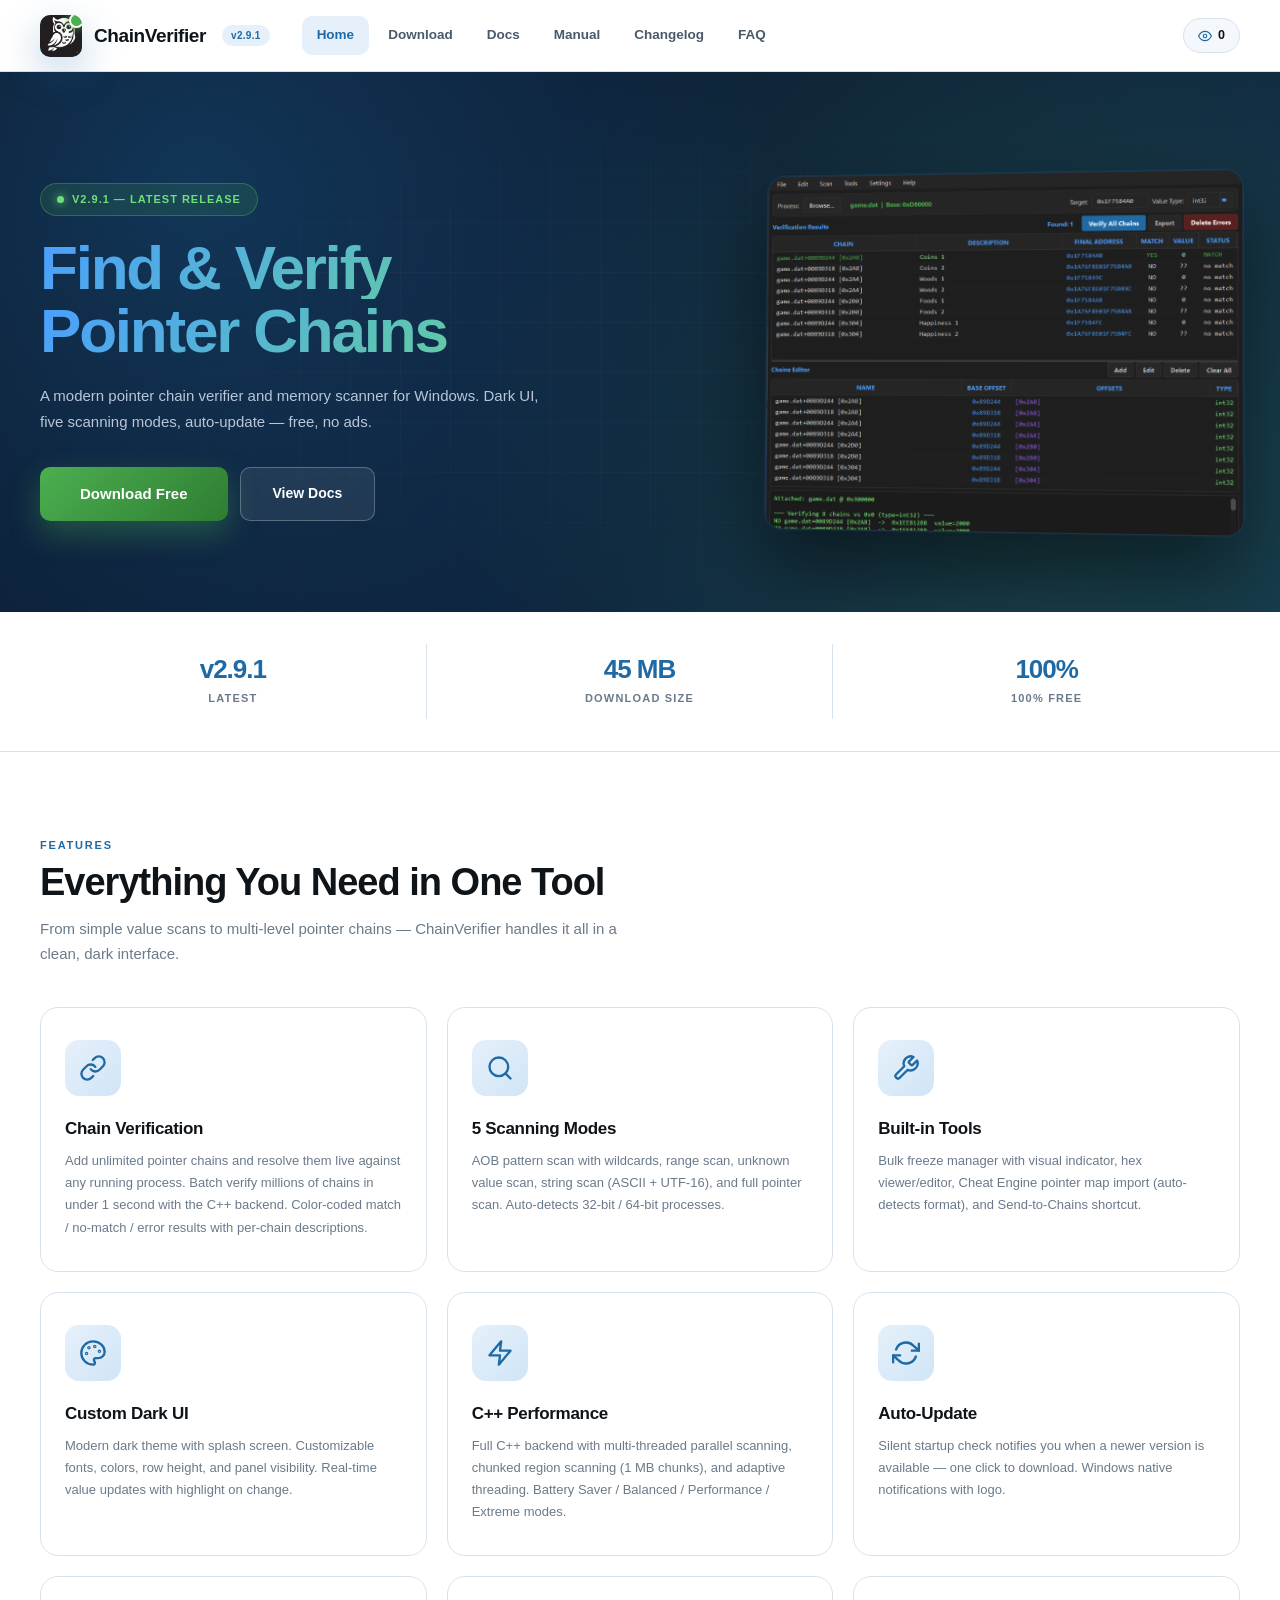
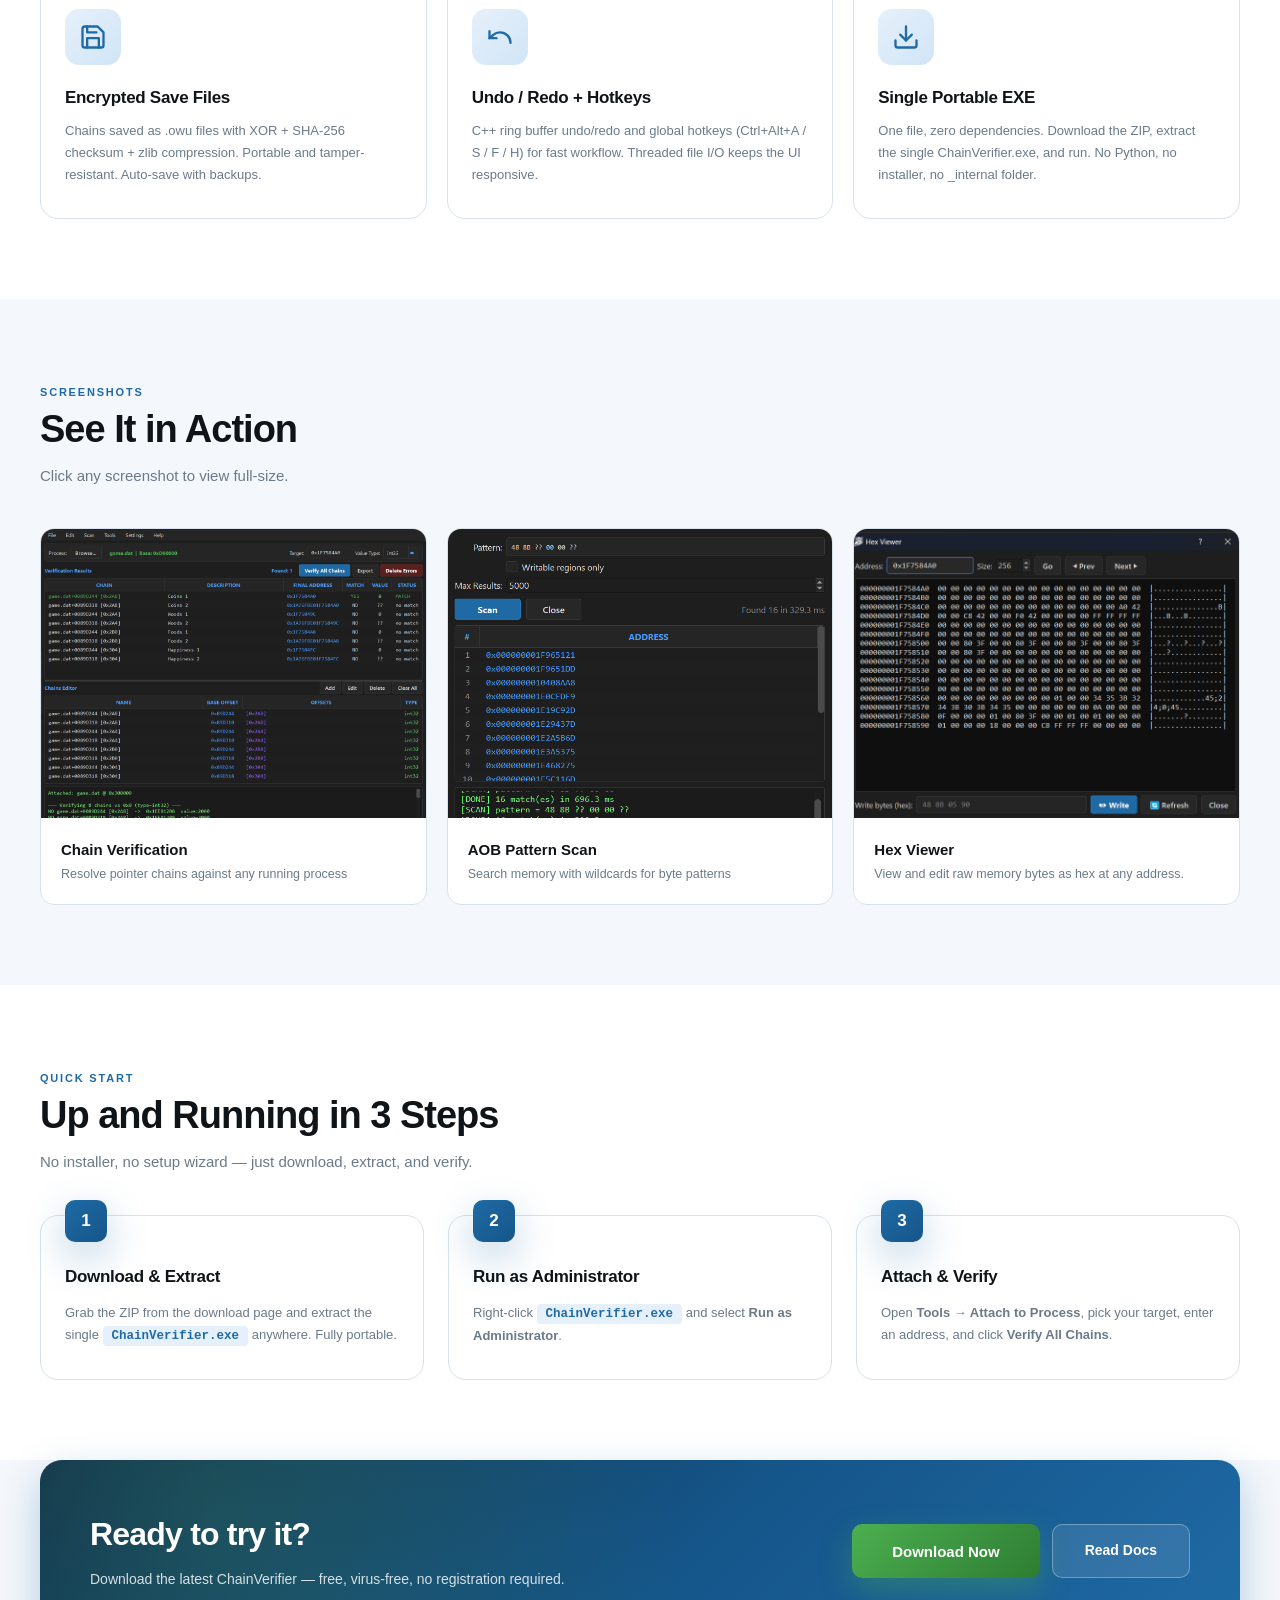
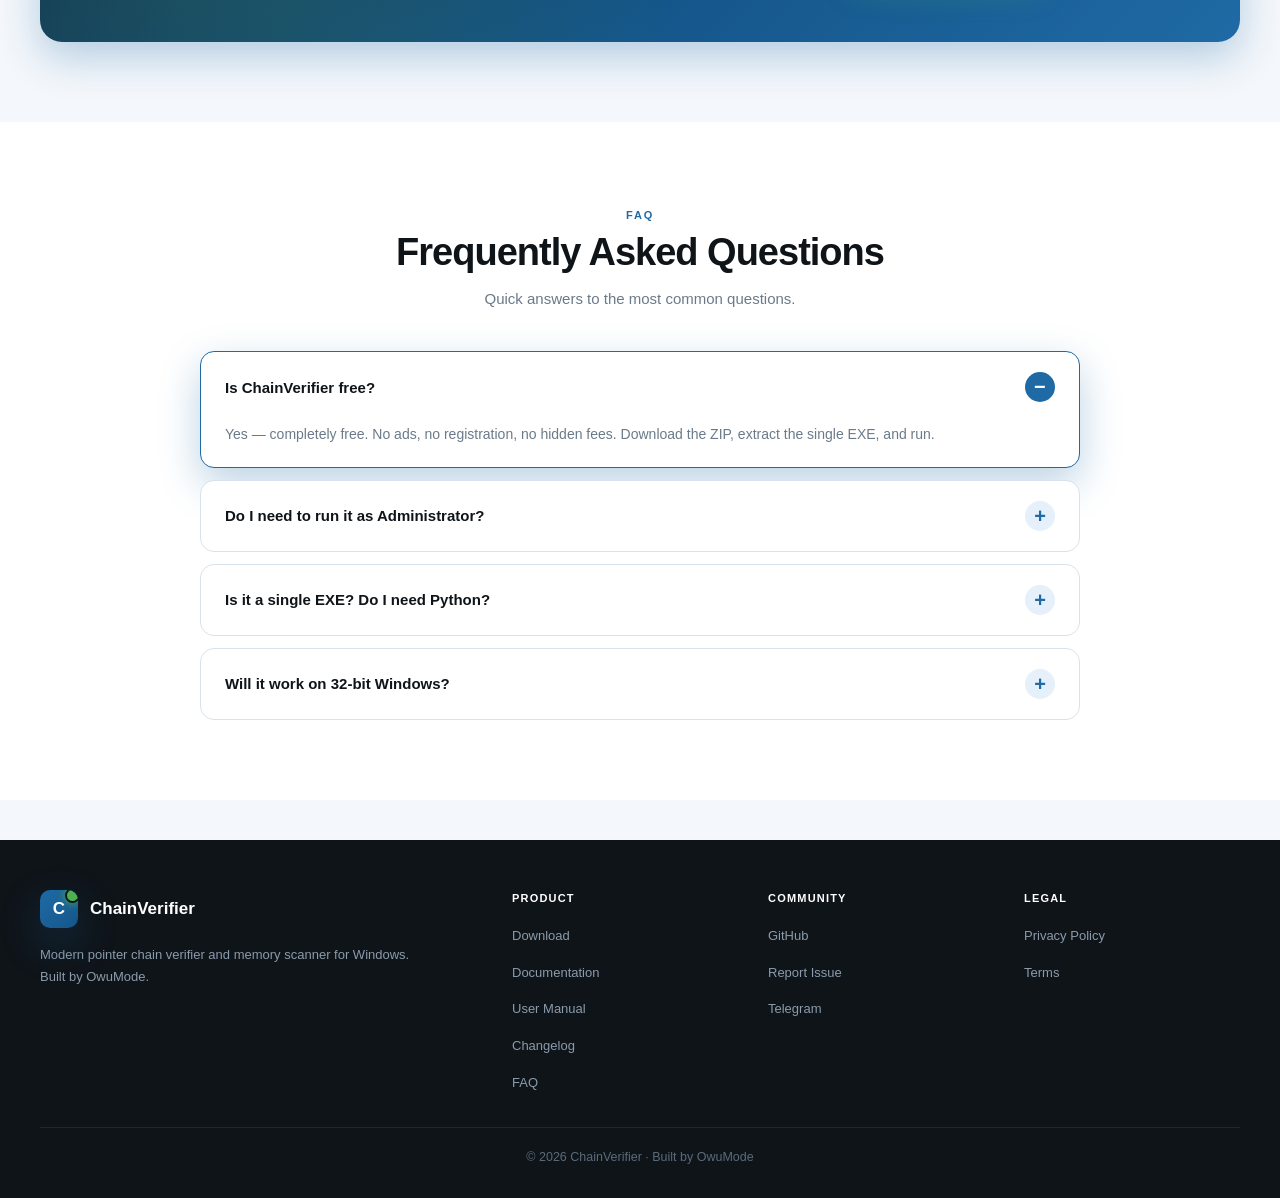
<file: index.html>
<!DOCTYPE html>
<html lang="en">
<head>
    <meta charset="UTF-8">
    <meta name="viewport" content="width=device-width, initial-scale=1.0">
    <meta http-equiv="X-UA-Compatible" content="IE=edge">

    <title>ChainVerifier — Free Pointer Chain Verifier & Memory Scanner for Windows</title>
    <meta name="title" content="ChainVerifier — Free Pointer Chain Verifier & Memory Scanner for Windows">
    <meta name="description" content="ChainVerifier is a free, powerful pointer chain verifier and memory scanner for Windows. Modern dark UI, AOB/range/pointer scans, hex editor, freeze values. No ads, virus-free download.">
    <meta name="keywords" content="ChainVerifier, pointer chain verifier, memory scanner, cheat engine alternative, AOB scan, pointer scan, hex editor, freeze values">
    <meta name="author" content="OwuMode">
    <meta name="robots" content="index, follow">
    <meta name="theme-color" content="#1f6aa5">

    <link rel="canonical" href="https://owumode.store/">

    <meta property="og:type" content="website">
    <meta property="og:url" content="https://owumode.store/">
    <meta property="og:title" content="ChainVerifier — Free Pointer Chain Verifier for Windows">
    <meta property="og:description" content="Free, powerful pointer chain verifier & memory scanner for Windows.">
    <meta property="og:image" content="preview.png">

    <meta name="twitter:card" content="summary_large_image">
    <meta name="twitter:title" content="ChainVerifier — Free Windows Tool">
    <meta name="twitter:description" content="Free pointer chain verifier & memory scanner.">
    <meta name="twitter:image" content="preview.png">

    <link rel="icon" type="image/x-icon" href="icon.ico">
    <link rel="shortcut icon" type="image/x-icon" href="icon.ico">
    <link rel="apple-touch-icon" href="icon.ico">

    <link rel="manifest" href="manifest.json">
    <link rel="stylesheet" href="style.css">

    <script type="application/ld+json">
    {
        "@context": "https://schema.org",
        "@type": "SoftwareApplication",
        "name": "ChainVerifier",
        "operatingSystem": "Windows 10, Windows 11",
        "applicationCategory": "UtilitiesApplication",
        "offers": { "@type": "Offer", "price": "0", "priceCurrency": "USD" },
        "softwareVersion": "2.0.0",
        "description": "Free pointer chain verifier and memory scanner for Windows.",
        "downloadUrl": "https://owumode.store/download/download.html",
        "author": { "@type": "Organization", "name": "OwuMode" }
    }
    </script>
</head>

<body>

    <header class="site-header">
        <div class="container header-inner">
            <a href="index.html" class="brand">
                <span class="brand-logo"><img src="logo.png" alt="ChainVerifier" onerror="this.parentNode.textContent='C';"></span>
                <span class="brand-name">ChainVerifier</span>
                <span class="brand-version" id="headerVersion">v2.0.0</span>
            </a>

            <nav class="nav-menu" id="navMenu">
                <a href="index.html" class="nav-link active" data-i18n="nav.home">Home</a>
                <a href="download/download.html" class="nav-link" data-i18n="nav.download">Download</a>
                <a href="docs/docs.html" class="nav-link" data-i18n="nav.docs">Docs</a>
                <a href="docs/manual.html" class="nav-link" data-i18n="nav.manual">Manual</a>
                <a href="changelog/changelog.html" class="nav-link" data-i18n="nav.changelog">Changelog</a>
                <a href="faq/faq.html" class="nav-link" data-i18n="nav.faq">FAQ</a>
            </nav>

            <div class="visitor-counter">
                <span class="visitor-icon" aria-hidden="true">
                    <svg viewBox="0 0 24 24" width="14" height="14" fill="none" stroke="currentColor" stroke-width="2" stroke-linecap="round" stroke-linejoin="round">
                        <path d="M1 12s4-8 11-8 11 8 11 8-4 8-11 8-11-8-11-8z"></path>
                        <circle cx="12" cy="12" r="3"></circle>
                    </svg>
                </span>
                <span id="visitorCount">0</span>
            </div>

            <button class="mobile-menu-btn" id="mobileMenuBtn" type="button" aria-label="Menu">
                <span></span><span></span><span></span>
            </button>
        </div>
    </header>

    <main>

        <section class="hero">
            <div class="hero-grid-overlay"></div>
            <div class="hero-particles" id="heroParticles"></div>
            <div class="container hero-inner">

                <div class="hero-content">
                    <span class="hero-label" id="heroLabel" data-i18n="hero.label">v2.0.0 — Latest Release</span>
                    <h1>
                        <span data-i18n="hero.title.line1">Find &amp; Verify</span>
                        <span data-i18n="hero.title.line2">Pointer Chains</span>
                    </h1>
                    <p data-i18n="hero.desc">A modern pointer chain verifier and memory scanner for Windows. Dark UI, five scanning modes, auto-update — free, no ads.</p>
                    <div class="hero-actions">
                        <a href="download/download.html" class="hero-btn" data-i18n="hero.btn.download">Download Free</a>
                        <a href="docs/docs.html" class="hero-btn-secondary" data-i18n="hero.btn.docs">View Docs &rarr;</a>
                    </div>
                </div>

                <div class="hero-shot-wrap">
                    <div class="hero-shot">
                        <img src="assest/Screenshot-1.png" alt="ChainVerifier screenshot"
                             onerror="this.style.display='none'; this.parentNode.querySelector('.hero-shot-fallback').classList.add('show');">
                        <div class="hero-shot-fallback">
                            <div class="hsf-bar">
                                <span class="hsf-dot r"></span>
                                <span class="hsf-dot y"></span>
                                <span class="hsf-dot g"></span>
                                <span style="margin-left:10px;color:#7a8ea3;">ChainVerifier.exe</span>
                            </div>
                            <div class="hsf-row hd"><span>Chain</span><span>Match</span><span>Value</span></div>
                            <div class="hsf-row"><span class="hsf-cell b">game.exe+0x89D244</span><span class="hsf-cell g">YES</span><span class="hsf-cell v">42</span></div>
                            <div class="hsf-row"><span class="hsf-cell b">game.exe+0x7D6C</span><span class="hsf-cell g">YES</span><span class="hsf-cell v">128</span></div>
                            <div class="hsf-row"><span class="hsf-cell b">game.exe+0xE2944</span><span style="color:#ff7777;">NO</span><span class="hsf-cell v">&mdash;</span></div>
                            <div class="hsf-row"><span class="hsf-cell b">game.exe+0x7635C</span><span class="hsf-cell g">YES</span><span class="hsf-cell v">999</span></div>
                        </div>
                    </div>
                </div>

            </div>
        </section>

        <section class="stats-bar">
            <div class="container stats-inner">
                <div class="stat-item">
                    <div class="stat-value" id="statVersion">v2.0.0</div>
                    <div class="stat-label" data-i18n="stat.latest">Latest</div>
                </div>
                <div class="stat-item">
                    <div class="stat-value" id="statSize">42 MB</div>
                    <div class="stat-label" data-i18n="stat.size">Download Size</div>
                </div>
                <div class="stat-item">
                    <div class="stat-value">100%</div>
                    <div class="stat-label" data-i18n="stat.free">100% Free</div>
                </div>
            </div>
        </section>

        <section class="section section-alt">
            <div class="container">
                <div class="section-header">
                    <span class="section-label">Features</span>
                    <h2 class="section-title">Everything You Need in One Tool</h2>
                    <p class="section-desc">From simple value scans to multi-level pointer chains — ChainVerifier handles it all in a clean, dark interface.</p>
                </div>
                <div class="features-grid" id="featuresGrid"></div>
            </div>
        </section>

        <section class="section">
            <div class="container">
                <div class="section-header">
                    <span class="section-label">Screenshots</span>
                    <h2 class="section-title">See It in Action</h2>
                    <p class="section-desc">Click any screenshot to view full-size.</p>
                </div>
                <div class="screenshots-grid" id="screenshotsGrid"></div>
            </div>
        </section>

        <section class="section section-alt">
            <div class="container">
                <div class="section-header">
                    <span class="section-label">Quick Start</span>
                    <h2 class="section-title">Up and Running in 3 Steps</h2>
                    <p class="section-desc">No installer, no setup wizard — just download, extract, and verify.</p>
                </div>
                <div class="how-grid">
                    <div class="how-card">
                        <span class="how-number">1</span>
                        <h3>Download &amp; Extract</h3>
                        <p>Grab the ZIP from the download page and extract the single <code data-copy="ChainVerifier.exe">ChainVerifier.exe</code> anywhere. Fully portable.</p>
                    </div>
                    <div class="how-card">
                        <span class="how-number">2</span>
                        <h3>Run as Administrator</h3>
                        <p>Right-click <code data-copy="ChainVerifier.exe">ChainVerifier.exe</code> and select <b>Run as Administrator</b>.</p>
                    </div>
                    <div class="how-card">
                        <span class="how-number">3</span>
                        <h3>Attach &amp; Verify</h3>
                        <p>Open <b>Tools &rarr; Attach to Process</b>, pick your target, enter an address, and click <b>Verify All Chains</b>.</p>
                    </div>
                </div>
            </div>
        </section>

        <section class="cta-section">
            <div class="container">
                <div class="cta-card">
                    <div class="cta-left">
                        <h2 data-i18n="cta.title">Ready to try it?</h2>
                        <p data-i18n="cta.desc">Download the latest ChainVerifier — free, virus-free, no registration required.</p>
                    </div>
                    <div class="cta-right">
                        <a href="download/download.html" class="cta-btn" data-i18n="cta.download">Download Now</a>
                        <a href="docs/docs.html" class="cta-btn-secondary" data-i18n="cta.docs">Read Docs</a>
                    </div>
                </div>
            </div>
        </section>

        <section class="section section-alt">
            <div class="container">
                <div class="section-header centered">
                    <span class="section-label">FAQ</span>
                    <h2 class="section-title">Frequently Asked Questions</h2>
                    <p class="section-desc">Quick answers to the most common questions.</p>
                </div>
                <div class="faq-grid" id="faqGrid"></div>
            </div>
        </section>

    </main>

    <div class="toast" id="toast"><span id="toastMessage"></span></div>

    <footer class="site-footer">
        <div class="container">
            <div class="footer-inner">
                <div>
                    <div class="footer-brand">
                        <span class="brand-logo">C</span>
                        <span>ChainVerifier</span>
                    </div>
                    <p class="footer-about">Modern pointer chain verifier and memory scanner for Windows. Built by OwuMode.</p>
                </div>
                <div class="footer-col">
                    <h4>Product</h4>
                    <ul>
                        <li><a href="download/download.html">Download</a></li>
                        <li><a href="docs/docs.html">Documentation</a></li>
                        <li><a href="docs/manual.html">User Manual</a></li>
                        <li><a href="changelog/changelog.html">Changelog</a></li>
                        <li><a href="faq/faq.html">FAQ</a></li>
                    </ul>
                </div>
                <div class="footer-col">
                    <h4>Community</h4>
                    <ul>
                        <li><a href="https://github.com/owuMode/ChainVerifier" target="_blank" rel="noopener">GitHub</a></li>
                        <li><a href="https://github.com/owuMode/ChainVerifier/issues" target="_blank" rel="noopener">Report Issue</a></li>
                        <li><a href="https://t.me/owumode_chat" target="_blank" rel="noopener">Telegram</a></li>
                    </ul>
                </div>
                <div class="footer-col">
                    <h4>Legal</h4>
                    <ul>
                        <li><a href="privacy.html">Privacy Policy</a></li>
                        <li><a href="terms.html">Terms</a></li>
                    </ul>
                </div>
            </div>
            <div class="footer-bottom">&copy; 2026 ChainVerifier &middot; Built by OwuMode</div>
        </div>
    </footer>

    <script src="shared/data.js"></script>
    <script src="shared/i18n.js"></script>
    <script src="shared/ui-kit.js"></script>
    <script src="script.js"></script>
</body>
</html>
</file>
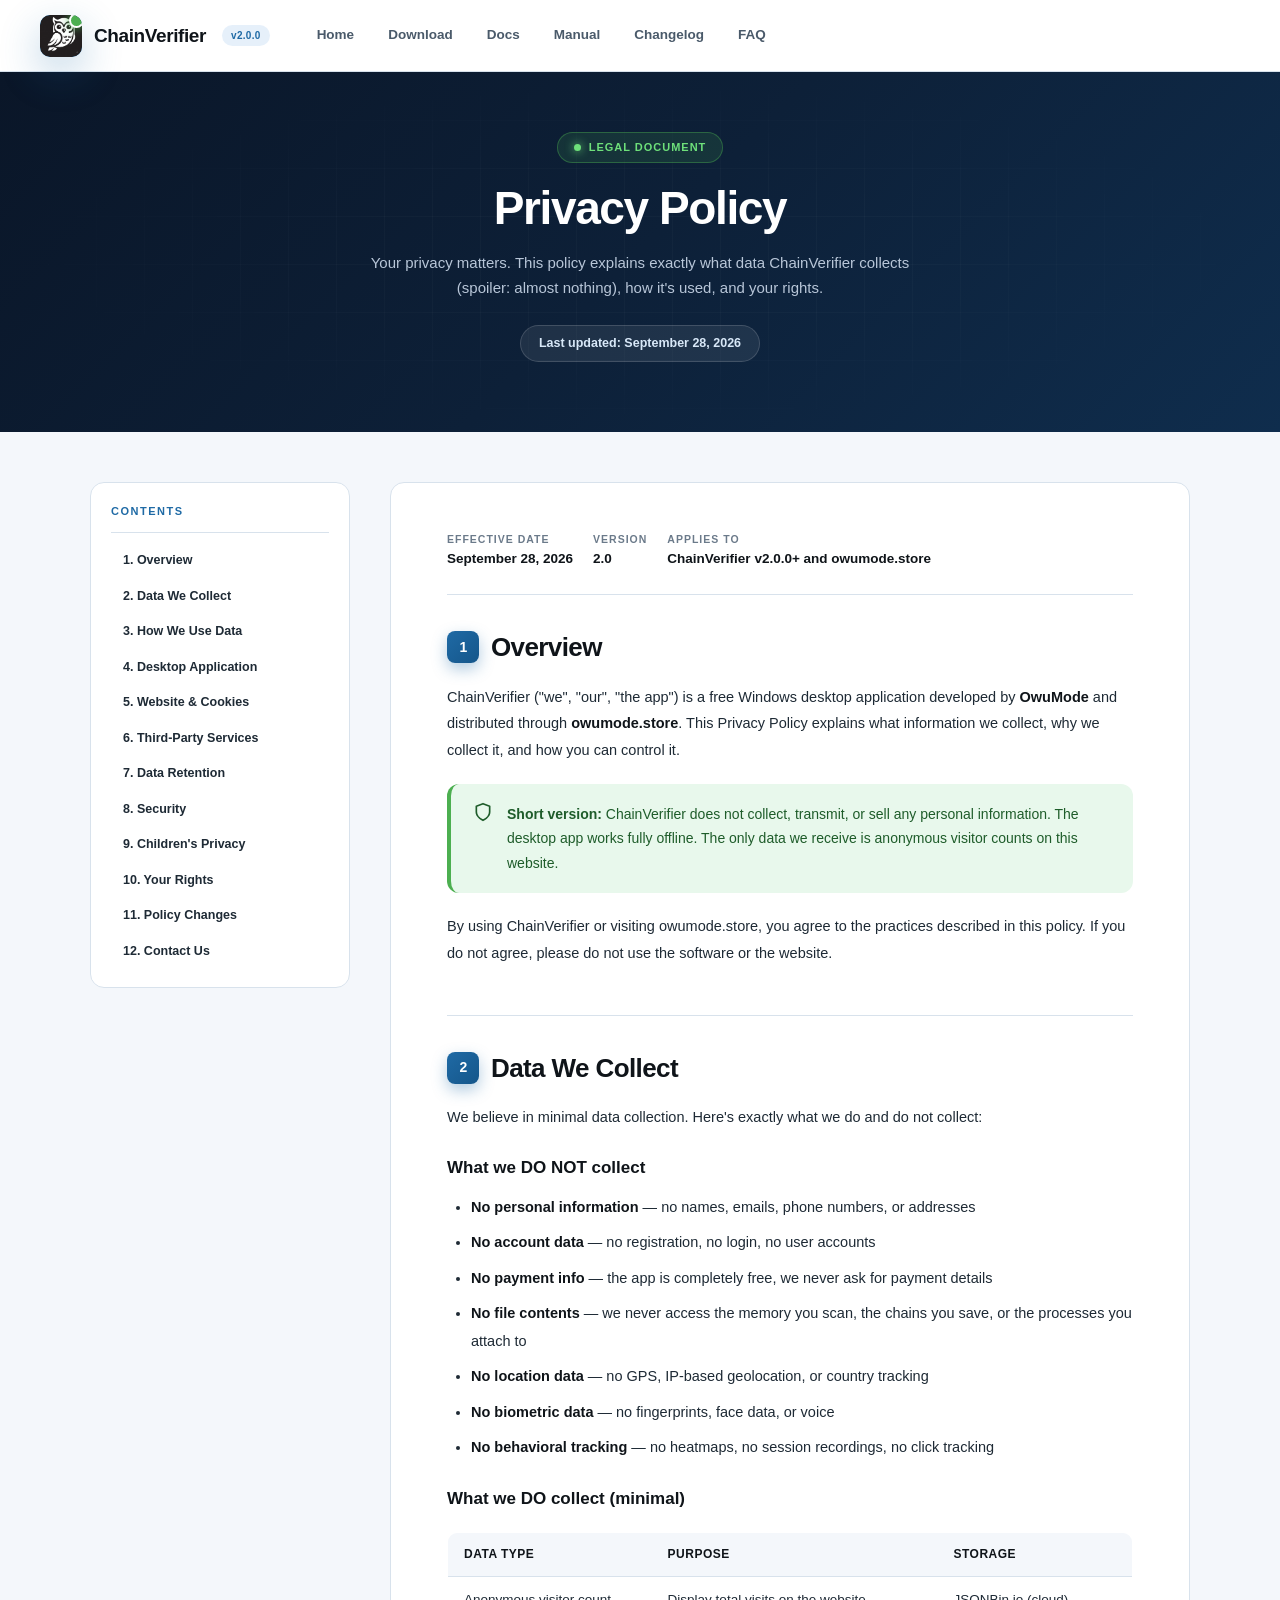
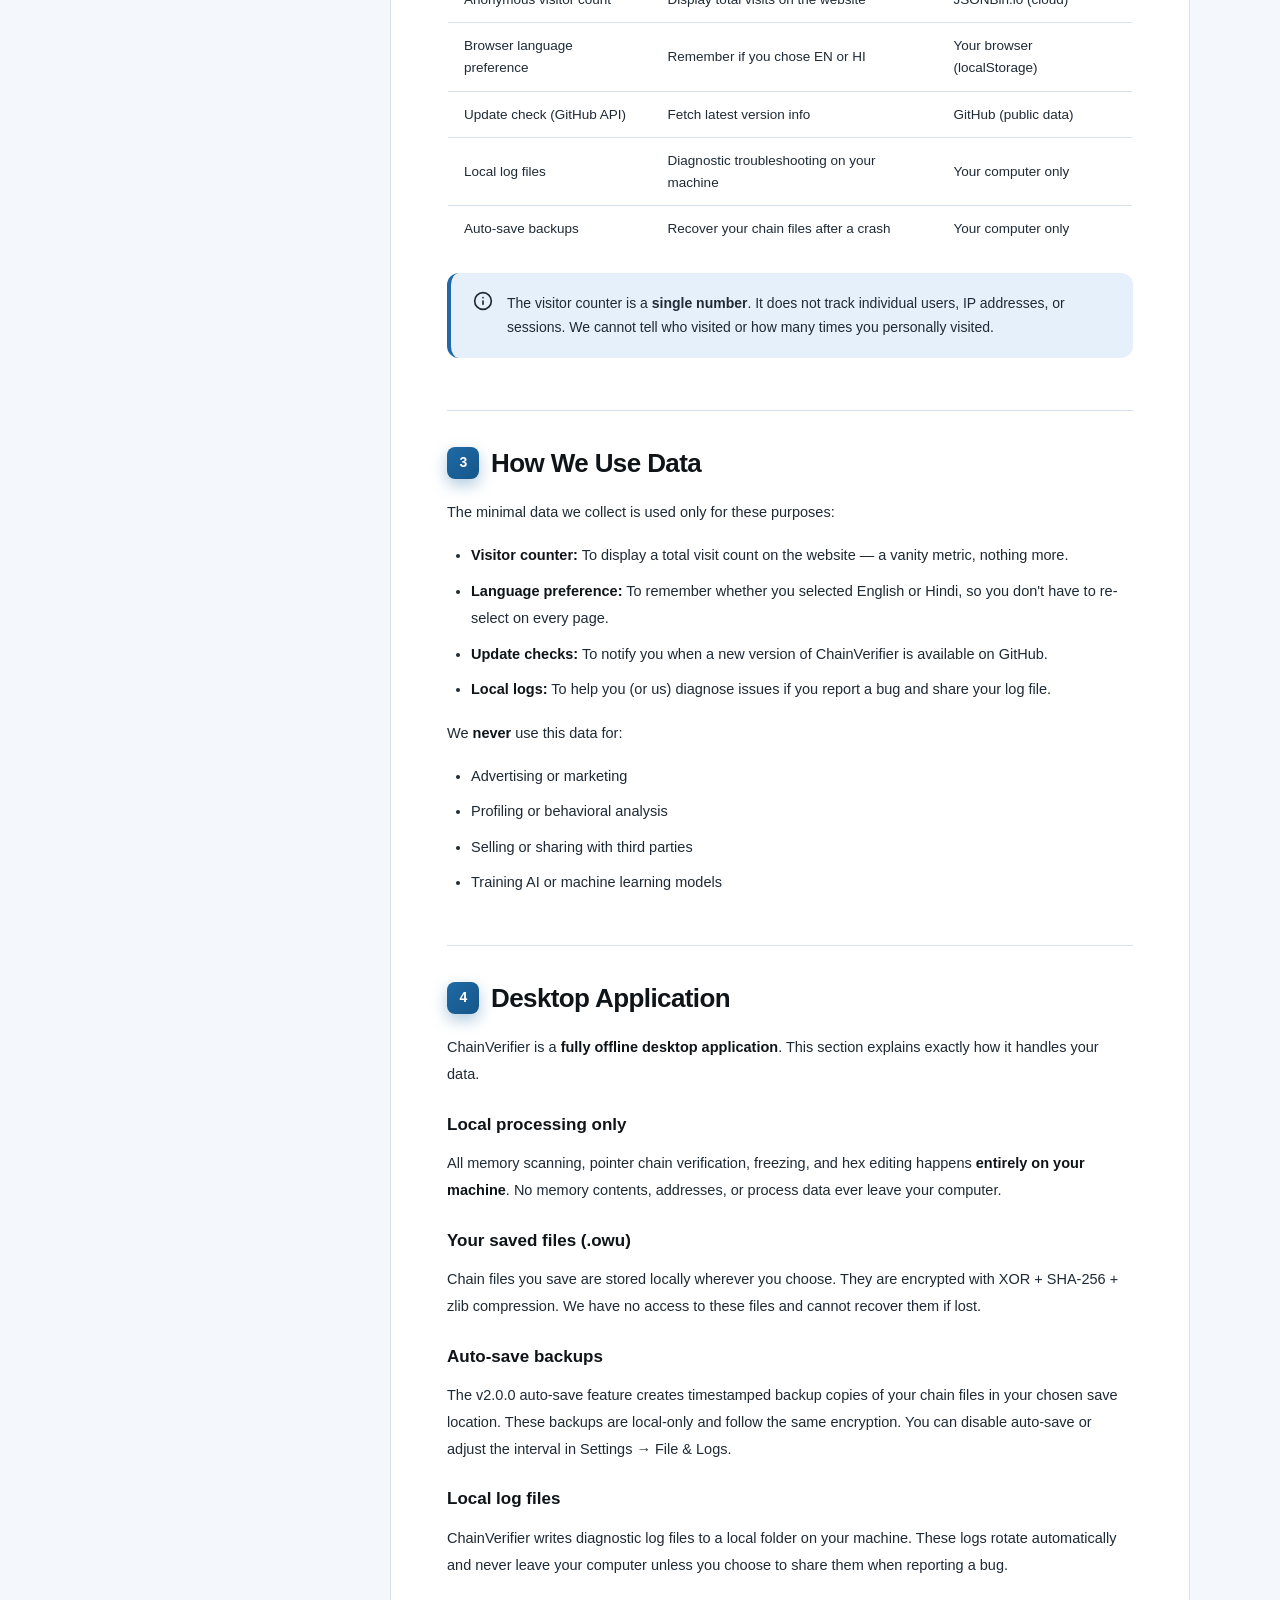
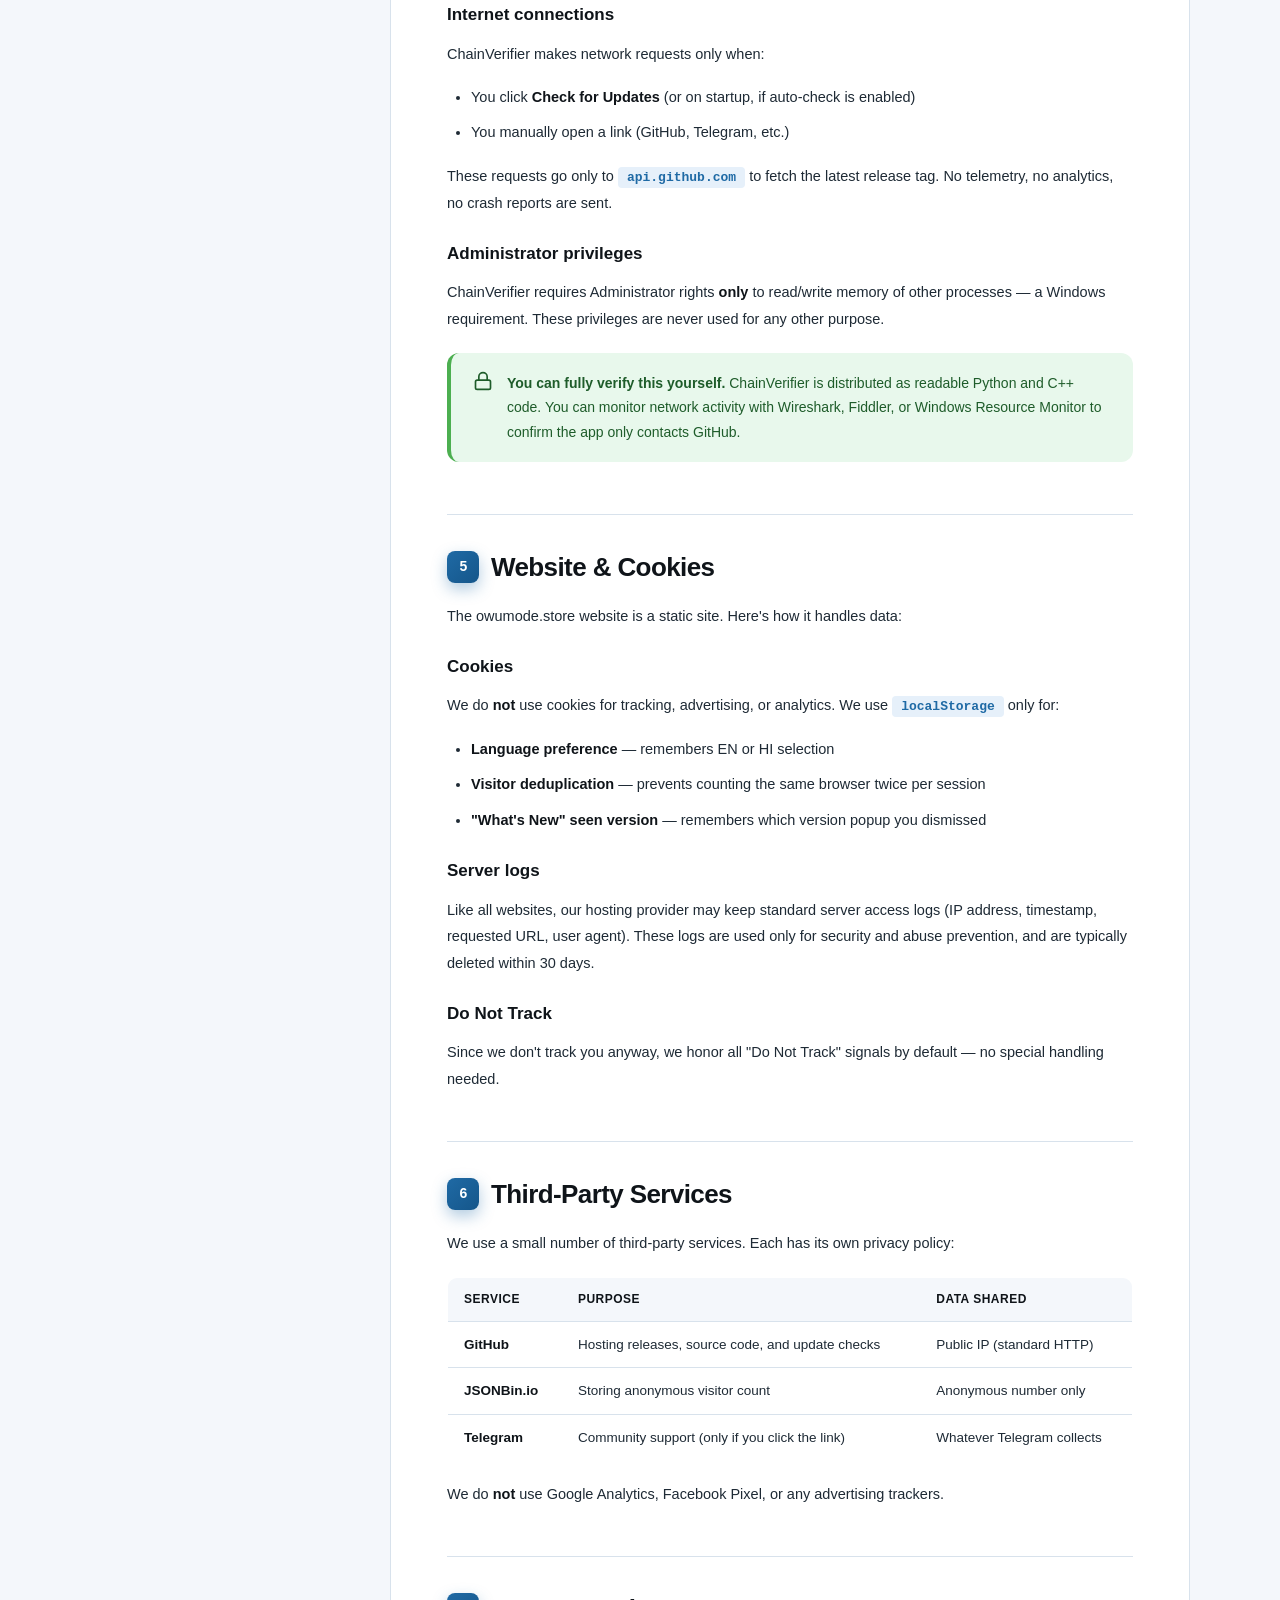
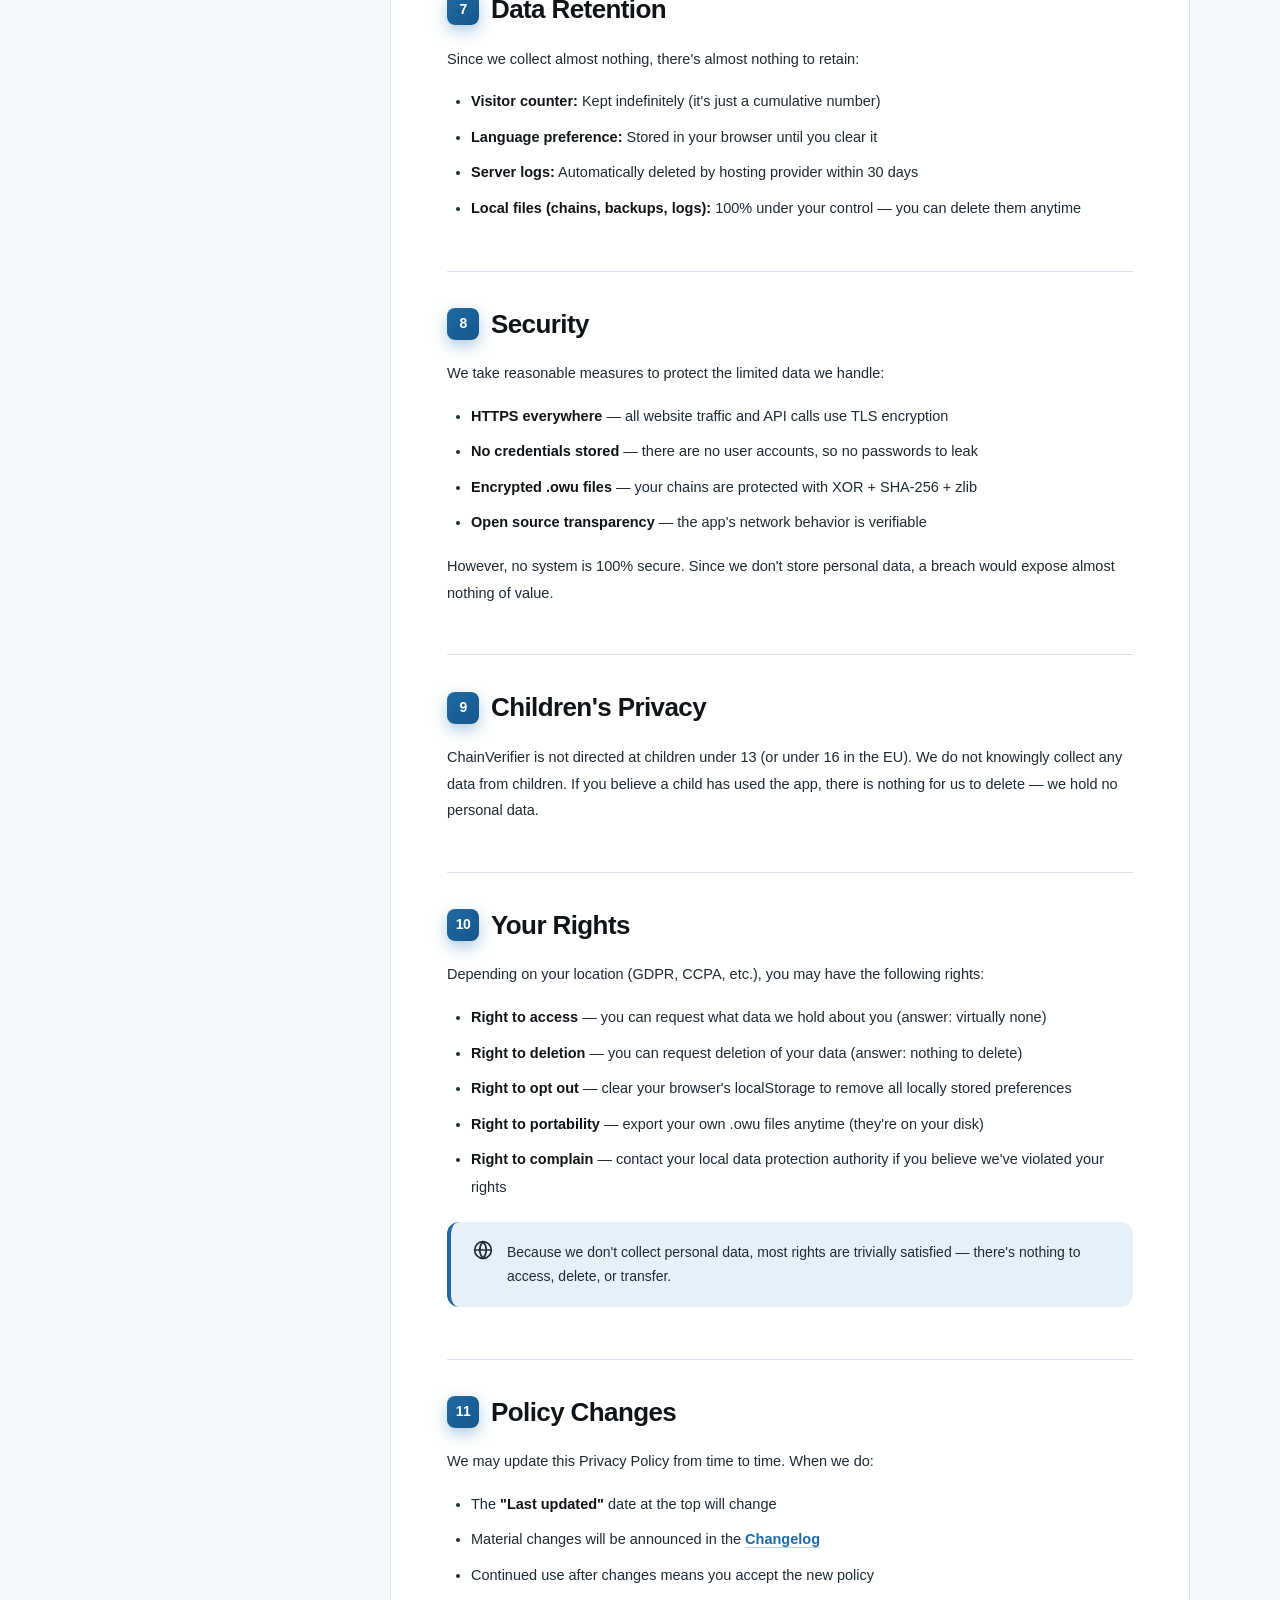
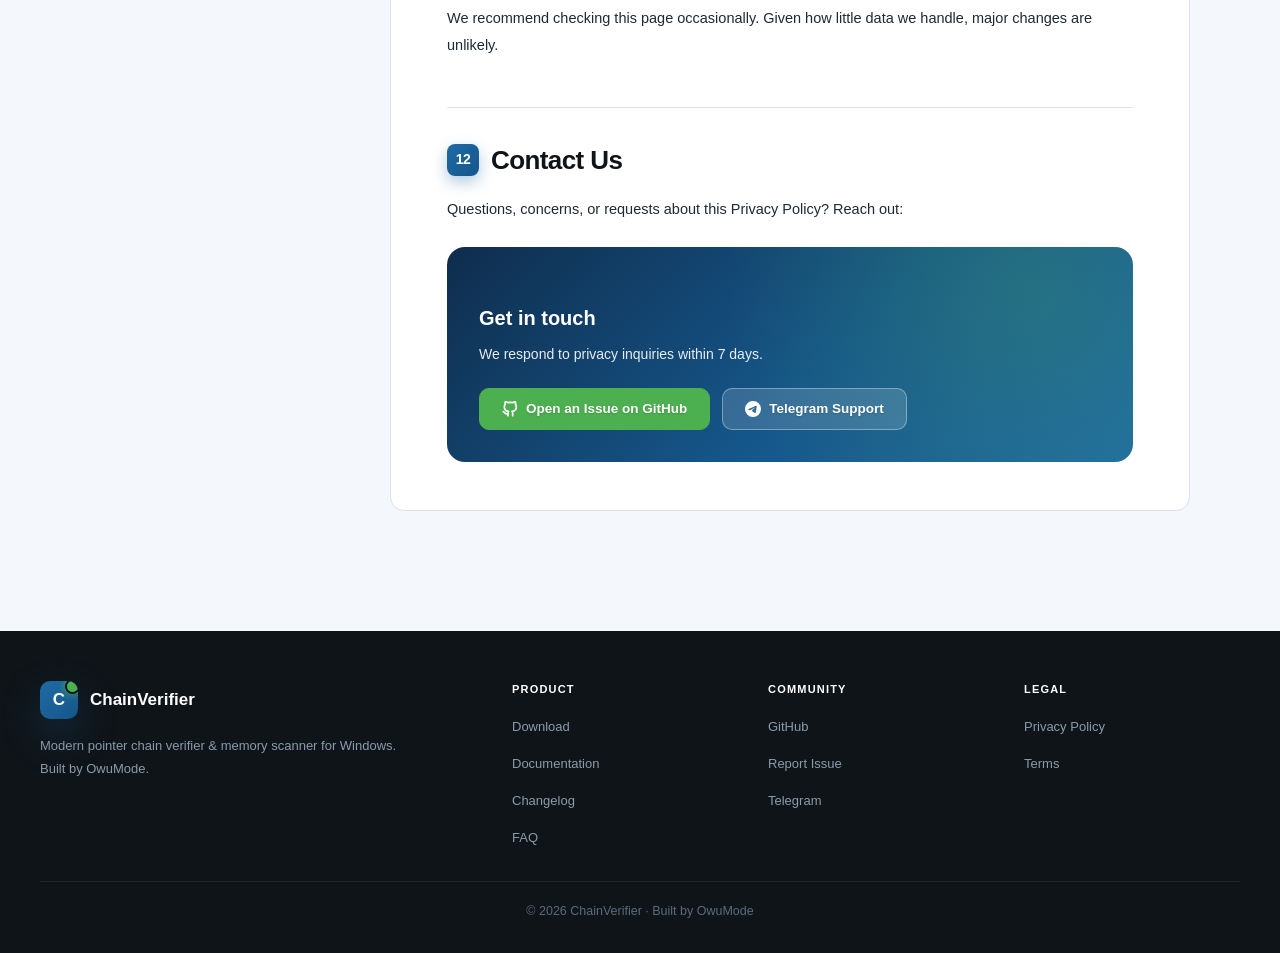
<file: privacy.html>
<!DOCTYPE html>
<html lang="en">
<head>
    <meta charset="UTF-8">
    <meta name="viewport" content="width=device-width, initial-scale=1.0">
    <title>Privacy Policy - ChainVerifier</title>
    <meta name="description" content="ChainVerifier Privacy Policy — how we handle your data, what we collect, and your rights. We do not collect personal information.">
    <meta name="theme-color" content="#1f6aa5">
    <link rel="canonical" href="https://owumode.store/privacy.html">
    <link rel="icon" type="image/x-icon" href="icon.ico">
    <link rel="shortcut icon" type="image/x-icon" href="icon.ico">
    <link rel="apple-touch-icon" href="icon.ico">
    <link rel="stylesheet" href="style.css">

    <style>
        /* ─── Legal Page Specific Styles ─── */
        .legal-hero {
            background: linear-gradient(135deg, #0a1628 0%, #0d2038 50%, #0f2d4d 100%);
            color: #fff;
            padding: 60px 0 70px;
            position: relative;
            overflow: hidden;
        }
        .legal-hero::before {
            content: "";
            position: absolute;
            inset: 0;
            background-image:
                linear-gradient(rgba(255, 255, 255, 0.025) 1px, transparent 1px),
                linear-gradient(90deg, rgba(255, 255, 255, 0.025) 1px, transparent 1px);
            background-size: 48px 48px;
            -webkit-mask-image: radial-gradient(ellipse at center, black 30%, transparent 75%);
                    mask-image: radial-gradient(ellipse at center, black 30%, transparent 75%);
            pointer-events: none;
        }
        .legal-hero-inner {
            position: relative;
            z-index: 2;
            text-align: center;
            max-width: 720px;
            margin: 0 auto;
        }
        .legal-hero-badge {
            display: inline-flex;
            align-items: center;
            gap: 8px;
            padding: 6px 16px;
            background: rgba(76, 175, 80, 0.15);
            border: 1px solid rgba(76, 175, 80, 0.4);
            color: #6ee07a;
            border-radius: var(--radius-full);
            font-size: 11px;
            font-weight: 900;
            letter-spacing: 1px;
            text-transform: uppercase;
            margin-bottom: 20px;
        }
        .legal-hero-badge::before {
            content: "";
            width: 7px;
            height: 7px;
            background: #6ee07a;
            border-radius: 50%;
            box-shadow: 0 0 10px #6ee07a;
        }
        .legal-hero h1 {
            font-size: clamp(30px, 4.5vw, 46px);
            font-weight: 900;
            letter-spacing: -1.4px;
            line-height: 1.1;
            margin-bottom: 16px;
        }
        .legal-hero p {
            color: #b8c6d8;
            font-size: 15px;
            line-height: 1.7;
            max-width: 560px;
            margin: 0 auto;
        }
        .legal-hero-date {
            display: inline-flex;
            align-items: center;
            gap: 8px;
            margin-top: 24px;
            padding: 8px 18px;
            background: rgba(255, 255, 255, 0.08);
            border: 1px solid rgba(255, 255, 255, 0.15);
            border-radius: var(--radius-full);
            font-size: 12.5px;
            font-weight: 700;
            color: #d8e8f8;
        }

        .legal-layout {
            display: grid;
            grid-template-columns: 260px 1fr;
            gap: 40px;
            align-items: start;
            max-width: 1100px;
            margin: 0 auto;
        }

        .legal-toc {
            position: sticky;
            top: 96px;
            background: #fff;
            border: 1px solid var(--border);
            border-radius: 14px;
            padding: 20px;
            max-height: calc(100vh - 120px);
            overflow-y: auto;
        }
        .legal-toc h4 {
            color: var(--primary);
            font-size: 11px;
            font-weight: 900;
            letter-spacing: 1.5px;
            text-transform: uppercase;
            margin-bottom: 12px;
            padding-bottom: 12px;
            border-bottom: 1px solid var(--border);
        }
        .legal-toc ul {
            list-style: none;
            padding: 0;
            display: flex;
            flex-direction: column;
            gap: 4px;
        }
        .legal-toc a {
            display: block;
            padding: 7px 12px;
            color: var(--text);
            border-radius: 8px;
            font-size: 12.5px;
            font-weight: 700;
            transition: all 0.15s ease;
            line-height: 1.4;
            text-decoration: none;
        }
        .legal-toc a:hover {
            background: var(--primary-light);
            color: var(--primary);
            transform: translateX(3px);
        }

        .legal-content {
            background: #fff;
            border: 1px solid var(--border);
            border-radius: 14px;
            padding: 48px 56px;
        }
        .legal-content section {
            padding-bottom: 32px;
            margin-bottom: 32px;
            border-bottom: 1px solid var(--border);
            scroll-margin-top: 90px;
        }
        .legal-content section:last-child {
            border-bottom: none;
            padding-bottom: 0;
            margin-bottom: 0;
        }
        .legal-content h2 {
            color: var(--black);
            font-size: 26px;
            font-weight: 900;
            letter-spacing: -0.6px;
            margin-bottom: 16px;
            display: flex;
            align-items: center;
            gap: 12px;
        }
        .legal-content h2 .num {
            display: inline-flex;
            align-items: center;
            justify-content: center;
            width: 32px;
            height: 32px;
            background: linear-gradient(135deg, var(--primary) 0%, var(--primary-dark) 100%);
            color: #fff;
            border-radius: 8px;
            font-size: 14px;
            font-weight: 900;
            flex-shrink: 0;
            box-shadow: 0 6px 15px var(--primary-glow);
        }
        .legal-content h3 {
            color: var(--black);
            font-size: 17px;
            font-weight: 900;
            margin: 24px 0 12px;
        }
        .legal-content p {
            color: var(--text);
            font-size: 14.5px;
            line-height: 1.85;
            margin-bottom: 16px;
        }
        .legal-content ul, .legal-content ol {
            padding-left: 24px;
            color: var(--text);
            font-size: 14.5px;
            line-height: 1.9;
            margin-bottom: 16px;
        }
        .legal-content li {
            margin-bottom: 8px;
        }
        .legal-content strong {
            color: var(--black);
            font-weight: 800;
        }
        .legal-content a {
            color: var(--primary);
            font-weight: 700;
            text-decoration: underline;
            text-decoration-color: rgba(31, 106, 165, 0.3);
            text-underline-offset: 3px;
            transition: all 0.15s ease;
        }
        .legal-content a:hover {
            text-decoration-color: var(--primary);
        }
        .legal-content code {
            padding: 3px 9px;
            background: var(--primary-light);
            color: var(--primary);
            border-radius: 4px;
            font-family: 'JetBrains Mono', Consolas, monospace;
            font-size: 13px;
            font-weight: 600;
        }

        .legal-box {
            padding: 18px 22px;
            border-radius: 12px;
            margin: 20px 0;
            font-size: 14px;
            line-height: 1.75;
            display: flex;
            gap: 14px;
            align-items: flex-start;
        }
        .legal-box-icon {
            font-size: 20px;
            flex-shrink: 0;
            line-height: 1.2;
            display: flex;
            align-items: center;
        }
        .legal-box-icon svg {
            width: 20px;
            height: 20px;
            stroke-width: 2;
            fill: none;
            stroke: currentColor;
            stroke-linecap: round;
            stroke-linejoin: round;
        }
        .legal-box-info {
            background: var(--primary-light);
            border-left: 4px solid var(--primary);
            color: var(--text);
        }
        .legal-box-success {
            background: #e8f8ec;
            border-left: 4px solid var(--green);
            color: #1e5c2a;
        }
        .legal-box-warn {
            background: #fff8e1;
            border-left: 4px solid var(--yellow);
            color: #7a5a00;
        }
        .legal-box-danger {
            background: #ffebee;
            border-left: 4px solid var(--red);
            color: #a02020;
        }
        .legal-box strong {
            color: inherit;
            font-weight: 900;
        }

        .legal-table {
            width: 100%;
            border-collapse: collapse;
            margin: 20px 0;
            font-size: 13.5px;
            border: 1px solid var(--border);
            border-radius: 10px;
            overflow: hidden;
        }
        .legal-table th {
            background: var(--bg);
            color: var(--black);
            font-weight: 900;
            text-align: left;
            padding: 12px 16px;
            border-bottom: 1px solid var(--border);
            font-size: 12px;
            letter-spacing: 0.5px;
            text-transform: uppercase;
        }
        .legal-table td {
            padding: 12px 16px;
            border-bottom: 1px solid var(--border);
            color: var(--text);
            line-height: 1.6;
        }
        .legal-table tr:last-child td {
            border-bottom: none;
        }
        .legal-table tr:hover td {
            background: var(--bg);
        }

        .legal-contact-card {
            background: linear-gradient(135deg, #0f2d4d 0%, #15568a 55%, #1f6aa5 100%);
            color: #fff;
            padding: 32px;
            border-radius: 18px;
            margin-top: 24px;
            position: relative;
            overflow: hidden;
        }
        .legal-contact-card::before {
            content: "";
            position: absolute;
            inset: 0;
            background-image: radial-gradient(circle at 85% 20%, rgba(76, 175, 80, 0.25) 0%, transparent 50%);
            pointer-events: none;
        }
        .legal-contact-card h3 {
            color: #ffffff !important;
            font-size: 20px;
            font-weight: 900;
            margin-bottom: 8px;
            position: relative;
            z-index: 2;
        }
        .legal-contact-card p {
            color: rgba(255, 255, 255, 0.9) !important;
            font-size: 14px;
            margin-bottom: 20px;
            position: relative;
            z-index: 2;
        }
        .legal-contact-links {
            display: flex;
            gap: 12px;
            flex-wrap: wrap;
            position: relative;
            z-index: 2;
        }

        .legal-contact-btn {
            display: inline-flex !important;
            align-items: center;
            justify-content: center;
            gap: 8px;
            padding: 12px 22px;
            background: rgba(255, 255, 255, 0.15);
            border: 1.5px solid rgba(255, 255, 255, 0.35);
            color: #ffffff !important;
            border-radius: 10px;
            font-size: 13.5px;
            font-weight: 900;
            text-decoration: none !important;
            transition: all 0.15s ease;
            text-shadow: 0 1px 2px rgba(0, 0, 0, 0.15);
            font-family: inherit;
            line-height: 1.2;
        }
        .legal-contact-btn:hover {
            background: rgba(255, 255, 255, 0.28);
            border-color: rgba(255, 255, 255, 0.6);
            color: #ffffff !important;
            transform: translateY(-2px);
            box-shadow: 0 8px 20px rgba(0, 0, 0, 0.2);
        }
        .legal-contact-btn svg {
            flex-shrink: 0;
            display: block;
            width: 16px;
            height: 16px;
        }
        .legal-contact-btn span {
            display: inline-block;
        }

        .legal-contact-btn-primary {
            background: #4caf50 !important;
            border-color: #4caf50 !important;
            color: #ffffff !important;
        }
        .legal-contact-btn-primary:hover {
            background: #2e7d32 !important;
            border-color: #2e7d32 !important;
            color: #ffffff !important;
        }

        .legal-meta {
            display: flex;
            gap: 20px;
            flex-wrap: wrap;
            margin-bottom: 32px;
            padding-bottom: 24px;
            border-bottom: 1px solid var(--border);
        }
        .legal-meta-item {
            display: flex;
            flex-direction: column;
            gap: 2px;
        }
        .legal-meta-label {
            font-size: 10.5px;
            font-weight: 900;
            letter-spacing: 1px;
            text-transform: uppercase;
            color: var(--muted);
        }
        .legal-meta-value {
            font-size: 13.5px;
            font-weight: 800;
            color: var(--black);
        }

        @media (max-width: 1024px) {
            .legal-layout { grid-template-columns: 1fr; gap: 24px; }
            .legal-toc { position: static; max-height: none; }
            .legal-content { padding: 32px 28px; }
        }
        @media (max-width: 600px) {
            .legal-content { padding: 24px 20px; }
            .legal-content h2 { font-size: 22px; }
            .legal-table { font-size: 12.5px; }
            .legal-table th, .legal-table td { padding: 10px 12px; }
            .legal-contact-links { flex-direction: column; }
            .legal-contact-btn { width: 100%; }
        }
    </style>
</head>

<body>

    <!-- HEADER -->
    <header class="site-header">
        <div class="container header-inner">
            <a href="index.html" class="brand">
                <span class="brand-logo"><img src="logo.png" alt="ChainVerifier" onerror="this.parentNode.textContent='C';"></span>
                <span class="brand-name">ChainVerifier</span>
                <span class="brand-version">v2.0.0</span>
            </a>
            <nav class="nav-menu" id="navMenu">
                <a href="index.html" class="nav-link">Home</a>
                <a href="download/download.html" class="nav-link">Download</a>
                <a href="docs/docs.html" class="nav-link">Docs</a>
                <a href="docs/manual.html" class="nav-link">Manual</a>
                <a href="changelog/changelog.html" class="nav-link">Changelog</a>
                <a href="faq/faq.html" class="nav-link">FAQ</a>
            </nav>
            <button class="mobile-menu-btn" id="mobileMenuBtn" type="button" aria-label="Menu">
                <span></span><span></span><span></span>
            </button>
        </div>
    </header>

    <!-- HERO -->
    <section class="legal-hero">
        <div class="container legal-hero-inner">
            <div class="legal-hero-badge">Legal Document</div>
            <h1>Privacy Policy</h1>
            <p>Your privacy matters. This policy explains exactly what data ChainVerifier collects (spoiler: almost nothing), how it's used, and your rights.</p>
            <div class="legal-hero-date">
                <span>Last updated: September 28, 2026</span>
            </div>
        </div>
    </section>

    <!-- CONTENT -->
    <main class="section" style="padding-top: 50px;">
        <div class="container">
            <div class="legal-layout">

                <!-- TABLE OF CONTENTS -->
                <aside class="legal-toc">
                    <h4>Contents</h4>
                    <ul>
                        <li><a href="#overview">1. Overview</a></li>
                        <li><a href="#data-collect">2. Data We Collect</a></li>
                        <li><a href="#data-use">3. How We Use Data</a></li>
                        <li><a href="#desktop-app">4. Desktop Application</a></li>
                        <li><a href="#website">5. Website & Cookies</a></li>
                        <li><a href="#third-party">6. Third-Party Services</a></li>
                        <li><a href="#retention">7. Data Retention</a></li>
                        <li><a href="#security">8. Security</a></li>
                        <li><a href="#children">9. Children's Privacy</a></li>
                        <li><a href="#rights">10. Your Rights</a></li>
                        <li><a href="#changes">11. Policy Changes</a></li>
                        <li><a href="#contact">12. Contact Us</a></li>
                    </ul>
                </aside>

                <!-- MAIN CONTENT -->
                <article class="legal-content">

                    <div class="legal-meta">
                        <div class="legal-meta-item">
                            <span class="legal-meta-label">Effective Date</span>
                            <span class="legal-meta-value">September 28, 2026</span>
                        </div>
                        <div class="legal-meta-item">
                            <span class="legal-meta-label">Version</span>
                            <span class="legal-meta-value">2.0</span>
                        </div>
                        <div class="legal-meta-item">
                            <span class="legal-meta-label">Applies To</span>
                            <span class="legal-meta-value">ChainVerifier v2.0.0+ and owumode.store</span>
                        </div>
                    </div>

                    <!-- 1. OVERVIEW -->
                    <section id="overview">
                        <h2><span class="num">1</span> Overview</h2>
                        <p>ChainVerifier ("we", "our", "the app") is a free Windows desktop application developed by <strong>OwuMode</strong> and distributed through <strong>owumode.store</strong>. This Privacy Policy explains what information we collect, why we collect it, and how you can control it.</p>

                        <div class="legal-box legal-box-success">
                            <span class="legal-box-icon">
                                <svg viewBox="0 0 24 24"><path d="M12 22s8-4 8-10V5l-8-3-8 3v7c0 6 8 10 8 10z"/></svg>
                            </span>
                            <div><strong>Short version:</strong> ChainVerifier does not collect, transmit, or sell any personal information. The desktop app works fully offline. The only data we receive is anonymous visitor counts on this website.</div>
                        </div>

                        <p>By using ChainVerifier or visiting owumode.store, you agree to the practices described in this policy. If you do not agree, please do not use the software or the website.</p>
                    </section>

                    <!-- 2. DATA WE COLLECT -->
                    <section id="data-collect">
                        <h2><span class="num">2</span> Data We Collect</h2>
                        <p>We believe in minimal data collection. Here's exactly what we do and do not collect:</p>

                        <h3>What we DO NOT collect</h3>
                        <ul>
                            <li><strong>No personal information</strong> — no names, emails, phone numbers, or addresses</li>
                            <li><strong>No account data</strong> — no registration, no login, no user accounts</li>
                            <li><strong>No payment info</strong> — the app is completely free, we never ask for payment details</li>
                            <li><strong>No file contents</strong> — we never access the memory you scan, the chains you save, or the processes you attach to</li>
                            <li><strong>No location data</strong> — no GPS, IP-based geolocation, or country tracking</li>
                            <li><strong>No biometric data</strong> — no fingerprints, face data, or voice</li>
                            <li><strong>No behavioral tracking</strong> — no heatmaps, no session recordings, no click tracking</li>
                        </ul>

                        <h3>What we DO collect (minimal)</h3>
                        <table class="legal-table">
                            <thead>
                                <tr>
                                    <th>Data Type</th>
                                    <th>Purpose</th>
                                    <th>Storage</th>
                                </tr>
                            </thead>
                            <tbody>
                                <tr>
                                    <td>Anonymous visitor count</td>
                                    <td>Display total visits on the website</td>
                                    <td>JSONBin.io (cloud)</td>
                                </tr>
                                <tr>
                                    <td>Browser language preference</td>
                                    <td>Remember if you chose EN or HI</td>
                                    <td>Your browser (localStorage)</td>
                                </tr>
                                <tr>
                                    <td>Update check (GitHub API)</td>
                                    <td>Fetch latest version info</td>
                                    <td>GitHub (public data)</td>
                                </tr>
                                <tr>
                                    <td>Local log files</td>
                                    <td>Diagnostic troubleshooting on your machine</td>
                                    <td>Your computer only</td>
                                </tr>
                                <tr>
                                    <td>Auto-save backups</td>
                                    <td>Recover your chain files after a crash</td>
                                    <td>Your computer only</td>
                                </tr>
                            </tbody>
                        </table>

                        <div class="legal-box legal-box-info">
                            <span class="legal-box-icon">
                                <svg viewBox="0 0 24 24"><circle cx="12" cy="12" r="10"/><line x1="12" y1="16" x2="12" y2="12"/><line x1="12" y1="8" x2="12.01" y2="8"/></svg>
                            </span>
                            <div>The visitor counter is a <strong>single number</strong>. It does not track individual users, IP addresses, or sessions. We cannot tell who visited or how many times you personally visited.</div>
                        </div>
                    </section>

                    <!-- 3. HOW WE USE DATA -->
                    <section id="data-use">
                        <h2><span class="num">3</span> How We Use Data</h2>
                        <p>The minimal data we collect is used only for these purposes:</p>
                        <ul>
                            <li><strong>Visitor counter:</strong> To display a total visit count on the website — a vanity metric, nothing more.</li>
                            <li><strong>Language preference:</strong> To remember whether you selected English or Hindi, so you don't have to re-select on every page.</li>
                            <li><strong>Update checks:</strong> To notify you when a new version of ChainVerifier is available on GitHub.</li>
                            <li><strong>Local logs:</strong> To help you (or us) diagnose issues if you report a bug and share your log file.</li>
                        </ul>

                        <p>We <strong>never</strong> use this data for:</p>
                        <ul>
                            <li>Advertising or marketing</li>
                            <li>Profiling or behavioral analysis</li>
                            <li>Selling or sharing with third parties</li>
                            <li>Training AI or machine learning models</li>
                        </ul>
                    </section>

                    <!-- 4. DESKTOP APP -->
                    <section id="desktop-app">
                        <h2><span class="num">4</span> Desktop Application</h2>
                        <p>ChainVerifier is a <strong>fully offline desktop application</strong>. This section explains exactly how it handles your data.</p>

                        <h3>Local processing only</h3>
                        <p>All memory scanning, pointer chain verification, freezing, and hex editing happens <strong>entirely on your machine</strong>. No memory contents, addresses, or process data ever leave your computer.</p>

                        <h3>Your saved files (.owu)</h3>
                        <p>Chain files you save are stored locally wherever you choose. They are encrypted with XOR + SHA-256 + zlib compression. We have no access to these files and cannot recover them if lost.</p>

                        <h3>Auto-save backups</h3>
                        <p>The v2.0.0 auto-save feature creates timestamped backup copies of your chain files in your chosen save location. These backups are local-only and follow the same encryption. You can disable auto-save or adjust the interval in Settings → File &amp; Logs.</p>

                        <h3>Local log files</h3>
                        <p>ChainVerifier writes diagnostic log files to a local folder on your machine. These logs rotate automatically and never leave your computer unless you choose to share them when reporting a bug.</p>

                        <h3>Internet connections</h3>
                        <p>ChainVerifier makes network requests only when:</p>
                        <ul>
                            <li>You click <strong>Check for Updates</strong> (or on startup, if auto-check is enabled)</li>
                            <li>You manually open a link (GitHub, Telegram, etc.)</li>
                        </ul>
                        <p>These requests go only to <code>api.github.com</code> to fetch the latest release tag. No telemetry, no analytics, no crash reports are sent.</p>

                        <h3>Administrator privileges</h3>
                        <p>ChainVerifier requires Administrator rights <strong>only</strong> to read/write memory of other processes — a Windows requirement. These privileges are never used for any other purpose.</p>

                        <div class="legal-box legal-box-success">
                            <span class="legal-box-icon">
                                <svg viewBox="0 0 24 24"><rect x="3" y="11" width="18" height="11" rx="2"/><path d="M7 11V7a5 5 0 0 1 10 0v4"/></svg>
                            </span>
                            <div><strong>You can fully verify this yourself.</strong> ChainVerifier is distributed as readable Python and C++ code. You can monitor network activity with Wireshark, Fiddler, or Windows Resource Monitor to confirm the app only contacts GitHub.</div>
                        </div>
                    </section>

                    <!-- 5. WEBSITE -->
                    <section id="website">
                        <h2><span class="num">5</span> Website &amp; Cookies</h2>
                        <p>The owumode.store website is a static site. Here's how it handles data:</p>

                        <h3>Cookies</h3>
                        <p>We do <strong>not</strong> use cookies for tracking, advertising, or analytics. We use <code>localStorage</code> only for:</p>
                        <ul>
                            <li><strong>Language preference</strong> — remembers EN or HI selection</li>
                            <li><strong>Visitor deduplication</strong> — prevents counting the same browser twice per session</li>
                            <li><strong>"What's New" seen version</strong> — remembers which version popup you dismissed</li>
                        </ul>

                        <h3>Server logs</h3>
                        <p>Like all websites, our hosting provider may keep standard server access logs (IP address, timestamp, requested URL, user agent). These logs are used only for security and abuse prevention, and are typically deleted within 30 days.</p>

                        <h3>Do Not Track</h3>
                        <p>Since we don't track you anyway, we honor all "Do Not Track" signals by default — no special handling needed.</p>
                    </section>

                    <!-- 6. THIRD-PARTY -->
                    <section id="third-party">
                        <h2><span class="num">6</span> Third-Party Services</h2>
                        <p>We use a small number of third-party services. Each has its own privacy policy:</p>

                        <table class="legal-table">
                            <thead>
                                <tr>
                                    <th>Service</th>
                                    <th>Purpose</th>
                                    <th>Data Shared</th>
                                </tr>
                            </thead>
                            <tbody>
                                <tr>
                                    <td><strong>GitHub</strong></td>
                                    <td>Hosting releases, source code, and update checks</td>
                                    <td>Public IP (standard HTTP)</td>
                                </tr>
                                <tr>
                                    <td><strong>JSONBin.io</strong></td>
                                    <td>Storing anonymous visitor count</td>
                                    <td>Anonymous number only</td>
                                </tr>
                                <tr>
                                    <td><strong>Telegram</strong></td>
                                    <td>Community support (only if you click the link)</td>
                                    <td>Whatever Telegram collects</td>
                                </tr>
                            </tbody>
                        </table>

                        <p>We do <strong>not</strong> use Google Analytics, Facebook Pixel, or any advertising trackers.</p>
                    </section>

                    <!-- 7. RETENTION -->
                    <section id="retention">
                        <h2><span class="num">7</span> Data Retention</h2>
                        <p>Since we collect almost nothing, there's almost nothing to retain:</p>
                        <ul>
                            <li><strong>Visitor counter:</strong> Kept indefinitely (it's just a cumulative number)</li>
                            <li><strong>Language preference:</strong> Stored in your browser until you clear it</li>
                            <li><strong>Server logs:</strong> Automatically deleted by hosting provider within 30 days</li>
                            <li><strong>Local files (chains, backups, logs):</strong> 100% under your control — you can delete them anytime</li>
                        </ul>
                    </section>

                    <!-- 8. SECURITY -->
                    <section id="security">
                        <h2><span class="num">8</span> Security</h2>
                        <p>We take reasonable measures to protect the limited data we handle:</p>
                        <ul>
                            <li><strong>HTTPS everywhere</strong> — all website traffic and API calls use TLS encryption</li>
                            <li><strong>No credentials stored</strong> — there are no user accounts, so no passwords to leak</li>
                            <li><strong>Encrypted .owu files</strong> — your chains are protected with XOR + SHA-256 + zlib</li>
                            <li><strong>Open source transparency</strong> — the app's network behavior is verifiable</li>
                        </ul>
                        <p>However, no system is 100% secure. Since we don't store personal data, a breach would expose almost nothing of value.</p>
                    </section>

                    <!-- 9. CHILDREN -->
                    <section id="children">
                        <h2><span class="num">9</span> Children's Privacy</h2>
                        <p>ChainVerifier is not directed at children under 13 (or under 16 in the EU). We do not knowingly collect any data from children. If you believe a child has used the app, there is nothing for us to delete — we hold no personal data.</p>
                    </section>

                    <!-- 10. RIGHTS -->
                    <section id="rights">
                        <h2><span class="num">10</span> Your Rights</h2>
                        <p>Depending on your location (GDPR, CCPA, etc.), you may have the following rights:</p>
                        <ul>
                            <li><strong>Right to access</strong> — you can request what data we hold about you (answer: virtually none)</li>
                            <li><strong>Right to deletion</strong> — you can request deletion of your data (answer: nothing to delete)</li>
                            <li><strong>Right to opt out</strong> — clear your browser's localStorage to remove all locally stored preferences</li>
                            <li><strong>Right to portability</strong> — export your own .owu files anytime (they're on your disk)</li>
                            <li><strong>Right to complain</strong> — contact your local data protection authority if you believe we've violated your rights</li>
                        </ul>
                        <div class="legal-box legal-box-info">
                            <span class="legal-box-icon">
                                <svg viewBox="0 0 24 24"><circle cx="12" cy="12" r="10"/><line x1="2" y1="12" x2="22" y2="12"/><path d="M12 2a15.3 15.3 0 0 1 4 10 15.3 15.3 0 0 1-4 10 15.3 15.3 0 0 1-4-10 15.3 15.3 0 0 1 4-10z"/></svg>
                            </span>
                            <div>Because we don't collect personal data, most rights are trivially satisfied — there's nothing to access, delete, or transfer.</div>
                        </div>
                    </section>

                    <!-- 11. CHANGES -->
                    <section id="changes">
                        <h2><span class="num">11</span> Policy Changes</h2>
                        <p>We may update this Privacy Policy from time to time. When we do:</p>
                        <ul>
                            <li>The <strong>"Last updated"</strong> date at the top will change</li>
                            <li>Material changes will be announced in the <a href="changelog/changelog.html">Changelog</a></li>
                            <li>Continued use after changes means you accept the new policy</li>
                        </ul>
                        <p>We recommend checking this page occasionally. Given how little data we handle, major changes are unlikely.</p>
                    </section>

                    <!-- 12. CONTACT -->
                    <section id="contact">
                        <h2><span class="num">12</span> Contact Us</h2>
                        <p>Questions, concerns, or requests about this Privacy Policy? Reach out:</p>

                        <div class="legal-contact-card">
                            <h3>Get in touch</h3>
                            <p>We respond to privacy inquiries within 7 days.</p>
                            <div class="legal-contact-links">
                                <a href="https://github.com/owuMode/ChainVerifier/issues" target="_blank" rel="noopener" class="legal-contact-btn legal-contact-btn-primary">
                                    <svg viewBox="0 0 24 24" fill="none" stroke="currentColor" stroke-width="2.5" stroke-linecap="round" stroke-linejoin="round" aria-hidden="true">
                                        <path d="M9 19c-5 1.5-5-2.5-7-3m14 6v-3.87a3.37 3.37 0 0 0-.94-2.61c3.14-.35 6.44-1.54 6.44-7A5.44 5.44 0 0 0 20 4.77 5.07 5.07 0 0 0 19.91 1S18.73.65 16 2.48a13.38 13.38 0 0 0-7 0C6.27.65 5.09 1 5.09 1A5.07 5.07 0 0 0 5 4.77a5.44 5.44 0 0 0-1.5 3.78c0 5.42 3.3 6.61 6.44 7A3.37 3.37 0 0 0 9 18.13V22"/>
                                    </svg>
                                    <span>Open an Issue on GitHub</span>
                                </a>
                                <a href="https://t.me/owumode_chat" target="_blank" rel="noopener" class="legal-contact-btn">
                                    <svg viewBox="0 0 24 24" fill="currentColor" aria-hidden="true">
                                        <path d="M11.944 0A12 12 0 0 0 0 12a12 12 0 0 0 12 12 12 12 0 0 0 12-12A12 12 0 0 0 12 0a12 12 0 0 0-.056 0zm4.962 7.224c.1-.002.321.023.465.14a.506.506 0 0 1 .171.325c.016.093.036.306.02.472-.18 1.898-.962 6.502-1.36 8.627-.168.9-.499 1.201-.82 1.23-.696.065-1.225-.46-1.9-.902-1.056-.693-1.653-1.124-2.678-1.8-1.185-.78-.417-1.21.258-1.91.177-.184 3.247-2.977 3.307-3.23.007-.032.014-.15-.056-.212s-.174-.041-.249-.024c-.106.024-1.793 1.14-5.061 3.345-.48.33-.913.49-1.302.48-.428-.008-1.252-.241-1.865-.44-.752-.245-1.349-.374-1.297-.789.027-.216.325-.437.893-.663 3.498-1.524 5.83-2.529 6.998-3.014 3.332-1.386 4.025-1.627 4.476-1.635z"/>
                                    </svg>
                                    <span>Telegram Support</span>
                                </a>
                            </div>
                        </div>
                    </section>

                </article>

            </div>
        </div>
    </main>

    <!-- FOOTER -->
    <footer class="site-footer">
        <div class="container">
            <div class="footer-inner">
                <div>
                    <div class="footer-brand">
                        <span class="brand-logo">C</span>
                        <span>ChainVerifier</span>
                    </div>
                    <p class="footer-about">Modern pointer chain verifier &amp; memory scanner for Windows. Built by OwuMode.</p>
                </div>
                <div class="footer-col">
                    <h4>Product</h4>
                    <ul>
                        <li><a href="download/download.html">Download</a></li>
                        <li><a href="docs/docs.html">Documentation</a></li>
                        <li><a href="changelog/changelog.html">Changelog</a></li>
                        <li><a href="faq/faq.html">FAQ</a></li>
                    </ul>
                </div>
                <div class="footer-col">
                    <h4>Community</h4>
                    <ul>
                        <li><a href="https://github.com/owuMode/ChainVerifier" target="_blank" rel="noopener">GitHub</a></li>
                        <li><a href="https://github.com/owuMode/ChainVerifier/issues" target="_blank" rel="noopener">Report Issue</a></li>
                        <li><a href="https://t.me/owumode_chat" target="_blank" rel="noopener">Telegram</a></li>
                    </ul>
                </div>
                <div class="footer-col">
                    <h4>Legal</h4>
                    <ul>
                        <li><a href="privacy.html">Privacy Policy</a></li>
                        <li><a href="terms.html">Terms</a></li>
                    </ul>
                </div>
            </div>
            <div class="footer-bottom">© 2026 ChainVerifier · Built by OwuMode</div>
        </div>
    </footer>

    <script src="shared/data.js"></script>
    <script src="shared/i18n.js"></script>
    <script src="shared/ui-kit.js"></script>
    <script>
        document.getElementById("mobileMenuBtn").addEventListener("click", () => {
            document.getElementById("navMenu").classList.toggle("active");
        });
    </script>
</body>
</html>
</file>
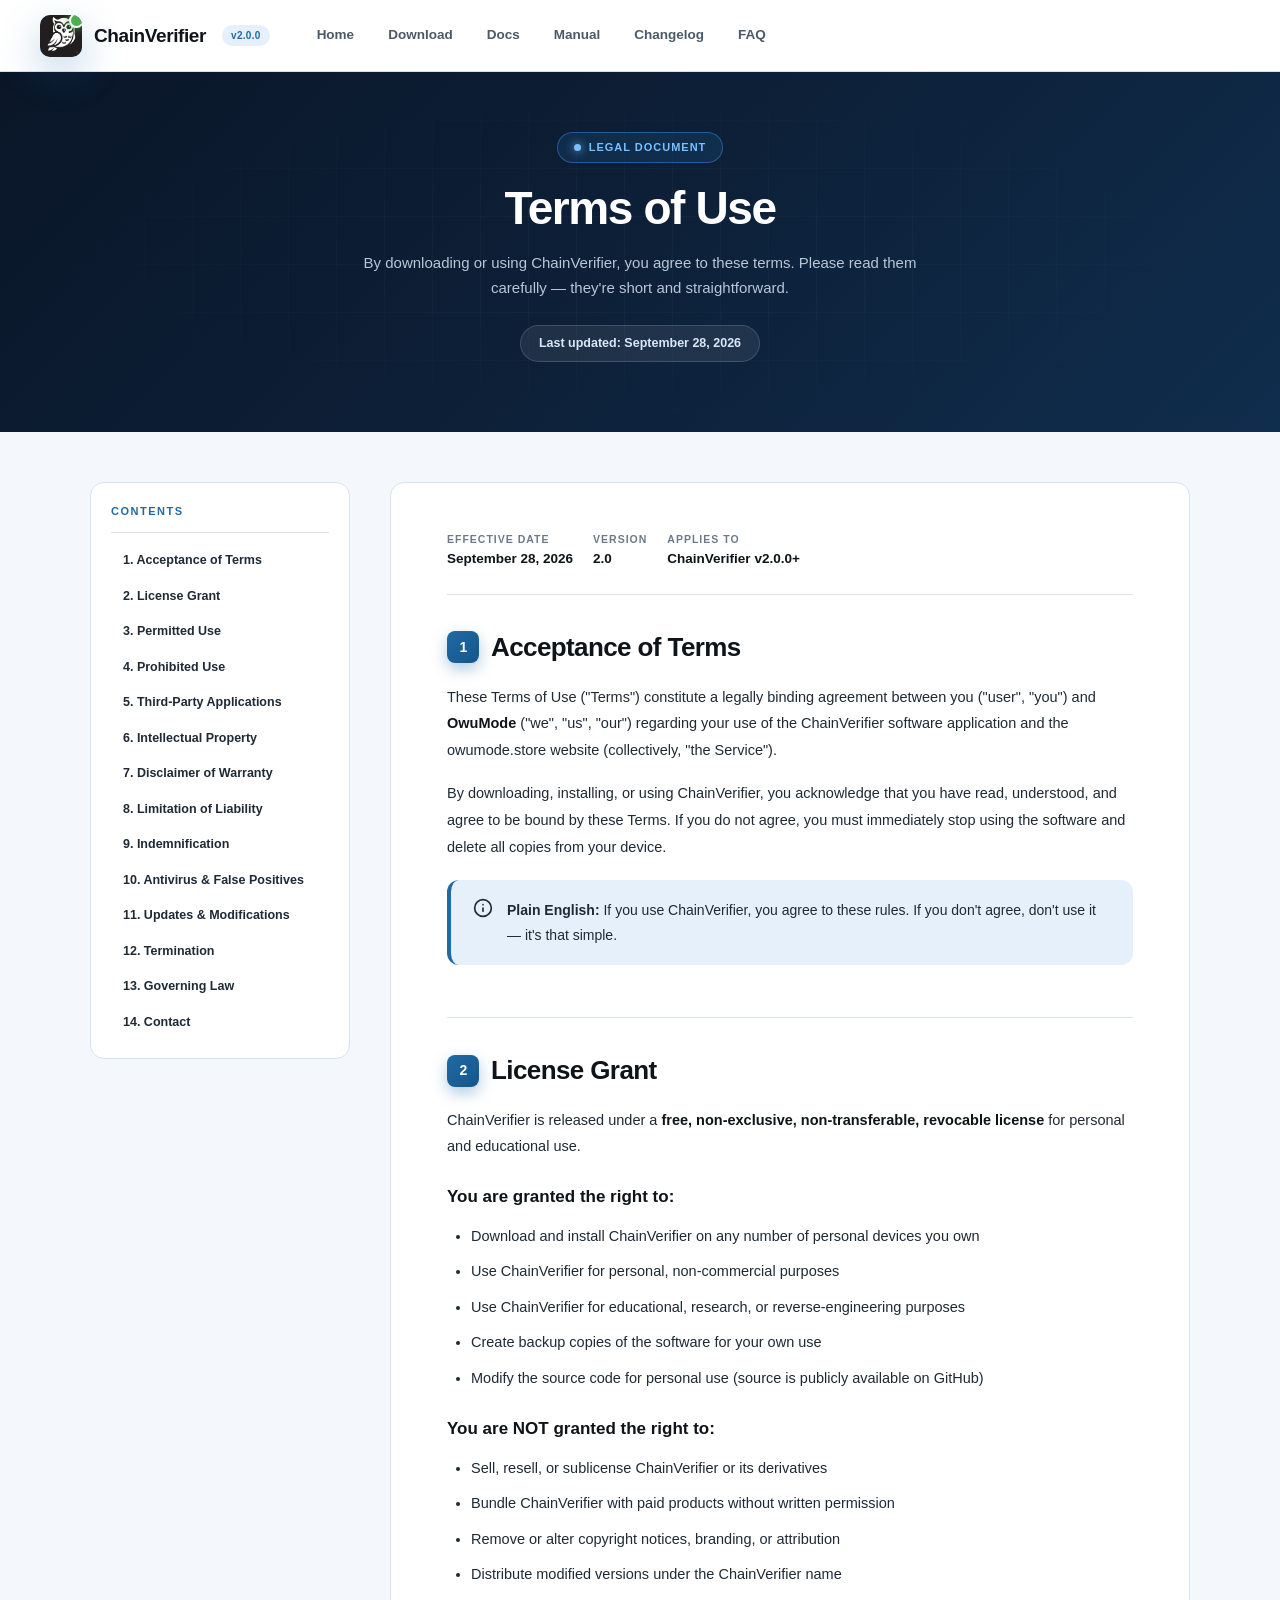
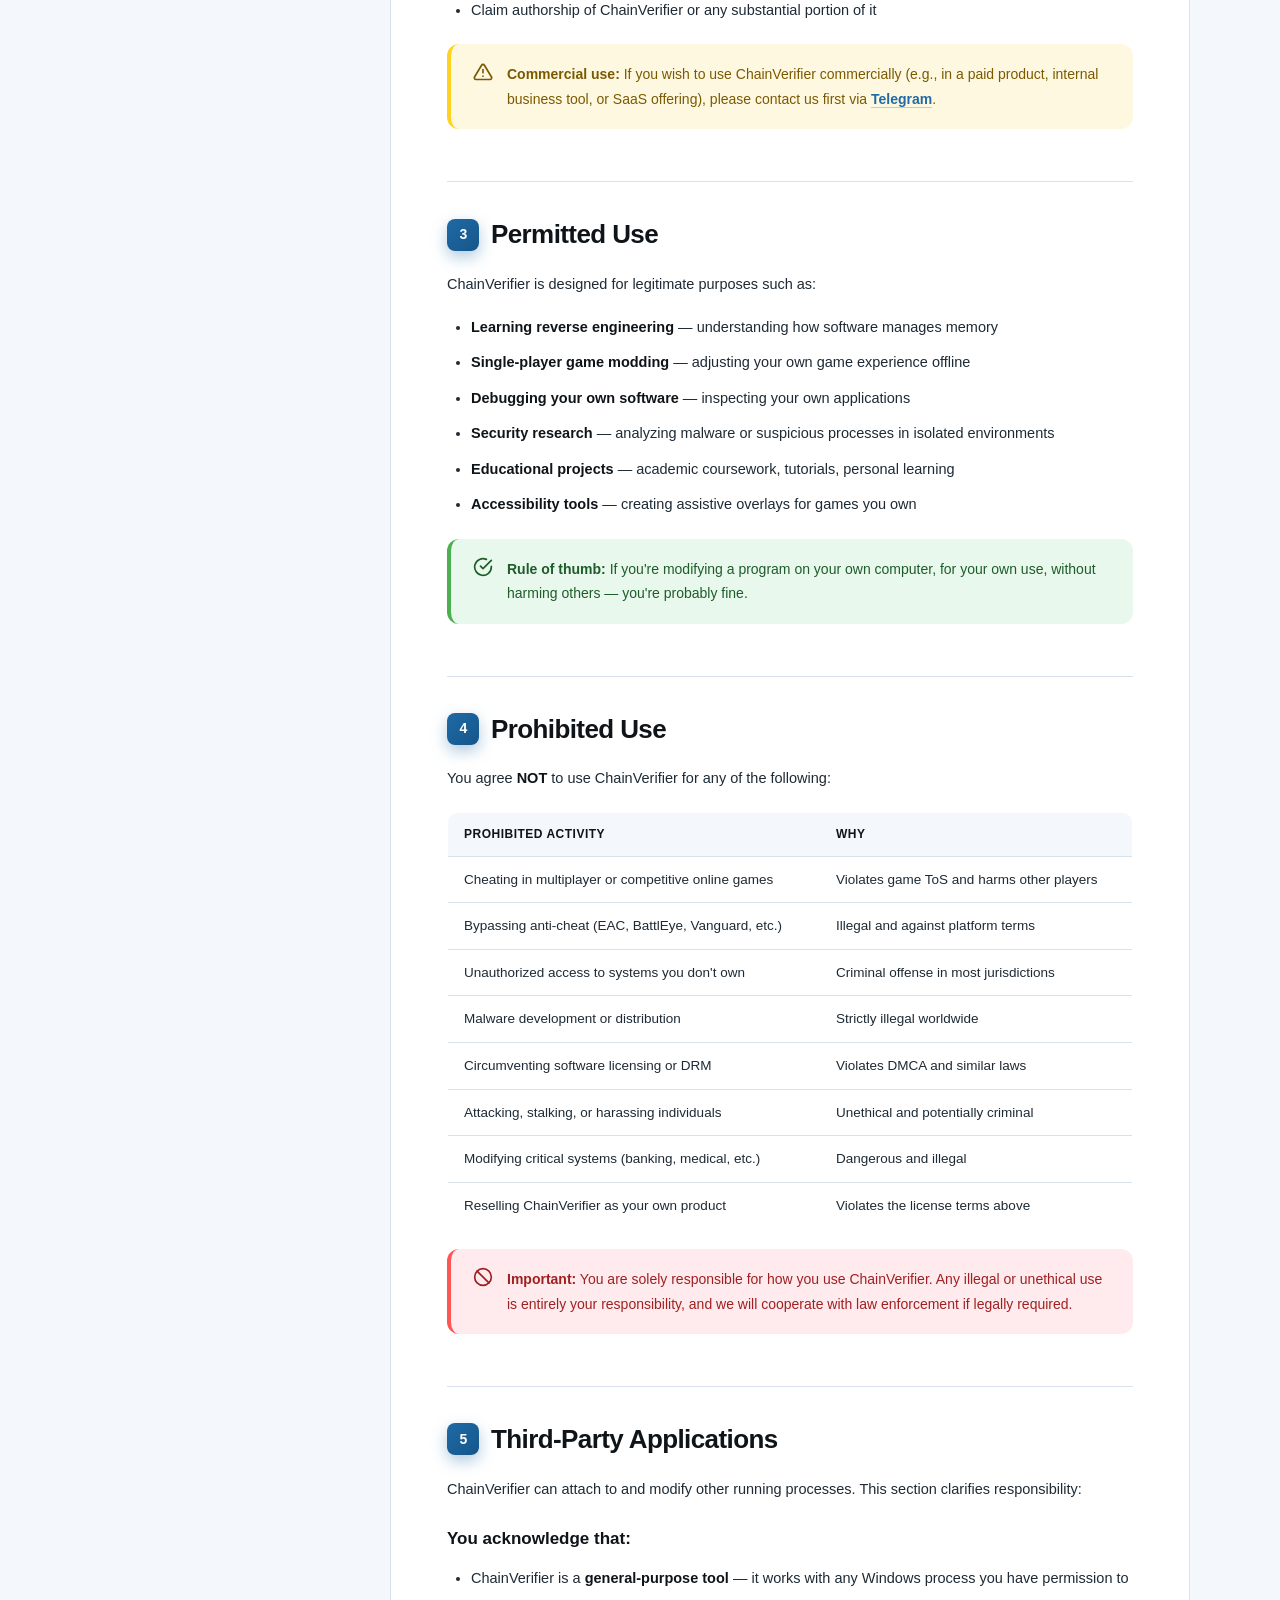
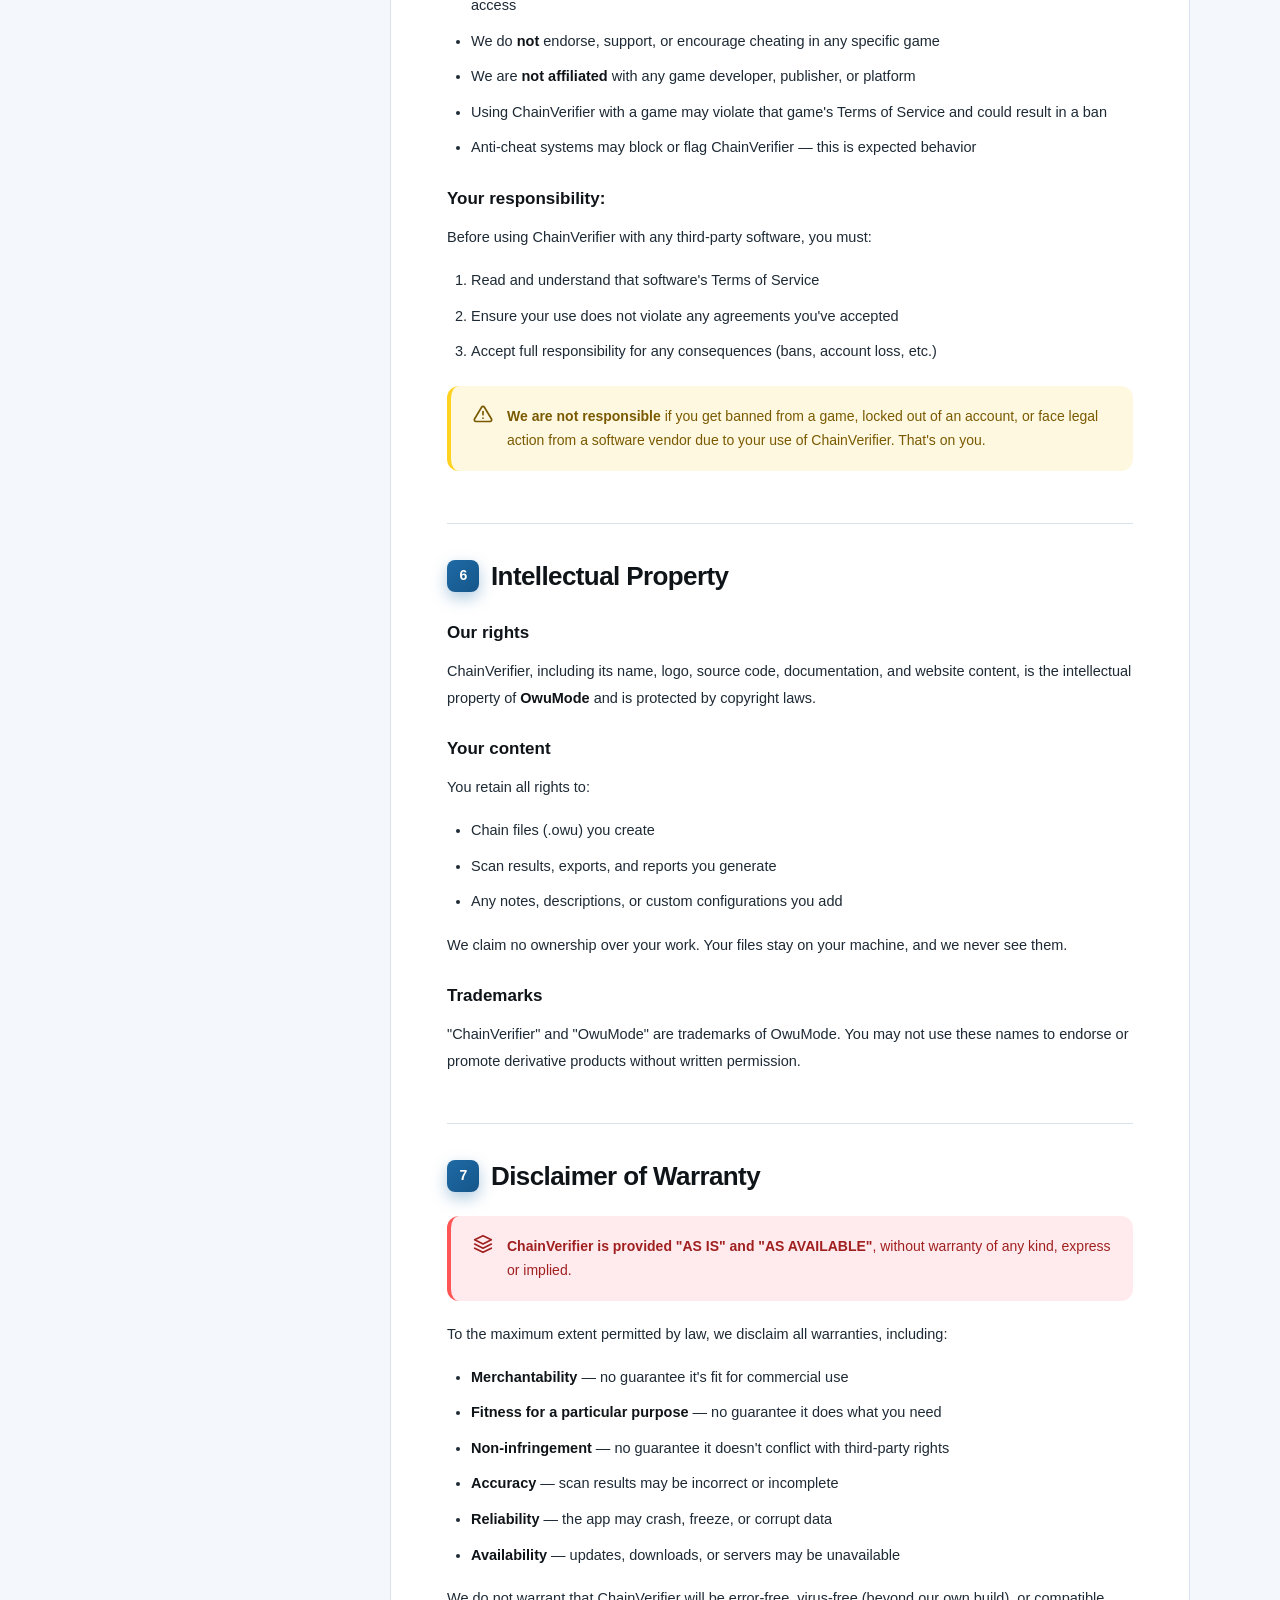
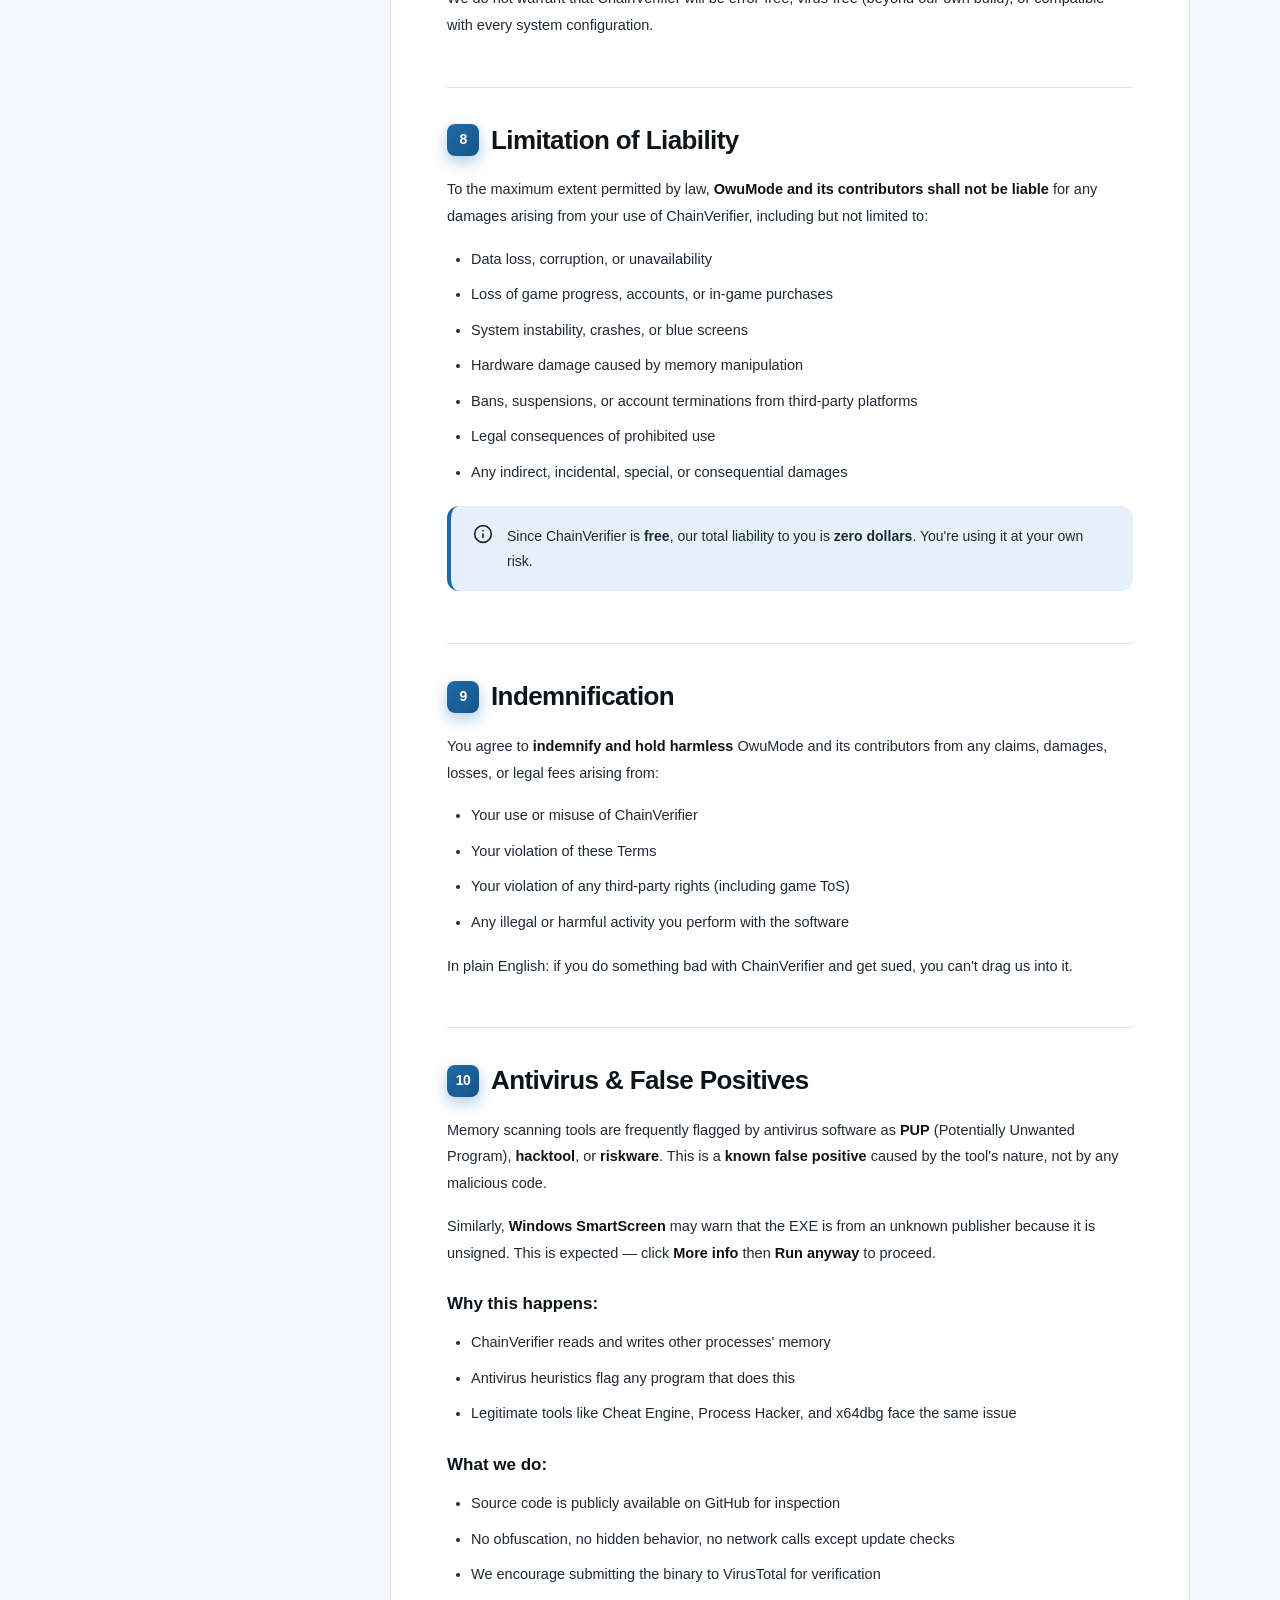
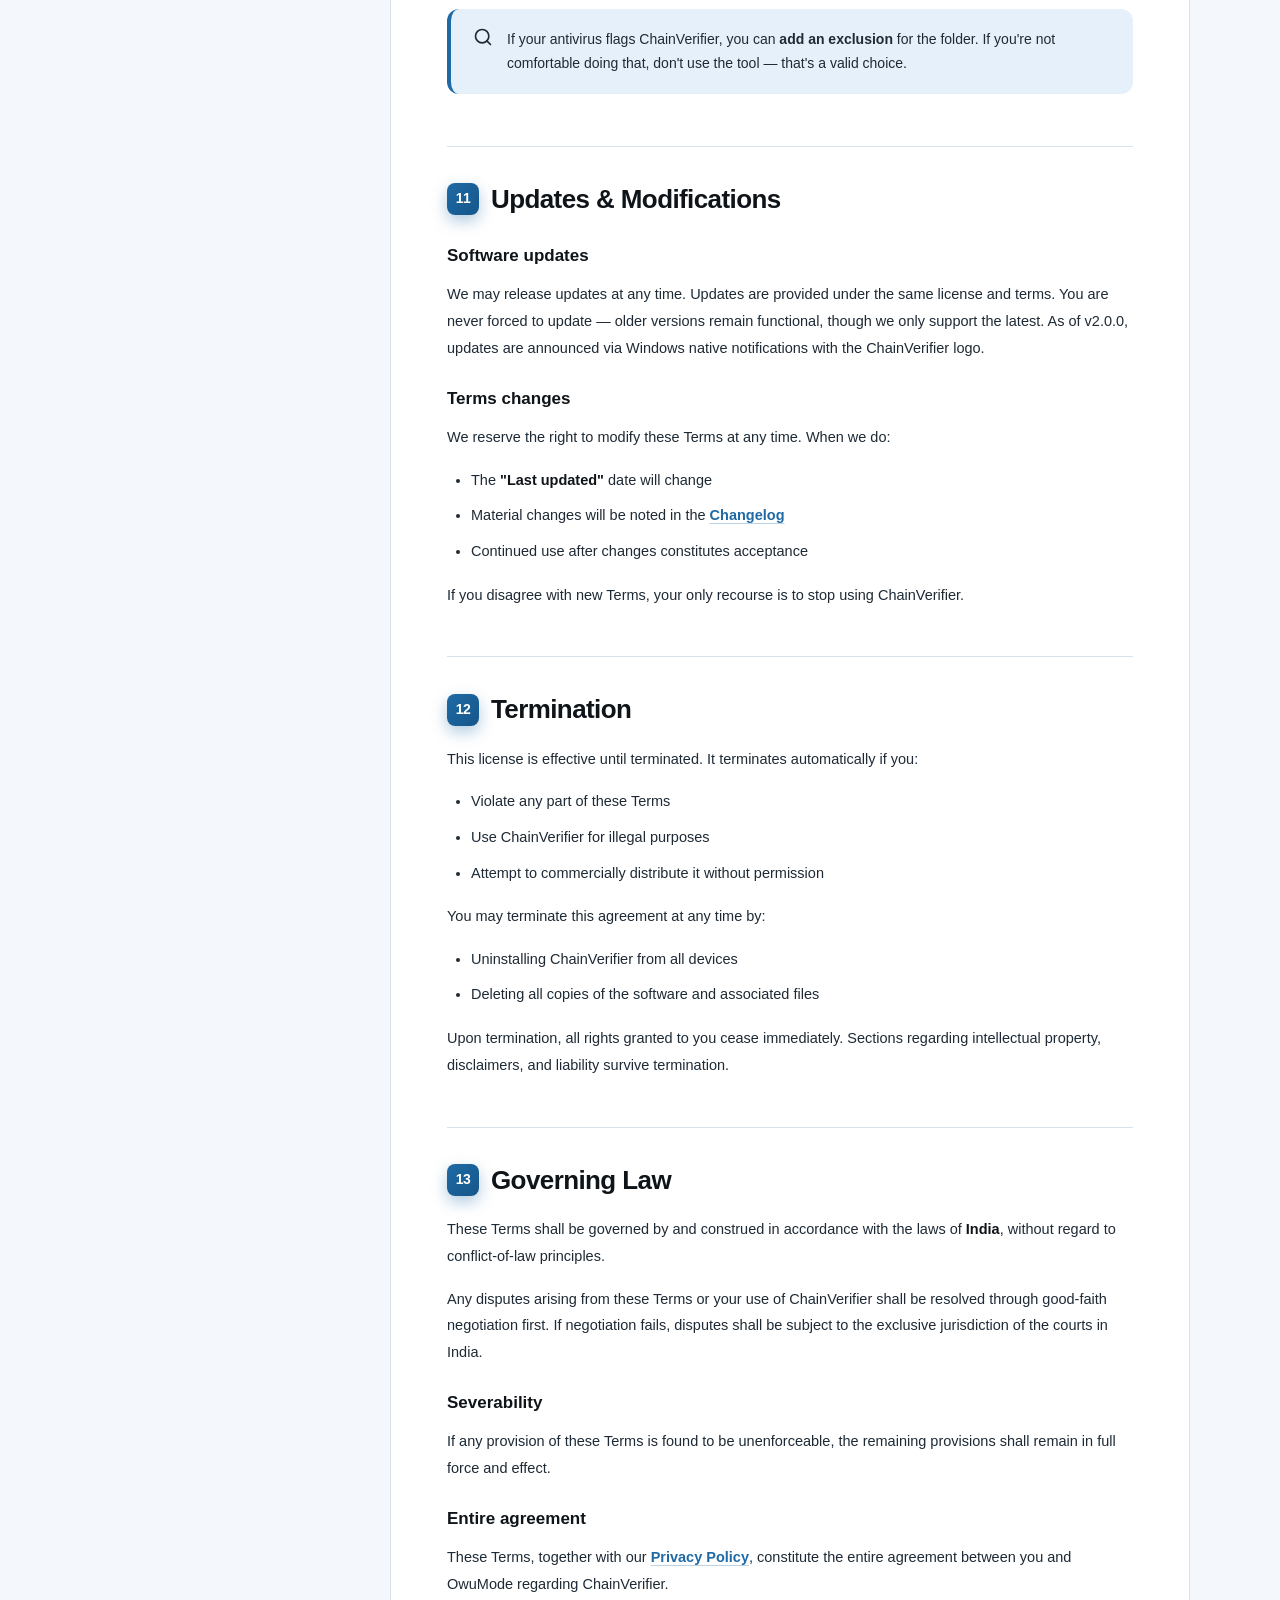
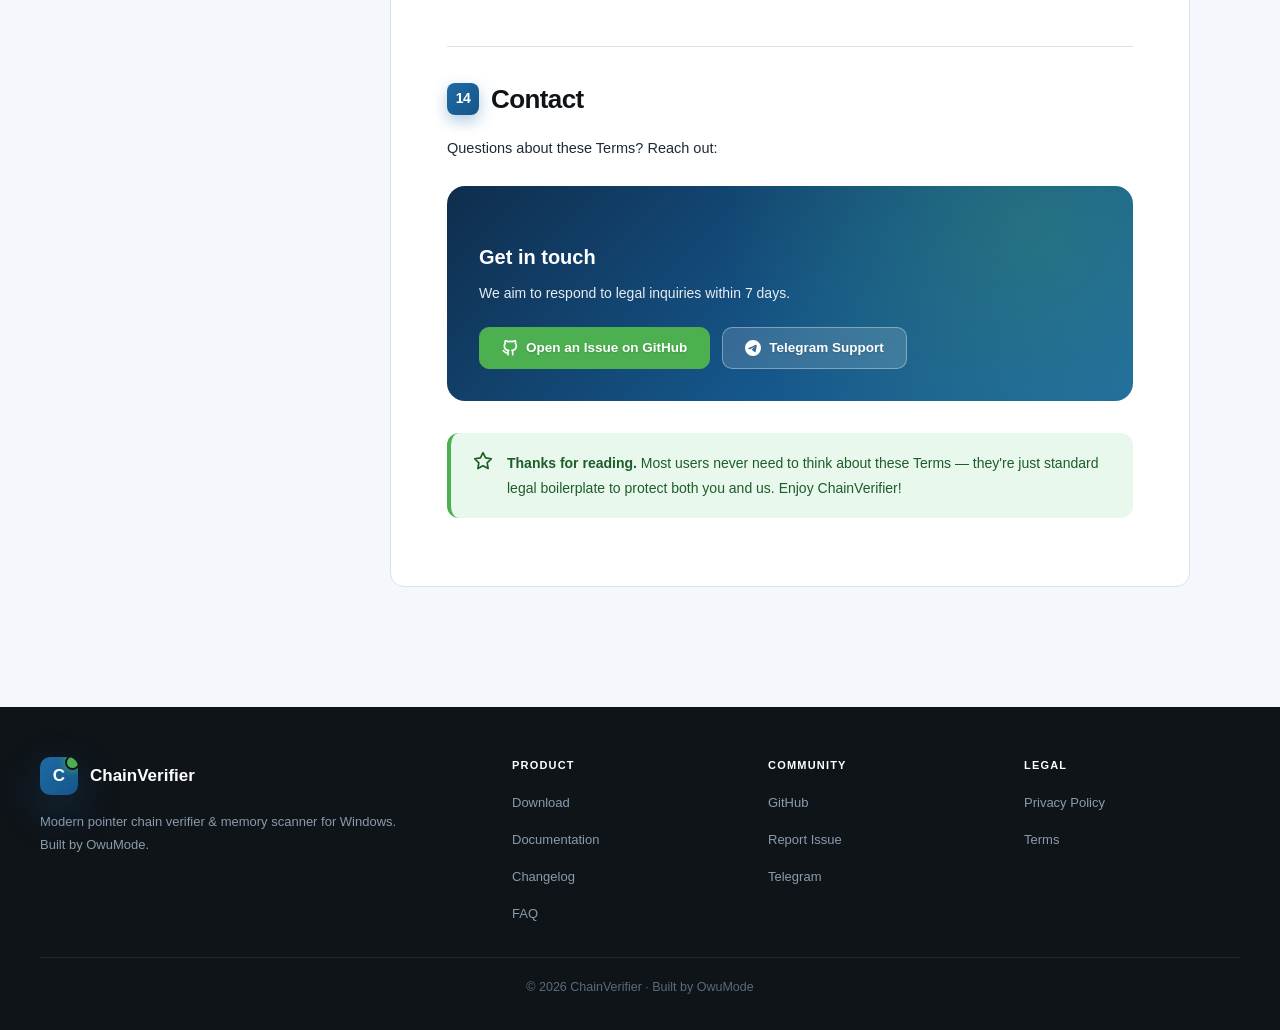
<file: terms.html>
<!DOCTYPE html>
<html lang="en">
<head>
    <meta charset="UTF-8">
    <meta name="viewport" content="width=device-width, initial-scale=1.0">
    <title>Terms of Use - ChainVerifier</title>
    <meta name="description" content="ChainVerifier Terms of Use — rules for using the software, disclaimers, license, and legal terms.">
    <meta name="theme-color" content="#1f6aa5">
    <link rel="canonical" href="https://owumode.store/terms.html">
    <link rel="icon" type="image/x-icon" href="icon.ico">
    <link rel="shortcut icon" type="image/x-icon" href="icon.ico">
    <link rel="apple-touch-icon" href="icon.ico">
    <link rel="stylesheet" href="style.css">

    <style>
        /* ─── Legal Page Specific Styles ─── */
        .legal-hero {
            background: linear-gradient(135deg, #0a1628 0%, #0d2038 50%, #0f2d4d 100%);
            color: #fff;
            padding: 60px 0 70px;
            position: relative;
            overflow: hidden;
        }
        .legal-hero::before {
            content: "";
            position: absolute;
            inset: 0;
            background-image:
                linear-gradient(rgba(255, 255, 255, 0.025) 1px, transparent 1px),
                linear-gradient(90deg, rgba(255, 255, 255, 0.025) 1px, transparent 1px);
            background-size: 48px 48px;
            -webkit-mask-image: radial-gradient(ellipse at center, black 30%, transparent 75%);
                    mask-image: radial-gradient(ellipse at center, black 30%, transparent 75%);
            pointer-events: none;
        }
        .legal-hero-inner {
            position: relative;
            z-index: 2;
            text-align: center;
            max-width: 720px;
            margin: 0 auto;
        }
        .legal-hero-badge {
            display: inline-flex;
            align-items: center;
            gap: 8px;
            padding: 6px 16px;
            background: rgba(31, 106, 165, 0.2);
            border: 1px solid rgba(74, 158, 255, 0.4);
            color: #7ac0ff;
            border-radius: var(--radius-full);
            font-size: 11px;
            font-weight: 900;
            letter-spacing: 1px;
            text-transform: uppercase;
            margin-bottom: 20px;
        }
        .legal-hero-badge::before {
            content: "";
            width: 7px;
            height: 7px;
            background: #7ac0ff;
            border-radius: 50%;
            box-shadow: 0 0 10px #7ac0ff;
        }
        .legal-hero h1 {
            font-size: clamp(30px, 4.5vw, 46px);
            font-weight: 900;
            letter-spacing: -1.4px;
            line-height: 1.1;
            margin-bottom: 16px;
        }
        .legal-hero p {
            color: #b8c6d8;
            font-size: 15px;
            line-height: 1.7;
            max-width: 560px;
            margin: 0 auto;
        }
        .legal-hero-date {
            display: inline-flex;
            align-items: center;
            gap: 8px;
            margin-top: 24px;
            padding: 8px 18px;
            background: rgba(255, 255, 255, 0.08);
            border: 1px solid rgba(255, 255, 255, 0.15);
            border-radius: var(--radius-full);
            font-size: 12.5px;
            font-weight: 700;
            color: #d8e8f8;
        }

        .legal-layout {
            display: grid;
            grid-template-columns: 260px 1fr;
            gap: 40px;
            align-items: start;
            max-width: 1100px;
            margin: 0 auto;
        }

        .legal-toc {
            position: sticky;
            top: 96px;
            background: #fff;
            border: 1px solid var(--border);
            border-radius: 14px;
            padding: 20px;
            max-height: calc(100vh - 120px);
            overflow-y: auto;
        }
        .legal-toc h4 {
            color: var(--primary);
            font-size: 11px;
            font-weight: 900;
            letter-spacing: 1.5px;
            text-transform: uppercase;
            margin-bottom: 12px;
            padding-bottom: 12px;
            border-bottom: 1px solid var(--border);
        }
        .legal-toc ul {
            list-style: none;
            padding: 0;
            display: flex;
            flex-direction: column;
            gap: 4px;
        }
        .legal-toc a {
            display: block;
            padding: 7px 12px;
            color: var(--text);
            border-radius: 8px;
            font-size: 12.5px;
            font-weight: 700;
            transition: all 0.15s ease;
            line-height: 1.4;
            text-decoration: none;
        }
        .legal-toc a:hover {
            background: var(--primary-light);
            color: var(--primary);
            transform: translateX(3px);
        }

        .legal-content {
            background: #fff;
            border: 1px solid var(--border);
            border-radius: 14px;
            padding: 48px 56px;
        }
        .legal-content section {
            padding-bottom: 32px;
            margin-bottom: 32px;
            border-bottom: 1px solid var(--border);
            scroll-margin-top: 90px;
        }
        .legal-content section:last-child {
            border-bottom: none;
            padding-bottom: 0;
            margin-bottom: 0;
        }
        .legal-content h2 {
            color: var(--black);
            font-size: 26px;
            font-weight: 900;
            letter-spacing: -0.6px;
            margin-bottom: 16px;
            display: flex;
            align-items: center;
            gap: 12px;
        }
        .legal-content h2 .num {
            display: inline-flex;
            align-items: center;
            justify-content: center;
            width: 32px;
            height: 32px;
            background: linear-gradient(135deg, var(--primary) 0%, var(--primary-dark) 100%);
            color: #fff;
            border-radius: 8px;
            font-size: 14px;
            font-weight: 900;
            flex-shrink: 0;
            box-shadow: 0 6px 15px var(--primary-glow);
        }
        .legal-content h3 {
            color: var(--black);
            font-size: 17px;
            font-weight: 900;
            margin: 24px 0 12px;
        }
        .legal-content p {
            color: var(--text);
            font-size: 14.5px;
            line-height: 1.85;
            margin-bottom: 16px;
        }
        .legal-content ul, .legal-content ol {
            padding-left: 24px;
            color: var(--text);
            font-size: 14.5px;
            line-height: 1.9;
            margin-bottom: 16px;
        }
        .legal-content li {
            margin-bottom: 8px;
        }
        .legal-content strong {
            color: var(--black);
            font-weight: 800;
        }
        .legal-content a {
            color: var(--primary);
            font-weight: 700;
            text-decoration: underline;
            text-decoration-color: rgba(31, 106, 165, 0.3);
            text-underline-offset: 3px;
            transition: all 0.15s ease;
        }
        .legal-content a:hover {
            text-decoration-color: var(--primary);
        }
        .legal-content code {
            padding: 3px 9px;
            background: var(--primary-light);
            color: var(--primary);
            border-radius: 4px;
            font-family: 'JetBrains Mono', Consolas, monospace;
            font-size: 13px;
            font-weight: 600;
        }

        .legal-box {
            padding: 18px 22px;
            border-radius: 12px;
            margin: 20px 0;
            font-size: 14px;
            line-height: 1.75;
            display: flex;
            gap: 14px;
            align-items: flex-start;
        }
        .legal-box-icon {
            font-size: 20px;
            flex-shrink: 0;
            line-height: 1.2;
            display: flex;
            align-items: center;
        }
        .legal-box-icon svg {
            width: 20px;
            height: 20px;
            stroke-width: 2;
            fill: none;
            stroke: currentColor;
            stroke-linecap: round;
            stroke-linejoin: round;
        }
        .legal-box-info {
            background: var(--primary-light);
            border-left: 4px solid var(--primary);
            color: var(--text);
        }
        .legal-box-success {
            background: #e8f8ec;
            border-left: 4px solid var(--green);
            color: #1e5c2a;
        }
        .legal-box-warn {
            background: #fff8e1;
            border-left: 4px solid var(--yellow);
            color: #7a5a00;
        }
        .legal-box-danger {
            background: #ffebee;
            border-left: 4px solid var(--red);
            color: #a02020;
        }
        .legal-box strong {
            color: inherit;
            font-weight: 900;
        }

        .legal-table {
            width: 100%;
            border-collapse: collapse;
            margin: 20px 0;
            font-size: 13.5px;
            border: 1px solid var(--border);
            border-radius: 10px;
            overflow: hidden;
        }
        .legal-table th {
            background: var(--bg);
            color: var(--black);
            font-weight: 900;
            text-align: left;
            padding: 12px 16px;
            border-bottom: 1px solid var(--border);
            font-size: 12px;
            letter-spacing: 0.5px;
            text-transform: uppercase;
        }
        .legal-table td {
            padding: 12px 16px;
            border-bottom: 1px solid var(--border);
            color: var(--text);
            line-height: 1.6;
        }
        .legal-table tr:last-child td {
            border-bottom: none;
        }
        .legal-table tr:hover td {
            background: var(--bg);
        }

        .legal-contact-card {
            background: linear-gradient(135deg, #0f2d4d 0%, #15568a 55%, #1f6aa5 100%);
            color: #fff;
            padding: 32px;
            border-radius: 18px;
            margin-top: 24px;
            position: relative;
            overflow: hidden;
        }
        .legal-contact-card::before {
            content: "";
            position: absolute;
            inset: 0;
            background-image: radial-gradient(circle at 85% 20%, rgba(76, 175, 80, 0.25) 0%, transparent 50%);
            pointer-events: none;
        }
        .legal-contact-card h3 {
            color: #ffffff !important;
            font-size: 20px;
            font-weight: 900;
            margin-bottom: 8px;
            position: relative;
            z-index: 2;
        }
        .legal-contact-card p {
            color: rgba(255, 255, 255, 0.9) !important;
            font-size: 14px;
            margin-bottom: 20px;
            position: relative;
            z-index: 2;
        }
        .legal-contact-links {
            display: flex;
            gap: 12px;
            flex-wrap: wrap;
            position: relative;
            z-index: 2;
        }

        .legal-contact-btn {
            display: inline-flex !important;
            align-items: center;
            justify-content: center;
            gap: 8px;
            padding: 12px 22px;
            background: rgba(255, 255, 255, 0.15);
            border: 1.5px solid rgba(255, 255, 255, 0.35);
            color: #ffffff !important;
            border-radius: 10px;
            font-size: 13.5px;
            font-weight: 900;
            text-decoration: none !important;
            transition: all 0.15s ease;
            text-shadow: 0 1px 2px rgba(0, 0, 0, 0.15);
            font-family: inherit;
            line-height: 1.2;
        }
        .legal-contact-btn:hover {
            background: rgba(255, 255, 255, 0.28);
            border-color: rgba(255, 255, 255, 0.6);
            color: #ffffff !important;
            transform: translateY(-2px);
            box-shadow: 0 8px 20px rgba(0, 0, 0, 0.2);
        }
        .legal-contact-btn svg {
            flex-shrink: 0;
            display: block;
            width: 16px;
            height: 16px;
        }
        .legal-contact-btn span {
            display: inline-block;
        }

        .legal-contact-btn-primary {
            background: #4caf50 !important;
            border-color: #4caf50 !important;
            color: #ffffff !important;
        }
        .legal-contact-btn-primary:hover {
            background: #2e7d32 !important;
            border-color: #2e7d32 !important;
            color: #ffffff !important;
        }

        .legal-meta {
            display: flex;
            gap: 20px;
            flex-wrap: wrap;
            margin-bottom: 32px;
            padding-bottom: 24px;
            border-bottom: 1px solid var(--border);
        }
        .legal-meta-item {
            display: flex;
            flex-direction: column;
            gap: 2px;
        }
        .legal-meta-label {
            font-size: 10.5px;
            font-weight: 900;
            letter-spacing: 1px;
            text-transform: uppercase;
            color: var(--muted);
        }
        .legal-meta-value {
            font-size: 13.5px;
            font-weight: 800;
            color: var(--black);
        }

        @media (max-width: 1024px) {
            .legal-layout { grid-template-columns: 1fr; gap: 24px; }
            .legal-toc { position: static; max-height: none; }
            .legal-content { padding: 32px 28px; }
        }
        @media (max-width: 600px) {
            .legal-content { padding: 24px 20px; }
            .legal-content h2 { font-size: 22px; }
            .legal-table { font-size: 12.5px; }
            .legal-table th, .legal-table td { padding: 10px 12px; }
            .legal-contact-links { flex-direction: column; }
            .legal-contact-btn { width: 100%; }
        }
    </style>
</head>

<body>

    <!-- HEADER -->
    <header class="site-header">
        <div class="container header-inner">
            <a href="index.html" class="brand">
                <span class="brand-logo"><img src="logo.png" alt="ChainVerifier" onerror="this.parentNode.textContent='C';"></span>
                <span class="brand-name">ChainVerifier</span>
                <span class="brand-version">v2.0.0</span>
            </a>
            <nav class="nav-menu" id="navMenu">
                <a href="index.html" class="nav-link">Home</a>
                <a href="download/download.html" class="nav-link">Download</a>
                <a href="docs/docs.html" class="nav-link">Docs</a>
                <a href="docs/manual.html" class="nav-link">Manual</a>
                <a href="changelog/changelog.html" class="nav-link">Changelog</a>
                <a href="faq/faq.html" class="nav-link">FAQ</a>
            </nav>
            <button class="mobile-menu-btn" id="mobileMenuBtn" type="button" aria-label="Menu">
                <span></span><span></span><span></span>
            </button>
        </div>
    </header>

    <!-- HERO -->
    <section class="legal-hero">
        <div class="container legal-hero-inner">
            <div class="legal-hero-badge">Legal Document</div>
            <h1>Terms of Use</h1>
            <p>By downloading or using ChainVerifier, you agree to these terms. Please read them carefully — they're short and straightforward.</p>
            <div class="legal-hero-date">
                <span>Last updated: September 28, 2026</span>
            </div>
        </div>
    </section>

    <!-- CONTENT -->
    <main class="section" style="padding-top: 50px;">
        <div class="container">
            <div class="legal-layout">

                <!-- TABLE OF CONTENTS -->
                <aside class="legal-toc">
                    <h4>Contents</h4>
                    <ul>
                        <li><a href="#acceptance">1. Acceptance of Terms</a></li>
                        <li><a href="#license">2. License Grant</a></li>
                        <li><a href="#permitted">3. Permitted Use</a></li>
                        <li><a href="#prohibited">4. Prohibited Use</a></li>
                        <li><a href="#third-party-games">5. Third-Party Applications</a></li>
                        <li><a href="#ip">6. Intellectual Property</a></li>
                        <li><a href="#disclaimer">7. Disclaimer of Warranty</a></li>
                        <li><a href="#liability">8. Limitation of Liability</a></li>
                        <li><a href="#indemnity">9. Indemnification</a></li>
                        <li><a href="#antivirus">10. Antivirus & False Positives</a></li>
                        <li><a href="#updates">11. Updates & Modifications</a></li>
                        <li><a href="#termination">12. Termination</a></li>
                        <li><a href="#governing">13. Governing Law</a></li>
                        <li><a href="#contact">14. Contact</a></li>
                    </ul>
                </aside>

                <!-- MAIN CONTENT -->
                <article class="legal-content">

                    <div class="legal-meta">
                        <div class="legal-meta-item">
                            <span class="legal-meta-label">Effective Date</span>
                            <span class="legal-meta-value">September 28, 2026</span>
                        </div>
                        <div class="legal-meta-item">
                            <span class="legal-meta-label">Version</span>
                            <span class="legal-meta-value">2.0</span>
                        </div>
                        <div class="legal-meta-item">
                            <span class="legal-meta-label">Applies To</span>
                            <span class="legal-meta-value">ChainVerifier v2.0.0+</span>
                        </div>
                    </div>

                    <!-- 1. ACCEPTANCE -->
                    <section id="acceptance">
                        <h2><span class="num">1</span> Acceptance of Terms</h2>
                        <p>These Terms of Use ("Terms") constitute a legally binding agreement between you ("user", "you") and <strong>OwuMode</strong> ("we", "us", "our") regarding your use of the ChainVerifier software application and the owumode.store website (collectively, "the Service").</p>
                        <p>By downloading, installing, or using ChainVerifier, you acknowledge that you have read, understood, and agree to be bound by these Terms. If you do not agree, you must immediately stop using the software and delete all copies from your device.</p>

                        <div class="legal-box legal-box-info">
                            <span class="legal-box-icon">
                                <svg viewBox="0 0 24 24"><circle cx="12" cy="12" r="10"/><line x1="12" y1="16" x2="12" y2="12"/><line x1="12" y1="8" x2="12.01" y2="8"/></svg>
                            </span>
                            <div><strong>Plain English:</strong> If you use ChainVerifier, you agree to these rules. If you don't agree, don't use it — it's that simple.</div>
                        </div>
                    </section>

                    <!-- 2. LICENSE -->
                    <section id="license">
                        <h2><span class="num">2</span> License Grant</h2>
                        <p>ChainVerifier is released under a <strong>free, non-exclusive, non-transferable, revocable license</strong> for personal and educational use.</p>

                        <h3>You are granted the right to:</h3>
                        <ul>
                            <li>Download and install ChainVerifier on any number of personal devices you own</li>
                            <li>Use ChainVerifier for personal, non-commercial purposes</li>
                            <li>Use ChainVerifier for educational, research, or reverse-engineering purposes</li>
                            <li>Create backup copies of the software for your own use</li>
                            <li>Modify the source code for personal use (source is publicly available on GitHub)</li>
                        </ul>

                        <h3>You are NOT granted the right to:</h3>
                        <ul>
                            <li>Sell, resell, or sublicense ChainVerifier or its derivatives</li>
                            <li>Bundle ChainVerifier with paid products without written permission</li>
                            <li>Remove or alter copyright notices, branding, or attribution</li>
                            <li>Distribute modified versions under the ChainVerifier name</li>
                            <li>Claim authorship of ChainVerifier or any substantial portion of it</li>
                        </ul>

                        <div class="legal-box legal-box-warn">
                            <span class="legal-box-icon">
                                <svg viewBox="0 0 24 24"><path d="M10.29 3.86L1.82 18a2 2 0 0 0 1.71 3h16.94a2 2 0 0 0 1.71-3L13.71 3.86a2 2 0 0 0-3.42 0z"/><line x1="12" y1="9" x2="12" y2="13"/><line x1="12" y1="17" x2="12.01" y2="17"/></svg>
                            </span>
                            <div><strong>Commercial use:</strong> If you wish to use ChainVerifier commercially (e.g., in a paid product, internal business tool, or SaaS offering), please contact us first via <a href="https://t.me/owumode_chat">Telegram</a>.</div>
                        </div>
                    </section>

                    <!-- 3. PERMITTED USE -->
                    <section id="permitted">
                        <h2><span class="num">3</span> Permitted Use</h2>
                        <p>ChainVerifier is designed for legitimate purposes such as:</p>
                        <ul>
                            <li><strong>Learning reverse engineering</strong> — understanding how software manages memory</li>
                            <li><strong>Single-player game modding</strong> — adjusting your own game experience offline</li>
                            <li><strong>Debugging your own software</strong> — inspecting your own applications</li>
                            <li><strong>Security research</strong> — analyzing malware or suspicious processes in isolated environments</li>
                            <li><strong>Educational projects</strong> — academic coursework, tutorials, personal learning</li>
                            <li><strong>Accessibility tools</strong> — creating assistive overlays for games you own</li>
                        </ul>

                        <div class="legal-box legal-box-success">
                            <span class="legal-box-icon">
                                <svg viewBox="0 0 24 24"><path d="M22 11.08V12a10 10 0 1 1-5.93-9.14"/><polyline points="22 4 12 14.01 9 11.01"/></svg>
                            </span>
                            <div><strong>Rule of thumb:</strong> If you're modifying a program on your own computer, for your own use, without harming others — you're probably fine.</div>
                        </div>
                    </section>

                    <!-- 4. PROHIBITED USE -->
                    <section id="prohibited">
                        <h2><span class="num">4</span> Prohibited Use</h2>
                        <p>You agree <strong>NOT</strong> to use ChainVerifier for any of the following:</p>

                        <table class="legal-table">
                            <thead>
                                <tr>
                                    <th>Prohibited Activity</th>
                                    <th>Why</th>
                                </tr>
                            </thead>
                            <tbody>
                                <tr>
                                    <td>Cheating in multiplayer or competitive online games</td>
                                    <td>Violates game ToS and harms other players</td>
                                </tr>
                                <tr>
                                    <td>Bypassing anti-cheat (EAC, BattlEye, Vanguard, etc.)</td>
                                    <td>Illegal and against platform terms</td>
                                </tr>
                                <tr>
                                    <td>Unauthorized access to systems you don't own</td>
                                    <td>Criminal offense in most jurisdictions</td>
                                </tr>
                                <tr>
                                    <td>Malware development or distribution</td>
                                    <td>Strictly illegal worldwide</td>
                                </tr>
                                <tr>
                                    <td>Circumventing software licensing or DRM</td>
                                    <td>Violates DMCA and similar laws</td>
                                </tr>
                                <tr>
                                    <td>Attacking, stalking, or harassing individuals</td>
                                    <td>Unethical and potentially criminal</td>
                                </tr>
                                <tr>
                                    <td>Modifying critical systems (banking, medical, etc.)</td>
                                    <td>Dangerous and illegal</td>
                                </tr>
                                <tr>
                                    <td>Reselling ChainVerifier as your own product</td>
                                    <td>Violates the license terms above</td>
                                </tr>
                            </tbody>
                        </table>

                        <div class="legal-box legal-box-danger">
                            <span class="legal-box-icon">
                                <svg viewBox="0 0 24 24"><circle cx="12" cy="12" r="10"/><line x1="4.93" y1="4.93" x2="19.07" y2="19.07"/></svg>
                            </span>
                            <div><strong>Important:</strong> You are solely responsible for how you use ChainVerifier. Any illegal or unethical use is entirely your responsibility, and we will cooperate with law enforcement if legally required.</div>
                        </div>
                    </section>

                    <!-- 5. THIRD-PARTY APPS -->
                    <section id="third-party-games">
                        <h2><span class="num">5</span> Third-Party Applications</h2>
                        <p>ChainVerifier can attach to and modify other running processes. This section clarifies responsibility:</p>

                        <h3>You acknowledge that:</h3>
                        <ul>
                            <li>ChainVerifier is a <strong>general-purpose tool</strong> — it works with any Windows process you have permission to access</li>
                            <li>We do <strong>not</strong> endorse, support, or encourage cheating in any specific game</li>
                            <li>We are <strong>not affiliated</strong> with any game developer, publisher, or platform</li>
                            <li>Using ChainVerifier with a game may violate that game's Terms of Service and could result in a ban</li>
                            <li>Anti-cheat systems may block or flag ChainVerifier — this is expected behavior</li>
                        </ul>

                        <h3>Your responsibility:</h3>
                        <p>Before using ChainVerifier with any third-party software, you must:</p>
                        <ol>
                            <li>Read and understand that software's Terms of Service</li>
                            <li>Ensure your use does not violate any agreements you've accepted</li>
                            <li>Accept full responsibility for any consequences (bans, account loss, etc.)</li>
                        </ol>

                        <div class="legal-box legal-box-warn">
                            <span class="legal-box-icon">
                                <svg viewBox="0 0 24 24"><path d="M10.29 3.86L1.82 18a2 2 0 0 0 1.71 3h16.94a2 2 0 0 0 1.71-3L13.71 3.86a2 2 0 0 0-3.42 0z"/><line x1="12" y1="9" x2="12" y2="13"/><line x1="12" y1="17" x2="12.01" y2="17"/></svg>
                            </span>
                            <div><strong>We are not responsible</strong> if you get banned from a game, locked out of an account, or face legal action from a software vendor due to your use of ChainVerifier. That's on you.</div>
                        </div>
                    </section>

                    <!-- 6. IP -->
                    <section id="ip">
                        <h2><span class="num">6</span> Intellectual Property</h2>

                        <h3>Our rights</h3>
                        <p>ChainVerifier, including its name, logo, source code, documentation, and website content, is the intellectual property of <strong>OwuMode</strong> and is protected by copyright laws.</p>

                        <h3>Your content</h3>
                        <p>You retain all rights to:</p>
                        <ul>
                            <li>Chain files (.owu) you create</li>
                            <li>Scan results, exports, and reports you generate</li>
                            <li>Any notes, descriptions, or custom configurations you add</li>
                        </ul>
                        <p>We claim no ownership over your work. Your files stay on your machine, and we never see them.</p>

                        <h3>Trademarks</h3>
                        <p>"ChainVerifier" and "OwuMode" are trademarks of OwuMode. You may not use these names to endorse or promote derivative products without written permission.</p>
                    </section>

                    <!-- 7. DISCLAIMER -->
                    <section id="disclaimer">
                        <h2><span class="num">7</span> Disclaimer of Warranty</h2>
                        <div class="legal-box legal-box-danger">
                            <span class="legal-box-icon">
                                <svg viewBox="0 0 24 24"><path d="M12 2L2 7l10 5 10-5-10-5z"/><path d="M2 17l10 5 10-5"/><path d="M2 12l10 5 10-5"/></svg>
                            </span>
                            <div><strong>ChainVerifier is provided "AS IS" and "AS AVAILABLE"</strong>, without warranty of any kind, express or implied.</div>
                        </div>
                        <p>To the maximum extent permitted by law, we disclaim all warranties, including:</p>
                        <ul>
                            <li><strong>Merchantability</strong> — no guarantee it's fit for commercial use</li>
                            <li><strong>Fitness for a particular purpose</strong> — no guarantee it does what you need</li>
                            <li><strong>Non-infringement</strong> — no guarantee it doesn't conflict with third-party rights</li>
                            <li><strong>Accuracy</strong> — scan results may be incorrect or incomplete</li>
                            <li><strong>Reliability</strong> — the app may crash, freeze, or corrupt data</li>
                            <li><strong>Availability</strong> — updates, downloads, or servers may be unavailable</li>
                        </ul>
                        <p>We do not warrant that ChainVerifier will be error-free, virus-free (beyond our own build), or compatible with every system configuration.</p>
                    </section>

                    <!-- 8. LIABILITY -->
                    <section id="liability">
                        <h2><span class="num">8</span> Limitation of Liability</h2>
                        <p>To the maximum extent permitted by law, <strong>OwuMode and its contributors shall not be liable</strong> for any damages arising from your use of ChainVerifier, including but not limited to:</p>
                        <ul>
                            <li>Data loss, corruption, or unavailability</li>
                            <li>Loss of game progress, accounts, or in-game purchases</li>
                            <li>System instability, crashes, or blue screens</li>
                            <li>Hardware damage caused by memory manipulation</li>
                            <li>Bans, suspensions, or account terminations from third-party platforms</li>
                            <li>Legal consequences of prohibited use</li>
                            <li>Any indirect, incidental, special, or consequential damages</li>
                        </ul>

                        <div class="legal-box legal-box-info">
                            <span class="legal-box-icon">
                                <svg viewBox="0 0 24 24"><circle cx="12" cy="12" r="10"/><line x1="12" y1="16" x2="12" y2="12"/><line x1="12" y1="8" x2="12.01" y2="8"/></svg>
                            </span>
                            <div>Since ChainVerifier is <strong>free</strong>, our total liability to you is <strong>zero dollars</strong>. You're using it at your own risk.</div>
                        </div>
                    </section>

                    <!-- 9. INDEMNITY -->
                    <section id="indemnity">
                        <h2><span class="num">9</span> Indemnification</h2>
                        <p>You agree to <strong>indemnify and hold harmless</strong> OwuMode and its contributors from any claims, damages, losses, or legal fees arising from:</p>
                        <ul>
                            <li>Your use or misuse of ChainVerifier</li>
                            <li>Your violation of these Terms</li>
                            <li>Your violation of any third-party rights (including game ToS)</li>
                            <li>Any illegal or harmful activity you perform with the software</li>
                        </ul>
                        <p>In plain English: if you do something bad with ChainVerifier and get sued, you can't drag us into it.</p>
                    </section>

                    <!-- 10. ANTIVIRUS -->
                    <section id="antivirus">
                        <h2><span class="num">10</span> Antivirus &amp; False Positives</h2>
                        <p>Memory scanning tools are frequently flagged by antivirus software as <strong>PUP</strong> (Potentially Unwanted Program), <strong>hacktool</strong>, or <strong>riskware</strong>. This is a <strong>known false positive</strong> caused by the tool's nature, not by any malicious code.</p>
                        <p>Similarly, <strong>Windows SmartScreen</strong> may warn that the EXE is from an unknown publisher because it is unsigned. This is expected — click <strong>More info</strong> then <strong>Run anyway</strong> to proceed.</p>

                        <h3>Why this happens:</h3>
                        <ul>
                            <li>ChainVerifier reads and writes other processes' memory</li>
                            <li>Antivirus heuristics flag any program that does this</li>
                            <li>Legitimate tools like Cheat Engine, Process Hacker, and x64dbg face the same issue</li>
                        </ul>

                        <h3>What we do:</h3>
                        <ul>
                            <li>Source code is publicly available on GitHub for inspection</li>
                            <li>No obfuscation, no hidden behavior, no network calls except update checks</li>
                            <li>We encourage submitting the binary to VirusTotal for verification</li>
                        </ul>

                        <div class="legal-box legal-box-info">
                            <span class="legal-box-icon">
                                <svg viewBox="0 0 24 24"><circle cx="11" cy="11" r="8"/><line x1="21" y1="21" x2="16.65" y2="16.65"/></svg>
                            </span>
                            <div>If your antivirus flags ChainVerifier, you can <strong>add an exclusion</strong> for the folder. If you're not comfortable doing that, don't use the tool — that's a valid choice.</div>
                        </div>
                    </section>

                    <!-- 11. UPDATES -->
                    <section id="updates">
                        <h2><span class="num">11</span> Updates &amp; Modifications</h2>

                        <h3>Software updates</h3>
                        <p>We may release updates at any time. Updates are provided under the same license and terms. You are never forced to update — older versions remain functional, though we only support the latest. As of v2.0.0, updates are announced via Windows native notifications with the ChainVerifier logo.</p>

                        <h3>Terms changes</h3>
                        <p>We reserve the right to modify these Terms at any time. When we do:</p>
                        <ul>
                            <li>The <strong>"Last updated"</strong> date will change</li>
                            <li>Material changes will be noted in the <a href="changelog/changelog.html">Changelog</a></li>
                            <li>Continued use after changes constitutes acceptance</li>
                        </ul>
                        <p>If you disagree with new Terms, your only recourse is to stop using ChainVerifier.</p>
                    </section>

                    <!-- 12. TERMINATION -->
                    <section id="termination">
                        <h2><span class="num">12</span> Termination</h2>
                        <p>This license is effective until terminated. It terminates automatically if you:</p>
                        <ul>
                            <li>Violate any part of these Terms</li>
                            <li>Use ChainVerifier for illegal purposes</li>
                            <li>Attempt to commercially distribute it without permission</li>
                        </ul>
                        <p>You may terminate this agreement at any time by:</p>
                        <ul>
                            <li>Uninstalling ChainVerifier from all devices</li>
                            <li>Deleting all copies of the software and associated files</li>
                        </ul>
                        <p>Upon termination, all rights granted to you cease immediately. Sections regarding intellectual property, disclaimers, and liability survive termination.</p>
                    </section>

                    <!-- 13. GOVERNING LAW -->
                    <section id="governing">
                        <h2><span class="num">13</span> Governing Law</h2>
                        <p>These Terms shall be governed by and construed in accordance with the laws of <strong>India</strong>, without regard to conflict-of-law principles.</p>
                        <p>Any disputes arising from these Terms or your use of ChainVerifier shall be resolved through good-faith negotiation first. If negotiation fails, disputes shall be subject to the exclusive jurisdiction of the courts in India.</p>

                        <h3>Severability</h3>
                        <p>If any provision of these Terms is found to be unenforceable, the remaining provisions shall remain in full force and effect.</p>

                        <h3>Entire agreement</h3>
                        <p>These Terms, together with our <a href="privacy.html">Privacy Policy</a>, constitute the entire agreement between you and OwuMode regarding ChainVerifier.</p>
                    </section>

                    <!-- 14. CONTACT -->
                    <section id="contact">
                        <h2><span class="num">14</span> Contact</h2>
                        <p>Questions about these Terms? Reach out:</p>

                        <div class="legal-contact-card">
                            <h3>Get in touch</h3>
                            <p>We aim to respond to legal inquiries within 7 days.</p>
                            <div class="legal-contact-links">
                                <a href="https://github.com/owuMode/ChainVerifier/issues" target="_blank" rel="noopener" class="legal-contact-btn legal-contact-btn-primary">
                                    <svg viewBox="0 0 24 24" fill="none" stroke="currentColor" stroke-width="2.5" stroke-linecap="round" stroke-linejoin="round" aria-hidden="true">
                                        <path d="M9 19c-5 1.5-5-2.5-7-3m14 6v-3.87a3.37 3.37 0 0 0-.94-2.61c3.14-.35 6.44-1.54 6.44-7A5.44 5.44 0 0 0 20 4.77 5.07 5.07 0 0 0 19.91 1S18.73.65 16 2.48a13.38 13.38 0 0 0-7 0C6.27.65 5.09 1 5.09 1A5.07 5.07 0 0 0 5 4.77a5.44 5.44 0 0 0-1.5 3.78c0 5.42 3.3 6.61 6.44 7A3.37 3.37 0 0 0 9 18.13V22"/>
                                    </svg>
                                    <span>Open an Issue on GitHub</span>
                                </a>
                                <a href="https://t.me/owumode_chat" target="_blank" rel="noopener" class="legal-contact-btn">
                                    <svg viewBox="0 0 24 24" fill="currentColor" aria-hidden="true">
                                        <path d="M11.944 0A12 12 0 0 0 0 12a12 12 0 0 0 12 12 12 12 0 0 0 12-12A12 12 0 0 0 12 0a12 12 0 0 0-.056 0zm4.962 7.224c.1-.002.321.023.465.14a.506.506 0 0 1 .171.325c.016.093.036.306.02.472-.18 1.898-.962 6.502-1.36 8.627-.168.9-.499 1.201-.82 1.23-.696.065-1.225-.46-1.9-.902-1.056-.693-1.653-1.124-2.678-1.8-1.185-.78-.417-1.21.258-1.91.177-.184 3.247-2.977 3.307-3.23.007-.032.014-.15-.056-.212s-.174-.041-.249-.024c-.106.024-1.793 1.14-5.061 3.345-.48.33-.913.49-1.302.48-.428-.008-1.252-.241-1.865-.44-.752-.245-1.349-.374-1.297-.789.027-.216.325-.437.893-.663 3.498-1.524 5.83-2.529 6.998-3.014 3.332-1.386 4.025-1.627 4.476-1.635z"/>
                                    </svg>
                                    <span>Telegram Support</span>
                                </a>
                            </div>
                        </div>

                        <div class="legal-box legal-box-success" style="margin-top: 32px;">
                            <span class="legal-box-icon">
                                <svg viewBox="0 0 24 24"><path d="M12 2l3.09 6.26L22 9.27l-5 4.87 1.18 6.88L12 17.77l-6.18 3.25L7 14.14 2 9.27l6.91-1.01L12 2z"/></svg>
                            </span>
                            <div><strong>Thanks for reading.</strong> Most users never need to think about these Terms — they're just standard legal boilerplate to protect both you and us. Enjoy ChainVerifier!</div>
                        </div>
                    </section>

                </article>

            </div>
        </div>
    </main>

    <!-- FOOTER -->
    <footer class="site-footer">
        <div class="container">
            <div class="footer-inner">
                <div>
                    <div class="footer-brand">
                        <span class="brand-logo">C</span>
                        <span>ChainVerifier</span>
                    </div>
                    <p class="footer-about">Modern pointer chain verifier &amp; memory scanner for Windows. Built by OwuMode.</p>
                </div>
                <div class="footer-col">
                    <h4>Product</h4>
                    <ul>
                        <li><a href="download/download.html">Download</a></li>
                        <li><a href="docs/docs.html">Documentation</a></li>
                        <li><a href="changelog/changelog.html">Changelog</a></li>
                        <li><a href="faq/faq.html">FAQ</a></li>
                    </ul>
                </div>
                <div class="footer-col">
                    <h4>Community</h4>
                    <ul>
                        <li><a href="https://github.com/owuMode/ChainVerifier" target="_blank" rel="noopener">GitHub</a></li>
                        <li><a href="https://github.com/owuMode/ChainVerifier/issues" target="_blank" rel="noopener">Report Issue</a></li>
                        <li><a href="https://t.me/owumode_chat" target="_blank" rel="noopener">Telegram</a></li>
                    </ul>
                </div>
                <div class="footer-col">
                    <h4>Legal</h4>
                    <ul>
                        <li><a href="privacy.html">Privacy Policy</a></li>
                        <li><a href="terms.html">Terms</a></li>
                    </ul>
                </div>
            </div>
            <div class="footer-bottom">© 2026 ChainVerifier · Built by OwuMode</div>
        </div>
    </footer>

    <script src="shared/data.js"></script>
    <script src="shared/i18n.js"></script>
    <script src="shared/ui-kit.js"></script>
    <script>
        document.getElementById("mobileMenuBtn").addEventListener("click", () => {
            document.getElementById("navMenu").classList.toggle("active");
        });
    </script>
</body>
</html>
</file>
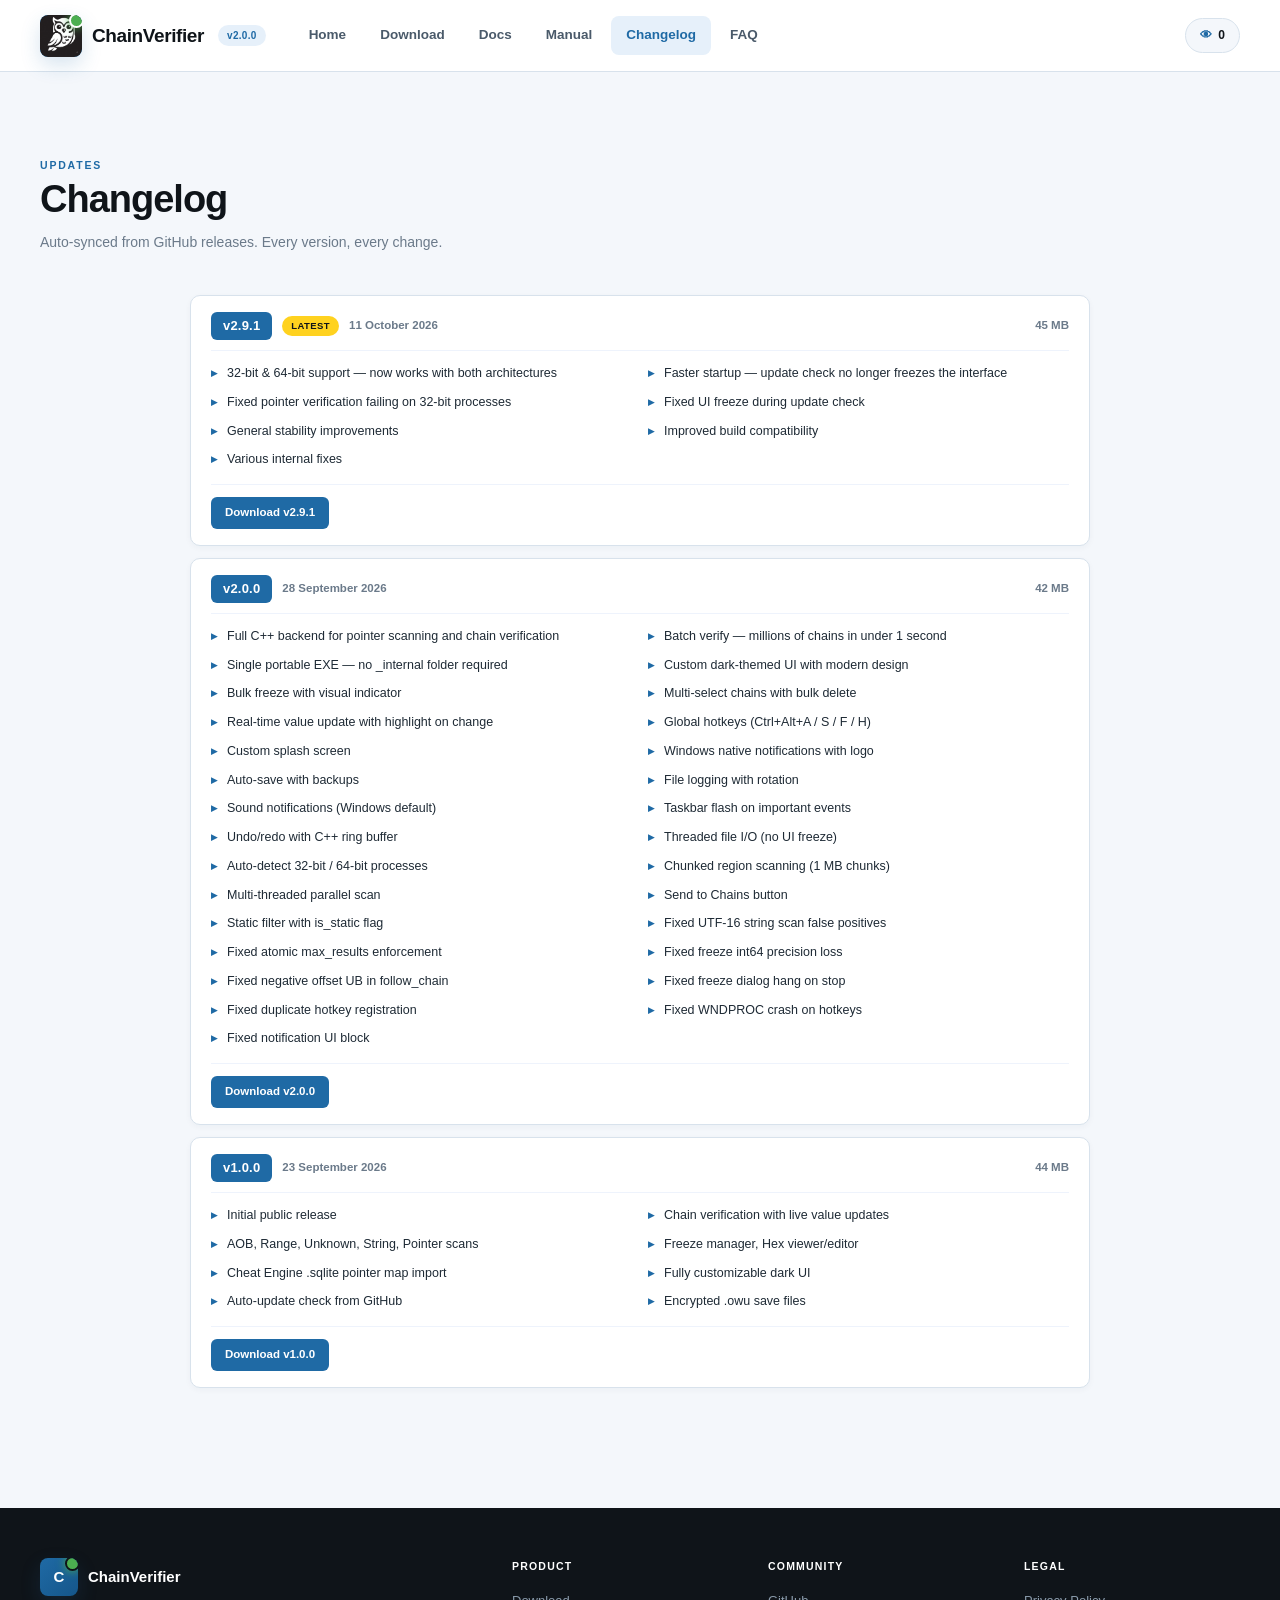
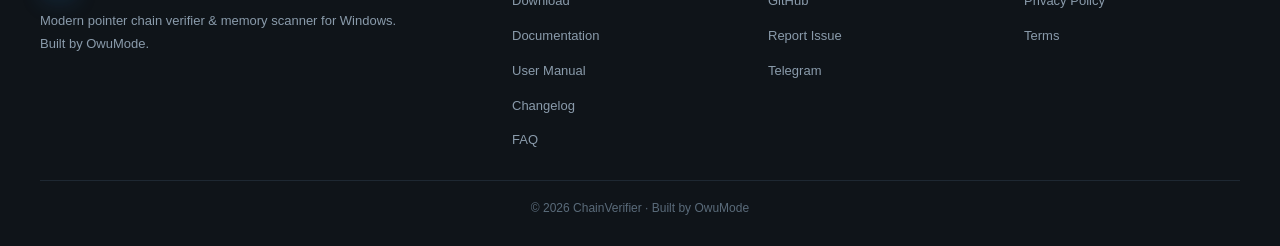
<file: changelog/changelog.html>
<!DOCTYPE html>
<html lang="en">
<head>
    <meta charset="UTF-8">
    <meta name="viewport" content="width=device-width, initial-scale=1.0">
    <title>Changelog - ChainVerifier</title>
    <meta name="description" content="ChainVerifier version history and changelog — auto-updated from GitHub releases.">
    <meta name="theme-color" content="#1f6aa5">
    <link rel="canonical" href="https://owumode.store/changelog/changelog.html">
    <link rel="icon" type="image/x-icon" href="../icon.ico">
    <link rel="stylesheet" href="../style.css">
    <link rel="stylesheet" href="changelog.css">
</head>
<body>

    <header class="site-header">
        <div class="container header-inner">
            <a href="../index.html" class="brand">
                <span class="brand-logo"><img src="../logo.png" alt="ChainVerifier" onerror="this.parentNode.textContent='C';"></span>
                <span class="brand-name">ChainVerifier</span>
                <span class="brand-version" id="headerVersion">v2.0.0</span>
            </a>
            <nav class="nav-menu" id="navMenu">
                <a href="../index.html" class="nav-link" data-i18n="nav.home">Home</a>
                <a href="../download/download.html" class="nav-link" data-i18n="nav.download">Download</a>
                <a href="../docs/docs.html" class="nav-link" data-i18n="nav.docs">Docs</a>
                <a href="../docs/manual.html" class="nav-link" data-i18n="nav.manual">Manual</a>
                <a href="changelog.html" class="nav-link active" data-i18n="nav.changelog">Changelog</a>
                <a href="../faq/faq.html" class="nav-link" data-i18n="nav.faq">FAQ</a>
            </nav>
            <div class="visitor-counter">
                <span class="visitor-icon">👁</span>
                <span id="visitorCount">0</span>
            </div>
            <button class="mobile-menu-btn" id="mobileMenuBtn" type="button">
                <span></span><span></span><span></span>
            </button>
        </div>
    </header>

    <main class="section">
        <div class="container">
            <div class="section-header">
                <span class="section-label">Updates</span>
                <h1 class="section-title">Changelog</h1>
                <p class="section-desc">Auto-synced from GitHub releases. Every version, every change.</p>
            </div>

            <div id="changelogLoading" class="changelog-loading">
                <div class="changelog-loading-spinner"></div>
                <div class="changelog-loading-text">Loading releases from GitHub...</div>
            </div>

            <div class="changelog-list" id="changelogList"></div>
        </div>
    </main>

    <div class="toast" id="toast"><span id="toastMessage"></span></div>

    <footer class="site-footer">
        <div class="container">
            <div class="footer-inner">
                <div>
                    <div class="footer-brand"><span class="brand-logo">C</span><span>ChainVerifier</span></div>
                    <p class="footer-about">Modern pointer chain verifier & memory scanner for Windows. Built by OwuMode.</p>
                </div>
                <div class="footer-col">
                    <h4>Product</h4>
                    <ul>
                        <li><a href="../download/download.html">Download</a></li>
                        <li><a href="../docs/docs.html">Documentation</a></li>
                        <li><a href="../docs/manual.html">User Manual</a></li>
                        <li><a href="changelog.html">Changelog</a></li>
                        <li><a href="../faq/faq.html">FAQ</a></li>
                    </ul>
                </div>
                <div class="footer-col">
                    <h4>Community</h4>
                    <ul>
                        <li><a href="https://github.com/owuMode/ChainVerifier" target="_blank" rel="noopener">GitHub</a></li>
                        <li><a href="https://github.com/owuMode/ChainVerifier/issues" target="_blank" rel="noopener">Report Issue</a></li>
                        <li><a href="https://t.me/owumode_chat" target="_blank" rel="noopener">Telegram</a></li>
                    </ul>
                </div>
                <div class="footer-col">
                    <h4>Legal</h4>
                    <ul>
                        <li><a href="../privacy.html">Privacy Policy</a></li>
                        <li><a href="../terms.html">Terms</a></li>
                    </ul>
                </div>
            </div>
            <div class="footer-bottom">© 2026 ChainVerifier · Built by OwuMode</div>
        </div>
    </footer>

    <script src="../shared/data.js"></script>
    <script src="../shared/i18n.js"></script>
    <script src="../shared/ui-kit.js"></script>
    <script src="changelog.js"></script>
</body>
</html>
</file>
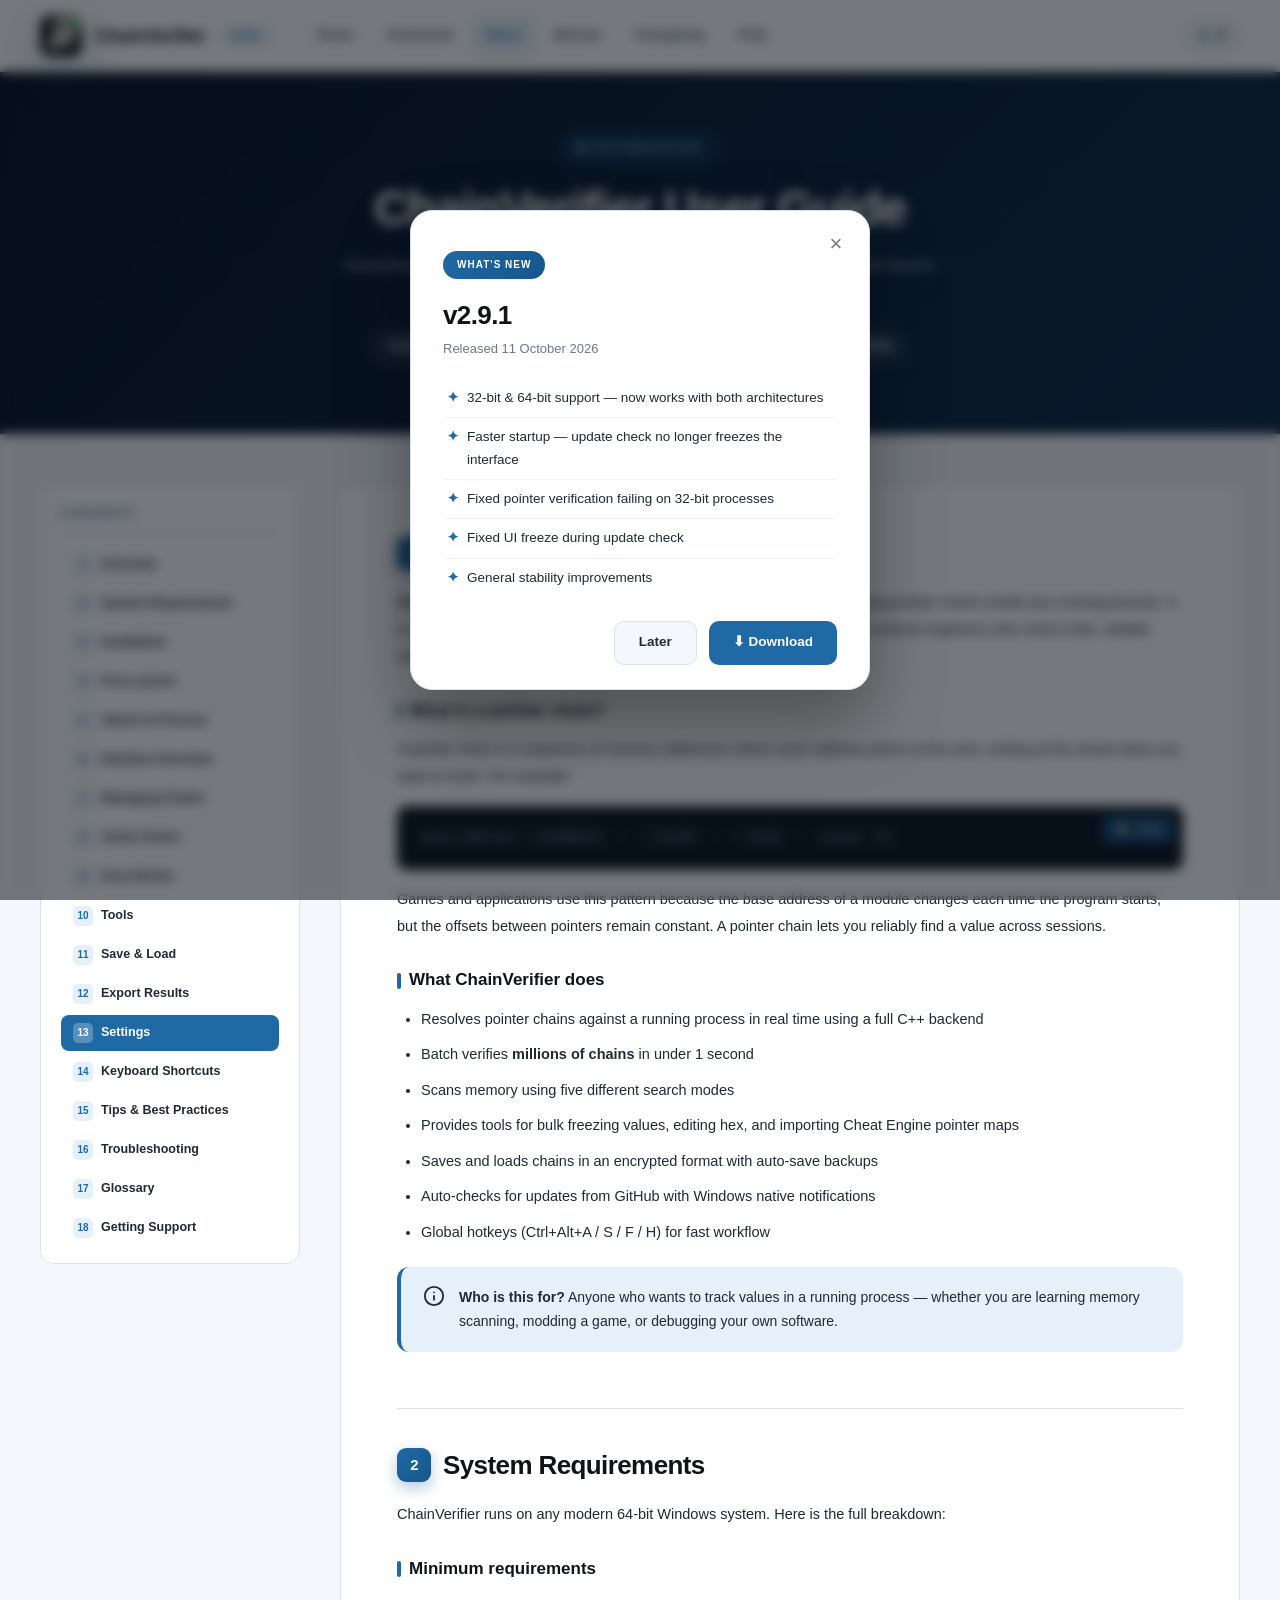
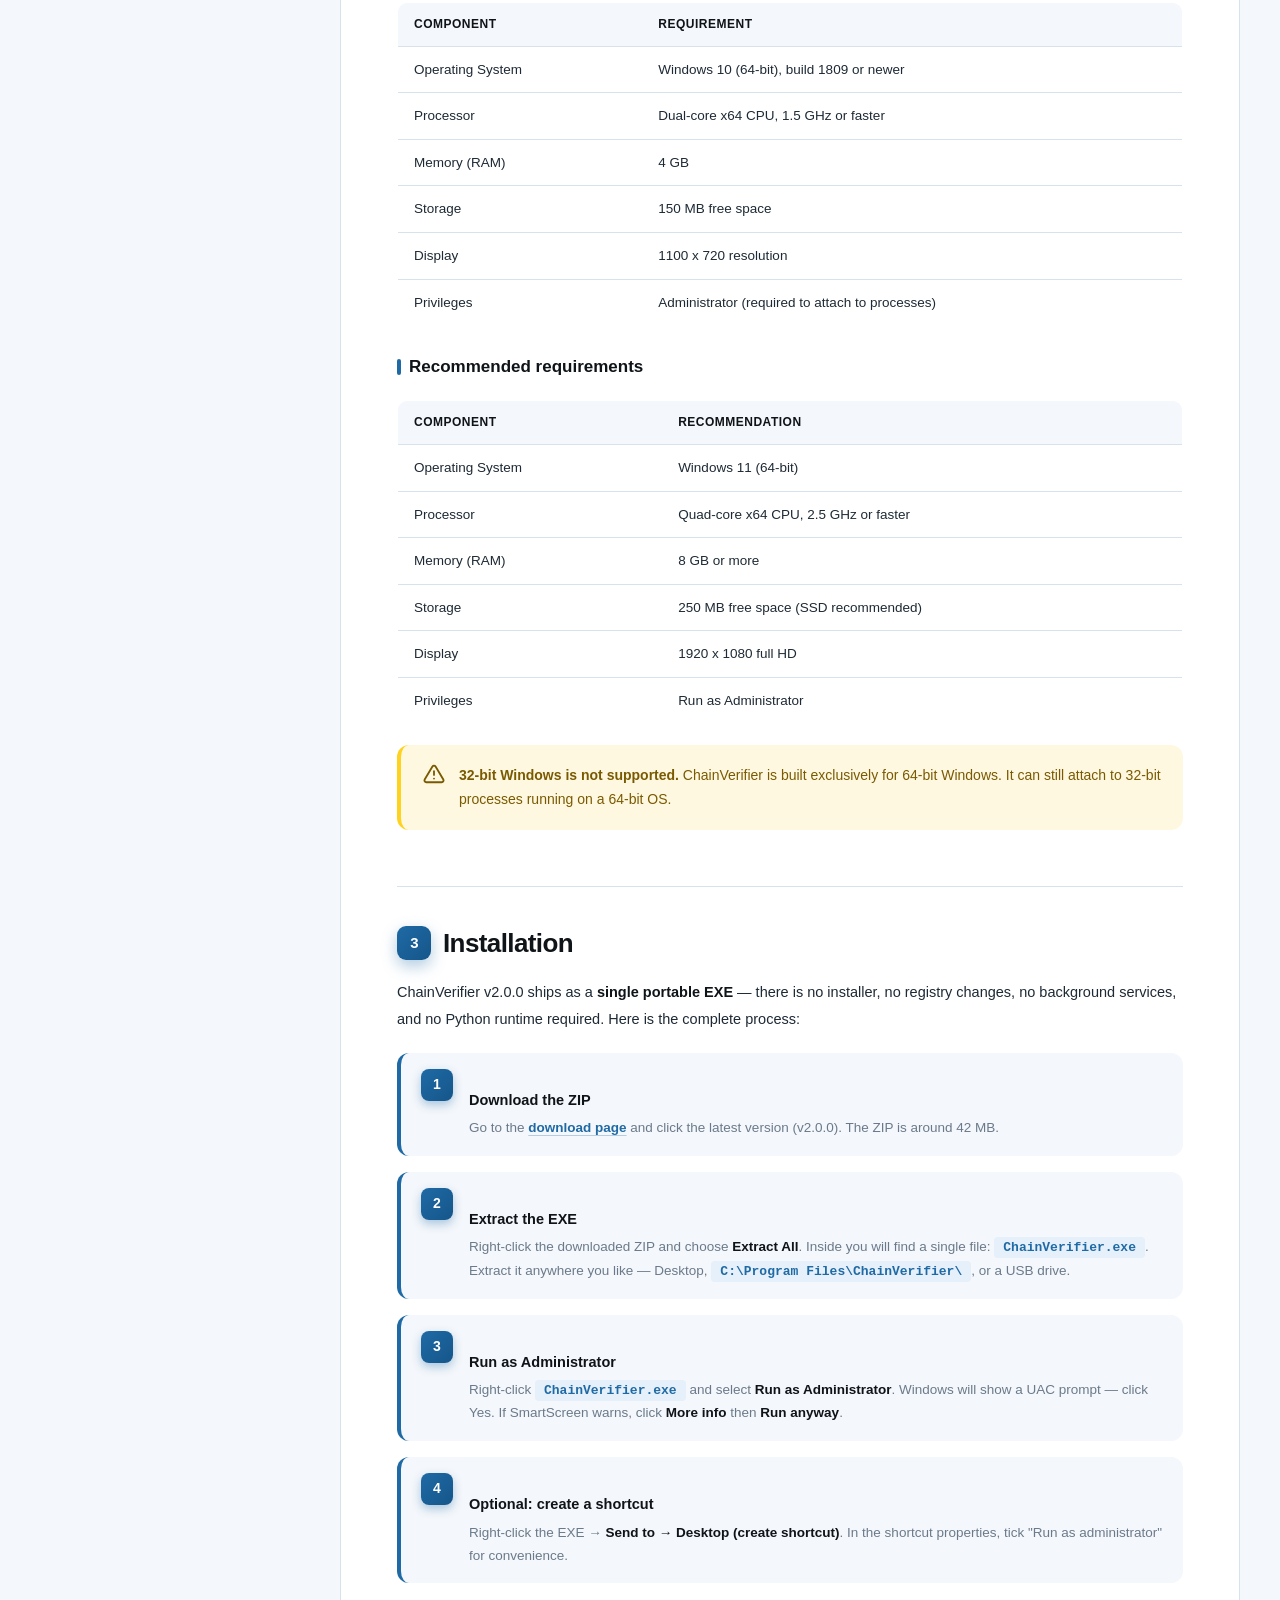
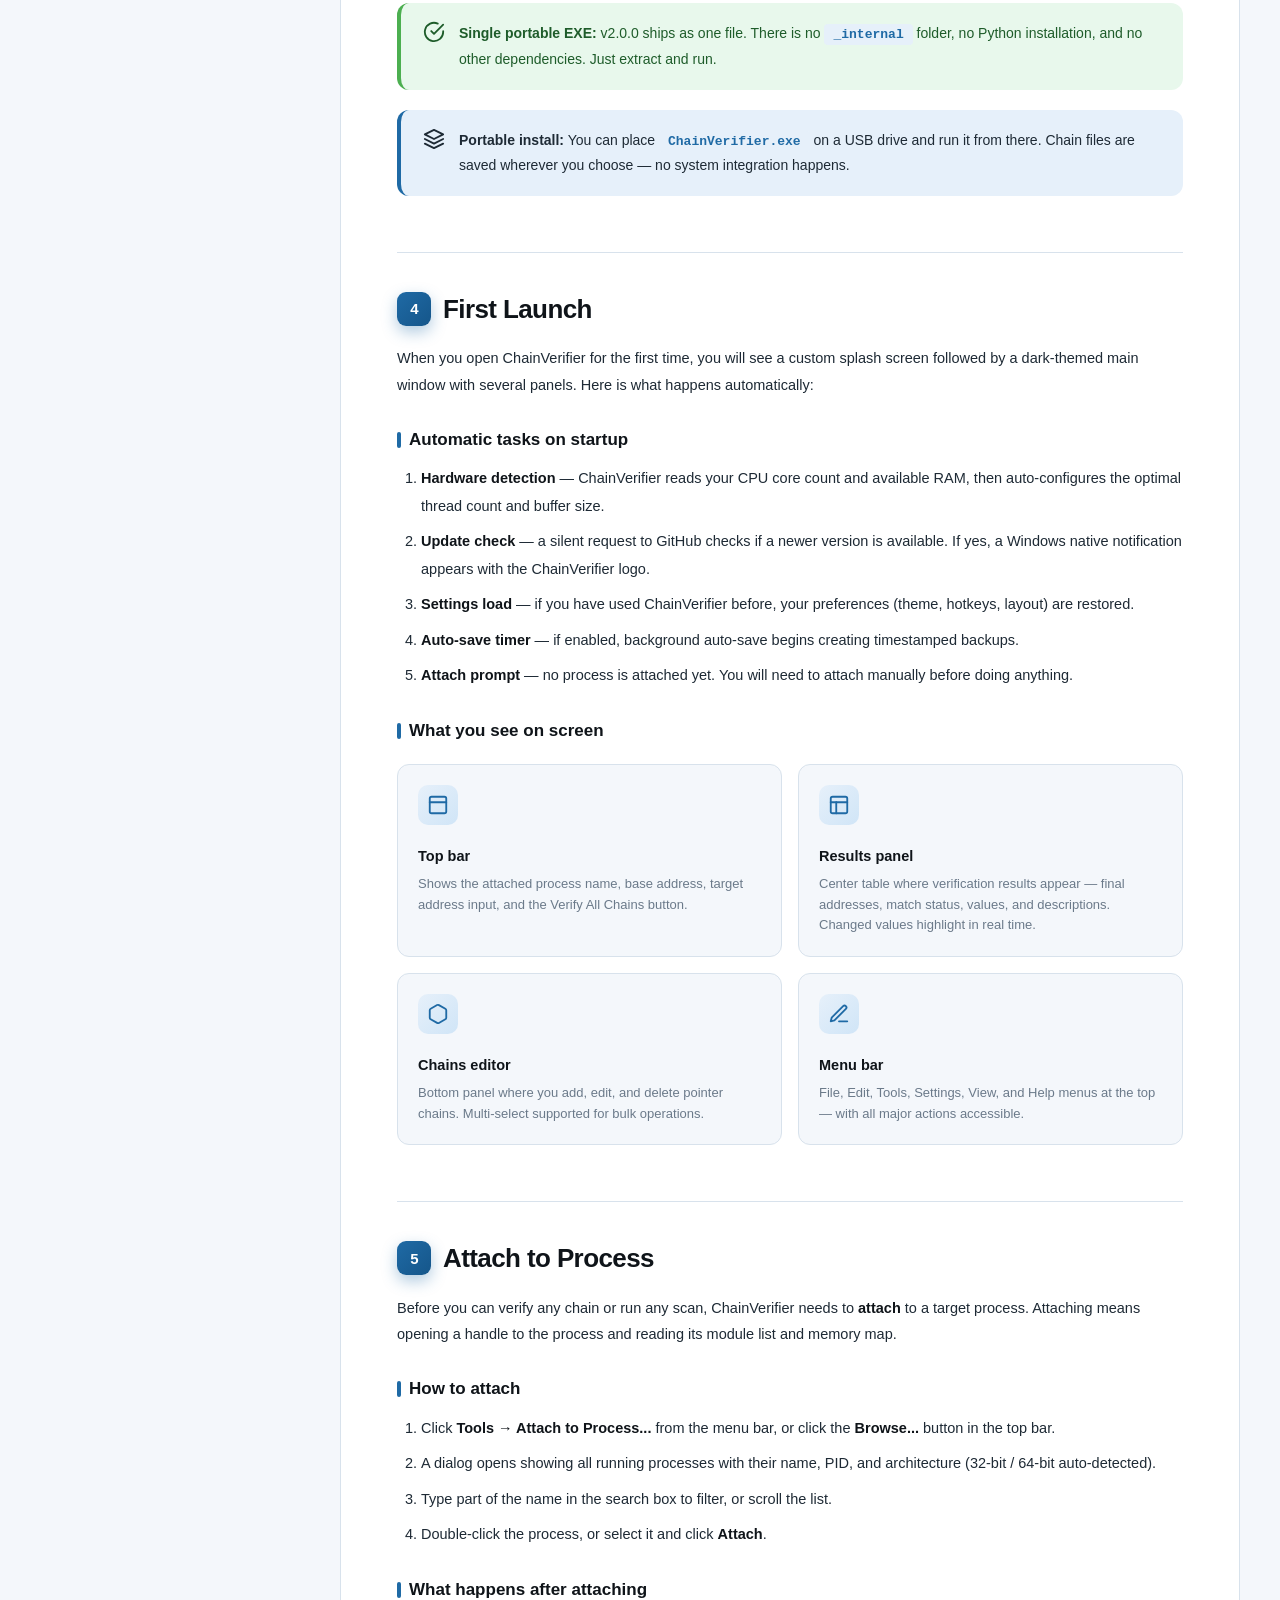
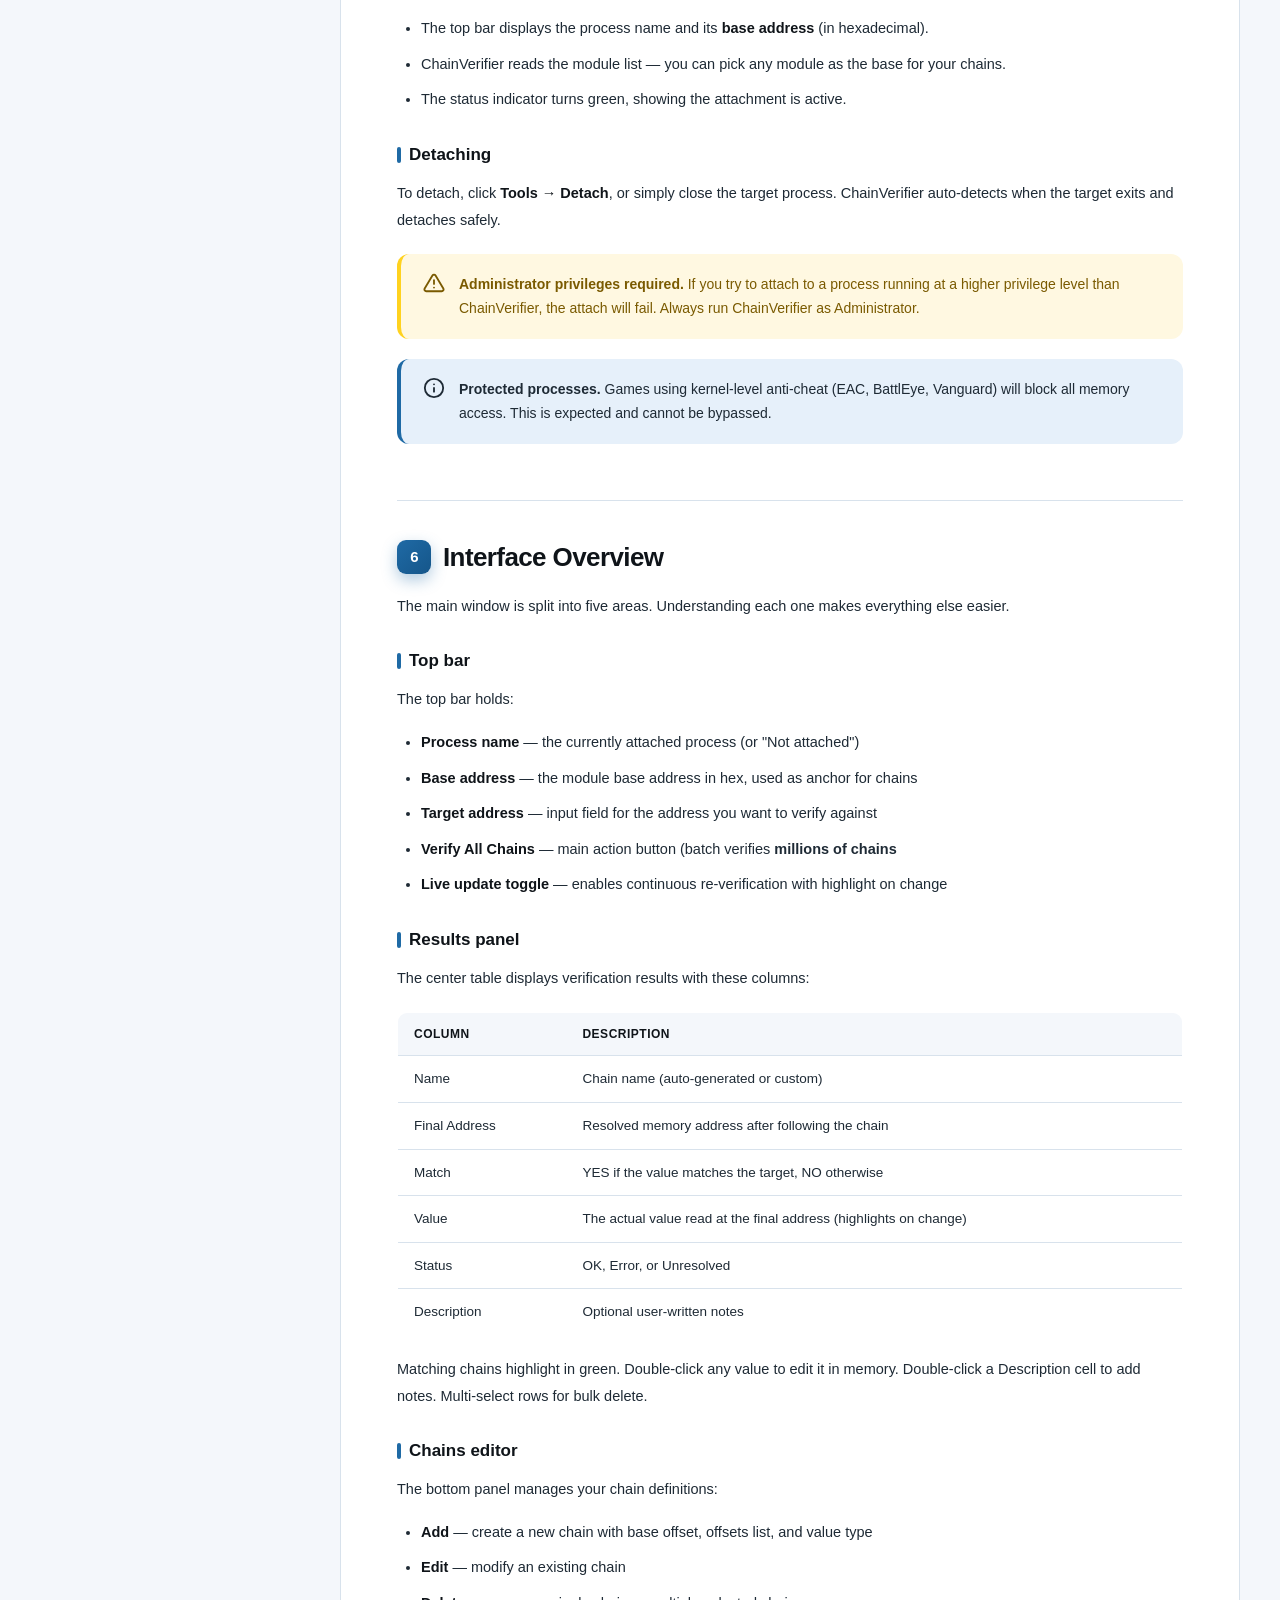
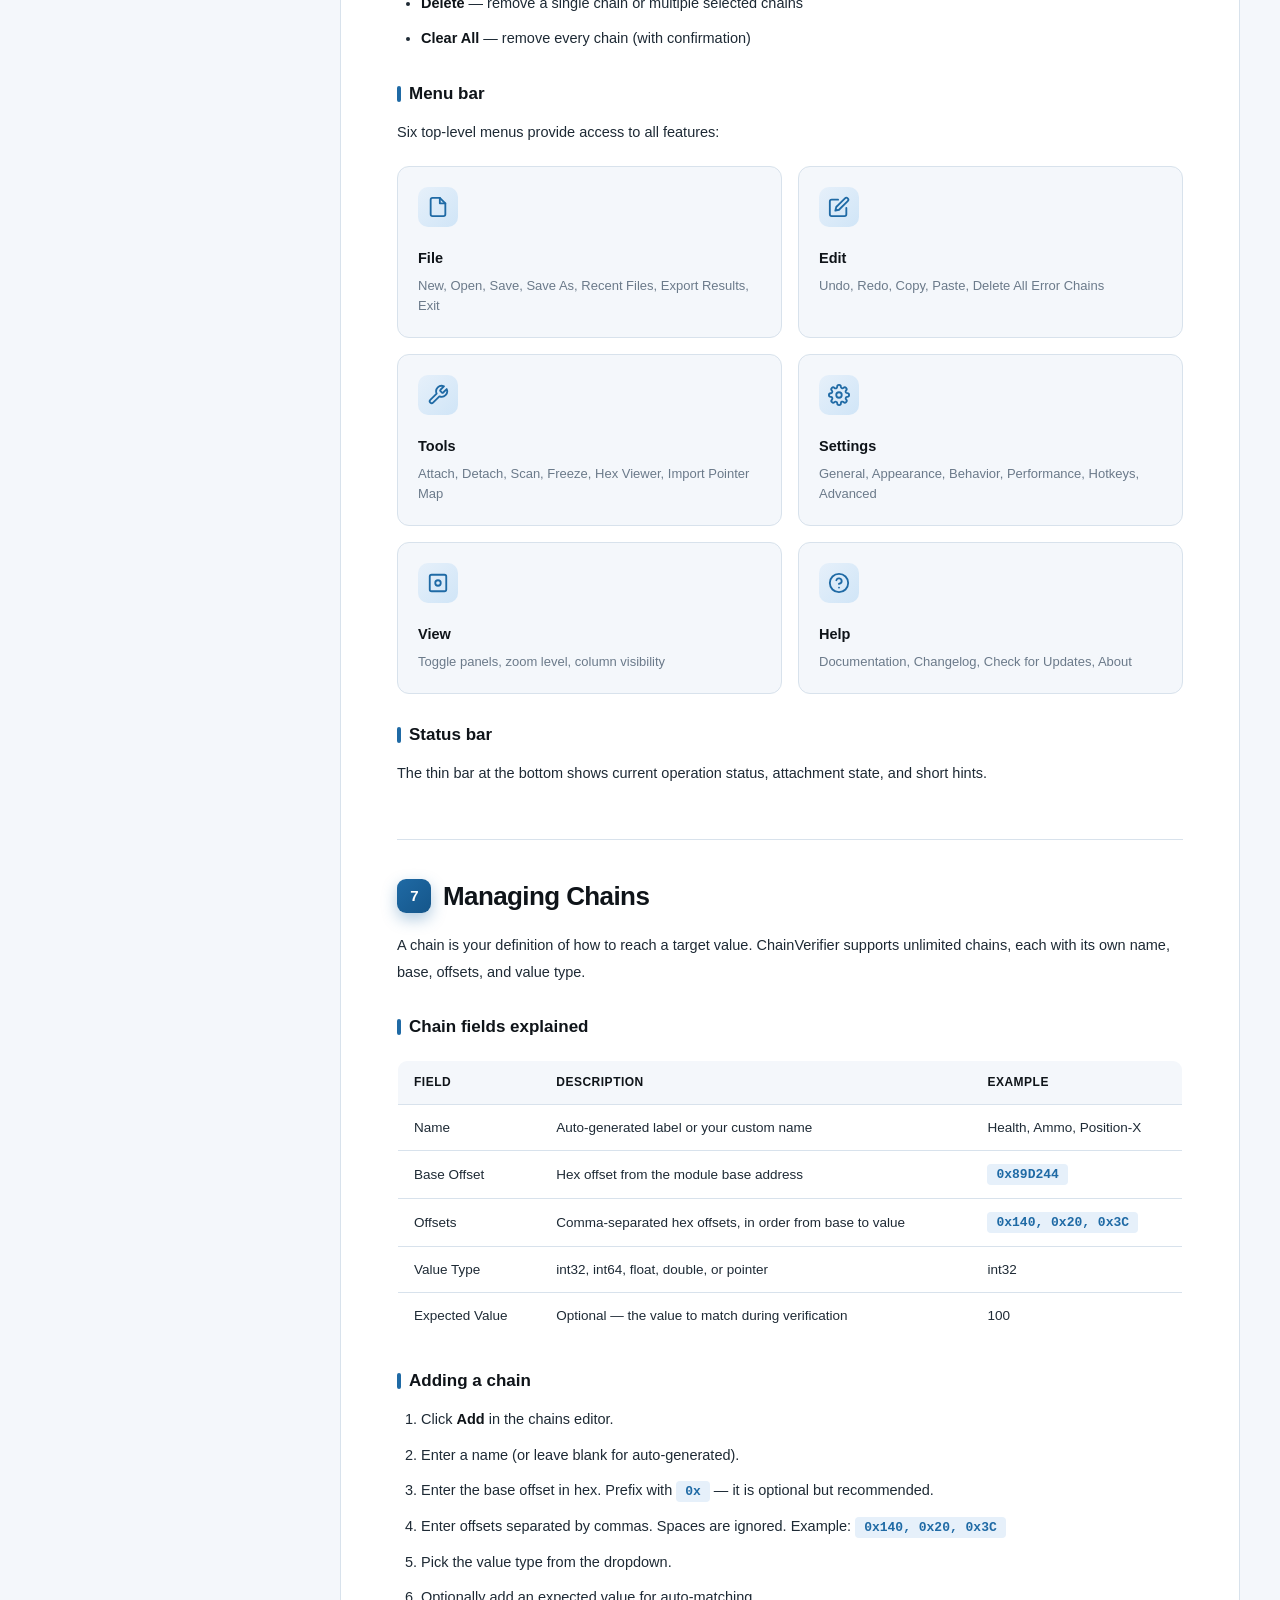
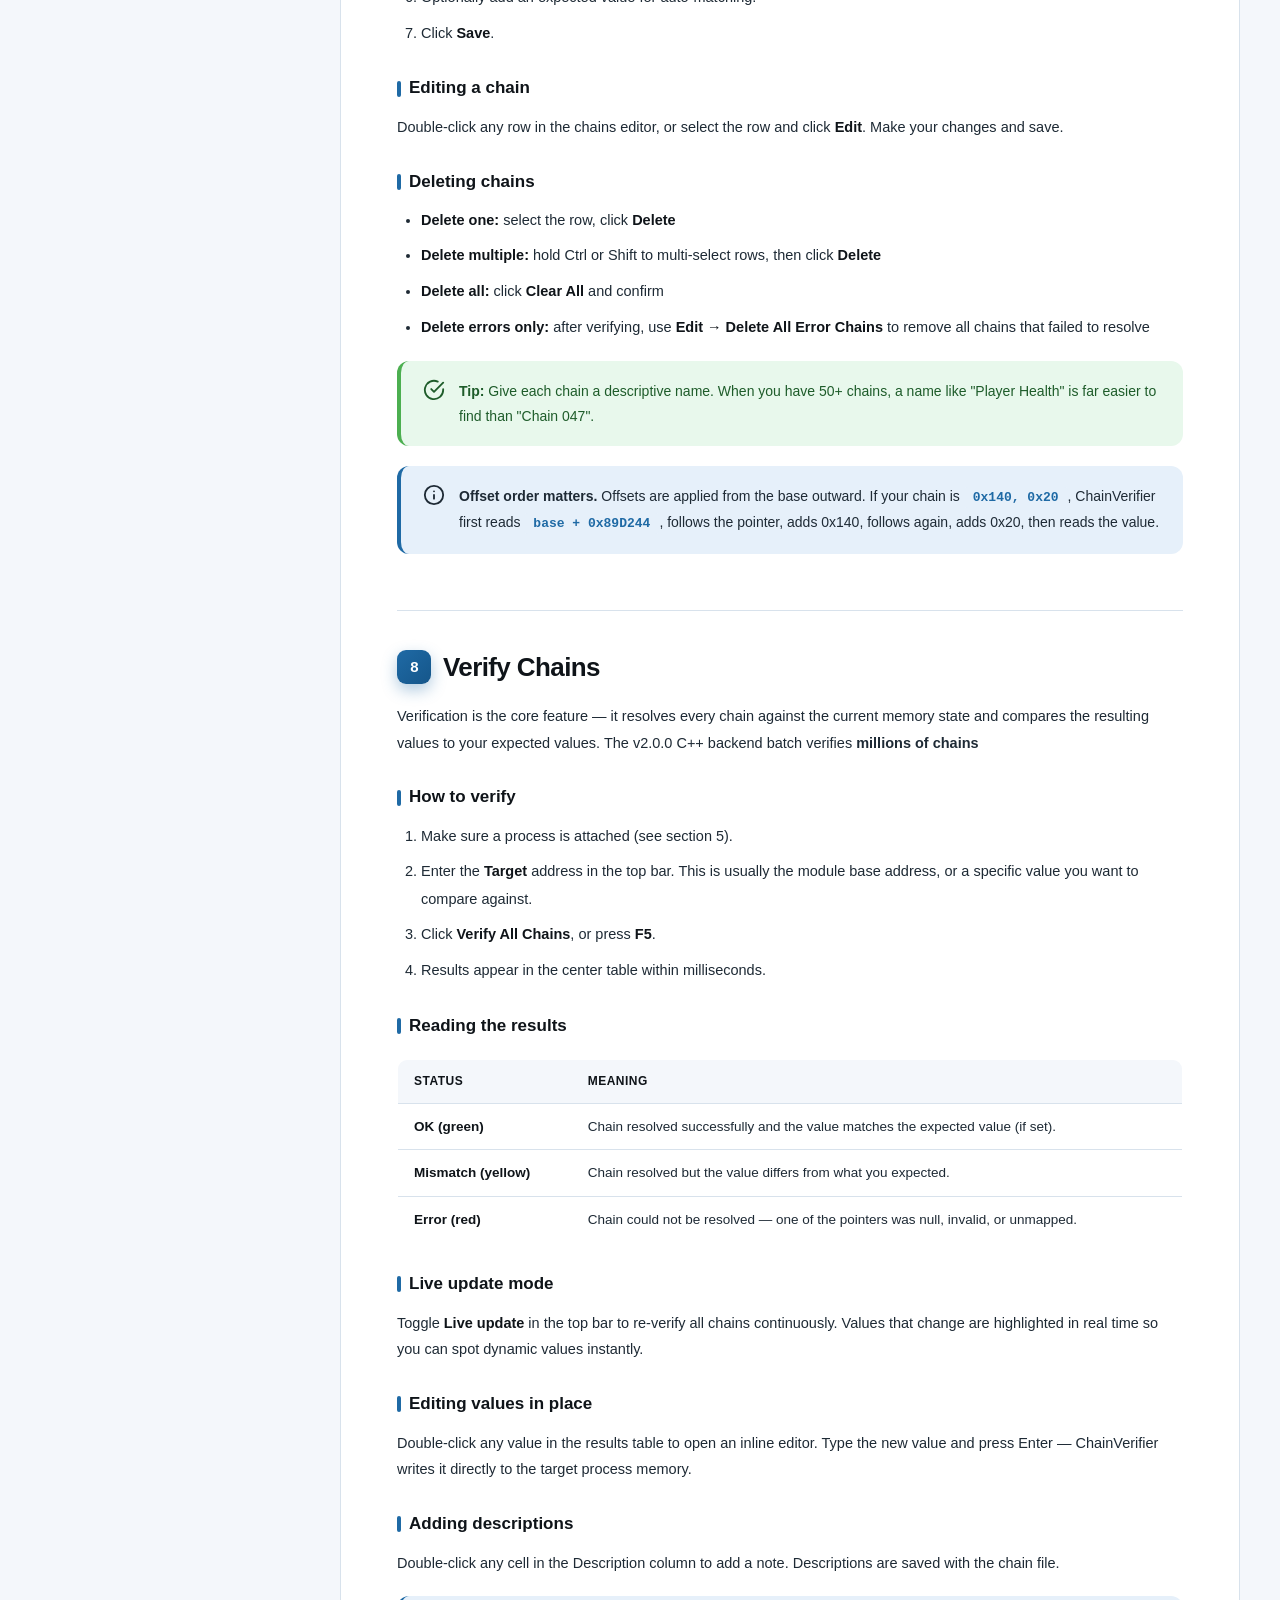
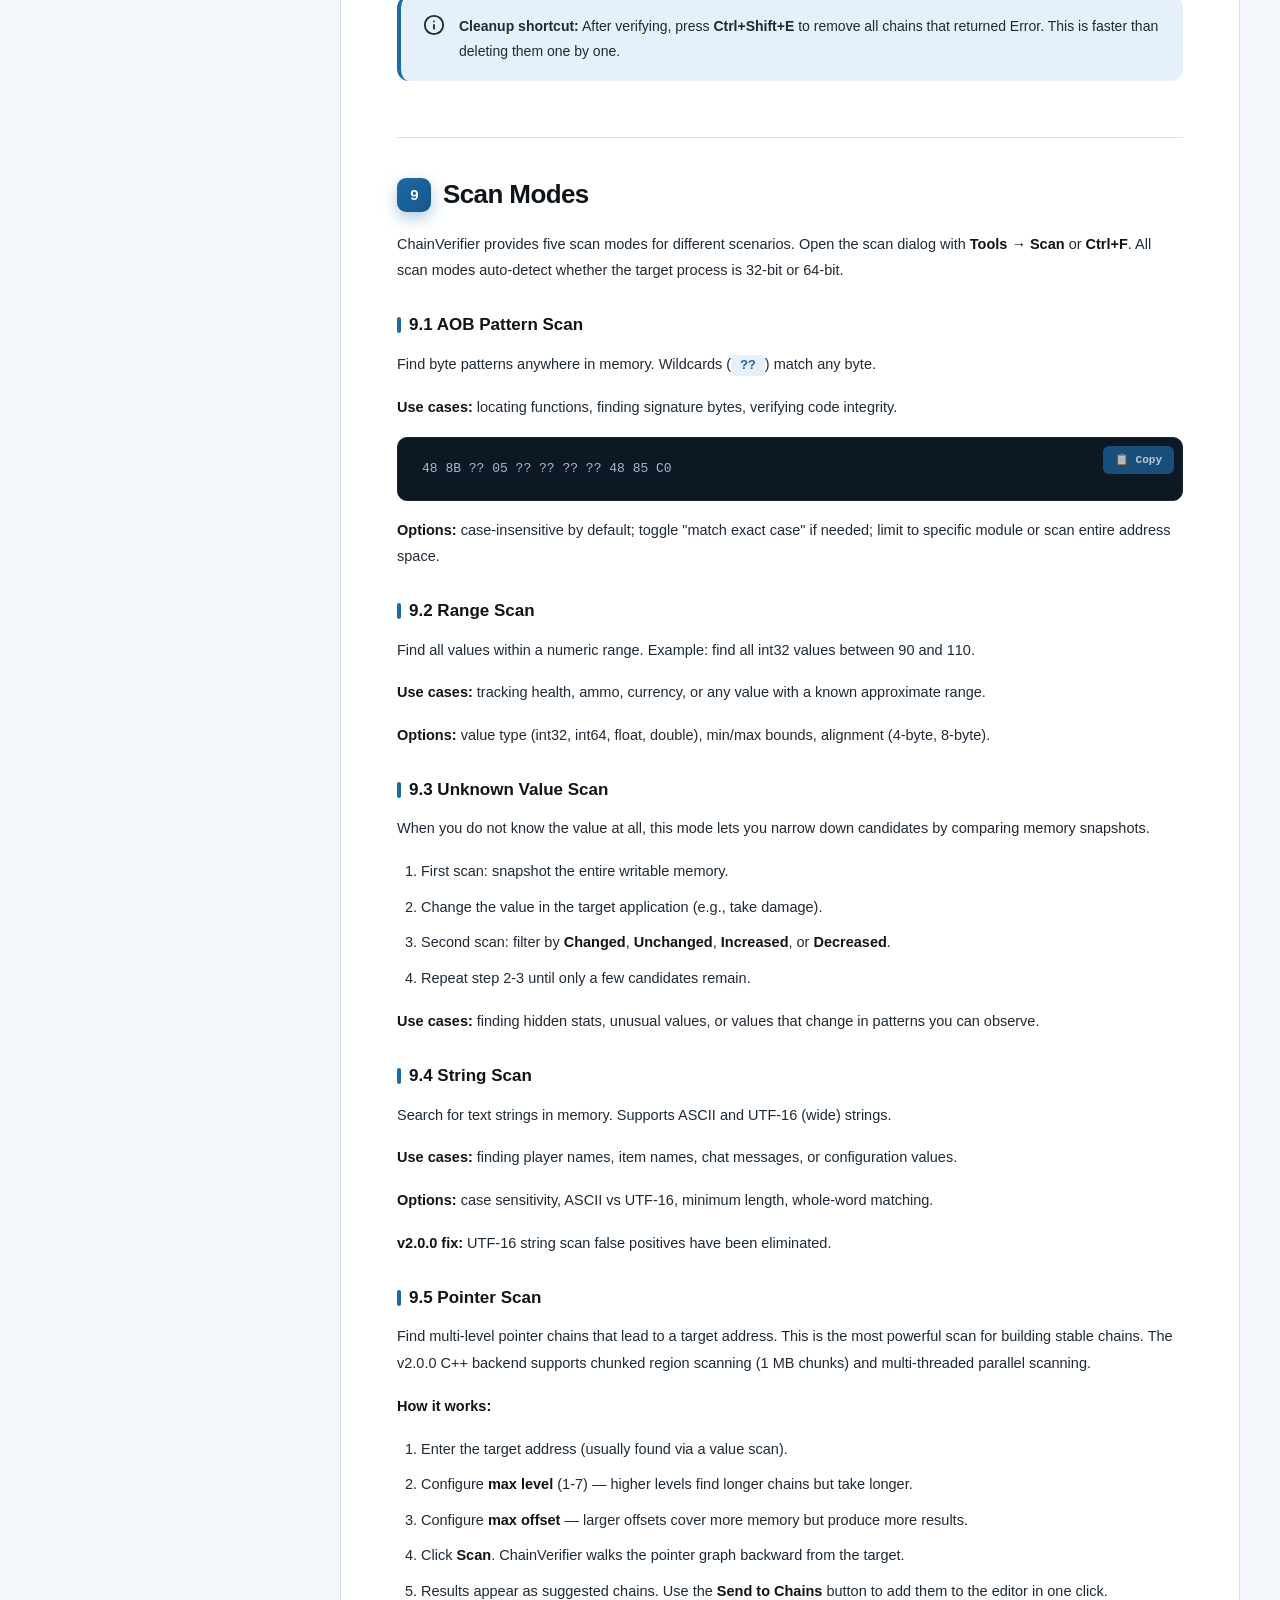
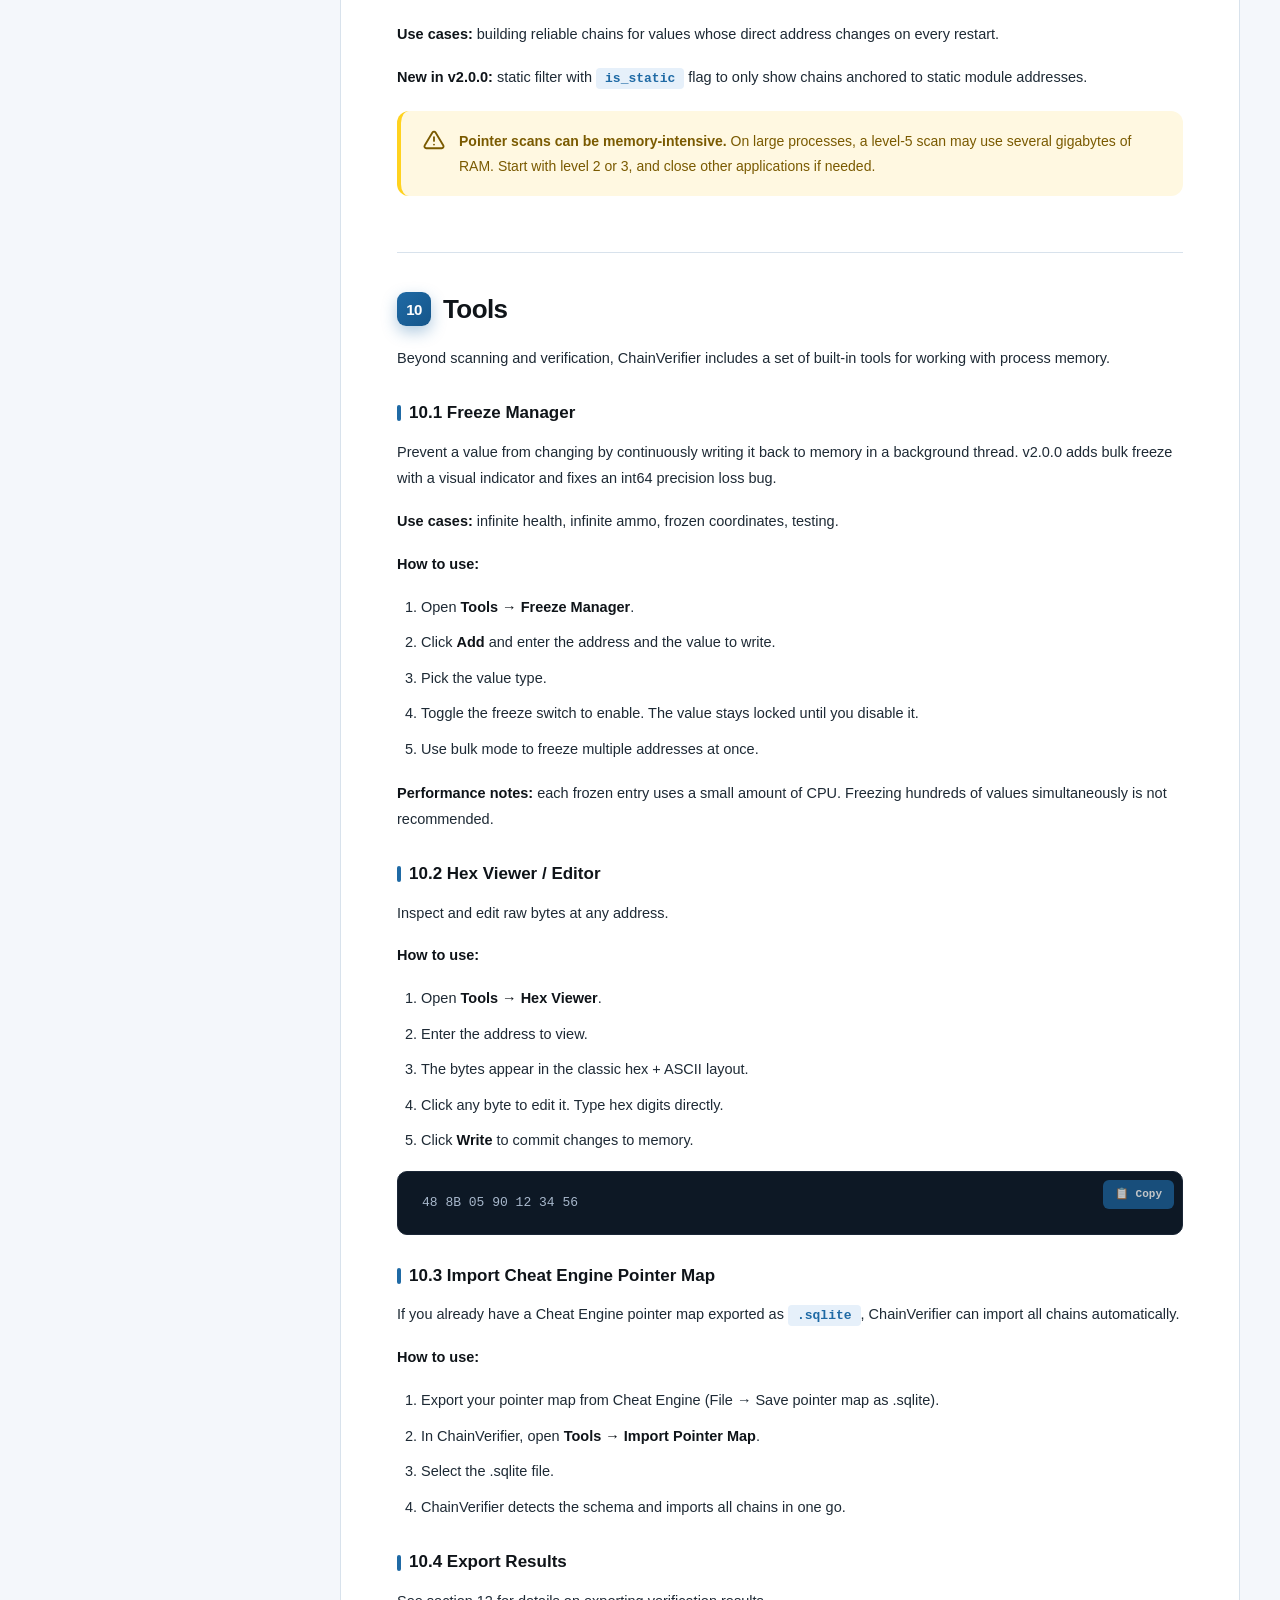
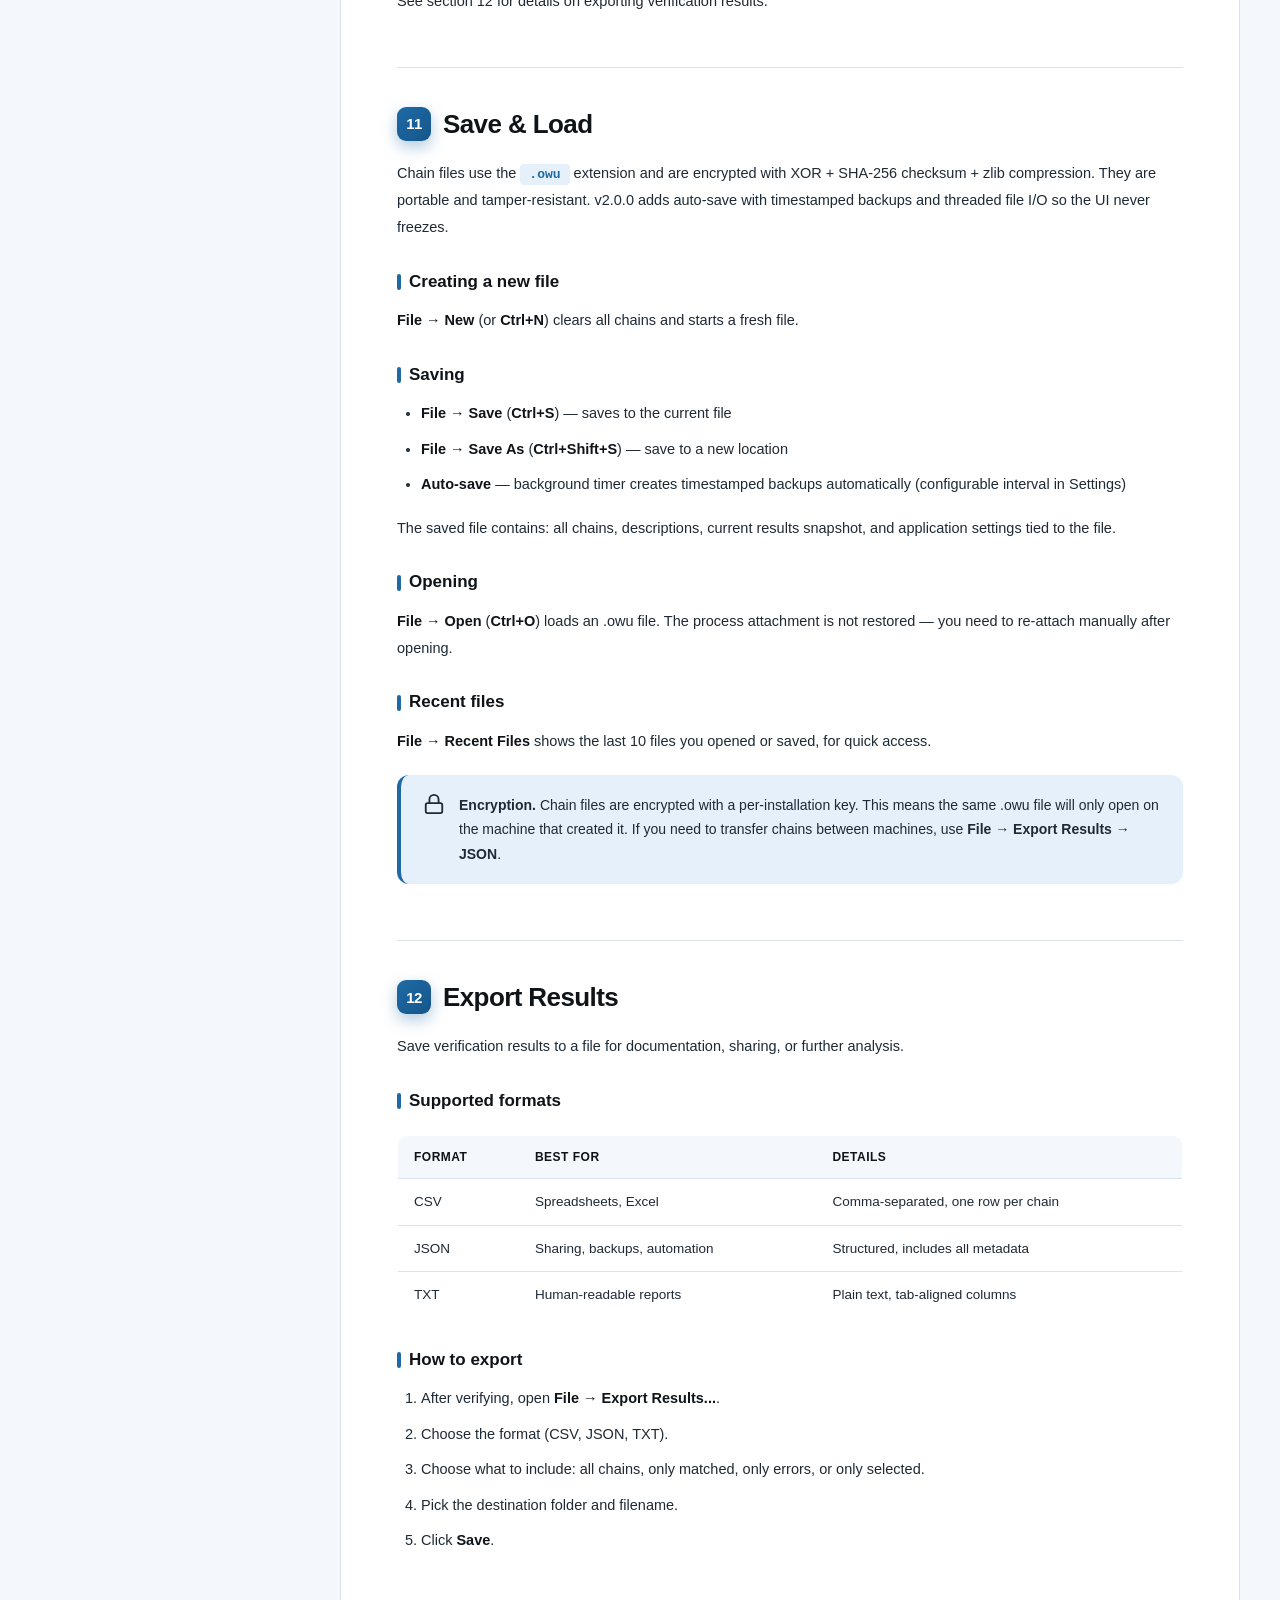
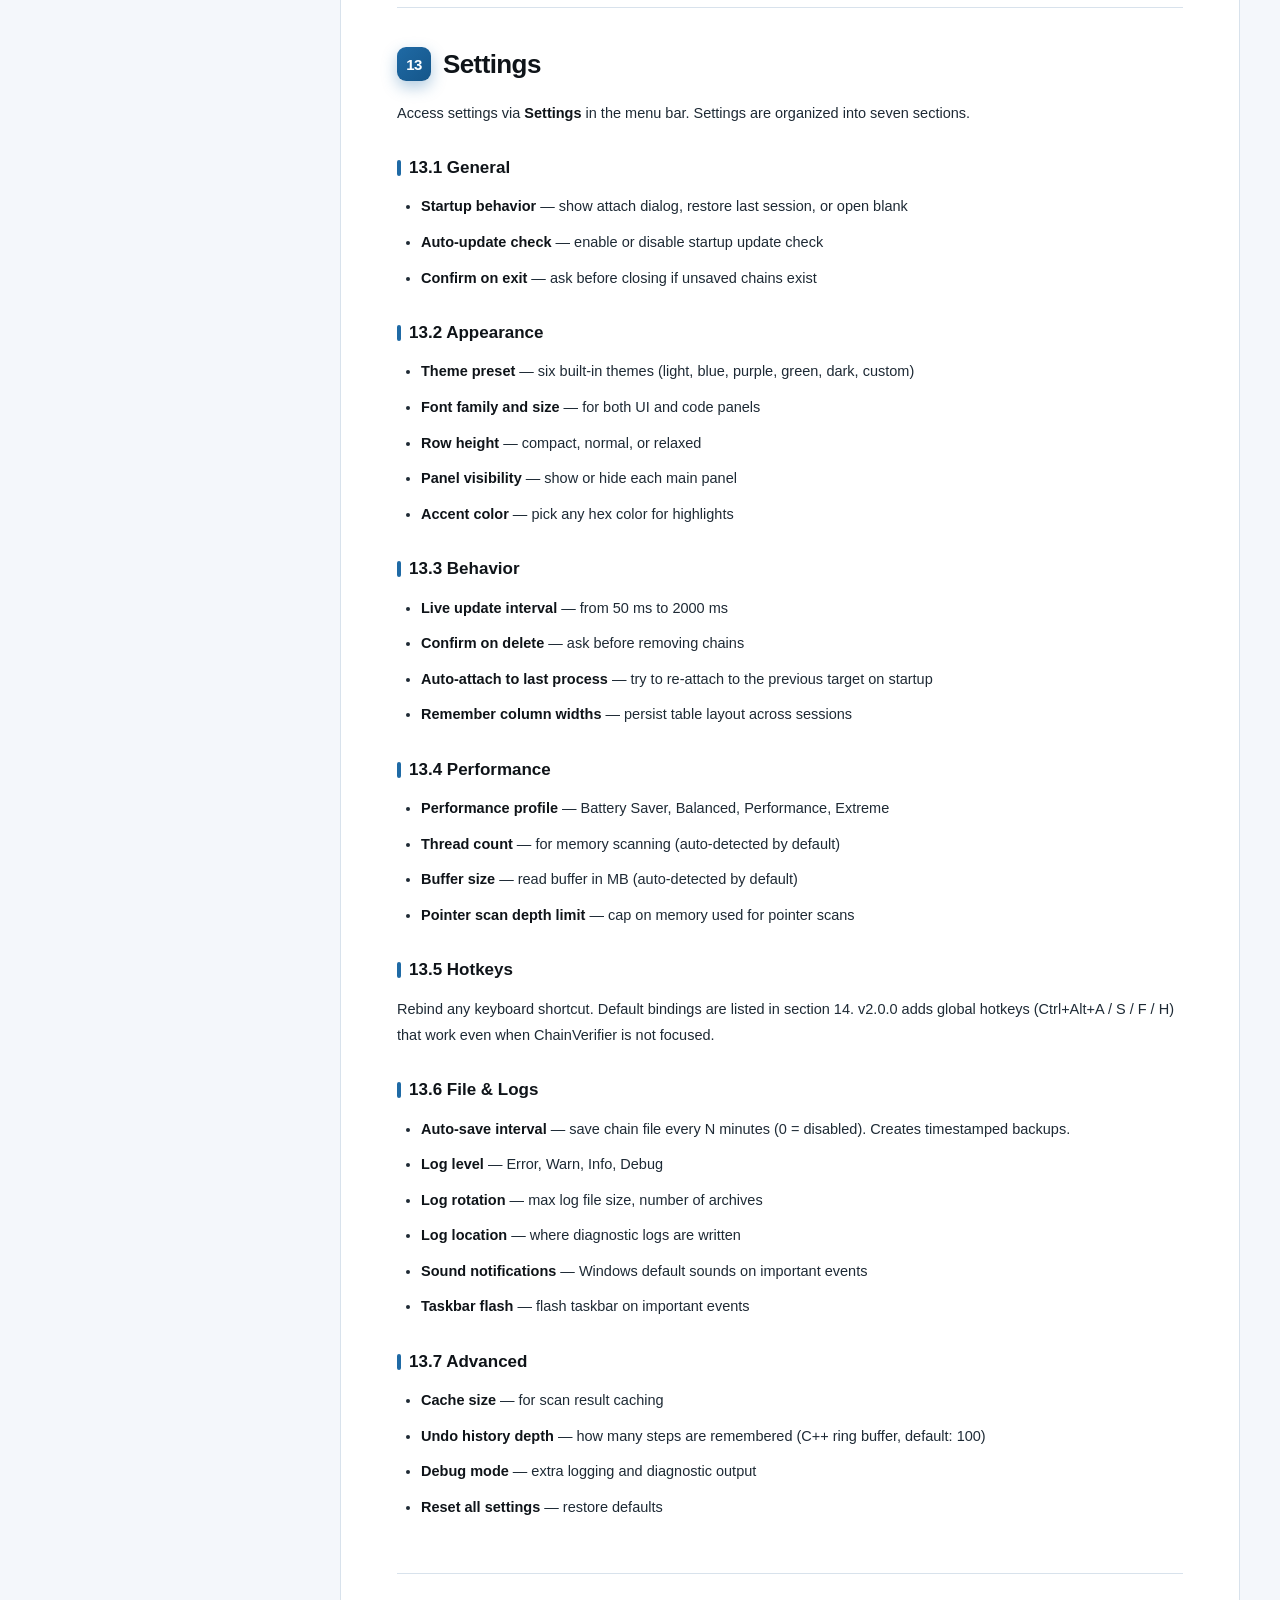
<file: docs/docs.html>
<!DOCTYPE html>
<html lang="en">
<head>
    <meta charset="UTF-8">
    <meta name="viewport" content="width=device-width, initial-scale=1.0">
    <title>Documentation - ChainVerifier</title>
    <meta name="description" content="Complete documentation for ChainVerifier — installation, attach process, verify chains, scan modes, tools, shortcuts, and troubleshooting.">
    <meta name="theme-color" content="#1f6aa5">
    <link rel="canonical" href="https://owumode.store/docs/docs.html">
    <link rel="icon" type="image/x-icon" href="../icon.ico">
    <link rel="shortcut icon" type="image/x-icon" href="../icon.ico">
    <link rel="apple-touch-icon" href="../icon.ico">
    <link rel="manifest" href="../manifest.json">
    <link rel="stylesheet" href="../style.css">
    <link rel="stylesheet" href="docs.css">
</head>
<body>

    <!-- HEADER -->
    <header class="site-header">
        <div class="container header-inner">
            <a href="../index.html" class="brand">
                <span class="brand-logo"><img src="../logo.png" alt="ChainVerifier" onerror="this.parentNode.textContent='C';"></span>
                <span class="brand-name">ChainVerifier</span>
                <span class="brand-version" id="headerVersion">v2.0.0</span>
            </a>
            <nav class="nav-menu" id="navMenu">
                <a href="../index.html" class="nav-link" data-i18n="nav.home">Home</a>
                <a href="../download/download.html" class="nav-link" data-i18n="nav.download">Download</a>
                <a href="docs.html" class="nav-link active" data-i18n="nav.docs">Docs</a>
                <a href="manual.html" class="nav-link" data-i18n="nav.manual">Manual</a>
                <a href="../changelog/changelog.html" class="nav-link" data-i18n="nav.changelog">Changelog</a>
                <a href="../faq/faq.html" class="nav-link" data-i18n="nav.faq">FAQ</a>
            </nav>
            <div class="visitor-counter">
                <span class="visitor-icon">
                    <svg viewBox="0 0 24 24" width="14" height="14" fill="none" stroke="currentColor" stroke-width="2" stroke-linecap="round" stroke-linejoin="round">
                        <path d="M1 12s4-8 11-8 11 8 11 8-4 8-11 8-11-8-11-8z"></path>
                        <circle cx="12" cy="12" r="3"></circle>
                    </svg>
                </span>
                <span id="visitorCount">0</span>
            </div>
            <button class="mobile-menu-btn" id="mobileMenuBtn" type="button" aria-label="Menu">
                <span></span><span></span><span></span>
            </button>
        </div>
    </header>

    <!-- HERO -->
    <section class="docs-hero">
        <div class="container docs-hero-inner">
            <div class="docs-hero-badge">Documentation</div>
            <h1>ChainVerifier User Guide</h1>
            <p>Everything you need to install, configure, and master ChainVerifier — from first launch to advanced pointer chain verification.</p>
            <div class="docs-hero-meta">
                <span class="docs-hero-chip">Version 2.0.0</span>
                <span class="docs-hero-chip">Windows 10 / 11 (64-bit)</span>
                <span class="docs-hero-chip">Last updated: September 28, 2026</span>
            </div>
        </div>
    </section>

    <!-- CONTENT -->
    <main class="section" style="padding-top: 50px;">
        <div class="container">
            <div class="docs-layout">

                <!-- TABLE OF CONTENTS -->
                <aside class="docs-sidebar">
                    <h4>Contents</h4>
                    <ul>
                        <li><a href="#overview"><span class="docs-sidebar-num">1</span> Overview</a></li>
                        <li><a href="#requirements"><span class="docs-sidebar-num">2</span> System Requirements</a></li>
                        <li><a href="#install"><span class="docs-sidebar-num">3</span> Installation</a></li>
                        <li><a href="#first-launch"><span class="docs-sidebar-num">4</span> First Launch</a></li>
                        <li><a href="#attach"><span class="docs-sidebar-num">5</span> Attach to Process</a></li>
                        <li><a href="#interface"><span class="docs-sidebar-num">6</span> Interface Overview</a></li>
                        <li><a href="#chains"><span class="docs-sidebar-num">7</span> Managing Chains</a></li>
                        <li><a href="#verify"><span class="docs-sidebar-num">8</span> Verify Chains</a></li>
                        <li><a href="#scans"><span class="docs-sidebar-num">9</span> Scan Modes</a></li>
                        <li><a href="#tools"><span class="docs-sidebar-num">10</span> Tools</a></li>
                        <li><a href="#save"><span class="docs-sidebar-num">11</span> Save &amp; Load</a></li>
                        <li><a href="#export"><span class="docs-sidebar-num">12</span> Export Results</a></li>
                        <li><a href="#settings"><span class="docs-sidebar-num">13</span> Settings</a></li>
                        <li><a href="#shortcuts"><span class="docs-sidebar-num">14</span> Keyboard Shortcuts</a></li>
                        <li><a href="#tips"><span class="docs-sidebar-num">15</span> Tips &amp; Best Practices</a></li>
                        <li><a href="#troubleshooting"><span class="docs-sidebar-num">16</span> Troubleshooting</a></li>
                        <li><a href="#glossary"><span class="docs-sidebar-num">17</span> Glossary</a></li>
                        <li><a href="#support"><span class="docs-sidebar-num">18</span> Getting Support</a></li>
                    </ul>
                </aside>

                <!-- MAIN CONTENT -->
                <article class="docs-content">

                    <!-- 1. OVERVIEW -->
                    <section id="overview">
                        <h2><span class="num">1</span> Overview</h2>
                        <p><strong>ChainVerifier</strong> is a Windows desktop tool for finding, verifying, and managing pointer chains inside any running process. It is designed for both beginners learning pointer scanning and experienced reverse engineers who need a fast, reliable verification workflow.</p>

                        <h3>What is a pointer chain?</h3>
                        <p>A pointer chain is a sequence of memory addresses where each address points to the next, ending at the actual value you want to track. For example:</p>

                        <pre><code>base_address + 0x89D244  →  + 0x140  →  + 0x20  →  value: 42</code></pre>

                        <p>Games and applications use this pattern because the base address of a module changes each time the program starts, but the offsets between pointers remain constant. A pointer chain lets you reliably find a value across sessions.</p>

                        <h3>What ChainVerifier does</h3>
                        <ul>
                            <li>Resolves pointer chains against a running process in real time using a full C++ backend</li>
                            <li>Batch verifies <b>millions of chains</b> in under 1 second</li>
                            <li>Scans memory using five different search modes</li>
                            <li>Provides tools for bulk freezing values, editing hex, and importing Cheat Engine pointer maps</li>
                            <li>Saves and loads chains in an encrypted format with auto-save backups</li>
                            <li>Auto-checks for updates from GitHub with Windows native notifications</li>
                            <li>Global hotkeys (Ctrl+Alt+A / S / F / H) for fast workflow</li>
                        </ul>

                        <div class="docs-box docs-box-info">
                            <span class="docs-box-icon">
                                <svg viewBox="0 0 24 24"><circle cx="12" cy="12" r="10"/><line x1="12" y1="16" x2="12" y2="12"/><line x1="12" y1="8" x2="12.01" y2="8"/></svg>
                            </span>
                            <div><strong>Who is this for?</strong> Anyone who wants to track values in a running process — whether you are learning memory scanning, modding a game, or debugging your own software.</div>
                        </div>
                    </section>

                    <!-- 2. REQUIREMENTS -->
                    <section id="requirements">
                        <h2><span class="num">2</span> System Requirements</h2>
                        <p>ChainVerifier runs on any modern 64-bit Windows system. Here is the full breakdown:</p>

                        <h3>Minimum requirements</h3>
                        <table class="docs-table">
                            <thead>
                                <tr>
                                    <th>Component</th>
                                    <th>Requirement</th>
                                </tr>
                            </thead>
                            <tbody>
                                <tr><td>Operating System</td><td>Windows 10 (64-bit), build 1809 or newer</td></tr>
                                <tr><td>Processor</td><td>Dual-core x64 CPU, 1.5 GHz or faster</td></tr>
                                <tr><td>Memory (RAM)</td><td>4 GB</td></tr>
                                <tr><td>Storage</td><td>150 MB free space</td></tr>
                                <tr><td>Display</td><td>1100 x 720 resolution</td></tr>
                                <tr><td>Privileges</td><td>Administrator (required to attach to processes)</td></tr>
                            </tbody>
                        </table>

                        <h3>Recommended requirements</h3>
                        <table class="docs-table">
                            <thead>
                                <tr>
                                    <th>Component</th>
                                    <th>Recommendation</th>
                                </tr>
                            </thead>
                            <tbody>
                                <tr><td>Operating System</td><td>Windows 11 (64-bit)</td></tr>
                                <tr><td>Processor</td><td>Quad-core x64 CPU, 2.5 GHz or faster</td></tr>
                                <tr><td>Memory (RAM)</td><td>8 GB or more</td></tr>
                                <tr><td>Storage</td><td>250 MB free space (SSD recommended)</td></tr>
                                <tr><td>Display</td><td>1920 x 1080 full HD</td></tr>
                                <tr><td>Privileges</td><td>Run as Administrator</td></tr>
                            </tbody>
                        </table>

                        <div class="docs-box docs-box-warn">
                            <span class="docs-box-icon">
                                <svg viewBox="0 0 24 24"><path d="M10.29 3.86L1.82 18a2 2 0 0 0 1.71 3h16.94a2 2 0 0 0 1.71-3L13.71 3.86a2 2 0 0 0-3.42 0z"/><line x1="12" y1="9" x2="12" y2="13"/><line x1="12" y1="17" x2="12.01" y2="17"/></svg>
                            </span>
                            <div><strong>32-bit Windows is not supported.</strong> ChainVerifier is built exclusively for 64-bit Windows. It can still attach to 32-bit processes running on a 64-bit OS.</div>
                        </div>
                    </section>

                    <!-- 3. INSTALL -->
                    <section id="install">
                        <h2><span class="num">3</span> Installation</h2>
                        <p>ChainVerifier v2.0.0 ships as a <strong>single portable EXE</strong> — there is no installer, no registry changes, no background services, and no Python runtime required. Here is the complete process:</p>

                        <div class="docs-steps">
                            <div class="docs-step">
                                <span class="docs-step-num">1</span>
                                <div class="docs-step-body">
                                    <h4>Download the ZIP</h4>
                                    <p>Go to the <a href="../download/download.html">download page</a> and click the latest version (v2.0.0). The ZIP is around 42 MB.</p>
                                </div>
                            </div>
                            <div class="docs-step">
                                <span class="docs-step-num">2</span>
                                <div class="docs-step-body">
                                    <h4>Extract the EXE</h4>
                                    <p>Right-click the downloaded ZIP and choose <strong>Extract All</strong>. Inside you will find a single file: <code data-copy="ChainVerifier.exe">ChainVerifier.exe</code>. Extract it anywhere you like — Desktop, <code data-copy="C:\Program Files\ChainVerifier\">C:\Program Files\ChainVerifier\</code>, or a USB drive.</p>
                                </div>
                            </div>
                            <div class="docs-step">
                                <span class="docs-step-num">3</span>
                                <div class="docs-step-body">
                                    <h4>Run as Administrator</h4>
                                    <p>Right-click <code data-copy="ChainVerifier.exe">ChainVerifier.exe</code> and select <strong>Run as Administrator</strong>. Windows will show a UAC prompt — click Yes. If SmartScreen warns, click <strong>More info</strong> then <strong>Run anyway</strong>.</p>
                                </div>
                            </div>
                            <div class="docs-step">
                                <span class="docs-step-num">4</span>
                                <div class="docs-step-body">
                                    <h4>Optional: create a shortcut</h4>
                                    <p>Right-click the EXE → <strong>Send to → Desktop (create shortcut)</strong>. In the shortcut properties, tick "Run as administrator" for convenience.</p>
                                </div>
                            </div>
                        </div>

                        <div class="docs-box docs-box-success">
                            <span class="docs-box-icon">
                                <svg viewBox="0 0 24 24"><path d="M22 11.08V12a10 10 0 1 1-5.93-9.14"/><polyline points="22 4 12 14.01 9 11.01"/></svg>
                            </span>
                            <div><strong>Single portable EXE:</strong> v2.0.0 ships as one file. There is no <code data-copy="_internal">_internal</code> folder, no Python installation, and no other dependencies. Just extract and run.</div>
                        </div>

                        <div class="docs-box docs-box-info">
                            <span class="docs-box-icon">
                                <svg viewBox="0 0 24 24"><path d="M12 2L2 7l10 5 10-5-10-5z"/><path d="M2 17l10 5 10-5"/><path d="M2 12l10 5 10-5"/></svg>
                            </span>
                            <div><strong>Portable install:</strong> You can place <code data-copy="ChainVerifier.exe">ChainVerifier.exe</code> on a USB drive and run it from there. Chain files are saved wherever you choose — no system integration happens.</div>
                        </div>
                    </section>

                    <!-- 4. FIRST LAUNCH -->
                    <section id="first-launch">
                        <h2><span class="num">4</span> First Launch</h2>
                        <p>When you open ChainVerifier for the first time, you will see a custom splash screen followed by a dark-themed main window with several panels. Here is what happens automatically:</p>

                        <h3>Automatic tasks on startup</h3>
                        <ol>
                            <li><strong>Hardware detection</strong> — ChainVerifier reads your CPU core count and available RAM, then auto-configures the optimal thread count and buffer size.</li>
                            <li><strong>Update check</strong> — a silent request to GitHub checks if a newer version is available. If yes, a Windows native notification appears with the ChainVerifier logo.</li>
                            <li><strong>Settings load</strong> — if you have used ChainVerifier before, your preferences (theme, hotkeys, layout) are restored.</li>
                            <li><strong>Auto-save timer</strong> — if enabled, background auto-save begins creating timestamped backups.</li>
                            <li><strong>Attach prompt</strong> — no process is attached yet. You will need to attach manually before doing anything.</li>
                        </ol>

                        <h3>What you see on screen</h3>
                        <div class="docs-cards">
                            <div class="docs-card">
                                <div class="docs-card-icon">
                                    <svg viewBox="0 0 24 24"><rect x="3" y="3" width="18" height="18" rx="2"/><path d="M3 9h18"/></svg>
                                </div>
                                <h4>Top bar</h4>
                                <p>Shows the attached process name, base address, target address input, and the Verify All Chains button.</p>
                            </div>
                            <div class="docs-card">
                                <div class="docs-card-icon">
                                    <svg viewBox="0 0 24 24"><rect x="3" y="3" width="18" height="18" rx="2"/><line x1="3" y1="9" x2="21" y2="9"/><line x1="9" y1="21" x2="9" y2="9"/></svg>
                                </div>
                                <h4>Results panel</h4>
                                <p>Center table where verification results appear — final addresses, match status, values, and descriptions. Changed values highlight in real time.</p>
                            </div>
                            <div class="docs-card">
                                <div class="docs-card-icon">
                                    <svg viewBox="0 0 24 24"><path d="M21 16V8a2 2 0 0 0-1-1.73l-7-4a2 2 0 0 0-2 0l-7 4A2 2 0 0 0 3 8v8a2 2 0 0 0 1 1.73l7 4a2 2 0 0 0 2 0l7-4A2 2 0 0 0 21 16z"/></svg>
                                </div>
                                <h4>Chains editor</h4>
                                <p>Bottom panel where you add, edit, and delete pointer chains. Multi-select supported for bulk operations.</p>
                            </div>
                            <div class="docs-card">
                                <div class="docs-card-icon">
                                    <svg viewBox="0 0 24 24"><path d="M12 20h9"/><path d="M16.5 3.5a2.12 2.12 0 0 1 3 3L7 19l-4 1 1-4L16.5 3.5z"/></svg>
                                </div>
                                <h4>Menu bar</h4>
                                <p>File, Edit, Tools, Settings, View, and Help menus at the top — with all major actions accessible.</p>
                            </div>
                        </div>
                    </section>

                    <!-- 5. ATTACH -->
                    <section id="attach">
                        <h2><span class="num">5</span> Attach to Process</h2>
                        <p>Before you can verify any chain or run any scan, ChainVerifier needs to <strong>attach</strong> to a target process. Attaching means opening a handle to the process and reading its module list and memory map.</p>

                        <h3>How to attach</h3>
                        <ol>
                            <li>Click <strong>Tools → Attach to Process...</strong> from the menu bar, or click the <strong>Browse...</strong> button in the top bar.</li>
                            <li>A dialog opens showing all running processes with their name, PID, and architecture (32-bit / 64-bit auto-detected).</li>
                            <li>Type part of the name in the search box to filter, or scroll the list.</li>
                            <li>Double-click the process, or select it and click <strong>Attach</strong>.</li>
                        </ol>

                        <h3>What happens after attaching</h3>
                        <ul>
                            <li>The top bar displays the process name and its <strong>base address</strong> (in hexadecimal).</li>
                            <li>ChainVerifier reads the module list — you can pick any module as the base for your chains.</li>
                            <li>The status indicator turns green, showing the attachment is active.</li>
                        </ul>

                        <h3>Detaching</h3>
                        <p>To detach, click <strong>Tools → Detach</strong>, or simply close the target process. ChainVerifier auto-detects when the target exits and detaches safely.</p>

                        <div class="docs-box docs-box-warn">
                            <span class="docs-box-icon">
                                <svg viewBox="0 0 24 24"><path d="M10.29 3.86L1.82 18a2 2 0 0 0 1.71 3h16.94a2 2 0 0 0 1.71-3L13.71 3.86a2 2 0 0 0-3.42 0z"/><line x1="12" y1="9" x2="12" y2="13"/><line x1="12" y1="17" x2="12.01" y2="17"/></svg>
                            </span>
                            <div><strong>Administrator privileges required.</strong> If you try to attach to a process running at a higher privilege level than ChainVerifier, the attach will fail. Always run ChainVerifier as Administrator.</div>
                        </div>

                        <div class="docs-box docs-box-info">
                            <span class="docs-box-icon">
                                <svg viewBox="0 0 24 24"><circle cx="12" cy="12" r="10"/><line x1="12" y1="16" x2="12" y2="12"/><line x1="12" y1="8" x2="12.01" y2="8"/></svg>
                            </span>
                            <div><strong>Protected processes.</strong> Games using kernel-level anti-cheat (EAC, BattlEye, Vanguard) will block all memory access. This is expected and cannot be bypassed.</div>
                        </div>
                    </section>

                    <!-- 6. INTERFACE -->
                    <section id="interface">
                        <h2><span class="num">6</span> Interface Overview</h2>
                        <p>The main window is split into five areas. Understanding each one makes everything else easier.</p>

                        <h3>Top bar</h3>
                        <p>The top bar holds:</p>
                        <ul>
                            <li><strong>Process name</strong> — the currently attached process (or "Not attached")</li>
                            <li><strong>Base address</strong> — the module base address in hex, used as anchor for chains</li>
                            <li><strong>Target address</strong> — input field for the address you want to verify against</li>
                            <li><strong>Verify All Chains</strong> — main action button (batch verifies <b>millions of chains</b in under 1 second)</li>
                            <li><strong>Live update toggle</strong> — enables continuous re-verification with highlight on change</li>
                        </ul>

                        <h3>Results panel</h3>
                        <p>The center table displays verification results with these columns:</p>

                        <table class="docs-table">
                            <thead>
                                <tr>
                                    <th>Column</th>
                                    <th>Description</th>
                                </tr>
                            </thead>
                            <tbody>
                                <tr><td>Name</td><td>Chain name (auto-generated or custom)</td></tr>
                                <tr><td>Final Address</td><td>Resolved memory address after following the chain</td></tr>
                                <tr><td>Match</td><td>YES if the value matches the target, NO otherwise</td></tr>
                                <tr><td>Value</td><td>The actual value read at the final address (highlights on change)</td></tr>
                                <tr><td>Status</td><td>OK, Error, or Unresolved</td></tr>
                                <tr><td>Description</td><td>Optional user-written notes</td></tr>
                            </tbody>
                        </table>

                        <p>Matching chains highlight in green. Double-click any value to edit it in memory. Double-click a Description cell to add notes. Multi-select rows for bulk delete.</p>

                        <h3>Chains editor</h3>
                        <p>The bottom panel manages your chain definitions:</p>
                        <ul>
                            <li><strong>Add</strong> — create a new chain with base offset, offsets list, and value type</li>
                            <li><strong>Edit</strong> — modify an existing chain</li>
                            <li><strong>Delete</strong> — remove a single chain or multiple selected chains</li>
                            <li><strong>Clear All</strong> — remove every chain (with confirmation)</li>
                        </ul>

                        <h3>Menu bar</h3>
                        <p>Six top-level menus provide access to all features:</p>

                        <div class="docs-cards">
                            <div class="docs-card">
                                <div class="docs-card-icon">
                                    <svg viewBox="0 0 24 24"><path d="M14 2H6a2 2 0 0 0-2 2v16a2 2 0 0 0 2 2h12a2 2 0 0 0 2-2V8z"/><polyline points="14 2 14 8 20 8"/></svg>
                                </div>
                                <h4>File</h4>
                                <p>New, Open, Save, Save As, Recent Files, Export Results, Exit</p>
                            </div>
                            <div class="docs-card">
                                <div class="docs-card-icon">
                                    <svg viewBox="0 0 24 24"><path d="M11 4H4a2 2 0 0 0-2 2v14a2 2 0 0 0 2 2h14a2 2 0 0 0 2-2v-7"/><path d="M18.5 2.5a2.12 2.12 0 0 1 3 3L12 15l-4 1 1-4 9.5-9.5z"/></svg>
                                </div>
                                <h4>Edit</h4>
                                <p>Undo, Redo, Copy, Paste, Delete All Error Chains</p>
                            </div>
                            <div class="docs-card">
                                <div class="docs-card-icon">
                                    <svg viewBox="0 0 24 24"><path d="M14.7 6.3a1 1 0 0 0 0 1.4l1.6 1.6a1 1 0 0 0 1.4 0l3.77-3.77a6 6 0 0 1-7.94 7.94l-6.91 6.91a2.12 2.12 0 0 1-3-3l6.91-6.91a6 6 0 0 1 7.94-7.94l-3.76 3.76z"/></svg>
                                </div>
                                <h4>Tools</h4>
                                <p>Attach, Detach, Scan, Freeze, Hex Viewer, Import Pointer Map</p>
                            </div>
                            <div class="docs-card">
                                <div class="docs-card-icon">
                                    <svg viewBox="0 0 24 24"><circle cx="12" cy="12" r="3"/><path d="M19.4 15a1.65 1.65 0 0 0 .33 1.82l.06.06a2 2 0 0 1-2.83 2.83l-.06-.06a1.65 1.65 0 0 0-1.82-.33 1.65 1.65 0 0 0-1 1.51V21a2 2 0 0 1-4 0v-.09A1.65 1.65 0 0 0 9 19.4a1.65 1.65 0 0 0-1.82.33l-.06.06a2 2 0 0 1-2.83-2.83l.06-.06a1.65 1.65 0 0 0 .33-1.82 1.65 1.65 0 0 0-1.51-1H3a2 2 0 0 1 0-4h.09A1.65 1.65 0 0 0 4.6 9a1.65 1.65 0 0 0-.33-1.82l-.06-.06a2 2 0 0 1 2.83-2.83l.06.06a1.65 1.65 0 0 0 1.82.33H9a1.65 1.65 0 0 0 1-1.51V3a2 2 0 0 1 4 0v.09a1.65 1.65 0 0 0 1 1.51 1.65 1.65 0 0 0 1.82-.33l.06-.06a2 2 0 0 1 2.83 2.83l-.06.06a1.65 1.65 0 0 0-.33 1.82V9a1.65 1.65 0 0 0 1.51 1H21a2 2 0 0 1 0 4h-.09a1.65 1.65 0 0 0-1.51 1z"/></svg>
                                </div>
                                <h4>Settings</h4>
                                <p>General, Appearance, Behavior, Performance, Hotkeys, Advanced</p>
                            </div>
                            <div class="docs-card">
                                <div class="docs-card-icon">
                                    <svg viewBox="0 0 24 24"><rect x="3" y="3" width="18" height="18" rx="2"/><circle cx="12" cy="12" r="3"/></svg>
                                </div>
                                <h4>View</h4>
                                <p>Toggle panels, zoom level, column visibility</p>
                            </div>
                            <div class="docs-card">
                                <div class="docs-card-icon">
                                    <svg viewBox="0 0 24 24"><circle cx="12" cy="12" r="10"/><path d="M9.09 9a3 3 0 0 1 5.83 1c0 2-3 3-3 3"/><line x1="12" y1="17" x2="12.01" y2="17"/></svg>
                                </div>
                                <h4>Help</h4>
                                <p>Documentation, Changelog, Check for Updates, About</p>
                            </div>
                        </div>

                        <h3>Status bar</h3>
                        <p>The thin bar at the bottom shows current operation status, attachment state, and short hints.</p>
                    </section>

                    <!-- 7. CHAINS -->
                    <section id="chains">
                        <h2><span class="num">7</span> Managing Chains</h2>
                        <p>A chain is your definition of how to reach a target value. ChainVerifier supports unlimited chains, each with its own name, base, offsets, and value type.</p>

                        <h3>Chain fields explained</h3>
                        <table class="docs-table">
                            <thead>
                                <tr>
                                    <th>Field</th>
                                    <th>Description</th>
                                    <th>Example</th>
                                </tr>
                            </thead>
                            <tbody>
                                <tr>
                                    <td>Name</td>
                                    <td>Auto-generated label or your custom name</td>
                                    <td>Health, Ammo, Position-X</td>
                                </tr>
                                <tr>
                                    <td>Base Offset</td>
                                    <td>Hex offset from the module base address</td>
                                    <td><code data-copy="0x89D244">0x89D244</code></td>
                                </tr>
                                <tr>
                                    <td>Offsets</td>
                                    <td>Comma-separated hex offsets, in order from base to value</td>
                                    <td><code data-copy="0x140, 0x20, 0x3C">0x140, 0x20, 0x3C</code></td>
                                </tr>
                                <tr>
                                    <td>Value Type</td>
                                    <td>int32, int64, float, double, or pointer</td>
                                    <td>int32</td>
                                </tr>
                                <tr>
                                    <td>Expected Value</td>
                                    <td>Optional — the value to match during verification</td>
                                    <td>100</td>
                                </tr>
                            </tbody>
                        </table>

                        <h3>Adding a chain</h3>
                        <ol>
                            <li>Click <strong>Add</strong> in the chains editor.</li>
                            <li>Enter a name (or leave blank for auto-generated).</li>
                            <li>Enter the base offset in hex. Prefix with <code data-copy="0x">0x</code> — it is optional but recommended.</li>
                            <li>Enter offsets separated by commas. Spaces are ignored. Example: <code data-copy="0x140, 0x20, 0x3C">0x140, 0x20, 0x3C</code></li>
                            <li>Pick the value type from the dropdown.</li>
                            <li>Optionally add an expected value for auto-matching.</li>
                            <li>Click <strong>Save</strong>.</li>
                        </ol>

                        <h3>Editing a chain</h3>
                        <p>Double-click any row in the chains editor, or select the row and click <strong>Edit</strong>. Make your changes and save.</p>

                        <h3>Deleting chains</h3>
                        <ul>
                            <li><strong>Delete one:</strong> select the row, click <strong>Delete</strong></li>
                            <li><strong>Delete multiple:</strong> hold Ctrl or Shift to multi-select rows, then click <strong>Delete</strong></li>
                            <li><strong>Delete all:</strong> click <strong>Clear All</strong> and confirm</li>
                            <li><strong>Delete errors only:</strong> after verifying, use <strong>Edit → Delete All Error Chains</strong> to remove all chains that failed to resolve</li>
                        </ul>

                        <div class="docs-box docs-box-success">
                            <span class="docs-box-icon">
                                <svg viewBox="0 0 24 24"><path d="M22 11.08V12a10 10 0 1 1-5.93-9.14"/><polyline points="22 4 12 14.01 9 11.01"/></svg>
                            </span>
                            <div><strong>Tip:</strong> Give each chain a descriptive name. When you have 50+ chains, a name like "Player Health" is far easier to find than "Chain 047".</div>
                        </div>

                        <div class="docs-box docs-box-info">
                            <span class="docs-box-icon">
                                <svg viewBox="0 0 24 24"><circle cx="12" cy="12" r="10"/><line x1="12" y1="16" x2="12" y2="12"/><line x1="12" y1="8" x2="12.01" y2="8"/></svg>
                            </span>
                            <div><strong>Offset order matters.</strong> Offsets are applied from the base outward. If your chain is <code data-copy="0x140, 0x20">0x140, 0x20</code>, ChainVerifier first reads <code data-copy="base + 0x89D244">base + 0x89D244</code>, follows the pointer, adds 0x140, follows again, adds 0x20, then reads the value.</div>
                        </div>
                    </section>

                    <!-- 8. VERIFY -->
                    <section id="verify">
                        <h2><span class="num">8</span> Verify Chains</h2>
                        <p>Verification is the core feature — it resolves every chain against the current memory state and compares the resulting values to your expected values. The v2.0.0 C++ backend batch verifies <b>millions of chains</b in under 1 second.</p>

                        <h3>How to verify</h3>
                        <ol>
                            <li>Make sure a process is attached (see section 5).</li>
                            <li>Enter the <strong>Target</strong> address in the top bar. This is usually the module base address, or a specific value you want to compare against.</li>
                            <li>Click <strong>Verify All Chains</strong>, or press <strong>F5</strong>.</li>
                            <li>Results appear in the center table within milliseconds.</li>
                        </ol>

                        <h3>Reading the results</h3>
                        <table class="docs-table">
                            <thead>
                                <tr>
                                    <th>Status</th>
                                    <th>Meaning</th>
                                </tr>
                            </thead>
                            <tbody>
                                <tr>
                                    <td><strong>OK (green)</strong></td>
                                    <td>Chain resolved successfully and the value matches the expected value (if set).</td>
                                </tr>
                                <tr>
                                    <td><strong>Mismatch (yellow)</strong></td>
                                    <td>Chain resolved but the value differs from what you expected.</td>
                                </tr>
                                <tr>
                                    <td><strong>Error (red)</strong></td>
                                    <td>Chain could not be resolved — one of the pointers was null, invalid, or unmapped.</td>
                                </tr>
                            </tbody>
                        </table>

                        <h3>Live update mode</h3>
                        <p>Toggle <strong>Live update</strong> in the top bar to re-verify all chains continuously. Values that change are highlighted in real time so you can spot dynamic values instantly.</p>

                        <h3>Editing values in place</h3>
                        <p>Double-click any value in the results table to open an inline editor. Type the new value and press Enter — ChainVerifier writes it directly to the target process memory.</p>

                        <h3>Adding descriptions</h3>
                        <p>Double-click any cell in the Description column to add a note. Descriptions are saved with the chain file.</p>

                        <div class="docs-box docs-box-info">
                            <span class="docs-box-icon">
                                <svg viewBox="0 0 24 24"><circle cx="12" cy="12" r="10"/><line x1="12" y1="16" x2="12" y2="12"/><line x1="12" y1="8" x2="12.01" y2="8"/></svg>
                            </span>
                            <div><strong>Cleanup shortcut:</strong> After verifying, press <strong>Ctrl+Shift+E</strong> to remove all chains that returned Error. This is faster than deleting them one by one.</div>
                        </div>
                    </section>

                    <!-- 9. SCANS -->
                    <section id="scans">
                        <h2><span class="num">9</span> Scan Modes</h2>
                        <p>ChainVerifier provides five scan modes for different scenarios. Open the scan dialog with <strong>Tools → Scan</strong> or <strong>Ctrl+F</strong>. All scan modes auto-detect whether the target process is 32-bit or 64-bit.</p>

                        <h3>9.1 AOB Pattern Scan</h3>
                        <p>Find byte patterns anywhere in memory. Wildcards (<code data-copy="??">??</code>) match any byte.</p>
                        <p><strong>Use cases:</strong> locating functions, finding signature bytes, verifying code integrity.</p>
                        <pre><code data-copy="48 8B ?? 05 ?? ?? ?? ?? 48 85 C0">48 8B ?? 05 ?? ?? ?? ?? 48 85 C0</code></pre>
                        <p><strong>Options:</strong> case-insensitive by default; toggle "match exact case" if needed; limit to specific module or scan entire address space.</p>

                        <h3>9.2 Range Scan</h3>
                        <p>Find all values within a numeric range. Example: find all int32 values between 90 and 110.</p>
                        <p><strong>Use cases:</strong> tracking health, ammo, currency, or any value with a known approximate range.</p>
                        <p><strong>Options:</strong> value type (int32, int64, float, double), min/max bounds, alignment (4-byte, 8-byte).</p>

                        <h3>9.3 Unknown Value Scan</h3>
                        <p>When you do not know the value at all, this mode lets you narrow down candidates by comparing memory snapshots.</p>
                        <ol>
                            <li>First scan: snapshot the entire writable memory.</li>
                            <li>Change the value in the target application (e.g., take damage).</li>
                            <li>Second scan: filter by <strong>Changed</strong>, <strong>Unchanged</strong>, <strong>Increased</strong>, or <strong>Decreased</strong>.</li>
                            <li>Repeat step 2-3 until only a few candidates remain.</li>
                        </ol>
                        <p><strong>Use cases:</strong> finding hidden stats, unusual values, or values that change in patterns you can observe.</p>

                        <h3>9.4 String Scan</h3>
                        <p>Search for text strings in memory. Supports ASCII and UTF-16 (wide) strings.</p>
                        <p><strong>Use cases:</strong> finding player names, item names, chat messages, or configuration values.</p>
                        <p><strong>Options:</strong> case sensitivity, ASCII vs UTF-16, minimum length, whole-word matching.</p>
                        <p><strong>v2.0.0 fix:</strong> UTF-16 string scan false positives have been eliminated.</p>

                        <h3>9.5 Pointer Scan</h3>
                        <p>Find multi-level pointer chains that lead to a target address. This is the most powerful scan for building stable chains. The v2.0.0 C++ backend supports chunked region scanning (1 MB chunks) and multi-threaded parallel scanning.</p>
                        <p><strong>How it works:</strong></p>
                        <ol>
                            <li>Enter the target address (usually found via a value scan).</li>
                            <li>Configure <strong>max level</strong> (1-7) — higher levels find longer chains but take longer.</li>
                            <li>Configure <strong>max offset</strong> — larger offsets cover more memory but produce more results.</li>
                            <li>Click <strong>Scan</strong>. ChainVerifier walks the pointer graph backward from the target.</li>
                            <li>Results appear as suggested chains. Use the <strong>Send to Chains</strong> button to add them to the editor in one click.</li>
                        </ol>
                        <p><strong>Use cases:</strong> building reliable chains for values whose direct address changes on every restart.</p>
                        <p><strong>New in v2.0.0:</strong> static filter with <code>is_static</code> flag to only show chains anchored to static module addresses.</p>

                        <div class="docs-box docs-box-warn">
                            <span class="docs-box-icon">
                                <svg viewBox="0 0 24 24"><path d="M10.29 3.86L1.82 18a2 2 0 0 0 1.71 3h16.94a2 2 0 0 0 1.71-3L13.71 3.86a2 2 0 0 0-3.42 0z"/><line x1="12" y1="9" x2="12" y2="13"/><line x1="12" y1="17" x2="12.01" y2="17"/></svg>
                            </span>
                            <div><strong>Pointer scans can be memory-intensive.</strong> On large processes, a level-5 scan may use several gigabytes of RAM. Start with level 2 or 3, and close other applications if needed.</div>
                        </div>
                    </section>

                    <!-- 10. TOOLS -->
                    <section id="tools">
                        <h2><span class="num">10</span> Tools</h2>
                        <p>Beyond scanning and verification, ChainVerifier includes a set of built-in tools for working with process memory.</p>

                        <h3>10.1 Freeze Manager</h3>
                        <p>Prevent a value from changing by continuously writing it back to memory in a background thread. v2.0.0 adds bulk freeze with a visual indicator and fixes an int64 precision loss bug.</p>
                        <p><strong>Use cases:</strong> infinite health, infinite ammo, frozen coordinates, testing.</p>
                        <p><strong>How to use:</strong></p>
                        <ol>
                            <li>Open <strong>Tools → Freeze Manager</strong>.</li>
                            <li>Click <strong>Add</strong> and enter the address and the value to write.</li>
                            <li>Pick the value type.</li>
                            <li>Toggle the freeze switch to enable. The value stays locked until you disable it.</li>
                            <li>Use bulk mode to freeze multiple addresses at once.</li>
                        </ol>
                        <p><strong>Performance notes:</strong> each frozen entry uses a small amount of CPU. Freezing hundreds of values simultaneously is not recommended.</p>

                        <h3>10.2 Hex Viewer / Editor</h3>
                        <p>Inspect and edit raw bytes at any address.</p>
                        <p><strong>How to use:</strong></p>
                        <ol>
                            <li>Open <strong>Tools → Hex Viewer</strong>.</li>
                            <li>Enter the address to view.</li>
                            <li>The bytes appear in the classic hex + ASCII layout.</li>
                            <li>Click any byte to edit it. Type hex digits directly.</li>
                            <li>Click <strong>Write</strong> to commit changes to memory.</li>
                        </ol>
                        <pre><code data-copy="48 8B 05 90 12 34 56">48 8B 05 90 12 34 56</code></pre>

                        <h3>10.3 Import Cheat Engine Pointer Map</h3>
                        <p>If you already have a Cheat Engine pointer map exported as <code data-copy=".sqlite">.sqlite</code>, ChainVerifier can import all chains automatically.</p>
                        <p><strong>How to use:</strong></p>
                        <ol>
                            <li>Export your pointer map from Cheat Engine (File → Save pointer map as .sqlite).</li>
                            <li>In ChainVerifier, open <strong>Tools → Import Pointer Map</strong>.</li>
                            <li>Select the .sqlite file.</li>
                            <li>ChainVerifier detects the schema and imports all chains in one go.</li>
                        </ol>

                        <h3>10.4 Export Results</h3>
                        <p>See section 12 for details on exporting verification results.</p>
                    </section>

                    <!-- 11. SAVE -->
                    <section id="save">
                        <h2><span class="num">11</span> Save &amp; Load</h2>
                        <p>Chain files use the <code data-copy=".owu">.owu</code> extension and are encrypted with XOR + SHA-256 checksum + zlib compression. They are portable and tamper-resistant. v2.0.0 adds auto-save with timestamped backups and threaded file I/O so the UI never freezes.</p>

                        <h3>Creating a new file</h3>
                        <p><strong>File → New</strong> (or <strong>Ctrl+N</strong>) clears all chains and starts a fresh file.</p>

                        <h3>Saving</h3>
                        <ul>
                            <li><strong>File → Save</strong> (<strong>Ctrl+S</strong>) — saves to the current file</li>
                            <li><strong>File → Save As</strong> (<strong>Ctrl+Shift+S</strong>) — save to a new location</li>
                            <li><strong>Auto-save</strong> — background timer creates timestamped backups automatically (configurable interval in Settings)</li>
                        </ul>
                        <p>The saved file contains: all chains, descriptions, current results snapshot, and application settings tied to the file.</p>

                        <h3>Opening</h3>
                        <p><strong>File → Open</strong> (<strong>Ctrl+O</strong>) loads an .owu file. The process attachment is not restored — you need to re-attach manually after opening.</p>

                        <h3>Recent files</h3>
                        <p><strong>File → Recent Files</strong> shows the last 10 files you opened or saved, for quick access.</p>

                        <div class="docs-box docs-box-info">
                            <span class="docs-box-icon">
                                <svg viewBox="0 0 24 24"><rect x="3" y="11" width="18" height="11" rx="2"/><path d="M7 11V7a5 5 0 0 1 10 0v4"/></svg>
                            </span>
                            <div><strong>Encryption.</strong> Chain files are encrypted with a per-installation key. This means the same .owu file will only open on the machine that created it. If you need to transfer chains between machines, use <strong>File → Export Results → JSON</strong>.</div>
                        </div>
                    </section>

                    <!-- 12. EXPORT -->
                    <section id="export">
                        <h2><span class="num">12</span> Export Results</h2>
                        <p>Save verification results to a file for documentation, sharing, or further analysis.</p>

                        <h3>Supported formats</h3>
                        <table class="docs-table">
                            <thead>
                                <tr>
                                    <th>Format</th>
                                    <th>Best for</th>
                                    <th>Details</th>
                                </tr>
                            </thead>
                            <tbody>
                                <tr>
                                    <td>CSV</td>
                                    <td>Spreadsheets, Excel</td>
                                    <td>Comma-separated, one row per chain</td>
                                </tr>
                                <tr>
                                    <td>JSON</td>
                                    <td>Sharing, backups, automation</td>
                                    <td>Structured, includes all metadata</td>
                                </tr>
                                <tr>
                                    <td>TXT</td>
                                    <td>Human-readable reports</td>
                                    <td>Plain text, tab-aligned columns</td>
                                </tr>
                            </tbody>
                        </table>

                        <h3>How to export</h3>
                        <ol>
                            <li>After verifying, open <strong>File → Export Results...</strong>.</li>
                            <li>Choose the format (CSV, JSON, TXT).</li>
                            <li>Choose what to include: all chains, only matched, only errors, or only selected.</li>
                            <li>Pick the destination folder and filename.</li>
                            <li>Click <strong>Save</strong>.</li>
                        </ol>
                    </section>

                    <!-- 13. SETTINGS -->
                    <section id="settings">
                        <h2><span class="num">13</span> Settings</h2>
                        <p>Access settings via <strong>Settings</strong> in the menu bar. Settings are organized into seven sections.</p>

                        <h3>13.1 General</h3>
                        <ul>
                            <li><strong>Startup behavior</strong> — show attach dialog, restore last session, or open blank</li>
                            <li><strong>Auto-update check</strong> — enable or disable startup update check</li>
                            <li><strong>Confirm on exit</strong> — ask before closing if unsaved chains exist</li>
                        </ul>

                        <h3>13.2 Appearance</h3>
                        <ul>
                            <li><strong>Theme preset</strong> — six built-in themes (light, blue, purple, green, dark, custom)</li>
                            <li><strong>Font family and size</strong> — for both UI and code panels</li>
                            <li><strong>Row height</strong> — compact, normal, or relaxed</li>
                            <li><strong>Panel visibility</strong> — show or hide each main panel</li>
                            <li><strong>Accent color</strong> — pick any hex color for highlights</li>
                        </ul>

                        <h3>13.3 Behavior</h3>
                        <ul>
                            <li><strong>Live update interval</strong> — from 50 ms to 2000 ms</li>
                            <li><strong>Confirm on delete</strong> — ask before removing chains</li>
                            <li><strong>Auto-attach to last process</strong> — try to re-attach to the previous target on startup</li>
                            <li><strong>Remember column widths</strong> — persist table layout across sessions</li>
                        </ul>

                        <h3>13.4 Performance</h3>
                        <ul>
                            <li><strong>Performance profile</strong> — Battery Saver, Balanced, Performance, Extreme</li>
                            <li><strong>Thread count</strong> — for memory scanning (auto-detected by default)</li>
                            <li><strong>Buffer size</strong> — read buffer in MB (auto-detected by default)</li>
                            <li><strong>Pointer scan depth limit</strong> — cap on memory used for pointer scans</li>
                        </ul>

                        <h3>13.5 Hotkeys</h3>
                        <p>Rebind any keyboard shortcut. Default bindings are listed in section 14. v2.0.0 adds global hotkeys (Ctrl+Alt+A / S / F / H) that work even when ChainVerifier is not focused.</p>

                        <h3>13.6 File &amp; Logs</h3>
                        <ul>
                            <li><strong>Auto-save interval</strong> — save chain file every N minutes (0 = disabled). Creates timestamped backups.</li>
                            <li><strong>Log level</strong> — Error, Warn, Info, Debug</li>
                            <li><strong>Log rotation</strong> — max log file size, number of archives</li>
                            <li><strong>Log location</strong> — where diagnostic logs are written</li>
                            <li><strong>Sound notifications</strong> — Windows default sounds on important events</li>
                            <li><strong>Taskbar flash</strong> — flash taskbar on important events</li>
                        </ul>

                        <h3>13.7 Advanced</h3>
                        <ul>
                            <li><strong>Cache size</strong> — for scan result caching</li>
                            <li><strong>Undo history depth</strong> — how many steps are remembered (C++ ring buffer, default: 100)</li>
                            <li><strong>Debug mode</strong> — extra logging and diagnostic output</li>
                            <li><strong>Reset all settings</strong> — restore defaults</li>
                        </ul>
                    </section>

                    <!-- 14. SHORTCUTS -->
                    <section id="shortcuts">
                        <h2><span class="num">14</span> Keyboard Shortcuts</h2>
                        <p>All default shortcuts. Rebind any of these in <strong>Settings → Hotkeys</strong>.</p>

                        <h3>File operations</h3>
                        <table class="docs-table">
                            <thead>
                                <tr>
                                    <th>Shortcut</th>
                                    <th>Action</th>
                                </tr>
                            </thead>
                            <tbody>
                                <tr><td><span class="docs-kbd">Ctrl</span> <span class="docs-kbd">N</span></td><td>New chain file</td></tr>
                                <tr><td><span class="docs-kbd">Ctrl</span> <span class="docs-kbd">O</span></td><td>Open chain file</td></tr>
                                <tr><td><span class="docs-kbd">Ctrl</span> <span class="docs-kbd">S</span></td><td>Save</td></tr>
                                <tr><td><span class="docs-kbd">Ctrl</span> <span class="docs-kbd">Shift</span> <span class="docs-kbd">S</span></td><td>Save As</td></tr>
                                <tr><td><span class="docs-kbd">Ctrl</span> <span class="docs-kbd">E</span></td><td>Export results</td></tr>
                            </tbody>
                        </table>

                        <h3>Editing</h3>
                        <table class="docs-table">
                            <thead>
                                <tr>
                                    <th>Shortcut</th>
                                    <th>Action</th>
                                </tr>
                            </thead>
                            <tbody>
                                <tr><td><span class="docs-kbd">Ctrl</span> <span class="docs-kbd">Z</span></td><td>Undo</td></tr>
                                <tr><td><span class="docs-kbd">Ctrl</span> <span class="docs-kbd">Y</span></td><td>Redo</td></tr>
                                <tr><td><span class="docs-kbd">Ctrl</span> <span class="docs-kbd">C</span></td><td>Copy selected rows</td></tr>
                                <tr><td><span class="docs-kbd">Ctrl</span> <span class="docs-kbd">V</span></td><td>Paste chains</td></tr>
                                <tr><td><span class="docs-kbd">Delete</span></td><td>Delete selected chains</td></tr>
                                <tr><td><span class="docs-kbd">Ctrl</span> <span class="docs-kbd">Shift</span> <span class="docs-kbd">E</span></td><td>Delete all error chains</td></tr>
                            </tbody>
                        </table>

                        <h3>Verification &amp; scanning</h3>
                        <table class="docs-table">
                            <thead>
                                <tr>
                                    <th>Shortcut</th>
                                    <th>Action</th>
                                </tr>
                            </thead>
                            <tbody>
                                <tr><td><span class="docs-kbd">F5</span></td><td>Verify all chains</td></tr>
                                <tr><td><span class="docs-kbd">Ctrl</span> <span class="docs-kbd">F</span></td><td>Open scan dialog</td></tr>
                                <tr><td><span class="docs-kbd">Ctrl</span> <span class="docs-kbd">L</span></td><td>Toggle live update</td></tr>
                                <tr><td><span class="docs-kbd">Ctrl</span> <span class="docs-kbd">T</span></td><td>Attach to process</td></tr>
                                <tr><td><span class="docs-kbd">Ctrl</span> <span class="docs-kbd">D</span></td><td>Detach</td></tr>
                            </tbody>
                        </table>

                        <h3>Tools &amp; windows</h3>
                        <table class="docs-table">
                            <thead>
                                <tr>
                                    <th>Shortcut</th>
                                    <th>Action</th>
                                </tr>
                            </thead>
                            <tbody>
                                <tr><td><span class="docs-kbd">Ctrl</span> <span class="docs-kbd">H</span></td><td>Open hex viewer</td></tr>
                                <tr><td><span class="docs-kbd">Ctrl</span> <span class="docs-kbd">Shift</span> <span class="docs-kbd">F</span></td><td>Open freeze manager</td></tr>
                                <tr><td><span class="docs-kbd">Ctrl</span> <span class="docs-kbd">U</span></td><td>Check for updates</td></tr>
                                <tr><td><span class="docs-kbd">F1</span></td><td>Open documentation</td></tr>
                                <tr><td><span class="docs-kbd">Esc</span></td><td>Close active dialog</td></tr>
                            </tbody>
                        </table>

                        <h3>Global hotkeys (new in v2.0.0)</h3>
                        <p>These work even when ChainVerifier is not the active window.</p>
                        <table class="docs-table">
                            <thead>
                                <tr>
                                    <th>Shortcut</th>
                                    <th>Action</th>
                                </tr>
                            </thead>
                            <tbody>
                                <tr><td><span class="docs-kbd">Ctrl</span> <span class="docs-kbd">Alt</span> <span class="docs-kbd">A</span></td><td>Attach to process</td></tr>
                                <tr><td><span class="docs-kbd">Ctrl</span> <span class="docs-kbd">Alt</span> <span class="docs-kbd">S</span></td><td>Open scan dialog</td></tr>
                                <tr><td><span class="docs-kbd">Ctrl</span> <span class="docs-kbd">Alt</span> <span class="docs-kbd">F</span></td><td>Toggle freeze</td></tr>
                                <tr><td><span class="docs-kbd">Ctrl</span> <span class="docs-kbd">Alt</span> <span class="docs-kbd">H</span></td><td>Open hex viewer</td></tr>
                            </tbody>
                        </table>
                    </section>

                    <!-- 15. TIPS -->
                    <section id="tips">
                        <h2><span class="num">15</span> Tips &amp; Best Practices</h2>
                        <p>Recommendations from experienced users, ordered by impact.</p>

                        <h3>Building reliable chains</h3>
                        <ul>
                            <li><strong>Always build from a module base.</strong> Using <code data-copy="game.exe + 0x89D244">game.exe + 0x89D244</code> is stable across restarts; using a raw heap address is not.</li>
                            <li><strong>Prefer shorter chains.</strong> A 2-level chain is more reliable than a 5-level chain.</li>
                            <li><strong>Use the pointer scanner to validate.</strong> After building a chain by hand, run a pointer scan to see if a shorter chain exists.</li>
                            <li><strong>Test after a restart.</strong> Restart the target process and re-verify. If your chain fails, it is not stable.</li>
                            <li><strong>Watch out for multi-threaded updates.</strong> Some games write values from multiple threads; freeze managers may fight with the game.</li>
                            <li><strong>Use the static filter.</strong> In v2.0.0, enable the is_static filter in pointer scan to only see chains anchored to static module addresses.</li>
                        </ul>

                        <h3>Scanning efficiency</h3>
                        <ul>
                            <li><strong>Limit to a module when possible.</strong> Scanning a single module is 10-100x faster than the whole address space.</li>
                            <li><strong>Use alignment.</strong> Most values are 4- or 8-byte aligned — enabling alignment cuts results by 50-90%.</li>
                            <li><strong>Increase scan depth gradually.</strong> Start at level 2, then retry with level 3 or 4 if needed.</li>
                            <li><strong>Close memory-heavy apps first.</strong> Browsers, IDEs, and VMs take RAM that scans need.</li>
                            <li><strong>Use Send to Chains.</strong> In v2.0.0, pointer scan results have a Send to Chains button that adds them in one click.</li>
                        </ul>

                        <h3>Workflow</h3>
                        <ul>
                            <li><strong>Save often.</strong> Enable auto-save in Settings → File &amp; Logs for automatic timestamped backups.</li>
                            <li><strong>Use descriptions.</strong> Six months from now, "Player Health (base game)" beats "Chain 047".</li>
                            <li><strong>Keep a backup of working chains.</strong> Export to JSON and store somewhere safe.</li>
                            <li><strong>Do not verify while the target is paused.</strong> Frozen processes may have stale values.</li>
                            <li><strong>Use global hotkeys.</strong> Ctrl+Alt+A / S / F / H let you work without alt-tabbing back to ChainVerifier.</li>
                        </ul>

                        <div class="docs-box docs-box-success">
                            <span class="docs-box-icon">
                                <svg viewBox="0 0 24 24"><path d="M22 11.08V12a10 10 0 1 1-5.93-9.14"/><polyline points="22 4 12 14.01 9 11.01"/></svg>
                            </span>
                            <div><strong>The golden rule:</strong> If your chain works after restarting the target application 3 times in a row, it is almost certainly stable. If it fails even once, keep scanning.</div>
                        </div>
                    </section>

                    <!-- 16. TROUBLESHOOTING -->
                    <section id="troubleshooting">
                        <h2><span class="num">16</span> Troubleshooting</h2>
                        <p>Common issues and how to resolve them.</p>

                        <h3>Attach fails with "Access Denied"</h3>
                        <p><strong>Cause:</strong> ChainVerifier is not running as Administrator, or the target process is protected.</p>
                        <p><strong>Fix:</strong></p>
                        <ul>
                            <li>Close ChainVerifier, right-click the EXE, and pick Run as Administrator</li>
                            <li>If the target uses kernel-level anti-cheat (EAC, BattlEye, Vanguard), memory access is blocked by design — no fix is possible</li>
                        </ul>

                        <h3>Chains resolve but values are wrong</h3>
                        <p><strong>Cause:</strong> The base offset or one of the offsets is off by a few bytes; or the value type is incorrect.</p>
                        <p><strong>Fix:</strong></p>
                        <ul>
                            <li>Verify offsets against a fresh pointer scan</li>
                            <li>Check the value type — <code data-copy="int32">int32</code> vs <code data-copy="float">float</code> gives very different readings</li>
                            <li>Confirm the module base address in the top bar matches the module you scanned</li>
                        </ul>

                        <h3>Chain file fails to open on another machine</h3>
                        <p><strong>Cause:</strong> .owu files are encrypted with a per-installation key.</p>
                        <p><strong>Fix:</strong> Use <strong>File → Export Results → JSON</strong> to transfer chains between machines.</p>

                        <h3>Freeze manager does not hold values</h3>
                        <p><strong>Cause:</strong> The target process writes the value faster than ChainVerifier can refresh it; or the address is dynamically allocated and has moved.</p>
                        <p><strong>Fix:</strong></p>
                        <ul>
                            <li>Switch to a chain-based freeze (from a stable pointer chain) instead of a raw address</li>
                            <li>Lower the freeze thread interval in Settings → Behavior</li>
                        </ul>

                        <h3>Pointer scan crashes or runs out of memory</h3>
                        <p><strong>Cause:</strong> Level or offset range is too large.</p>
                        <p><strong>Fix:</strong></p>
                        <ul>
                            <li>Reduce max level from 5 to 3</li>
                            <li>Reduce max offset from 0x1000 to 0x400</li>
                            <li>Close other memory-heavy applications</li>
                            <li>Use a static module range instead of the whole heap</li>
                        </ul>

                        <h3>Windows SmartScreen blocks ChainVerifier</h3>
                        <p><strong>Cause:</strong> The EXE is unsigned and SmartScreen flags unknown publishers.</p>
                        <p><strong>Fix:</strong></p>
                        <ul>
                            <li>Click <strong>More info</strong>, then <strong>Run anyway</strong></li>
                            <li>Or right-click the EXE → Properties → check <strong>Unblock</strong> → OK</li>
                        </ul>

                        <h3>Antivirus quarantines ChainVerifier</h3>
                        <p><strong>Cause:</strong> False positive — memory tools are frequently flagged.</p>
                        <p><strong>Fix:</strong></p>
                        <ul>
                            <li>Add an exclusion for the ChainVerifier folder</li>
                            <li>Upload the EXE to virustotal.com and inspect the results</li>
                            <li>If you are not comfortable with exclusions, do not run the tool</li>
                        </ul>

                        <h3>Application starts but window is blank</h3>
                        <p><strong>Cause:</strong> GPU driver issue or missing Windows runtime.</p>
                        <p><strong>Fix:</strong></p>
                        <ul>
                            <li>Update your graphics drivers</li>
                            <li>Ensure Visual C++ Redistributable 2019 or newer is installed</li>
                            <li>Run ChainVerifier with <code data-copy="--safe-mode">--safe-mode</code> flag to disable hardware acceleration</li>
                        </ul>

                        <h3>Update check fails</h3>
                        <p><strong>Cause:</strong> No internet access, or GitHub API rate limit reached.</p>
                        <p><strong>Fix:</strong> Wait a few minutes and retry, or download manually from the <a href="../download/download.html">download page</a>.</p>

                        <h3>Notifications do not appear</h3>
                        <p><strong>Cause:</strong> Windows Focus Assist is enabled, or notifications are disabled for ChainVerifier.</p>
                        <p><strong>Fix:</strong> Check Windows Settings → System → Notifications. The duration is OS-controlled (~3-5 seconds).</p>

                        <div class="docs-box docs-box-info">
                            <span class="docs-box-icon">
                                <svg viewBox="0 0 24 24"><circle cx="12" cy="12" r="10"/><line x1="12" y1="16" x2="12" y2="12"/><line x1="12" y1="8" x2="12.01" y2="8"/></svg>
                            </span>
                            <div><strong>Still stuck?</strong> Open an issue on <a href="https://github.com/owuMode/ChainVerifier/issues" target="_blank" rel="noopener">GitHub</a> or ask in <a href="https://t.me/owumode" target="_blank" rel="noopener">Telegram</a>. Include your Windows version, ChainVerifier version, and a screenshot of the problem.</div>
                        </div>
                    </section>

                    <!-- 17. GLOSSARY -->
                    <section id="glossary">
                        <h2><span class="num">17</span> Glossary</h2>
                        <p>Terms you will encounter while using ChainVerifier.</p>

                        <table class="docs-table">
                            <thead>
                                <tr>
                                    <th>Term</th>
                                    <th>Definition</th>
                                </tr>
                            </thead>
                            <tbody>
                                <tr>
                                    <td><strong>Address</strong></td>
                                    <td>A location in a process's virtual memory, expressed as a hexadecimal number, e.g. <code data-copy="0x7FF6A000">0x7FF6A000</code>.</td>
                                </tr>
                                <tr>
                                    <td><strong>AOB</strong></td>
                                    <td>Array of Bytes. A pattern of bytes used to search memory, often containing wildcards.</td>
                                </tr>
                                <tr>
                                    <td><strong>Attach</strong></td>
                                    <td>Opening a handle to a running process so ChainVerifier can read and write its memory.</td>
                                </tr>
                                <tr>
                                    <td><strong>Base address</strong></td>
                                    <td>The starting address of a module in memory. Changes each time the program runs, unless the module is ASLR-disabled.</td>
                                </tr>
                                <tr>
                                    <td><strong>Chain</strong></td>
                                    <td>A sequence of pointers and offsets that leads from a base address to a target value.</td>
                                </tr>
                                <tr>
                                    <td><strong>Dereference</strong></td>
                                    <td>Reading the value stored at an address. Follows a pointer.</td>
                                </tr>
                                <tr>
                                    <td><strong>Freeze</strong></td>
                                    <td>Continuously writing a value to memory so the target process cannot change it.</td>
                                </tr>
                                <tr>
                                    <td><strong>Hex</strong></td>
                                    <td>Base-16 number system. Memory addresses and offsets are typically written in hex.</td>
                                </tr>
                                <tr>
                                    <td><strong>Module</strong></td>
                                    <td>A loaded executable or DLL inside a process. Has a name, base address, and size.</td>
                                </tr>
                                <tr>
                                    <td><strong>Offset</strong></td>
                                    <td>A distance from a base address or pointer, added to reach the next location.</td>
                                </tr>
                                <tr>
                                    <td><strong>Pointer</strong></td>
                                    <td>A memory value that holds the address of another memory location.</td>
                                </tr>
                                <tr>
                                    <td><strong>PID</strong></td>
                                    <td>Process Identifier — a unique number assigned by Windows to each running process.</td>
                                </tr>
                                <tr>
                                    <td><strong>Static address</strong></td>
                                    <td>An address that does not change between runs, usually derived from a module base plus a fixed offset.</td>
                                </tr>
                                <tr>
                                    <td><strong>Value type</strong></td>
                                    <td>How a value is stored in memory. Common types: int32 (4 bytes), int64 (8 bytes), float (4 bytes), double (8 bytes).</td>
                                </tr>
                                <tr>
                                    <td><strong>Wildcard</strong></td>
                                    <td>A byte placeholder in an AOB pattern that matches any value. Written as <code data-copy="??">??</code>.</td>
                                </tr>
                            </tbody>
                        </table>
                    </section>

                    <!-- 18. SUPPORT -->
                    <section id="support">
                        <h2><span class="num">18</span> Getting Support</h2>
                        <p>If this documentation did not answer your question, here are the ways to reach the developers and community.</p>

                        <h3>Community support (free)</h3>
                        <ul>
                            <li><strong>GitHub Issues</strong> — bug reports, feature requests, and questions: <a href="https://github.com/owuMode/ChainVerifier/issues" target="_blank" rel="noopener">github.com/owuMode/ChainVerifier/issues</a></li>
                            <li><strong>Telegram</strong> — real-time chat with the developer and other users: <a href="https://t.me/owumode" target="_blank" rel="noopener">t.me/owumode</a></li>
                            <li><strong>FAQ</strong> — quick answers to common questions: <a href="../faq/faq.html">FAQ page</a></li>
                            <li><strong>Changelog</strong> — what is new in each version: <a href="../changelog/changelog.html">Changelog page</a></li>
                        </ul>

                        <h3>Reporting a bug</h3>
                        <p>To get the fastest help, include:</p>
                        <ol>
                            <li>ChainVerifier version (shown in the header)</li>
                            <li>Windows version and build (Win + R → <code data-copy="winver">winver</code>)</li>
                            <li>What you were doing when the bug occurred</li>
                            <li>Steps to reproduce</li>
                            <li>A screenshot or log file if relevant</li>
                        </ol>

                        <h3>Requesting a feature</h3>
                        <p>Open an issue on GitHub with the label <strong>enhancement</strong>, and describe:</p>
                        <ul>
                            <li>The problem you are trying to solve</li>
                            <li>How you currently work around it</li>
                            <li>What the ideal solution would look like</li>
                        </ul>

                        <div class="docs-box docs-box-info">
                            <span class="docs-box-icon">
                                <svg viewBox="0 0 24 24"><path d="M21 11.5a8.38 8.38 0 0 1-.9 3.8 8.5 8.5 0 0 1-7.6 4.7 8.38 8.38 0 0 1-3.8-.9L3 21l1.9-5.7a8.38 8.38 0 0 1-.9-3.8 8.5 8.5 0 0 1 4.7-7.6 8.38 8.38 0 0 1 3.8-.9h.5a8.48 8.48 0 0 1 8 8v.5z"/></svg>
                            </span>
                            <div>ChainVerifier is a free, community-driven project. Responses are best-effort. If you can contribute a fix or improvement via pull request, that is always welcome.</div>
                        </div>

                        <div class="docs-box docs-box-success" style="margin-top: 24px;">
                            <span class="docs-box-icon">
                                <svg viewBox="0 0 24 24"><path d="M12 2l3.09 6.26L22 9.27l-5 4.87 1.18 6.88L12 17.77l-6.18 3.25L7 14.14 2 9.27l6.91-1.01L12 2z"/></svg>
                            </span>
                            <div><strong>Thanks for reading.</strong> You now know more about ChainVerifier than 99% of users. Go build some reliable chains.</div>
                        </div>
                    </section>

                </article>

            </div>
        </div>
    </main>

    <div class="toast" id="toast"><span id="toastMessage"></span></div>

    <!-- FOOTER -->
    <footer class="site-footer">
        <div class="container">
            <div class="footer-inner">
                <div>
                    <div class="footer-brand">
                        <span class="brand-logo">C</span>
                        <span>ChainVerifier</span>
                    </div>
                    <p class="footer-about">Modern pointer chain verifier &amp; memory scanner for Windows. Built by OwuMode.</p>
                </div>
                <div class="footer-col">
                    <h4>Product</h4>
                    <ul>
                        <li><a href="../download/download.html">Download</a></li>
                        <li><a href="docs.html">Documentation</a></li>
                        <li><a href="manual.html">User Manual</a></li>
                        <li><a href="../changelog/changelog.html">Changelog</a></li>
                        <li><a href="../faq/faq.html">FAQ</a></li>
                    </ul>
                </div>
                <div class="footer-col">
                    <h4>Community</h4>
                    <ul>
                        <li><a href="https://github.com/owuMode/ChainVerifier" target="_blank" rel="noopener">GitHub</a></li>
                        <li><a href="https://github.com/owuMode/ChainVerifier/issues" target="_blank" rel="noopener">Report Issue</a></li>
                        <li><a href="https://t.me/owumode" target="_blank" rel="noopener">Telegram</a></li>
                    </ul>
                </div>
                <div class="footer-col">
                    <h4>Legal</h4>
                    <ul>
                        <li><a href="../privacy.html">Privacy Policy</a></li>
                        <li><a href="../terms.html">Terms</a></li>
                    </ul>
                </div>
            </div>
            <div class="footer-bottom">© 2026 ChainVerifier · Built by OwuMode</div>
        </div>
    </footer>

    <script src="../shared/data.js"></script>
    <script src="../shared/i18n.js"></script>
    <script src="../shared/ui-kit.js"></script>
    <script src="docs.js"></script>
</body>
</html>
</file>
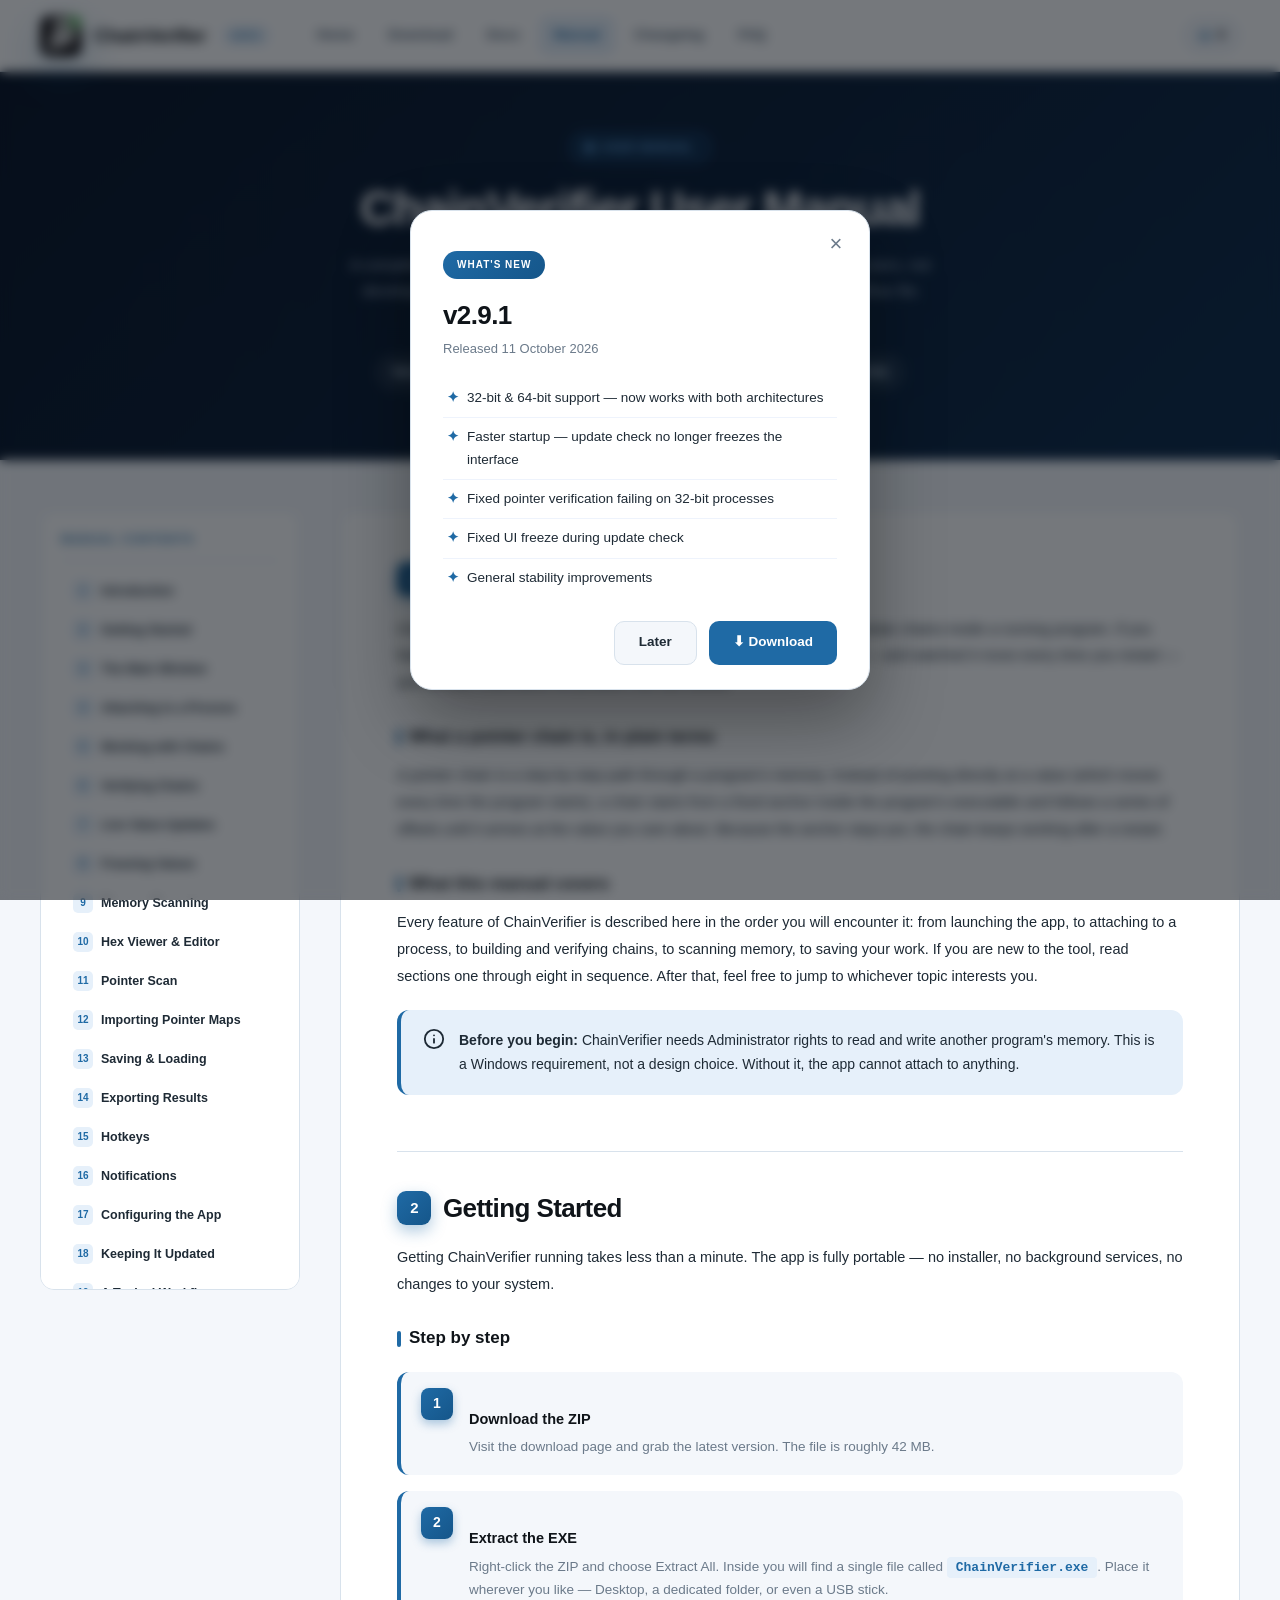
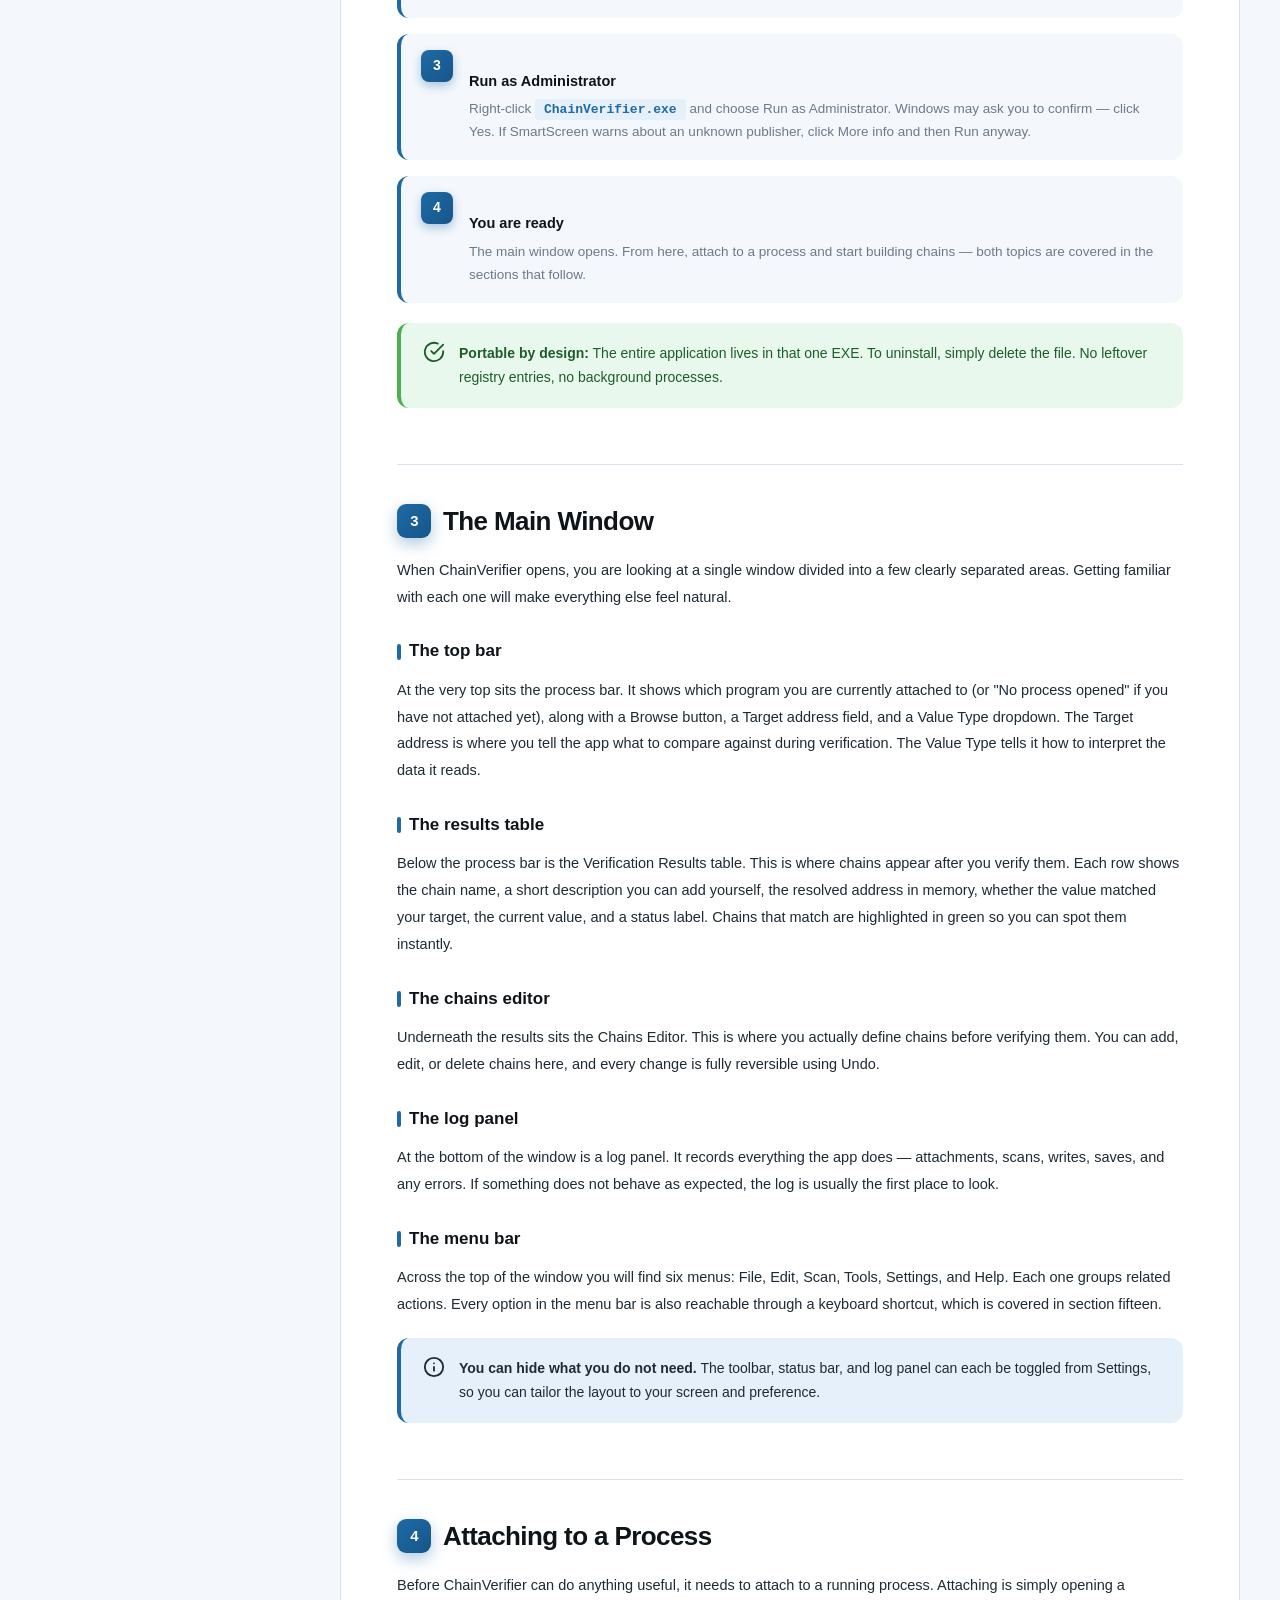
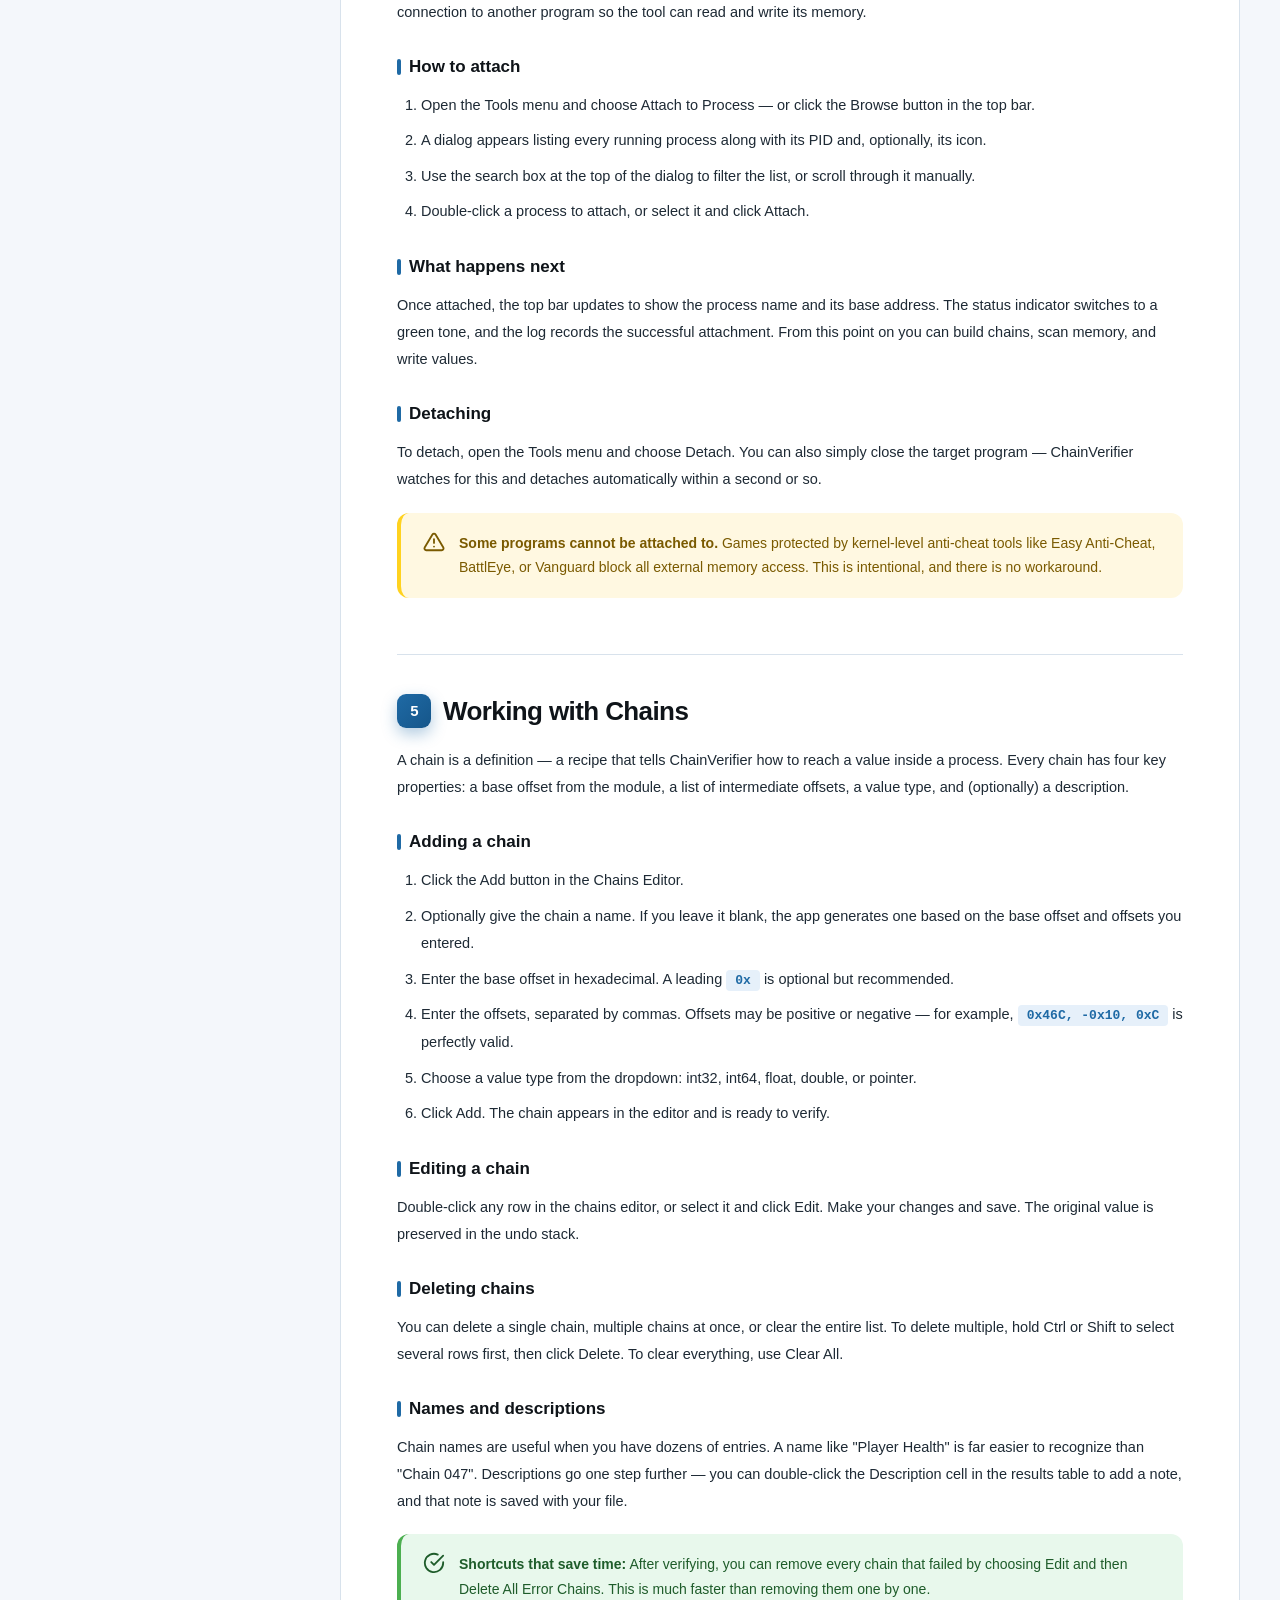
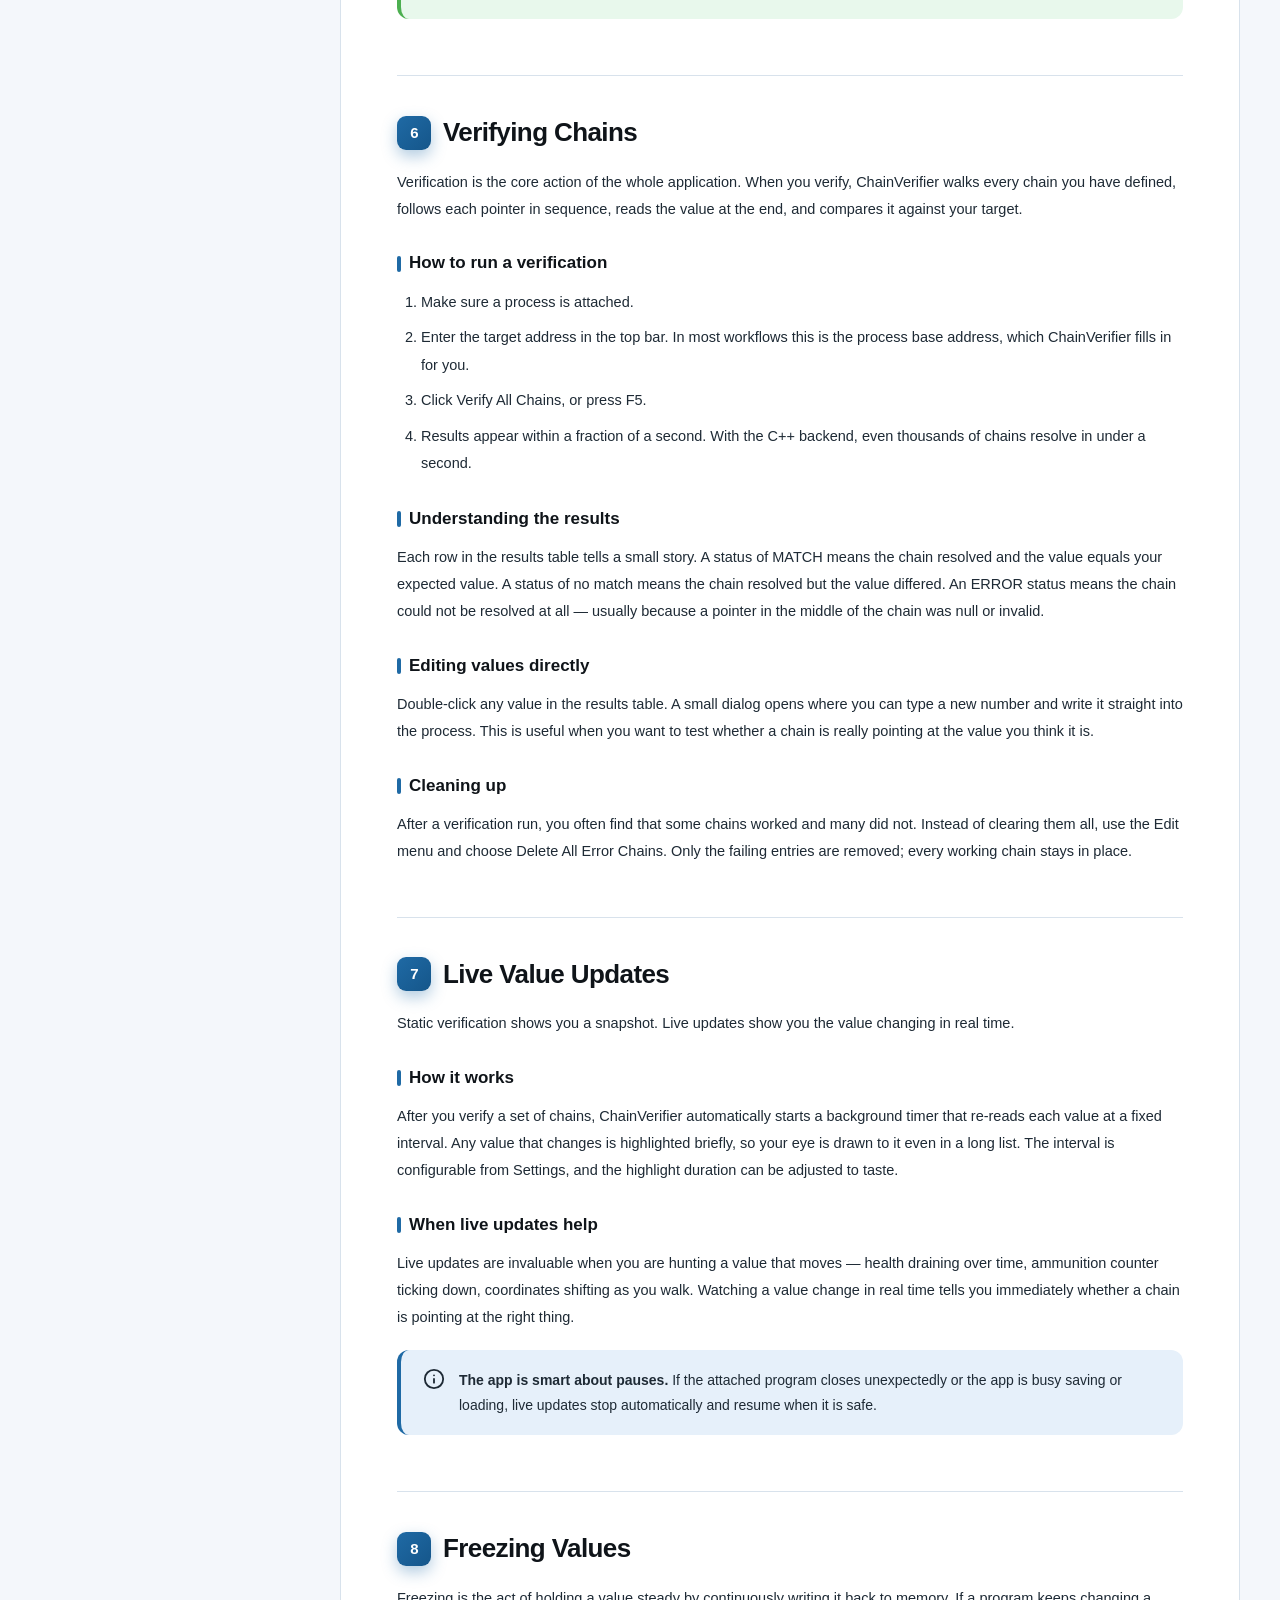
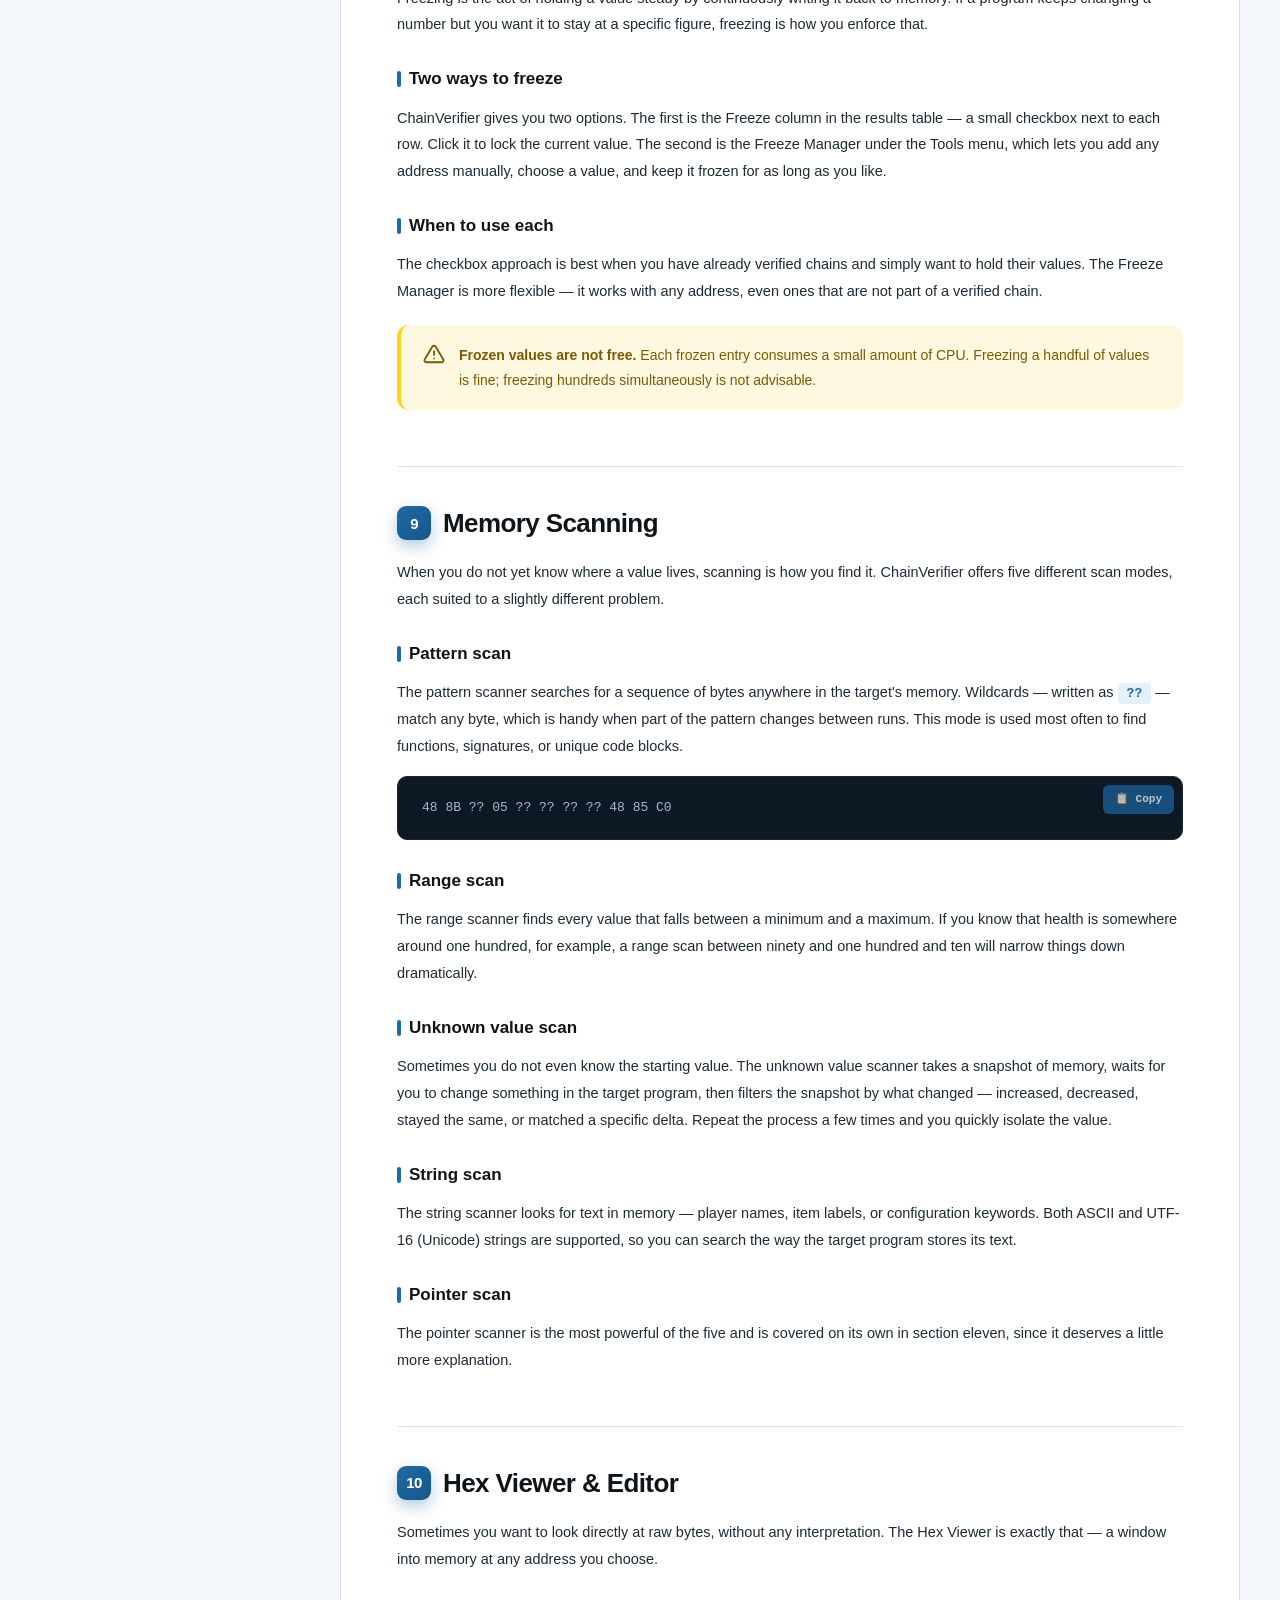
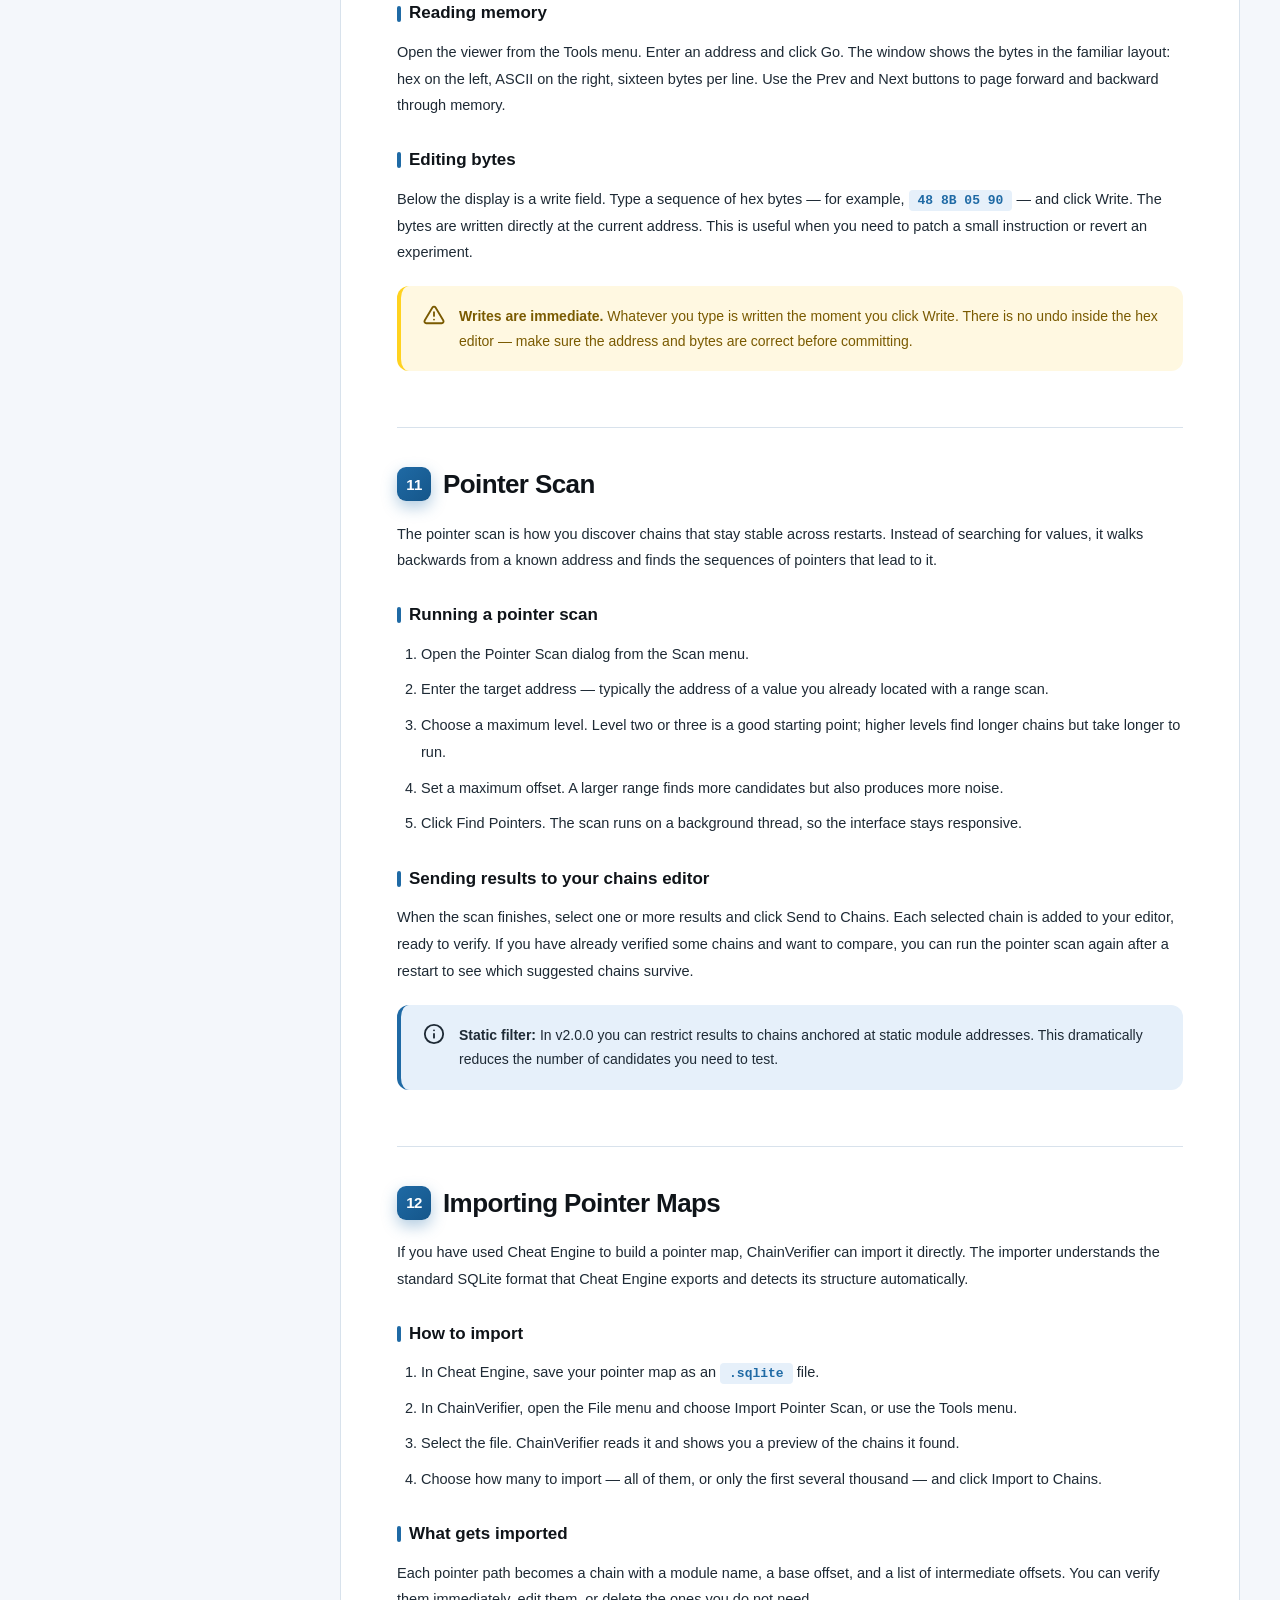
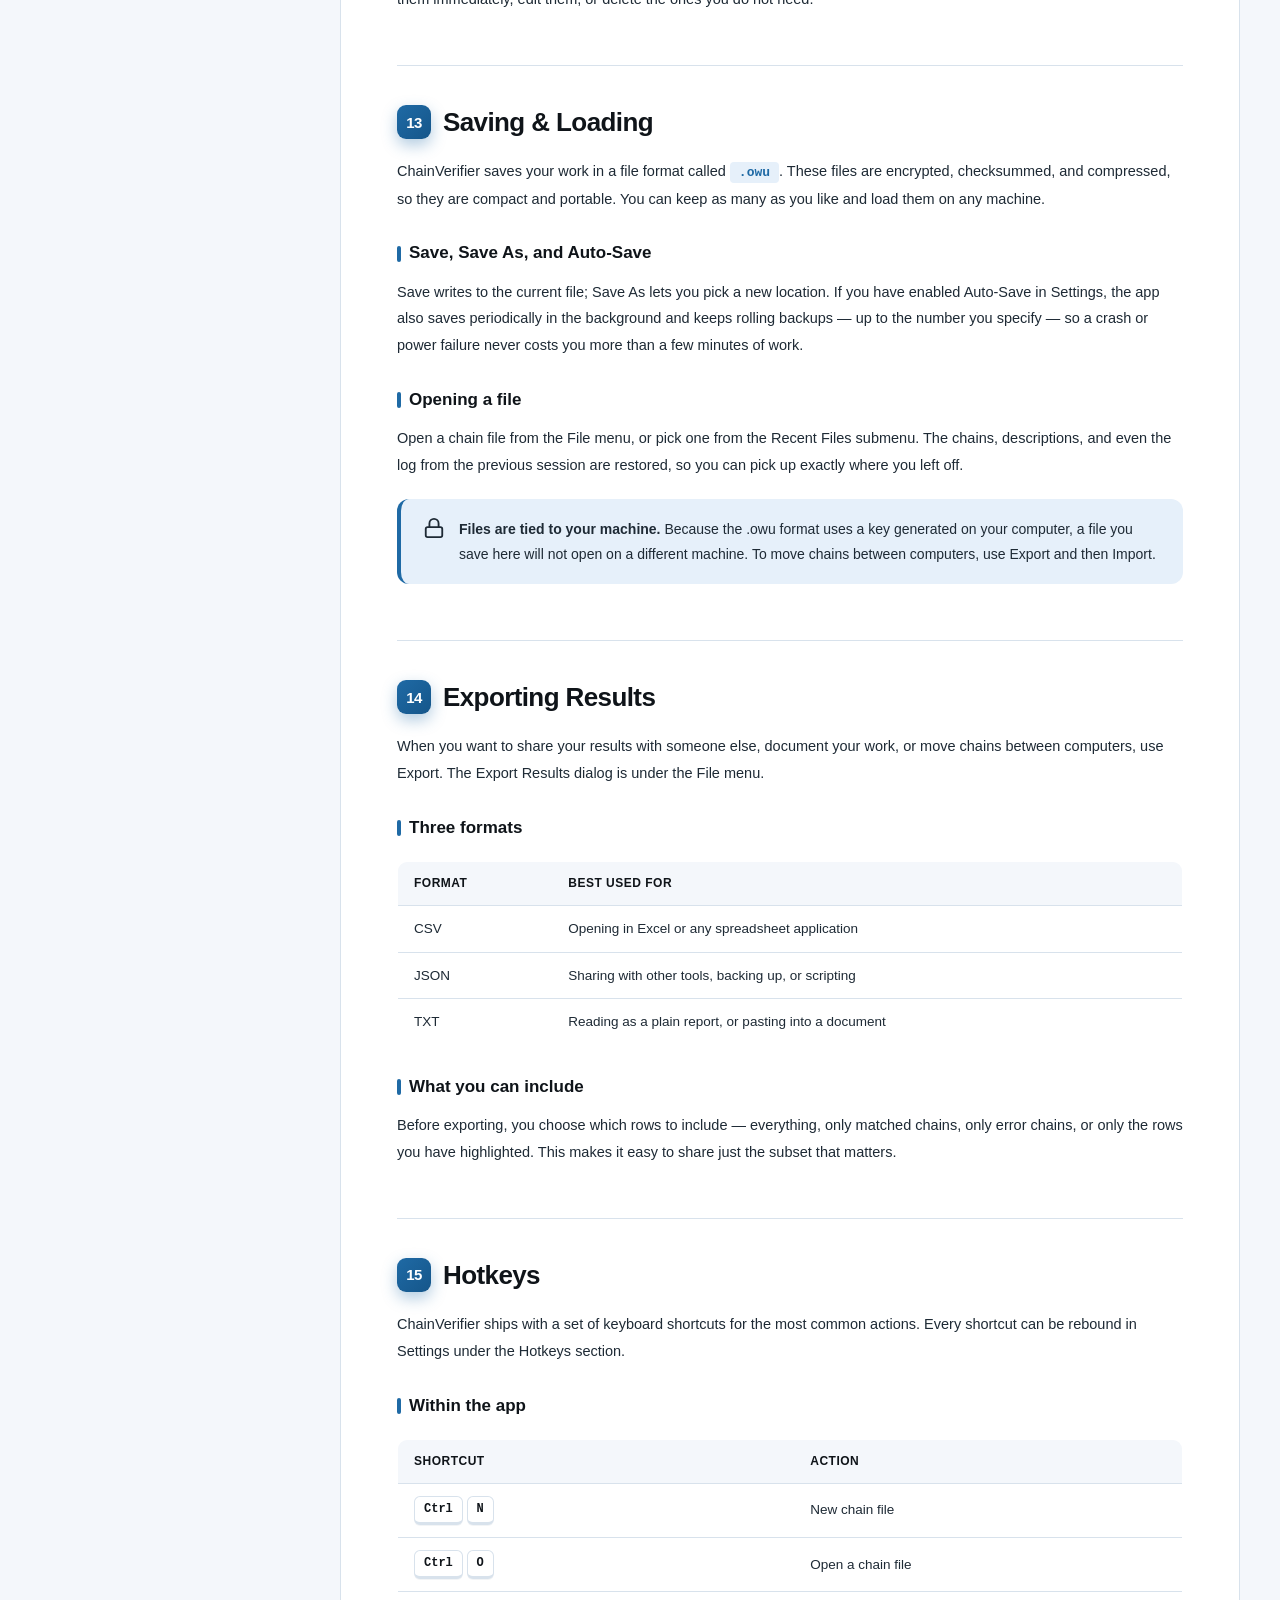
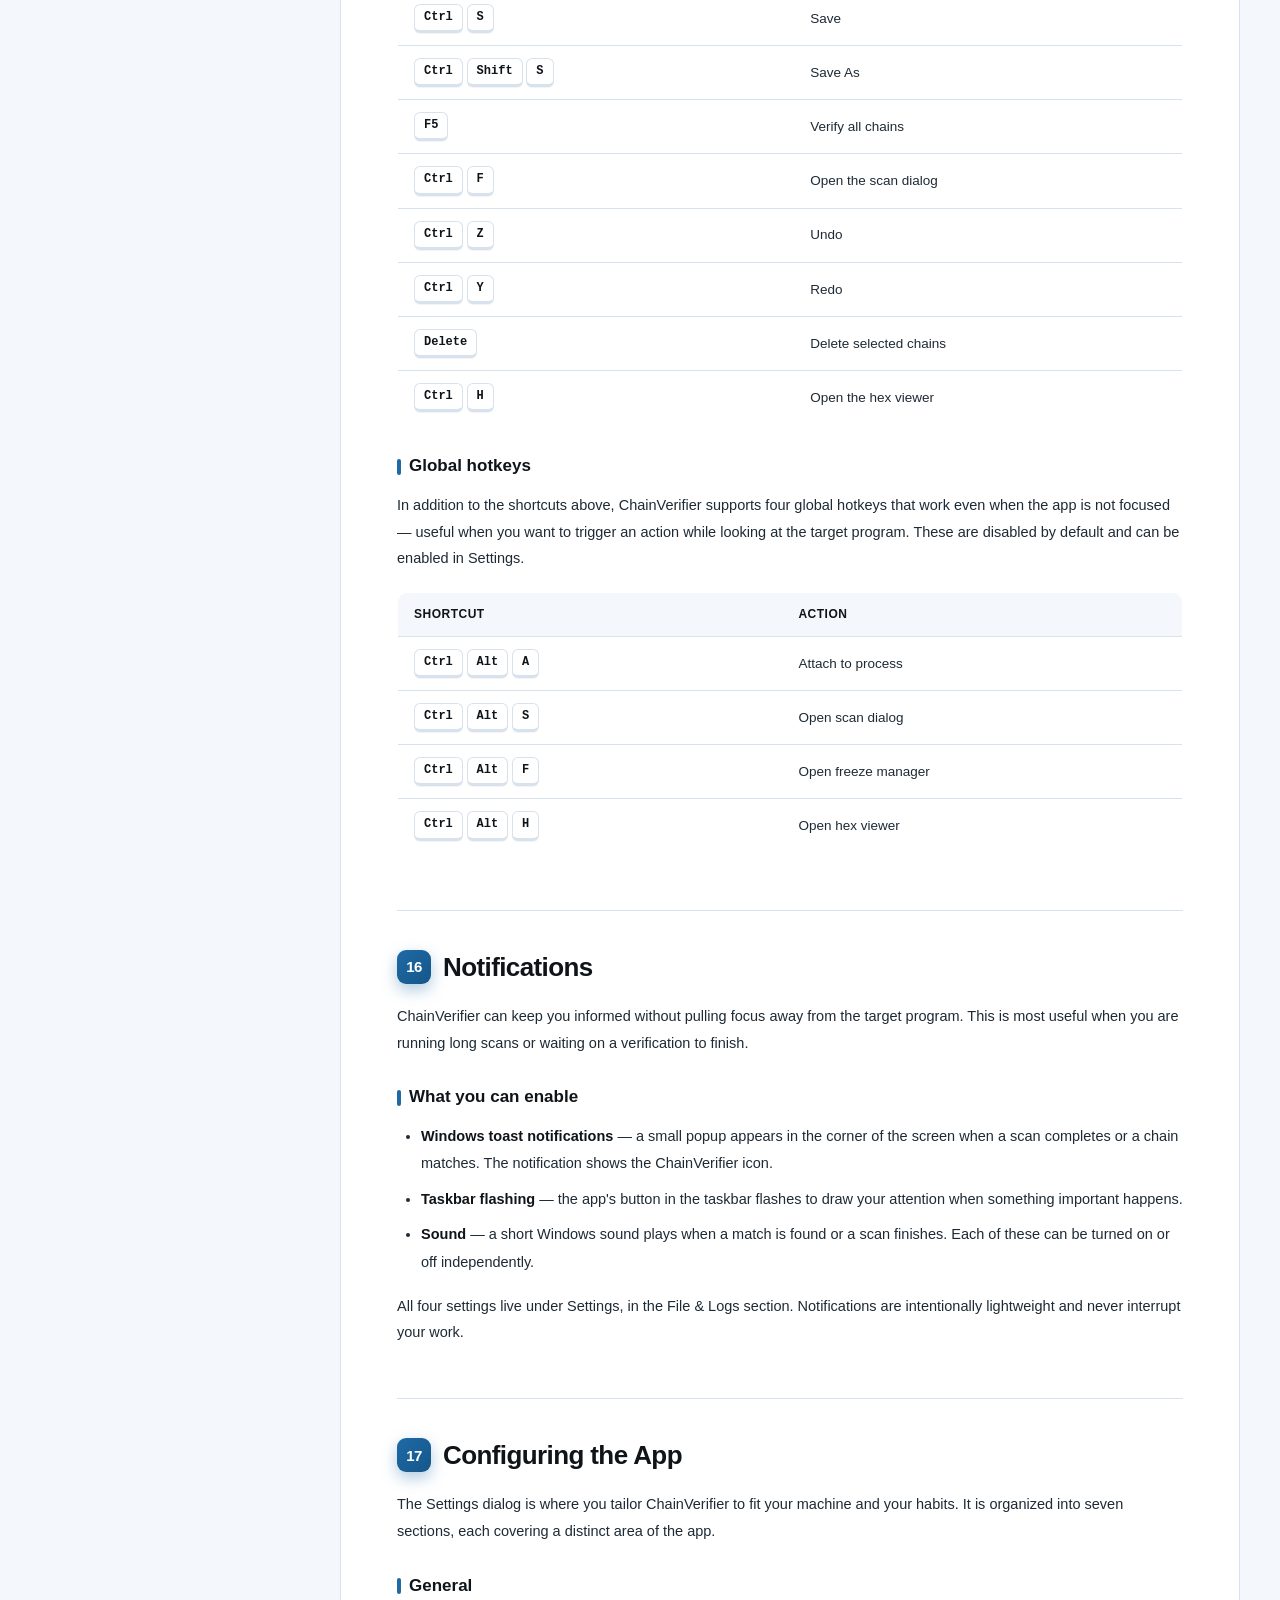
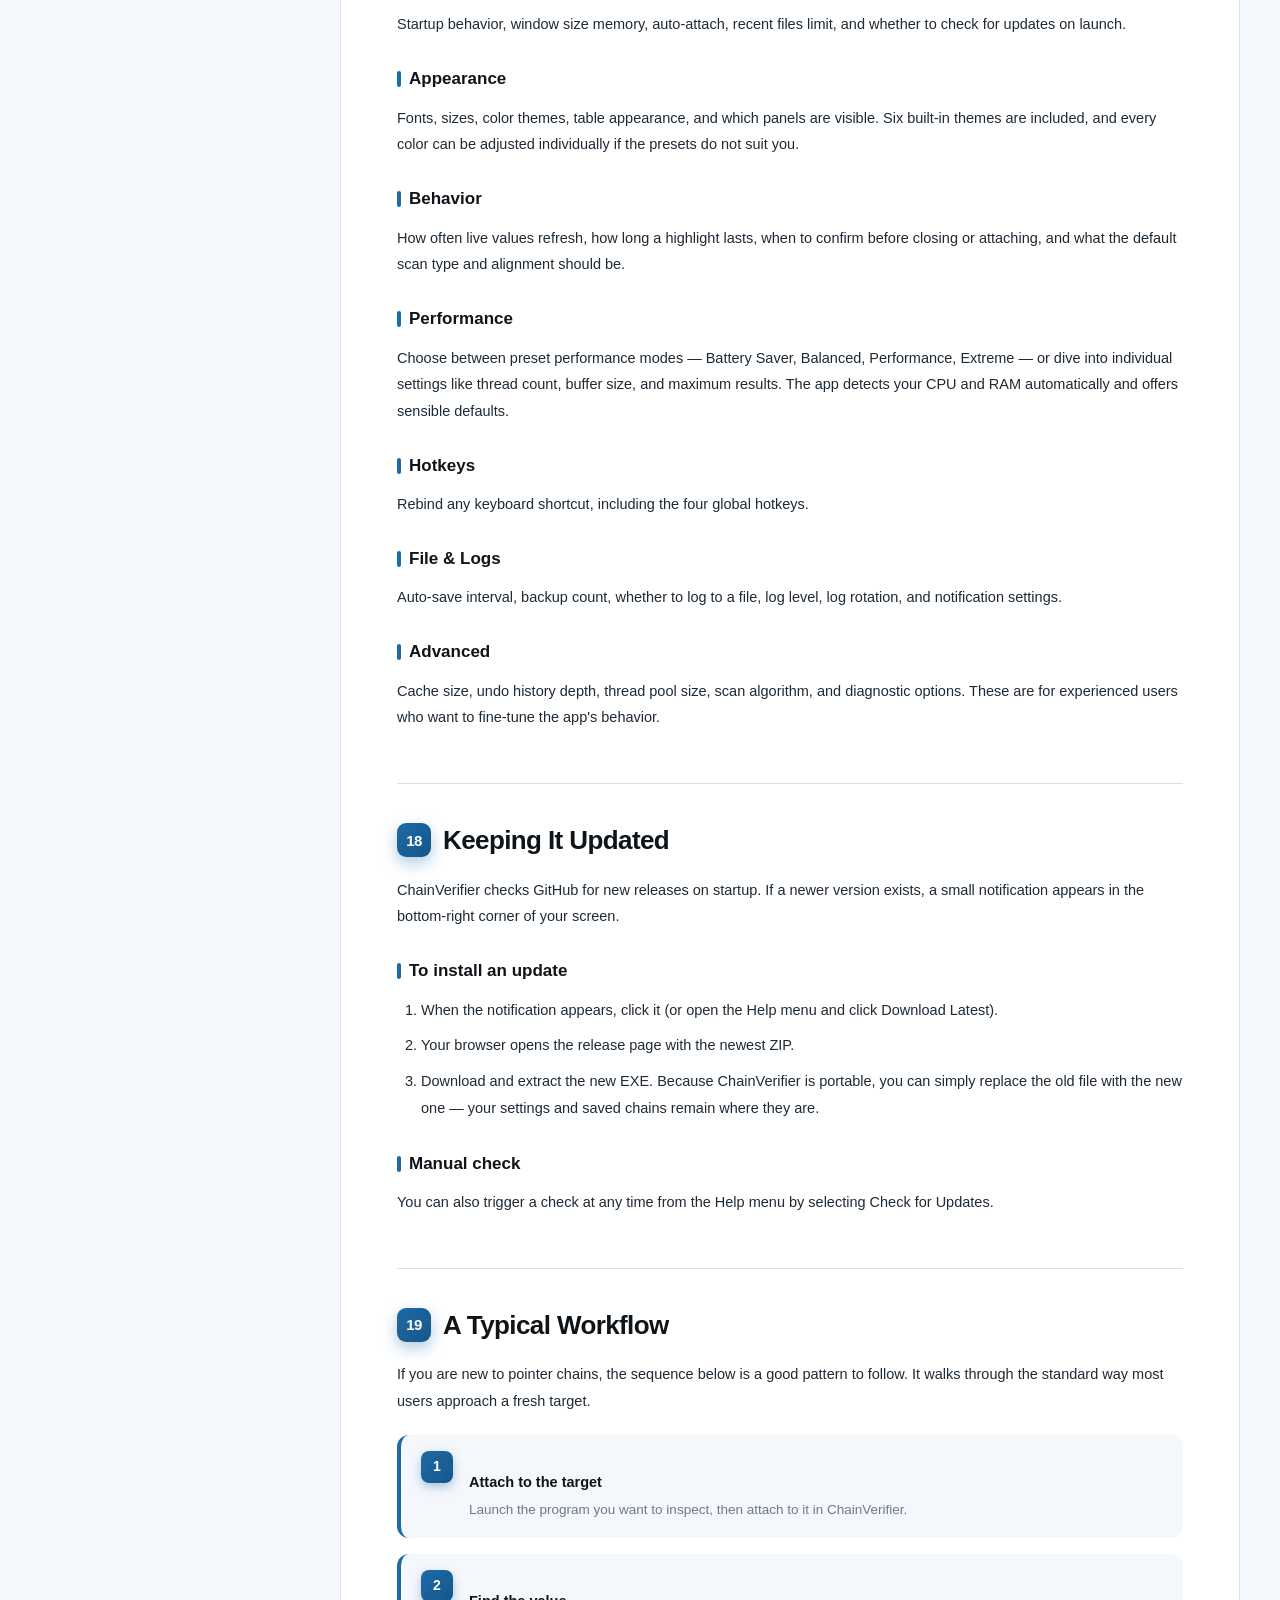
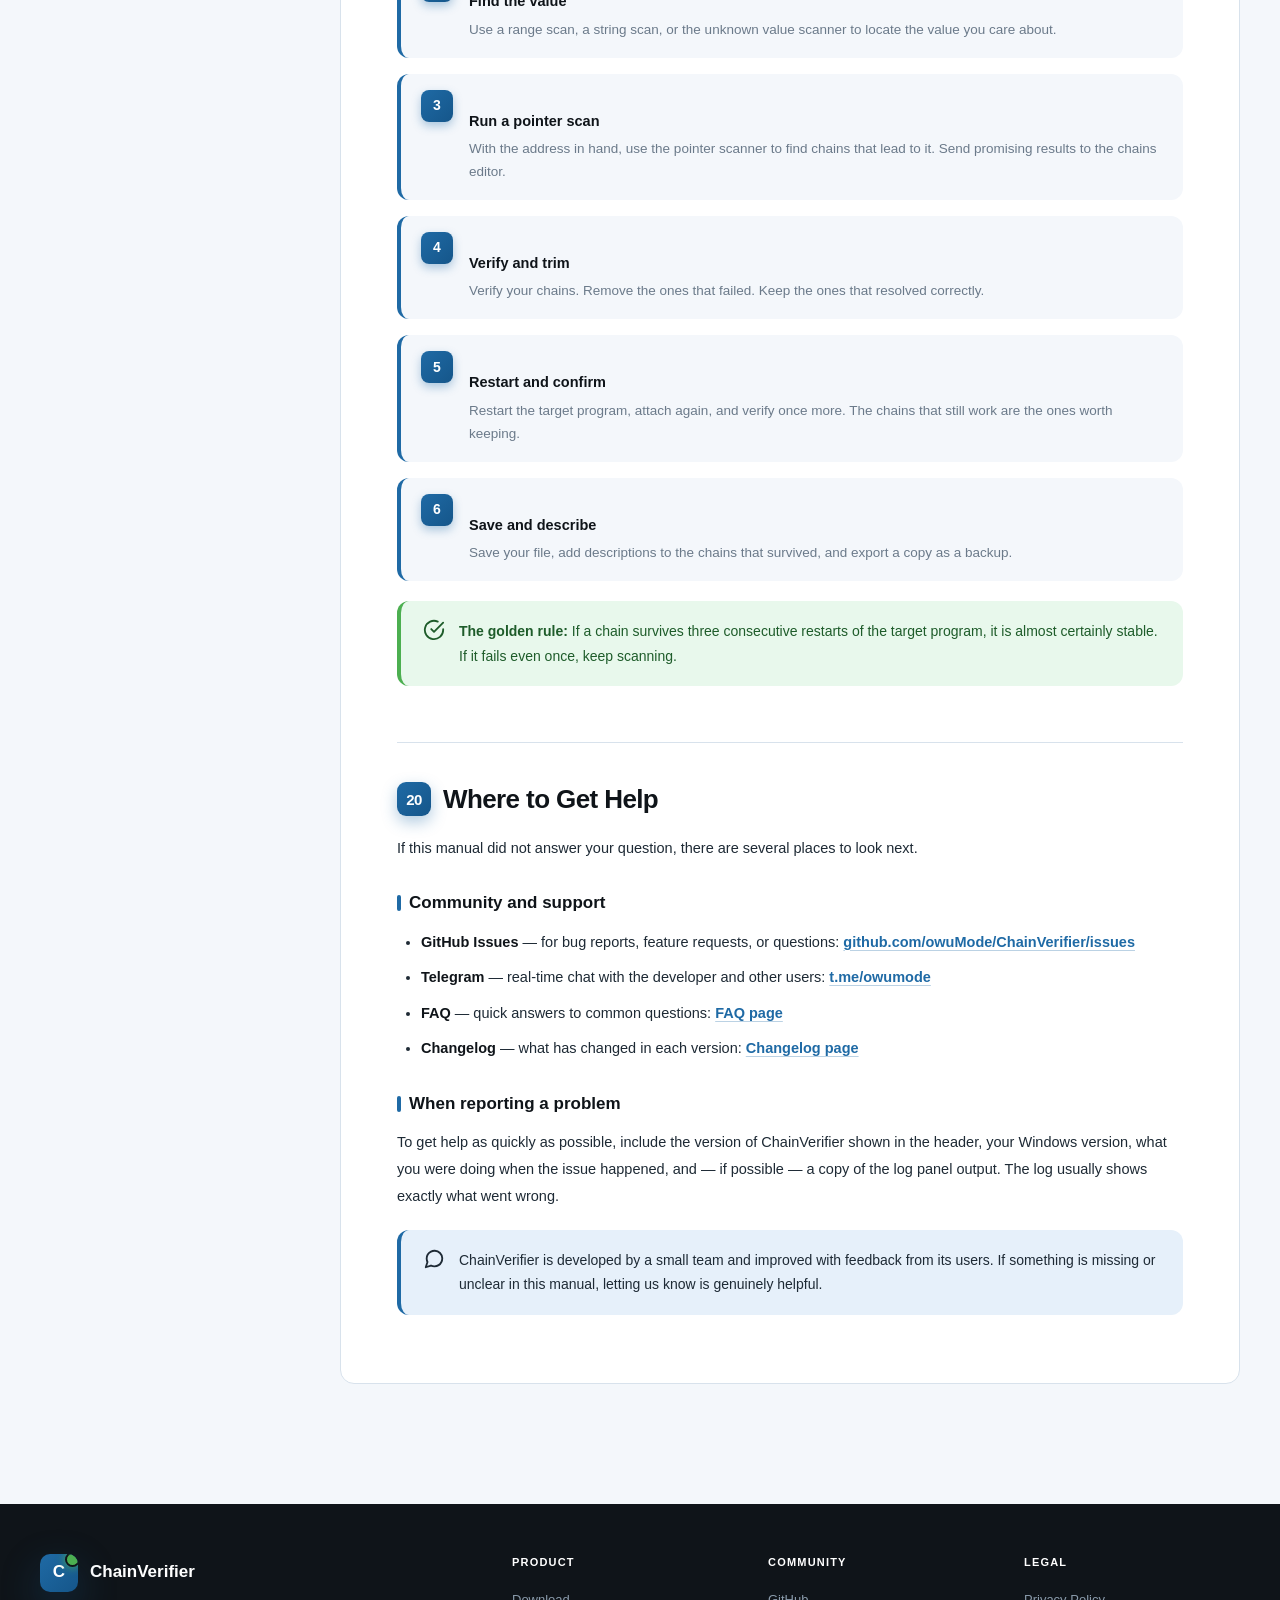
<file: docs/manual.html>
<!DOCTYPE html>
<html lang="en">
<head>
    <meta charset="UTF-8">
    <meta name="viewport" content="width=device-width, initial-scale=1.0">
    <title>User Manual - ChainVerifier</title>
    <meta name="description" content="Complete user manual for ChainVerifier v2.0.0 — learn every feature, tool, and workflow in plain language.">
    <meta name="theme-color" content="#1f6aa5">
    <link rel="canonical" href="https://owumode.store/docs/manual.html">
    <link rel="icon" type="image/x-icon" href="../icon.ico">
    <link rel="shortcut icon" type="image/x-icon" href="../icon.ico">
    <link rel="apple-touch-icon" href="../icon.ico">
    <link rel="manifest" href="../manifest.json">
    <link rel="stylesheet" href="../style.css">
    <link rel="stylesheet" href="docs.css">
</head>
<body>

    <!-- HEADER -->
    <header class="site-header">
        <div class="container header-inner">
            <a href="../index.html" class="brand">
                <span class="brand-logo"><img src="../logo.png" alt="ChainVerifier" onerror="this.parentNode.textContent='C';"></span>
                <span class="brand-name">ChainVerifier</span>
                <span class="brand-version" id="headerVersion">v2.0.0</span>
            </a>
            <nav class="nav-menu" id="navMenu">
                <a href="../index.html" class="nav-link" data-i18n="nav.home">Home</a>
                <a href="../download/download.html" class="nav-link" data-i18n="nav.download">Download</a>
                <a href="docs.html" class="nav-link" data-i18n="nav.docs">Docs</a>
                <a href="manual.html" class="nav-link active" data-i18n="nav.manual">Manual</a>
                <a href="../changelog/changelog.html" class="nav-link" data-i18n="nav.changelog">Changelog</a>
                <a href="../faq/faq.html" class="nav-link" data-i18n="nav.faq">FAQ</a>
            </nav>
            <div class="visitor-counter">
                <span class="visitor-icon">
                    <svg viewBox="0 0 24 24" width="14" height="14" fill="none" stroke="currentColor" stroke-width="2" stroke-linecap="round" stroke-linejoin="round">
                        <path d="M1 12s4-8 11-8 11 8 11 8-4 8-11 8-11-8-11-8z"></path>
                        <circle cx="12" cy="12" r="3"></circle>
                    </svg>
                </span>
                <span id="visitorCount">0</span>
            </div>
            <button class="mobile-menu-btn" id="mobileMenuBtn" type="button" aria-label="Menu">
                <span></span><span></span><span></span>
            </button>
        </div>
    </header>

    <!-- HERO -->
    <section class="docs-hero">
        <div class="container docs-hero-inner">
            <div class="docs-hero-badge">User Manual</div>
            <h1>ChainVerifier User Manual</h1>
            <p>A complete walkthrough of every feature in ChainVerifier — written for real users, not developers. If you have ever wondered what a button does or how a workflow fits together, this is the place to look.</p>
            <div class="docs-hero-meta">
                <span class="docs-hero-chip">Version 2.0.0</span>
                <span class="docs-hero-chip">Updated September 28, 2026</span>
                <span class="docs-hero-chip">For Windows 10 / 11 (64-bit)</span>
            </div>
        </div>
    </section>

    <!-- CONTENT -->
    <main class="section" style="padding-top: 50px;">
        <div class="container">
            <div class="docs-layout">

                <!-- SIDEBAR -->
                <aside class="docs-sidebar">
                    <h4>Manual Contents</h4>
                    <ul>
                        <li><a href="#intro"><span class="docs-sidebar-num">1</span> Introduction</a></li>
                        <li><a href="#getting-started"><span class="docs-sidebar-num">2</span> Getting Started</a></li>
                        <li><a href="#main-window"><span class="docs-sidebar-num">3</span> The Main Window</a></li>
                        <li><a href="#attaching"><span class="docs-sidebar-num">4</span> Attaching to a Process</a></li>
                        <li><a href="#chains"><span class="docs-sidebar-num">5</span> Working with Chains</a></li>
                        <li><a href="#verifying"><span class="docs-sidebar-num">6</span> Verifying Chains</a></li>
                        <li><a href="#live-update"><span class="docs-sidebar-num">7</span> Live Value Updates</a></li>
                        <li><a href="#freezing"><span class="docs-sidebar-num">8</span> Freezing Values</a></li>
                        <li><a href="#scanning"><span class="docs-sidebar-num">9</span> Memory Scanning</a></li>
                        <li><a href="#hex-editor"><span class="docs-sidebar-num">10</span> Hex Viewer &amp; Editor</a></li>
                        <li><a href="#pointer-scan"><span class="docs-sidebar-num">11</span> Pointer Scan</a></li>
                        <li><a href="#import"><span class="docs-sidebar-num">12</span> Importing Pointer Maps</a></li>
                        <li><a href="#save-load"><span class="docs-sidebar-num">13</span> Saving &amp; Loading</a></li>
                        <li><a href="#exporting"><span class="docs-sidebar-num">14</span> Exporting Results</a></li>
                        <li><a href="#hotkeys"><span class="docs-sidebar-num">15</span> Hotkeys</a></li>
                        <li><a href="#notifications"><span class="docs-sidebar-num">16</span> Notifications</a></li>
                        <li><a href="#settings"><span class="docs-sidebar-num">17</span> Configuring the App</a></li>
                        <li><a href="#updating"><span class="docs-sidebar-num">18</span> Keeping It Updated</a></li>
                        <li><a href="#workflow"><span class="docs-sidebar-num">19</span> A Typical Workflow</a></li>
                        <li><a href="#help"><span class="docs-sidebar-num">20</span> Where to Get Help</a></li>
                    </ul>
                </aside>

                <!-- MAIN CONTENT -->
                <article class="docs-content">

                    <!-- 1. INTRODUCTION -->
                    <section id="intro">
                        <h2><span class="num">1</span> Introduction</h2>
                        <p>ChainVerifier is a Windows tool that helps you find, verify, and manage pointer chains inside a running program. If you have ever tried to track a value like health, ammo, or currency in a game — and watched it move every time you restart — you already understand the problem this tool solves.</p>

                        <h3>What a pointer chain is, in plain terms</h3>
                        <p>A pointer chain is a step-by-step path through a program's memory. Instead of pointing directly at a value (which moves every time the program starts), a chain starts from a fixed anchor inside the program's executable and follows a series of offsets until it arrives at the value you care about. Because the anchor stays put, the chain keeps working after a restart.</p>

                        <h3>What this manual covers</h3>
                        <p>Every feature of ChainVerifier is described here in the order you will encounter it: from launching the app, to attaching to a process, to building and verifying chains, to scanning memory, to saving your work. If you are new to the tool, read sections one through eight in sequence. After that, feel free to jump to whichever topic interests you.</p>

                        <div class="docs-box docs-box-info">
                            <span class="docs-box-icon">
                                <svg viewBox="0 0 24 24"><circle cx="12" cy="12" r="10"/><line x1="12" y1="16" x2="12" y2="12"/><line x1="12" y1="8" x2="12.01" y2="8"/></svg>
                            </span>
                            <div><strong>Before you begin:</strong> ChainVerifier needs Administrator rights to read and write another program's memory. This is a Windows requirement, not a design choice. Without it, the app cannot attach to anything.</div>
                        </div>
                    </section>

                    <!-- 2. GETTING STARTED -->
                    <section id="getting-started">
                        <h2><span class="num">2</span> Getting Started</h2>
                        <p>Getting ChainVerifier running takes less than a minute. The app is fully portable — no installer, no background services, no changes to your system.</p>

                        <h3>Step by step</h3>
                        <div class="docs-steps">
                            <div class="docs-step">
                                <span class="docs-step-num">1</span>
                                <div class="docs-step-body">
                                    <h4>Download the ZIP</h4>
                                    <p>Visit the download page and grab the latest version. The file is roughly 42 MB.</p>
                                </div>
                            </div>
                            <div class="docs-step">
                                <span class="docs-step-num">2</span>
                                <div class="docs-step-body">
                                    <h4>Extract the EXE</h4>
                                    <p>Right-click the ZIP and choose Extract All. Inside you will find a single file called <code data-copy="ChainVerifier.exe">ChainVerifier.exe</code>. Place it wherever you like — Desktop, a dedicated folder, or even a USB stick.</p>
                                </div>
                            </div>
                            <div class="docs-step">
                                <span class="docs-step-num">3</span>
                                <div class="docs-step-body">
                                    <h4>Run as Administrator</h4>
                                    <p>Right-click <code data-copy="ChainVerifier.exe">ChainVerifier.exe</code> and choose Run as Administrator. Windows may ask you to confirm — click Yes. If SmartScreen warns about an unknown publisher, click More info and then Run anyway.</p>
                                </div>
                            </div>
                            <div class="docs-step">
                                <span class="docs-step-num">4</span>
                                <div class="docs-step-body">
                                    <h4>You are ready</h4>
                                    <p>The main window opens. From here, attach to a process and start building chains — both topics are covered in the sections that follow.</p>
                                </div>
                            </div>
                        </div>

                        <div class="docs-box docs-box-success">
                            <span class="docs-box-icon">
                                <svg viewBox="0 0 24 24"><path d="M22 11.08V12a10 10 0 1 1-5.93-9.14"/><polyline points="22 4 12 14.01 9 11.01"/></svg>
                            </span>
                            <div><strong>Portable by design:</strong> The entire application lives in that one EXE. To uninstall, simply delete the file. No leftover registry entries, no background processes.</div>
                        </div>
                    </section>

                    <!-- 3. THE MAIN WINDOW -->
                    <section id="main-window">
                        <h2><span class="num">3</span> The Main Window</h2>
                        <p>When ChainVerifier opens, you are looking at a single window divided into a few clearly separated areas. Getting familiar with each one will make everything else feel natural.</p>

                        <h3>The top bar</h3>
                        <p>At the very top sits the process bar. It shows which program you are currently attached to (or "No process opened" if you have not attached yet), along with a Browse button, a Target address field, and a Value Type dropdown. The Target address is where you tell the app what to compare against during verification. The Value Type tells it how to interpret the data it reads.</p>

                        <h3>The results table</h3>
                        <p>Below the process bar is the Verification Results table. This is where chains appear after you verify them. Each row shows the chain name, a short description you can add yourself, the resolved address in memory, whether the value matched your target, the current value, and a status label. Chains that match are highlighted in green so you can spot them instantly.</p>

                        <h3>The chains editor</h3>
                        <p>Underneath the results sits the Chains Editor. This is where you actually define chains before verifying them. You can add, edit, or delete chains here, and every change is fully reversible using Undo.</p>

                        <h3>The log panel</h3>
                        <p>At the bottom of the window is a log panel. It records everything the app does — attachments, scans, writes, saves, and any errors. If something does not behave as expected, the log is usually the first place to look.</p>

                        <h3>The menu bar</h3>
                        <p>Across the top of the window you will find six menus: File, Edit, Scan, Tools, Settings, and Help. Each one groups related actions. Every option in the menu bar is also reachable through a keyboard shortcut, which is covered in section fifteen.</p>

                        <div class="docs-box docs-box-info">
                            <span class="docs-box-icon">
                                <svg viewBox="0 0 24 24"><circle cx="12" cy="12" r="10"/><line x1="12" y1="16" x2="12" y2="12"/><line x1="12" y1="8" x2="12.01" y2="8"/></svg>
                            </span>
                            <div><strong>You can hide what you do not need.</strong> The toolbar, status bar, and log panel can each be toggled from Settings, so you can tailor the layout to your screen and preference.</div>
                        </div>
                    </section>

                    <!-- 4. ATTACHING -->
                    <section id="attaching">
                        <h2><span class="num">4</span> Attaching to a Process</h2>
                        <p>Before ChainVerifier can do anything useful, it needs to attach to a running process. Attaching is simply opening a connection to another program so the tool can read and write its memory.</p>

                        <h3>How to attach</h3>
                        <ol>
                            <li>Open the Tools menu and choose Attach to Process — or click the Browse button in the top bar.</li>
                            <li>A dialog appears listing every running process along with its PID and, optionally, its icon.</li>
                            <li>Use the search box at the top of the dialog to filter the list, or scroll through it manually.</li>
                            <li>Double-click a process to attach, or select it and click Attach.</li>
                        </ol>

                        <h3>What happens next</h3>
                        <p>Once attached, the top bar updates to show the process name and its base address. The status indicator switches to a green tone, and the log records the successful attachment. From this point on you can build chains, scan memory, and write values.</p>

                        <h3>Detaching</h3>
                        <p>To detach, open the Tools menu and choose Detach. You can also simply close the target program — ChainVerifier watches for this and detaches automatically within a second or so.</p>

                        <div class="docs-box docs-box-warn">
                            <span class="docs-box-icon">
                                <svg viewBox="0 0 24 24"><path d="M10.29 3.86L1.82 18a2 2 0 0 0 1.71 3h16.94a2 2 0 0 0 1.71-3L13.71 3.86a2 2 0 0 0-3.42 0z"/><line x1="12" y1="9" x2="12" y2="13"/><line x1="12" y1="17" x2="12.01" y2="17"/></svg>
                            </span>
                            <div><strong>Some programs cannot be attached to.</strong> Games protected by kernel-level anti-cheat tools like Easy Anti-Cheat, BattlEye, or Vanguard block all external memory access. This is intentional, and there is no workaround.</div>
                        </div>
                    </section>

                    <!-- 5. CHAINS -->
                    <section id="chains">
                        <h2><span class="num">5</span> Working with Chains</h2>
                        <p>A chain is a definition — a recipe that tells ChainVerifier how to reach a value inside a process. Every chain has four key properties: a base offset from the module, a list of intermediate offsets, a value type, and (optionally) a description.</p>

                        <h3>Adding a chain</h3>
                        <ol>
                            <li>Click the Add button in the Chains Editor.</li>
                            <li>Optionally give the chain a name. If you leave it blank, the app generates one based on the base offset and offsets you entered.</li>
                            <li>Enter the base offset in hexadecimal. A leading <code data-copy="0x">0x</code> is optional but recommended.</li>
                            <li>Enter the offsets, separated by commas. Offsets may be positive or negative — for example, <code data-copy="0x46C, -0x10, 0xC">0x46C, -0x10, 0xC</code> is perfectly valid.</li>
                            <li>Choose a value type from the dropdown: int32, int64, float, double, or pointer.</li>
                            <li>Click Add. The chain appears in the editor and is ready to verify.</li>
                        </ol>

                        <h3>Editing a chain</h3>
                        <p>Double-click any row in the chains editor, or select it and click Edit. Make your changes and save. The original value is preserved in the undo stack.</p>

                        <h3>Deleting chains</h3>
                        <p>You can delete a single chain, multiple chains at once, or clear the entire list. To delete multiple, hold Ctrl or Shift to select several rows first, then click Delete. To clear everything, use Clear All.</p>

                        <h3>Names and descriptions</h3>
                        <p>Chain names are useful when you have dozens of entries. A name like "Player Health" is far easier to recognize than "Chain 047". Descriptions go one step further — you can double-click the Description cell in the results table to add a note, and that note is saved with your file.</p>

                        <div class="docs-box docs-box-success">
                            <span class="docs-box-icon">
                                <svg viewBox="0 0 24 24"><path d="M22 11.08V12a10 10 0 1 1-5.93-9.14"/><polyline points="22 4 12 14.01 9 11.01"/></svg>
                            </span>
                            <div><strong>Shortcuts that save time:</strong> After verifying, you can remove every chain that failed by choosing Edit and then Delete All Error Chains. This is much faster than removing them one by one.</div>
                        </div>
                    </section>

                    <!-- 6. VERIFYING -->
                    <section id="verifying">
                        <h2><span class="num">6</span> Verifying Chains</h2>
                        <p>Verification is the core action of the whole application. When you verify, ChainVerifier walks every chain you have defined, follows each pointer in sequence, reads the value at the end, and compares it against your target.</p>

                        <h3>How to run a verification</h3>
                        <ol>
                            <li>Make sure a process is attached.</li>
                            <li>Enter the target address in the top bar. In most workflows this is the process base address, which ChainVerifier fills in for you.</li>
                            <li>Click Verify All Chains, or press F5.</li>
                            <li>Results appear within a fraction of a second. With the C++ backend, even thousands of chains resolve in under a second.</li>
                        </ol>

                        <h3>Understanding the results</h3>
                        <p>Each row in the results table tells a small story. A status of MATCH means the chain resolved and the value equals your expected value. A status of no match means the chain resolved but the value differed. An ERROR status means the chain could not be resolved at all — usually because a pointer in the middle of the chain was null or invalid.</p>

                        <h3>Editing values directly</h3>
                        <p>Double-click any value in the results table. A small dialog opens where you can type a new number and write it straight into the process. This is useful when you want to test whether a chain is really pointing at the value you think it is.</p>

                        <h3>Cleaning up</h3>
                        <p>After a verification run, you often find that some chains worked and many did not. Instead of clearing them all, use the Edit menu and choose Delete All Error Chains. Only the failing entries are removed; every working chain stays in place.</p>
                    </section>

                    <!-- 7. LIVE UPDATE -->
                    <section id="live-update">
                        <h2><span class="num">7</span> Live Value Updates</h2>
                        <p>Static verification shows you a snapshot. Live updates show you the value changing in real time.</p>

                        <h3>How it works</h3>
                        <p>After you verify a set of chains, ChainVerifier automatically starts a background timer that re-reads each value at a fixed interval. Any value that changes is highlighted briefly, so your eye is drawn to it even in a long list. The interval is configurable from Settings, and the highlight duration can be adjusted to taste.</p>

                        <h3>When live updates help</h3>
                        <p>Live updates are invaluable when you are hunting a value that moves — health draining over time, ammunition counter ticking down, coordinates shifting as you walk. Watching a value change in real time tells you immediately whether a chain is pointing at the right thing.</p>

                        <div class="docs-box docs-box-info">
                            <span class="docs-box-icon">
                                <svg viewBox="0 0 24 24"><circle cx="12" cy="12" r="10"/><line x1="12" y1="16" x2="12" y2="12"/><line x1="12" y1="8" x2="12.01" y2="8"/></svg>
                            </span>
                            <div><strong>The app is smart about pauses.</strong> If the attached program closes unexpectedly or the app is busy saving or loading, live updates stop automatically and resume when it is safe.</div>
                        </div>
                    </section>

                    <!-- 8. FREEZING -->
                    <section id="freezing">
                        <h2><span class="num">8</span> Freezing Values</h2>
                        <p>Freezing is the act of holding a value steady by continuously writing it back to memory. If a program keeps changing a number but you want it to stay at a specific figure, freezing is how you enforce that.</p>

                        <h3>Two ways to freeze</h3>
                        <p>ChainVerifier gives you two options. The first is the Freeze column in the results table — a small checkbox next to each row. Click it to lock the current value. The second is the Freeze Manager under the Tools menu, which lets you add any address manually, choose a value, and keep it frozen for as long as you like.</p>

                        <h3>When to use each</h3>
                        <p>The checkbox approach is best when you have already verified chains and simply want to hold their values. The Freeze Manager is more flexible — it works with any address, even ones that are not part of a verified chain.</p>

                        <div class="docs-box docs-box-warn">
                            <span class="docs-box-icon">
                                <svg viewBox="0 0 24 24"><path d="M10.29 3.86L1.82 18a2 2 0 0 0 1.71 3h16.94a2 2 0 0 0 1.71-3L13.71 3.86a2 2 0 0 0-3.42 0z"/><line x1="12" y1="9" x2="12" y2="13"/><line x1="12" y1="17" x2="12.01" y2="17"/></svg>
                            </span>
                            <div><strong>Frozen values are not free.</strong> Each frozen entry consumes a small amount of CPU. Freezing a handful of values is fine; freezing hundreds simultaneously is not advisable.</div>
                        </div>
                    </section>

                    <!-- 9. SCANNING -->
                    <section id="scanning">
                        <h2><span class="num">9</span> Memory Scanning</h2>
                        <p>When you do not yet know where a value lives, scanning is how you find it. ChainVerifier offers five different scan modes, each suited to a slightly different problem.</p>

                        <h3>Pattern scan</h3>
                        <p>The pattern scanner searches for a sequence of bytes anywhere in the target's memory. Wildcards — written as <code data-copy="??">??</code> — match any byte, which is handy when part of the pattern changes between runs. This mode is used most often to find functions, signatures, or unique code blocks.</p>
                        <pre><code data-copy="48 8B ?? 05 ?? ?? ?? ?? 48 85 C0">48 8B ?? 05 ?? ?? ?? ?? 48 85 C0</code></pre>

                        <h3>Range scan</h3>
                        <p>The range scanner finds every value that falls between a minimum and a maximum. If you know that health is somewhere around one hundred, for example, a range scan between ninety and one hundred and ten will narrow things down dramatically.</p>

                        <h3>Unknown value scan</h3>
                        <p>Sometimes you do not even know the starting value. The unknown value scanner takes a snapshot of memory, waits for you to change something in the target program, then filters the snapshot by what changed — increased, decreased, stayed the same, or matched a specific delta. Repeat the process a few times and you quickly isolate the value.</p>

                        <h3>String scan</h3>
                        <p>The string scanner looks for text in memory — player names, item labels, or configuration keywords. Both ASCII and UTF-16 (Unicode) strings are supported, so you can search the way the target program stores its text.</p>

                        <h3>Pointer scan</h3>
                        <p>The pointer scanner is the most powerful of the five and is covered on its own in section eleven, since it deserves a little more explanation.</p>
                    </section>

                    <!-- 10. HEX EDITOR -->
                    <section id="hex-editor">
                        <h2><span class="num">10</span> Hex Viewer &amp; Editor</h2>
                        <p>Sometimes you want to look directly at raw bytes, without any interpretation. The Hex Viewer is exactly that — a window into memory at any address you choose.</p>

                        <h3>Reading memory</h3>
                        <p>Open the viewer from the Tools menu. Enter an address and click Go. The window shows the bytes in the familiar layout: hex on the left, ASCII on the right, sixteen bytes per line. Use the Prev and Next buttons to page forward and backward through memory.</p>

                        <h3>Editing bytes</h3>
                        <p>Below the display is a write field. Type a sequence of hex bytes — for example, <code data-copy="48 8B 05 90">48 8B 05 90</code> — and click Write. The bytes are written directly at the current address. This is useful when you need to patch a small instruction or revert an experiment.</p>

                        <div class="docs-box docs-box-warn">
                            <span class="docs-box-icon">
                                <svg viewBox="0 0 24 24"><path d="M10.29 3.86L1.82 18a2 2 0 0 0 1.71 3h16.94a2 2 0 0 0 1.71-3L13.71 3.86a2 2 0 0 0-3.42 0z"/><line x1="12" y1="9" x2="12" y2="13"/><line x1="12" y1="17" x2="12.01" y2="17"/></svg>
                            </span>
                            <div><strong>Writes are immediate.</strong> Whatever you type is written the moment you click Write. There is no undo inside the hex editor — make sure the address and bytes are correct before committing.</div>
                        </div>
                    </section>

                    <!-- 11. POINTER SCAN -->
                    <section id="pointer-scan">
                        <h2><span class="num">11</span> Pointer Scan</h2>
                        <p>The pointer scan is how you discover chains that stay stable across restarts. Instead of searching for values, it walks backwards from a known address and finds the sequences of pointers that lead to it.</p>

                        <h3>Running a pointer scan</h3>
                        <ol>
                            <li>Open the Pointer Scan dialog from the Scan menu.</li>
                            <li>Enter the target address — typically the address of a value you already located with a range scan.</li>
                            <li>Choose a maximum level. Level two or three is a good starting point; higher levels find longer chains but take longer to run.</li>
                            <li>Set a maximum offset. A larger range finds more candidates but also produces more noise.</li>
                            <li>Click Find Pointers. The scan runs on a background thread, so the interface stays responsive.</li>
                        </ol>

                        <h3>Sending results to your chains editor</h3>
                        <p>When the scan finishes, select one or more results and click Send to Chains. Each selected chain is added to your editor, ready to verify. If you have already verified some chains and want to compare, you can run the pointer scan again after a restart to see which suggested chains survive.</p>

                        <div class="docs-box docs-box-info">
                            <span class="docs-box-icon">
                                <svg viewBox="0 0 24 24"><circle cx="12" cy="12" r="10"/><line x1="12" y1="16" x2="12" y2="12"/><line x1="12" y1="8" x2="12.01" y2="8"/></svg>
                            </span>
                            <div><strong>Static filter:</strong> In v2.0.0 you can restrict results to chains anchored at static module addresses. This dramatically reduces the number of candidates you need to test.</div>
                        </div>
                    </section>

                    <!-- 12. IMPORTING -->
                    <section id="import">
                        <h2><span class="num">12</span> Importing Pointer Maps</h2>
                        <p>If you have used Cheat Engine to build a pointer map, ChainVerifier can import it directly. The importer understands the standard SQLite format that Cheat Engine exports and detects its structure automatically.</p>

                        <h3>How to import</h3>
                        <ol>
                            <li>In Cheat Engine, save your pointer map as an <code data-copy=".sqlite">.sqlite</code> file.</li>
                            <li>In ChainVerifier, open the File menu and choose Import Pointer Scan, or use the Tools menu.</li>
                            <li>Select the file. ChainVerifier reads it and shows you a preview of the chains it found.</li>
                            <li>Choose how many to import — all of them, or only the first several thousand — and click Import to Chains.</li>
                        </ol>

                        <h3>What gets imported</h3>
                        <p>Each pointer path becomes a chain with a module name, a base offset, and a list of intermediate offsets. You can verify them immediately, edit them, or delete the ones you do not need.</p>
                    </section>

                    <!-- 13. SAVE / LOAD -->
                    <section id="save-load">
                        <h2><span class="num">13</span> Saving &amp; Loading</h2>
                        <p>ChainVerifier saves your work in a file format called <code data-copy=".owu">.owu</code>. These files are encrypted, checksummed, and compressed, so they are compact and portable. You can keep as many as you like and load them on any machine.</p>

                        <h3>Save, Save As, and Auto-Save</h3>
                        <p>Save writes to the current file; Save As lets you pick a new location. If you have enabled Auto-Save in Settings, the app also saves periodically in the background and keeps rolling backups — up to the number you specify — so a crash or power failure never costs you more than a few minutes of work.</p>

                        <h3>Opening a file</h3>
                        <p>Open a chain file from the File menu, or pick one from the Recent Files submenu. The chains, descriptions, and even the log from the previous session are restored, so you can pick up exactly where you left off.</p>

                        <div class="docs-box docs-box-info">
                            <span class="docs-box-icon">
                                <svg viewBox="0 0 24 24"><rect x="3" y="11" width="18" height="11" rx="2"/><path d="M7 11V7a5 5 0 0 1 10 0v4"/></svg>
                            </span>
                            <div><strong>Files are tied to your machine.</strong> Because the .owu format uses a key generated on your computer, a file you save here will not open on a different machine. To move chains between computers, use Export and then Import.</div>
                        </div>
                    </section>

                    <!-- 14. EXPORTING -->
                    <section id="exporting">
                        <h2><span class="num">14</span> Exporting Results</h2>
                        <p>When you want to share your results with someone else, document your work, or move chains between computers, use Export. The Export Results dialog is under the File menu.</p>

                        <h3>Three formats</h3>
                        <table class="docs-table">
                            <thead>
                                <tr>
                                    <th>Format</th>
                                    <th>Best used for</th>
                                </tr>
                            </thead>
                            <tbody>
                                <tr>
                                    <td>CSV</td>
                                    <td>Opening in Excel or any spreadsheet application</td>
                                </tr>
                                <tr>
                                    <td>JSON</td>
                                    <td>Sharing with other tools, backing up, or scripting</td>
                                </tr>
                                <tr>
                                    <td>TXT</td>
                                    <td>Reading as a plain report, or pasting into a document</td>
                                </tr>
                            </tbody>
                        </table>

                        <h3>What you can include</h3>
                        <p>Before exporting, you choose which rows to include — everything, only matched chains, only error chains, or only the rows you have highlighted. This makes it easy to share just the subset that matters.</p>
                    </section>

                    <!-- 15. HOTKEYS -->
                    <section id="hotkeys">
                        <h2><span class="num">15</span> Hotkeys</h2>
                        <p>ChainVerifier ships with a set of keyboard shortcuts for the most common actions. Every shortcut can be rebound in Settings under the Hotkeys section.</p>

                        <h3>Within the app</h3>
                        <table class="docs-table">
                            <thead>
                                <tr>
                                    <th>Shortcut</th>
                                    <th>Action</th>
                                </tr>
                            </thead>
                            <tbody>
                                <tr><td><span class="docs-kbd">Ctrl</span> <span class="docs-kbd">N</span></td><td>New chain file</td></tr>
                                <tr><td><span class="docs-kbd">Ctrl</span> <span class="docs-kbd">O</span></td><td>Open a chain file</td></tr>
                                <tr><td><span class="docs-kbd">Ctrl</span> <span class="docs-kbd">S</span></td><td>Save</td></tr>
                                <tr><td><span class="docs-kbd">Ctrl</span> <span class="docs-kbd">Shift</span> <span class="docs-kbd">S</span></td><td>Save As</td></tr>
                                <tr><td><span class="docs-kbd">F5</span></td><td>Verify all chains</td></tr>
                                <tr><td><span class="docs-kbd">Ctrl</span> <span class="docs-kbd">F</span></td><td>Open the scan dialog</td></tr>
                                <tr><td><span class="docs-kbd">Ctrl</span> <span class="docs-kbd">Z</span></td><td>Undo</td></tr>
                                <tr><td><span class="docs-kbd">Ctrl</span> <span class="docs-kbd">Y</span></td><td>Redo</td></tr>
                                <tr><td><span class="docs-kbd">Delete</span></td><td>Delete selected chains</td></tr>
                                <tr><td><span class="docs-kbd">Ctrl</span> <span class="docs-kbd">H</span></td><td>Open the hex viewer</td></tr>
                            </tbody>
                        </table>

                        <h3>Global hotkeys</h3>
                        <p>In addition to the shortcuts above, ChainVerifier supports four global hotkeys that work even when the app is not focused — useful when you want to trigger an action while looking at the target program. These are disabled by default and can be enabled in Settings.</p>
                        <table class="docs-table">
                            <thead>
                                <tr>
                                    <th>Shortcut</th>
                                    <th>Action</th>
                                </tr>
                            </thead>
                            <tbody>
                                <tr><td><span class="docs-kbd">Ctrl</span> <span class="docs-kbd">Alt</span> <span class="docs-kbd">A</span></td><td>Attach to process</td></tr>
                                <tr><td><span class="docs-kbd">Ctrl</span> <span class="docs-kbd">Alt</span> <span class="docs-kbd">S</span></td><td>Open scan dialog</td></tr>
                                <tr><td><span class="docs-kbd">Ctrl</span> <span class="docs-kbd">Alt</span> <span class="docs-kbd">F</span></td><td>Open freeze manager</td></tr>
                                <tr><td><span class="docs-kbd">Ctrl</span> <span class="docs-kbd">Alt</span> <span class="docs-kbd">H</span></td><td>Open hex viewer</td></tr>
                            </tbody>
                        </table>
                    </section>

                    <!-- 16. NOTIFICATIONS -->
                    <section id="notifications">
                        <h2><span class="num">16</span> Notifications</h2>
                        <p>ChainVerifier can keep you informed without pulling focus away from the target program. This is most useful when you are running long scans or waiting on a verification to finish.</p>

                        <h3>What you can enable</h3>
                        <ul>
                            <li><strong>Windows toast notifications</strong> — a small popup appears in the corner of the screen when a scan completes or a chain matches. The notification shows the ChainVerifier icon.</li>
                            <li><strong>Taskbar flashing</strong> — the app's button in the taskbar flashes to draw your attention when something important happens.</li>
                            <li><strong>Sound</strong> — a short Windows sound plays when a match is found or a scan finishes. Each of these can be turned on or off independently.</li>
                        </ul>

                        <p>All four settings live under Settings, in the File &amp; Logs section. Notifications are intentionally lightweight and never interrupt your work.</p>
                    </section>

                    <!-- 17. SETTINGS -->
                    <section id="settings">
                        <h2><span class="num">17</span> Configuring the App</h2>
                        <p>The Settings dialog is where you tailor ChainVerifier to fit your machine and your habits. It is organized into seven sections, each covering a distinct area of the app.</p>

                        <h3>General</h3>
                        <p>Startup behavior, window size memory, auto-attach, recent files limit, and whether to check for updates on launch.</p>

                        <h3>Appearance</h3>
                        <p>Fonts, sizes, color themes, table appearance, and which panels are visible. Six built-in themes are included, and every color can be adjusted individually if the presets do not suit you.</p>

                        <h3>Behavior</h3>
                        <p>How often live values refresh, how long a highlight lasts, when to confirm before closing or attaching, and what the default scan type and alignment should be.</p>

                        <h3>Performance</h3>
                        <p>Choose between preset performance modes — Battery Saver, Balanced, Performance, Extreme — or dive into individual settings like thread count, buffer size, and maximum results. The app detects your CPU and RAM automatically and offers sensible defaults.</p>

                        <h3>Hotkeys</h3>
                        <p>Rebind any keyboard shortcut, including the four global hotkeys.</p>

                        <h3>File &amp; Logs</h3>
                        <p>Auto-save interval, backup count, whether to log to a file, log level, log rotation, and notification settings.</p>

                        <h3>Advanced</h3>
                        <p>Cache size, undo history depth, thread pool size, scan algorithm, and diagnostic options. These are for experienced users who want to fine-tune the app's behavior.</p>
                    </section>

                    <!-- 18. UPDATING -->
                    <section id="updating">
                        <h2><span class="num">18</span> Keeping It Updated</h2>
                        <p>ChainVerifier checks GitHub for new releases on startup. If a newer version exists, a small notification appears in the bottom-right corner of your screen.</p>

                        <h3>To install an update</h3>
                        <ol>
                            <li>When the notification appears, click it (or open the Help menu and click Download Latest).</li>
                            <li>Your browser opens the release page with the newest ZIP.</li>
                            <li>Download and extract the new EXE. Because ChainVerifier is portable, you can simply replace the old file with the new one — your settings and saved chains remain where they are.</li>
                        </ol>

                        <h3>Manual check</h3>
                        <p>You can also trigger a check at any time from the Help menu by selecting Check for Updates.</p>
                    </section>

                    <!-- 19. WORKFLOW -->
                    <section id="workflow">
                        <h2><span class="num">19</span> A Typical Workflow</h2>
                        <p>If you are new to pointer chains, the sequence below is a good pattern to follow. It walks through the standard way most users approach a fresh target.</p>

                        <div class="docs-steps">
                            <div class="docs-step">
                                <span class="docs-step-num">1</span>
                                <div class="docs-step-body">
                                    <h4>Attach to the target</h4>
                                    <p>Launch the program you want to inspect, then attach to it in ChainVerifier.</p>
                                </div>
                            </div>
                            <div class="docs-step">
                                <span class="docs-step-num">2</span>
                                <div class="docs-step-body">
                                    <h4>Find the value</h4>
                                    <p>Use a range scan, a string scan, or the unknown value scanner to locate the value you care about.</p>
                                </div>
                            </div>
                            <div class="docs-step">
                                <span class="docs-step-num">3</span>
                                <div class="docs-step-body">
                                    <h4>Run a pointer scan</h4>
                                    <p>With the address in hand, use the pointer scanner to find chains that lead to it. Send promising results to the chains editor.</p>
                                </div>
                            </div>
                            <div class="docs-step">
                                <span class="docs-step-num">4</span>
                                <div class="docs-step-body">
                                    <h4>Verify and trim</h4>
                                    <p>Verify your chains. Remove the ones that failed. Keep the ones that resolved correctly.</p>
                                </div>
                            </div>
                            <div class="docs-step">
                                <span class="docs-step-num">5</span>
                                <div class="docs-step-body">
                                    <h4>Restart and confirm</h4>
                                    <p>Restart the target program, attach again, and verify once more. The chains that still work are the ones worth keeping.</p>
                                </div>
                            </div>
                            <div class="docs-step">
                                <span class="docs-step-num">6</span>
                                <div class="docs-step-body">
                                    <h4>Save and describe</h4>
                                    <p>Save your file, add descriptions to the chains that survived, and export a copy as a backup.</p>
                                </div>
                            </div>
                        </div>

                        <div class="docs-box docs-box-success">
                            <span class="docs-box-icon">
                                <svg viewBox="0 0 24 24"><path d="M22 11.08V12a10 10 0 1 1-5.93-9.14"/><polyline points="22 4 12 14.01 9 11.01"/></svg>
                            </span>
                            <div><strong>The golden rule:</strong> If a chain survives three consecutive restarts of the target program, it is almost certainly stable. If it fails even once, keep scanning.</div>
                        </div>
                    </section>

                    <!-- 20. HELP -->
                    <section id="help">
                        <h2><span class="num">20</span> Where to Get Help</h2>
                        <p>If this manual did not answer your question, there are several places to look next.</p>

                        <h3>Community and support</h3>
                        <ul>
                            <li><strong>GitHub Issues</strong> — for bug reports, feature requests, or questions: <a href="https://github.com/owuMode/ChainVerifier/issues" target="_blank" rel="noopener">github.com/owuMode/ChainVerifier/issues</a></li>
                            <li><strong>Telegram</strong> — real-time chat with the developer and other users: <a href="https://t.me/owumode_chat" target="_blank" rel="noopener">t.me/owumode</a></li>
                            <li><strong>FAQ</strong> — quick answers to common questions: <a href="../faq/faq.html">FAQ page</a></li>
                            <li><strong>Changelog</strong> — what has changed in each version: <a href="../changelog/changelog.html">Changelog page</a></li>
                        </ul>

                        <h3>When reporting a problem</h3>
                        <p>To get help as quickly as possible, include the version of ChainVerifier shown in the header, your Windows version, what you were doing when the issue happened, and — if possible — a copy of the log panel output. The log usually shows exactly what went wrong.</p>

                        <div class="docs-box docs-box-info">
                            <span class="docs-box-icon">
                                <svg viewBox="0 0 24 24"><path d="M21 11.5a8.38 8.38 0 0 1-.9 3.8 8.5 8.5 0 0 1-7.6 4.7 8.38 8.38 0 0 1-3.8-.9L3 21l1.9-5.7a8.38 8.38 0 0 1-.9-3.8 8.5 8.5 0 0 1 4.7-7.6 8.38 8.38 0 0 1 3.8-.9h.5a8.48 8.48 0 0 1 8 8v.5z"/></svg>
                            </span>
                            <div>ChainVerifier is developed by a small team and improved with feedback from its users. If something is missing or unclear in this manual, letting us know is genuinely helpful.</div>
                        </div>
                    </section>

                </article>

            </div>
        </div>
    </main>

    <div class="toast" id="toast"><span id="toastMessage"></span></div>

    <!-- FOOTER -->
    <footer class="site-footer">
        <div class="container">
            <div class="footer-inner">
                <div>
                    <div class="footer-brand">
                        <span class="brand-logo">C</span>
                        <span>ChainVerifier</span>
                    </div>
                    <p class="footer-about">Modern pointer chain verifier &amp; memory scanner for Windows. Built by OwuMode.</p>
                </div>
                <div class="footer-col">
                    <h4>Product</h4>
                    <ul>
                        <li><a href="../download/download.html">Download</a></li>
                        <li><a href="docs.html">Documentation</a></li>
                        <li><a href="manual.html">User Manual</a></li>
                        <li><a href="../changelog/changelog.html">Changelog</a></li>
                        <li><a href="../faq/faq.html">FAQ</a></li>
                    </ul>
                </div>
                <div class="footer-col">
                    <h4>Community</h4>
                    <ul>
                        <li><a href="https://github.com/owuMode/ChainVerifier" target="_blank" rel="noopener">GitHub</a></li>
                        <li><a href="https://github.com/owuMode/ChainVerifier/issues" target="_blank" rel="noopener">Report Issue</a></li>
                        <li><a href="https://t.me/owumode_chat" target="_blank" rel="noopener">Telegram</a></li>
                    </ul>
                </div>
                <div class="footer-col">
                    <h4>Legal</h4>
                    <ul>
                        <li><a href="../privacy.html">Privacy Policy</a></li>
                        <li><a href="../terms.html">Terms</a></li>
                    </ul>
                </div>
            </div>
            <div class="footer-bottom">© 2026 ChainVerifier · Built by OwuMode</div>
        </div>
    </footer>

    <script src="../shared/data.js"></script>
    <script src="../shared/i18n.js"></script>
    <script src="../shared/ui-kit.js"></script>
    <script src="docs.js"></script>
</body>
</html>
</file>
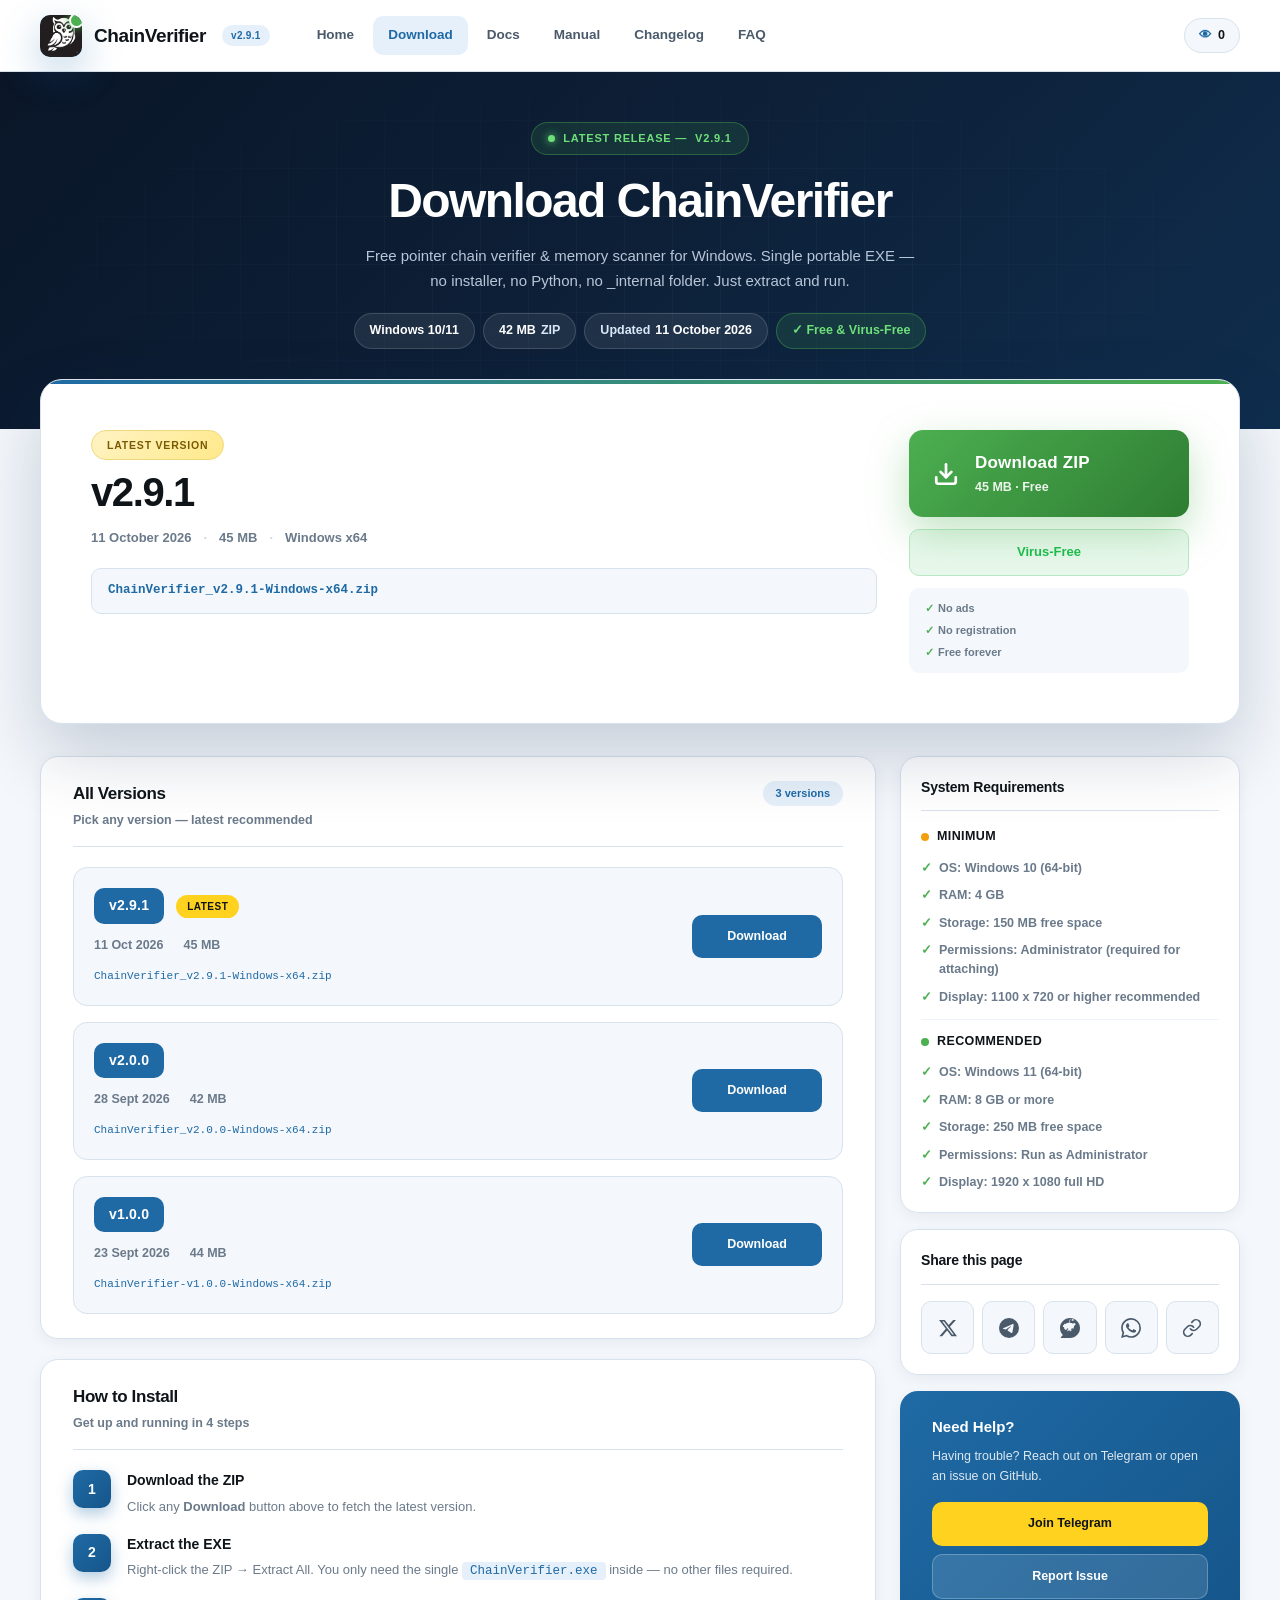
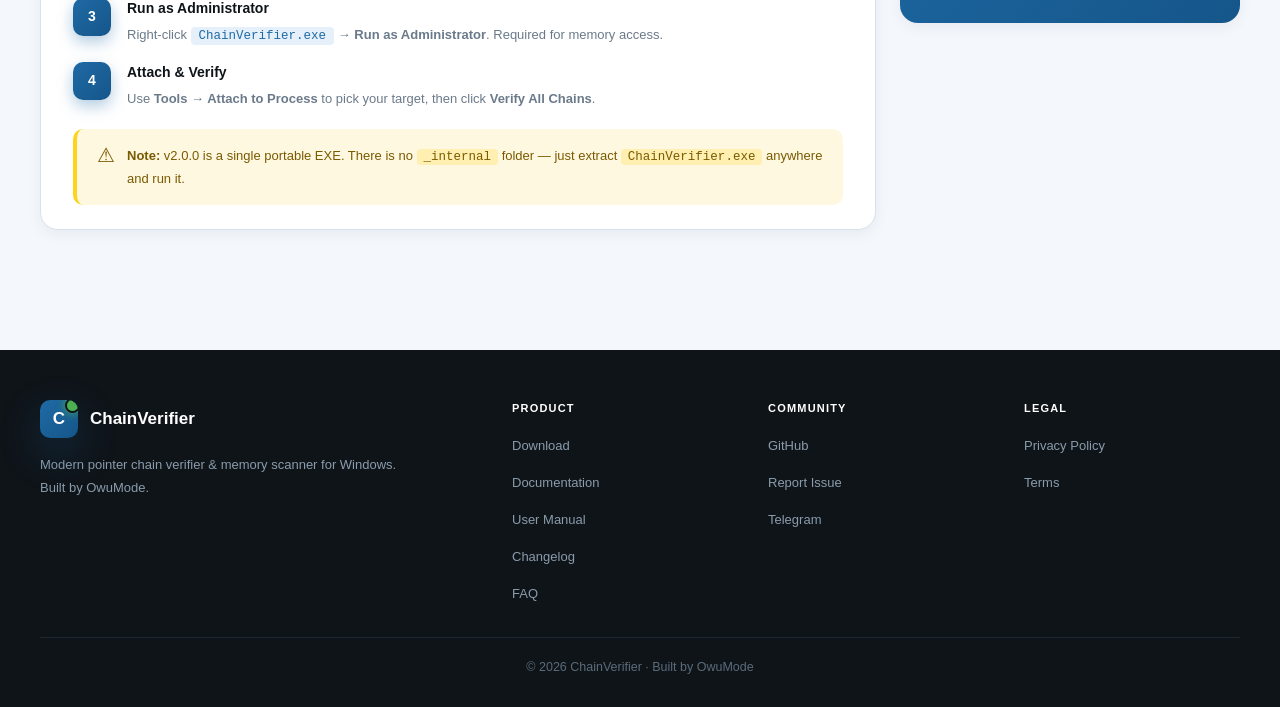
<file: download/download.html>
<!DOCTYPE html>
<html lang="en">
<head>
    <meta charset="UTF-8">
    <meta name="viewport" content="width=device-width, initial-scale=1.0">
    <title>Download ChainVerifier — Free Windows Pointer Chain Verifier</title>
    <meta name="description" content="Download the latest ChainVerifier for Windows. Free pointer chain verifier and memory scanner — all versions, checksums, requirements, and install guide.">
    <meta name="theme-color" content="#1f6aa5">
    <link rel="canonical" href="https://owumode.store/download/download.html">
    <link rel="icon" type="image/x-icon" href="../icon.ico">
    <link rel="shortcut icon" type="image/x-icon" href="../icon.ico">
    <link rel="apple-touch-icon" href="../icon.ico">
    <link rel="manifest" href="../manifest.json">
    <link rel="stylesheet" href="../style.css">
    <link rel="stylesheet" href="download.css">
</head>

<body>

    <header class="site-header">
        <div class="container header-inner">
            <a href="../index.html" class="brand">
                <span class="brand-logo"><img src="../logo.png" alt="ChainVerifier" onerror="this.parentNode.textContent='C';"></span>
                <span class="brand-name">ChainVerifier</span>
                <span class="brand-version" id="headerVersion">v2.0.0</span>
            </a>
            <nav class="nav-menu" id="navMenu">
                <a href="../index.html" class="nav-link" data-i18n="nav.home">Home</a>
                <a href="download.html" class="nav-link active" data-i18n="nav.download">Download</a>
                <a href="../docs/docs.html" class="nav-link" data-i18n="nav.docs">Docs</a>
                <a href="../docs/manual.html" class="nav-link" data-i18n="nav.manual">Manual</a>
                <a href="../changelog/changelog.html" class="nav-link" data-i18n="nav.changelog">Changelog</a>
                <a href="../faq/faq.html" class="nav-link" data-i18n="nav.faq">FAQ</a>
            </nav>
            <div class="visitor-counter">
                <span class="visitor-icon">👁</span>
                <span id="visitorCount">0</span>
            </div>
            <button class="mobile-menu-btn" id="mobileMenuBtn" type="button" aria-label="Menu">
                <span></span><span></span><span></span>
            </button>
        </div>
    </header>

    <main class="dl-page">

        <section class="dl-hero-section">
            <div class="dl-hero-bg-grid"></div>
            <div class="container dl-hero-inner">
                <div class="dl-hero-tag">
                    <span class="dl-hero-tag-dot"></span>
                    Latest Release — <span id="heroVersion">v2.0.0</span>
                </div>
                <h1 class="dl-hero-title">Download ChainVerifier</h1>
                <p class="dl-hero-desc">
                    Free pointer chain verifier & memory scanner for Windows. Single portable EXE — no installer, no Python, no _internal folder. Just extract and run.
                </p>
                <div class="dl-hero-meta">
                    <span class="dl-meta-chip"><b>Windows 10/11</b></span>
                    <span class="dl-meta-chip"><b>42 MB</b> ZIP</span>
                    <span class="dl-meta-chip">Updated <b id="heroDate">28 Sep 2026</b></span>
                    <span class="dl-meta-chip dl-meta-chip-green">✓ Free & Virus-Free</span>
                </div>
            </div>
        </section>

        <section class="dl-primary-section">
            <div class="container">
                <div id="latestCard"></div>
            </div>
        </section>

        <section class="dl-content-section">
            <div class="container">
                <div class="dl-layout">

                    <div class="dl-main">

                        <div class="dl-panel">
                            <div class="dl-panel-header">
                                <div>
                                    <h2 class="dl-panel-title">All Versions</h2>
                                    <p class="dl-panel-sub">Pick any version — latest recommended</p>
                                </div>
                                <span class="dl-panel-badge" id="versionCount">0 versions</span>
                            </div>
                            <div class="versions-list" id="versionsList"></div>
                        </div>

                        <div class="dl-panel">
                            <div class="dl-panel-header">
                                <div>
                                    <h2 class="dl-panel-title">How to Install</h2>
                                    <p class="dl-panel-sub">Get up and running in 4 steps</p>
                                </div>
                            </div>

                            <div class="install-steps">
                                <div class="install-step">
                                    <div class="install-step-num">1</div>
                                    <div class="install-step-body">
                                        <h4>Download the ZIP</h4>
                                        <p>Click any <b>Download</b> button above to fetch the latest version.</p>
                                    </div>
                                </div>
                                <div class="install-step">
                                    <div class="install-step-num">2</div>
                                    <div class="install-step-body">
                                        <h4>Extract the EXE</h4>
                                        <p>Right-click the ZIP → Extract All. You only need the single <code data-copy="ChainVerifier.exe">ChainVerifier.exe</code> inside — no other files required.</p>
                                    </div>
                                </div>
                                <div class="install-step">
                                    <div class="install-step-num">3</div>
                                    <div class="install-step-body">
                                        <h4>Run as Administrator</h4>
                                        <p>Right-click <code data-copy="ChainVerifier.exe">ChainVerifier.exe</code> → <b>Run as Administrator</b>. Required for memory access.</p>
                                    </div>
                                </div>
                                <div class="install-step">
                                    <div class="install-step-num">4</div>
                                    <div class="install-step-body">
                                        <h4>Attach & Verify</h4>
                                        <p>Use <b>Tools → Attach to Process</b> to pick your target, then click <b>Verify All Chains</b>.</p>
                                    </div>
                                </div>
                            </div>

                            <div class="install-warning">
                                <span class="install-warning-icon">⚠</span>
                                <div>
                                    <b>Note:</b> v2.0.0 is a single portable EXE. There is no <code data-copy="_internal">_internal</code> folder — just extract <code data-copy="ChainVerifier.exe">ChainVerifier.exe</code> anywhere and run it.
                                </div>
                            </div>
                        </div>

                    </div>

                    <aside class="dl-sidebar">

                        <div class="dl-panel dl-panel-compact">
                            <h3 class="dl-panel-title-sm">System Requirements</h3>
                            <div id="requirementsGrid"></div>
                        </div>

                        <div class="dl-panel dl-panel-compact">
                            <h3 class="dl-panel-title-sm">Share this page</h3>
                            <div id="shareRow"></div>
                        </div>

                        <div class="dl-panel dl-panel-help">
                            <h3 class="dl-help-title">Need Help?</h3>
                            <p class="dl-help-desc">Having trouble? Reach out on Telegram or open an issue on GitHub.</p>
                            <a href="https://t.me/owumode_chat" target="_blank" rel="noopener" class="dl-help-btn">Join Telegram</a>
                            <a href="https://github.com/owuMode/ChainVerifier/issues" target="_blank" rel="noopener" class="dl-help-btn dl-help-btn-secondary">Report Issue</a>
                        </div>

                    </aside>

                </div>
            </div>
        </section>

    </main>

    <!-- ═══════════════════════════════════════════
         DOWNLOAD AGREEMENT MODAL
         ═══════════════════════════════════════════ -->
    <div class="dl-modal-overlay" id="dlModalOverlay" role="dialog" aria-modal="true" aria-labelledby="dlModalTitle">
        <div class="dl-modal" id="dlModal">

            <!-- Header -->
            <div class="dl-modal-header">
                <div class="dl-modal-icon">
                    <svg viewBox="0 0 24 24" fill="none" stroke="currentColor" stroke-width="2" stroke-linecap="round" stroke-linejoin="round">
                        <path d="M21 15v4a2 2 0 0 1-2 2H5a2 2 0 0 1-2-2v-4"/>
                        <polyline points="7 10 12 15 17 10"/>
                        <line x1="12" y1="15" x2="12" y2="3"/>
                    </svg>
                </div>
                <div class="dl-modal-title-wrap">
                    <h3 class="dl-modal-title" id="dlModalTitle">Before You Download</h3>
                    <p class="dl-modal-subtitle">Please review and accept our terms</p>
                </div>
                <button class="dl-modal-close" id="dlModalClose" type="button" aria-label="Close">
                    <svg viewBox="0 0 24 24" fill="none" stroke="currentColor" stroke-width="2.5" stroke-linecap="round" stroke-linejoin="round">
                        <line x1="18" y1="6" x2="6" y2="18"/>
                        <line x1="6" y1="6" x2="18" y2="18"/>
                    </svg>
                </button>
            </div>

            <!-- Body -->
            <div class="dl-modal-body">

                <div class="dl-modal-file">
                    <div class="dl-modal-file-icon">
                        <svg viewBox="0 0 24 24" fill="none" stroke="currentColor" stroke-width="2" stroke-linecap="round" stroke-linejoin="round">
                            <path d="M21 15v4a2 2 0 0 1-2 2H5a2 2 0 0 1-2-2v-4"/>
                            <polyline points="7 10 12 15 17 10"/>
                            <line x1="12" y1="15" x2="12" y2="3"/>
                        </svg>
                    </div>
                    <div class="dl-modal-file-info">
                        <div class="dl-modal-file-name" id="dlModalFileName">ChainVerifier_v2.0.0.zip</div>
                        <div class="dl-modal-file-meta">
                            <span id="dlModalFileVersion">v2.0.0</span>
                            <span class="dl-modal-file-dot">·</span>
                            <span id="dlModalFileSize">42 MB</span>
                        </div>
                    </div>
                </div>

                <div class="dl-modal-text">
                    <p>By downloading ChainVerifier, you acknowledge and agree that:</p>
                    <ul>
                        <li>You have read and accept our <a href="../terms.html" target="_blank" rel="noopener">Terms of Use</a>.</li>
                        <li>You have read and accept our <a href="../privacy.html" target="_blank" rel="noopener">Privacy Policy</a>.</li>
                        <li>You will use this software only for legal and ethical purposes.</li>
                        <li>You are solely responsible for how you use this tool.</li>
                    </ul>
                </div>

                <div class="dl-modal-warning">
                    <div class="dl-modal-warning-icon">
                        <svg viewBox="0 0 24 24" fill="none" stroke="currentColor" stroke-width="2" stroke-linecap="round" stroke-linejoin="round">
                            <path d="M10.29 3.86L1.82 18a2 2 0 0 0 1.71 3h16.94a2 2 0 0 0 1.71-3L13.71 3.86a2 2 0 0 0-3.42 0z"/>
                            <line x1="12" y1="9" x2="12" y2="13"/>
                            <line x1="12" y1="17" x2="12.01" y2="17"/>
                        </svg>
                    </div>
                    <div class="dl-modal-warning-text">
                        <strong>Prohibited:</strong> Cheating in multiplayer games, bypassing anti-cheat, or any illegal activity is strictly forbidden.
                    </div>
                </div>

                <label class="dl-modal-checkbox" for="dlModalAgree">
                    <input type="checkbox" id="dlModalAgree">
                    <span class="dl-modal-checkbox-box">
                        <svg viewBox="0 0 24 24" fill="none" stroke="currentColor" stroke-width="3" stroke-linecap="round" stroke-linejoin="round">
                            <polyline points="20 6 9 17 4 12"/>
                        </svg>
                    </span>
                    <span class="dl-modal-checkbox-label">
                        I have read and agree to the <a href="../terms.html" target="_blank" rel="noopener">Terms of Use</a> and <a href="../privacy.html" target="_blank" rel="noopener">Privacy Policy</a>
                    </span>
                </label>

            </div>

            <!-- Footer -->
            <div class="dl-modal-footer">
                <button class="dl-modal-btn dl-modal-btn-cancel" id="dlModalCancel" type="button">
                    Cancel
                </button>
                <button class="dl-modal-btn dl-modal-btn-proceed" id="dlModalProceed" type="button" disabled>
                    <svg viewBox="0 0 24 24" fill="none" stroke="currentColor" stroke-width="2.5" stroke-linecap="round" stroke-linejoin="round">
                        <path d="M21 15v4a2 2 0 0 1-2 2H5a2 2 0 0 1-2-2v-4"/>
                        <polyline points="7 10 12 15 17 10"/>
                        <line x1="12" y1="15" x2="12" y2="3"/>
                    </svg>
                    <span>Agree &amp; Download</span>
                </button>
            </div>

        </div>
    </div>

    <div class="toast" id="toast"><span id="toastMessage"></span></div>

    <footer class="site-footer">
        <div class="container">
            <div class="footer-inner">
                <div>
                    <div class="footer-brand">
                        <span class="brand-logo">C</span>
                        <span>ChainVerifier</span>
                    </div>
                    <p class="footer-about">Modern pointer chain verifier & memory scanner for Windows. Built by OwuMode.</p>
                </div>
                <div class="footer-col">
                    <h4>Product</h4>
                    <ul>
                        <li><a href="download.html">Download</a></li>
                        <li><a href="../docs/docs.html">Documentation</a></li>
                        <li><a href="../docs/manual.html">User Manual</a></li>
                        <li><a href="../changelog/changelog.html">Changelog</a></li>
                        <li><a href="../faq/faq.html">FAQ</a></li>
                    </ul>
                </div>
                <div class="footer-col">
                    <h4>Community</h4>
                    <ul>
                        <li><a href="https://github.com/owuMode/ChainVerifier" target="_blank" rel="noopener">GitHub</a></li>
                        <li><a href="https://github.com/owuMode/ChainVerifier/issues" target="_blank" rel="noopener">Report Issue</a></li>
                        <li><a href="https://t.me/owumode_chat" target="_blank" rel="noopener">Telegram</a></li>
                    </ul>
                </div>
                <div class="footer-col">
                    <h4>Legal</h4>
                    <ul>
                        <li><a href="../privacy.html">Privacy Policy</a></li>
                        <li><a href="../terms.html">Terms</a></li>
                    </ul>
                </div>
            </div>
            <div class="footer-bottom">© 2026 ChainVerifier · Built by OwuMode</div>
        </div>
    </footer>

    <script src="../shared/data.js"></script>
    <script src="../shared/i18n.js"></script>
    <script src="../shared/ui-kit.js"></script>
    <script src="download.js"></script>
</body>
</html>
</file>
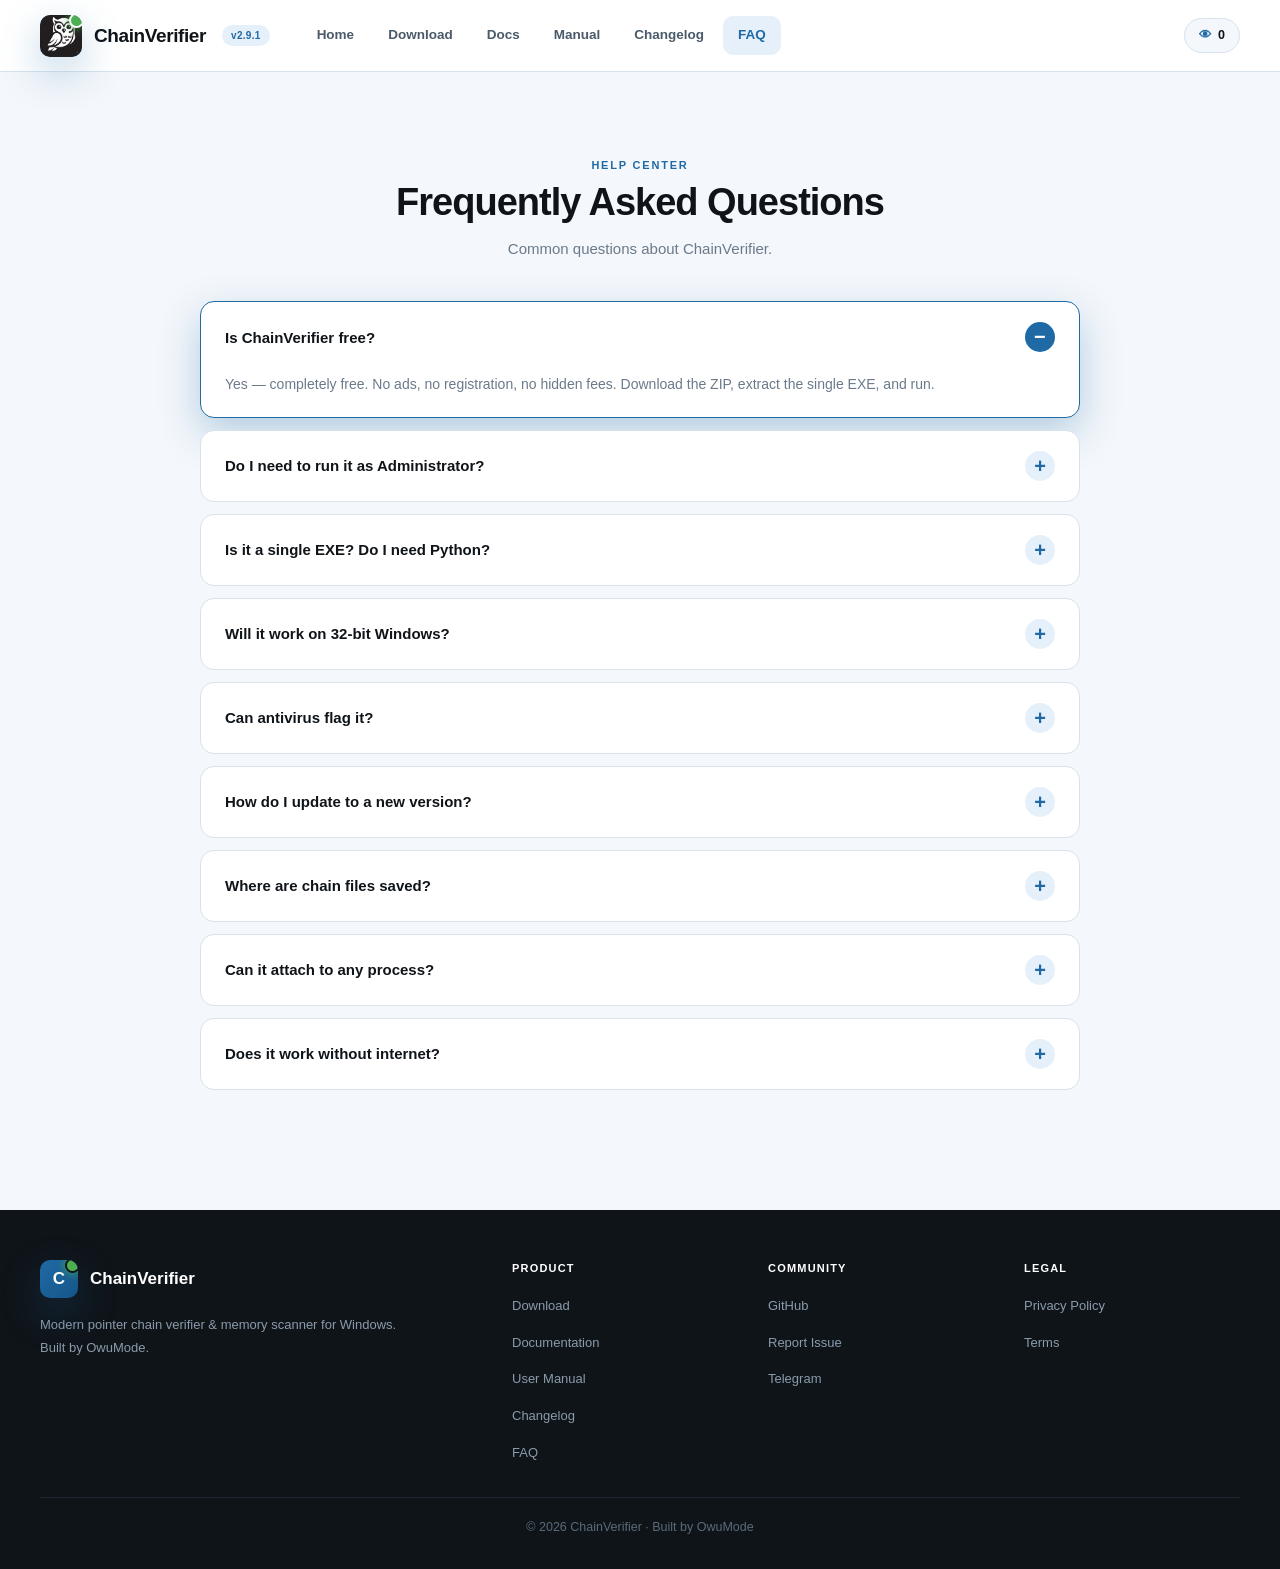
<file: faq/faq.html>
<!DOCTYPE html>
<html lang="en">
<head>
    <meta charset="UTF-8">
    <meta name="viewport" content="width=device-width, initial-scale=1.0">
    <title>FAQ - ChainVerifier</title>
    <meta name="description" content="Frequently asked questions about ChainVerifier — installation, admin rights, antivirus, updates, and usage.">
    <meta name="theme-color" content="#1f6aa5">
    <link rel="canonical" href="https://owumode.store/faq/faq.html">
    <link rel="icon" type="image/x-icon" href="../icon.ico">
    <link rel="shortcut icon" type="image/x-icon" href="../icon.ico">
    <link rel="apple-touch-icon" href="../icon.ico">
    <link rel="manifest" href="../manifest.json">
    <link rel="stylesheet" href="../style.css">
    <link rel="stylesheet" href="faq.css">

    <script type="application/ld+json">
    {
        "@context": "https://schema.org",
        "@type": "FAQPage",
        "mainEntity": [
            {
                "@type": "Question",
                "name": "Is ChainVerifier free?",
                "acceptedAnswer": {
                    "@type": "Answer",
                    "text": "Yes — completely free. No ads, no registration, no hidden fees."
                }
            },
            {
                "@type": "Question",
                "name": "Do I need to run it as Administrator?",
                "acceptedAnswer": {
                    "@type": "Answer",
                    "text": "Yes. To attach to other processes and read/write their memory, Windows requires admin privileges."
                }
            },
            {
                "@type": "Question",
                "name": "How do I update to a new version?",
                "acceptedAnswer": {
                    "@type": "Answer",
                    "text": "ChainVerifier checks GitHub on startup and shows a dialog when an update is available."
                }
            }
        ]
    }
    </script>
</head>
<body>

    <header class="site-header">
        <div class="container header-inner">
            <a href="../index.html" class="brand">
                <span class="brand-logo"><img src="../logo.png" alt="ChainVerifier" onerror="this.parentNode.textContent='C';"></span>
                <span class="brand-name">ChainVerifier</span>
                <span class="brand-version" id="headerVersion">v2.0.0</span>
            </a>
            <nav class="nav-menu" id="navMenu">
                <a href="../index.html" class="nav-link" data-i18n="nav.home">Home</a>
                <a href="../download/download.html" class="nav-link" data-i18n="nav.download">Download</a>
                <a href="../docs/docs.html" class="nav-link" data-i18n="nav.docs">Docs</a>
                <a href="../docs/manual.html" class="nav-link" data-i18n="nav.manual">Manual</a>
                <a href="../changelog/changelog.html" class="nav-link" data-i18n="nav.changelog">Changelog</a>
                <a href="faq.html" class="nav-link active" data-i18n="nav.faq">FAQ</a>
            </nav>
            <div class="visitor-counter">
                <span class="visitor-icon">👁</span>
                <span id="visitorCount">0</span>
            </div>
            <button class="mobile-menu-btn" id="mobileMenuBtn" type="button">
                <span></span><span></span><span></span>
            </button>
        </div>
    </header>

    <main class="section">
        <div class="container">
            <div class="section-header" style="text-align:center; margin-left:auto; margin-right:auto;">
                <span class="section-label">Help Center</span>
                <h1 class="section-title">Frequently Asked Questions</h1>
                <p class="section-desc" style="margin-left:auto; margin-right:auto;">Common questions about ChainVerifier.</p>
            </div>

            <div class="faq-grid" id="faqGrid"></div>
        </div>
    </main>

    <div class="toast" id="toast"><span id="toastMessage"></span></div>

    <footer class="site-footer">
        <div class="container">
            <div class="footer-inner">
                <div>
                    <div class="footer-brand">
                        <span class="brand-logo">C</span>
                        <span>ChainVerifier</span>
                    </div>
                    <p class="footer-about">Modern pointer chain verifier & memory scanner for Windows. Built by OwuMode.</p>
                </div>
                <div class="footer-col">
                    <h4>Product</h4>
                    <ul>
                        <li><a href="../download/download.html">Download</a></li>
                        <li><a href="../docs/docs.html">Documentation</a></li>
                        <li><a href="../docs/manual.html">User Manual</a></li>
                        <li><a href="../changelog/changelog.html">Changelog</a></li>
                        <li><a href="faq.html">FAQ</a></li>
                    </ul>
                </div>
                <div class="footer-col">
                    <h4>Community</h4>
                    <ul>
                        <li><a href="https://github.com/owuMode/ChainVerifier" target="_blank" rel="noopener">GitHub</a></li>
                        <li><a href="https://github.com/owuMode/ChainVerifier/issues" target="_blank" rel="noopener">Report Issue</a></li>
                        <li><a href="https://t.me/owumode" target="_blank" rel="noopener">Telegram</a></li>
                    </ul>
                </div>
                <div class="footer-col">
                    <h4>Legal</h4>
                    <ul>
                        <li><a href="../privacy.html">Privacy Policy</a></li>
                        <li><a href="../terms.html">Terms</a></li>
                    </ul>
                </div>
            </div>
            <div class="footer-bottom">© 2026 ChainVerifier · Built by OwuMode</div>
        </div>
    </footer>

    <script src="../shared/data.js"></script>
    <script src="../shared/i18n.js"></script>
    <script src="../shared/ui-kit.js"></script>
    <script src="faq.js"></script>
</body>
</html>
</file>
<file: style.css>
/* =========================================================
   ChainVerifier — Global Stylesheet (v3 — Design System)
   ========================================================= */

/* ═══════════════════════════════════════════════════════════
   1. DESIGN TOKENS
   ═══════════════════════════════════════════════════════════ */

:root {
    --primary: #1f6aa5;
    --primary-dark: #15568a;
    --primary-darker: #0f3d63;
    --primary-light: #e6f0fa;
    --primary-glow: rgba(31, 106, 165, 0.35);

    --green: #4caf50;
    --green-dark: #2e7d32;
    --green-light: #e8f8ec;

    --yellow: #ffd21f;
    --yellow-dark: #e6b800;

    --red: #ff5555;
    --red-dark: #c0392b;
    --red-light: #ffebee;

    --white: #ffffff;
    --black: #0f1419;
    --text: #1e2a35;
    --text-soft: #4a5a6a;
    --muted: #6b7a8a;
    --border: #d8e2ec;
    --border-soft: #eef3fc;
    --bg: #f4f7fb;
    --bg-dark: #0a1018;

    --space-1: 4px;
    --space-2: 8px;
    --space-3: 12px;
    --space-4: 16px;
    --space-5: 20px;
    --space-6: 24px;
    --space-7: 32px;
    --space-8: 40px;
    --space-9: 50px;
    --space-10: 60px;
    --space-12: 80px;
    --space-14: 100px;

    --radius-xs: 4px;
    --radius-sm: 6px;
    --radius-md: 10px;
    --radius-lg: 14px;
    --radius-xl: 18px;
    --radius-2xl: 22px;
    --radius-full: 999px;

    --text-xs: 11px;
    --text-sm: 12.5px;
    --text-base: 14px;
    --text-md: 15px;
    --text-lg: 17px;
    --text-xl: 20px;
    --text-2xl: 26px;
    --text-3xl: 34px;
    --text-4xl: 44px;
    --text-5xl: 56px;

    --fw-regular: 400;
    --fw-medium: 500;
    --fw-semibold: 600;
    --fw-bold: 700;
    --fw-extrabold: 800;
    --fw-black: 900;

    --shadow-xs: 0 2px 8px rgba(15, 40, 80, 0.04);
    --shadow-sm: 0 4px 15px rgba(15, 40, 80, 0.06);
    --shadow: 0 8px 25px rgba(15, 40, 80, 0.08);
    --shadow-lg: 0 20px 50px rgba(15, 40, 80, 0.15);
    --shadow-xl: 0 30px 70px rgba(15, 40, 80, 0.20);
    --shadow-glow-blue: 0 15px 40px rgba(31, 106, 165, 0.30);
    --shadow-glow-green: 0 15px 40px rgba(76, 175, 80, 0.35);

    --t-fast: 0.15s cubic-bezier(0.4, 0, 0.2, 1);
    --t-base: 0.25s cubic-bezier(0.4, 0, 0.2, 1);
    --t-slow: 0.4s cubic-bezier(0.4, 0, 0.2, 1);
    --t-slower: 0.55s cubic-bezier(0.4, 0, 0.2, 1);
}

* { box-sizing: border-box; margin: 0; padding: 0; }
html { scroll-behavior: smooth; }

body {
    font-family: 'Inter', 'Segoe UI', -apple-system, Arial, sans-serif;
    background: var(--bg);
    color: var(--text);
    min-height: 100vh;
    line-height: 1.55;
    -webkit-font-smoothing: antialiased;
    -moz-osx-font-smoothing: grayscale;
}

button, input, select, textarea { font: inherit; }
button { cursor: pointer; border: none; background: none; }
a { color: inherit; text-decoration: none; }
img { max-width: 100%; display: block; }

.container {
    width: min(1200px, calc(100% - 40px));
    margin: 0 auto;
}

/* ═══════════════════════════════════════════════════════════
   2. BASE COMPONENTS
   ═══════════════════════════════════════════════════════════ */

.btn {
    display: inline-flex;
    align-items: center;
    justify-content: center;
    gap: var(--space-2);
    height: 48px;
    padding: 0 var(--space-6);
    border-radius: var(--radius-md);
    font-size: var(--text-base);
    font-weight: var(--fw-extrabold);
    letter-spacing: 0.1px;
    transition: all var(--t-base);
    border: 1.5px solid transparent;
    text-decoration: none;
    cursor: pointer;
    white-space: nowrap;
    user-select: none;
}

.btn:focus-visible { outline: 2px solid var(--primary); outline-offset: 3px; }
.btn-sm { height: 40px; padding: 0 var(--space-4); font-size: var(--text-sm); }
.btn-lg { height: 56px; padding: 0 var(--space-8); font-size: var(--text-md); }

.btn-primary {
    background: linear-gradient(135deg, var(--primary) 0%, var(--primary-dark) 100%);
    color: var(--white);
    box-shadow: var(--shadow-glow-blue);
}
.btn-primary:hover { transform: translateY(-3px); box-shadow: 0 20px 45px rgba(31, 106, 165, 0.45); }

.btn-success {
    background: linear-gradient(135deg, var(--green) 0%, var(--green-dark) 100%);
    color: var(--white);
    box-shadow: var(--shadow-glow-green);
}
.btn-success:hover { transform: translateY(-3px); box-shadow: 0 20px 45px rgba(76, 175, 80, 0.5); }

.btn-secondary {
    background: var(--white);
    color: var(--text);
    border-color: var(--border);
}
.btn-secondary:hover {
    background: var(--primary-light);
    border-color: var(--primary);
    color: var(--primary);
    transform: translateY(-2px);
}

.btn-ghost { background: transparent; color: var(--primary); border-color: transparent; }
.btn-ghost:hover { background: var(--primary-light); }

.btn:disabled, .btn[disabled] { opacity: 0.5; cursor: not-allowed; transform: none !important; }

.card {
    background: var(--white);
    border: 1px solid var(--border);
    border-radius: var(--radius-lg);
    padding: var(--space-6);
    transition: all var(--t-base);
    position: relative;
}

.card-hover:hover { transform: translateY(-5px); border-color: var(--primary); box-shadow: var(--shadow-glow-blue); }
.card-elevated { box-shadow: var(--shadow); }

.chip {
    display: inline-flex;
    align-items: center;
    gap: var(--space-1);
    padding: 5px 12px;
    background: var(--primary-light);
    color: var(--primary);
    border-radius: var(--radius-full);
    font-size: var(--text-xs);
    font-weight: var(--fw-extrabold);
    letter-spacing: 0.5px;
    text-transform: uppercase;
    white-space: nowrap;
}

.chip-yellow { background: var(--yellow); color: var(--black); }
.chip-green  { background: var(--green-light); color: var(--green); }

.section-header { margin-bottom: var(--space-8); max-width: 720px; }
.section-header.centered { text-align: center; margin-left: auto; margin-right: auto; }

.section-label {
    display: inline-block;
    margin-bottom: var(--space-2);
    color: var(--primary);
    font-size: var(--text-xs);
    font-weight: var(--fw-black);
    letter-spacing: 1.8px;
    text-transform: uppercase;
}

.section-title {
    color: var(--black);
    font-size: clamp(26px, 3vw, 38px);
    font-weight: var(--fw-black);
    letter-spacing: -1px;
    line-height: 1.1;
    margin-bottom: var(--space-3);
}

.section-desc { color: var(--muted); font-size: var(--text-md); line-height: 1.7; max-width: 620px; }
.section-header.centered .section-desc { margin-left: auto; margin-right: auto; }
.section { padding: var(--space-12) 0; }
.section-alt { background: var(--white); }

/* ═══════════════════════════════════════════════════════════
   3. HEADER
   ═══════════════════════════════════════════════════════════ */

.site-header {
    width: 100%;
    height: 72px;
    background: rgba(255, 255, 255, 0.95);
    backdrop-filter: blur(12px);
    -webkit-backdrop-filter: blur(12px);
    border-bottom: 1px solid var(--border);
    position: sticky;
    top: 0;
    z-index: 1000;
}

.header-inner { height: 100%; display: flex; align-items: center; gap: var(--space-6); }

.brand { display: flex; align-items: center; gap: var(--space-3); flex-shrink: 0; }

.brand-logo {
    width: 42px;
    height: 42px;
    display: flex;
    align-items: center;
    justify-content: center;
    background: linear-gradient(135deg, var(--primary) 0%, var(--primary-dark) 100%);
    color: var(--white);
    border-radius: var(--radius-md);
    font-size: var(--text-xl);
    font-weight: var(--fw-black);
    box-shadow: var(--shadow-glow-blue);
    position: relative;
    overflow: hidden;
}

.brand-logo img { width: 100%; height: 100%; object-fit: cover; border-radius: var(--radius-md); }

.brand-logo::after {
    content: "";
    position: absolute;
    top: -2px; right: -2px;
    width: 11px; height: 11px;
    background: var(--green);
    border: 2.5px solid var(--white);
    border-radius: 50%;
    box-shadow: 0 0 10px var(--green);
    z-index: 2;
}

.brand-name { color: var(--black); font-size: 19px; font-weight: var(--fw-black); letter-spacing: -0.4px; }

.brand-version {
    display: inline-block;
    margin-left: var(--space-1);
    padding: 3px 9px;
    background: var(--primary-light);
    color: var(--primary);
    border-radius: var(--radius-full);
    font-size: 10px;
    font-weight: var(--fw-black);
    letter-spacing: 0.3px;
}

.nav-menu { display: flex; align-items: center; gap: var(--space-1); margin-left: var(--space-2); }

.nav-link {
    padding: 9px 15px;
    color: var(--text-soft);
    border-radius: var(--radius-md);
    font-size: 13.5px;
    font-weight: var(--fw-bold);
    transition: all var(--t-fast);
    position: relative;
}

.nav-link:hover { color: var(--primary); background: var(--primary-light); }
.nav-link.active { color: var(--primary); background: var(--primary-light); font-weight: var(--fw-extrabold); }

.visitor-counter {
    margin-left: auto;
    display: flex;
    align-items: center;
    gap: 6px;
    padding: 7px 14px;
    background: var(--bg);
    border: 1px solid var(--border);
    border-radius: var(--radius-full);
    font-size: var(--text-sm);
    font-weight: var(--fw-black);
    color: var(--black);
    white-space: nowrap;
    transition: all var(--t-fast);
}

.visitor-counter:hover { border-color: var(--primary); background: var(--primary-light); }
.visitor-icon { display: inline-flex; align-items: center; color: var(--primary); }

.mobile-menu-btn {
    display: none;
    width: 42px;
    height: 42px;
    border: 1px solid var(--border);
    border-radius: var(--radius-md);
    background: var(--white);
    flex-direction: column;
    align-items: center;
    justify-content: center;
    gap: 5px;
    transition: all var(--t-fast);
}

.mobile-menu-btn:hover { border-color: var(--primary); background: var(--primary-light); }
.mobile-menu-btn span { display: block; width: 20px; height: 2px; background: var(--text); border-radius: 5px; transition: all var(--t-fast); }

/* ═══════════════════════════════════════════════════════════
   4. HERO
   ═══════════════════════════════════════════════════════════ */

.hero {
    position: relative;
    overflow: hidden;
    padding: var(--space-14) 0 var(--space-12);
    background: linear-gradient(135deg, #0a1628 0%, #0d2038 45%, #0f2d4d 100%);
    color: var(--white);
}

.hero::before {
    content: "";
    position: absolute;
    inset: 0;
    background-image:
        radial-gradient(circle at 15% 20%, rgba(31, 106, 165, 0.35) 0%, transparent 50%),
        radial-gradient(circle at 85% 75%, rgba(76, 175, 80, 0.18) 0%, transparent 55%);
    pointer-events: none;
}

.hero-grid-overlay {
    position: absolute;
    inset: 0;
    background-image:
        linear-gradient(rgba(255, 255, 255, 0.025) 1px, transparent 1px),
        linear-gradient(90deg, rgba(255, 255, 255, 0.025) 1px, transparent 1px);
    background-size: 50px 50px;
    pointer-events: none;
    -webkit-mask-image: radial-gradient(ellipse at center, black 30%, transparent 75%);
            mask-image: radial-gradient(ellipse at center, black 30%, transparent 75%);
}

.hero-inner {
    position: relative;
    z-index: 2;
    display: grid;
    grid-template-columns: 1fr 480px;
    align-items: center;
    gap: var(--space-12);
}

.hero-label {
    display: inline-flex;
    align-items: center;
    gap: var(--space-2);
    padding: 7px 16px;
    background: rgba(76, 175, 80, 0.15);
    border: 1px solid rgba(76, 175, 80, 0.4);
    color: #6ee07a;
    border-radius: var(--radius-full);
    font-size: var(--text-xs);
    font-weight: var(--fw-black);
    letter-spacing: 1px;
    margin-bottom: var(--space-5);
    text-transform: uppercase;
}

.hero-label::before {
    content: "";
    width: 7px;
    height: 7px;
    background: #6ee07a;
    border-radius: 50%;
    box-shadow: 0 0 10px #6ee07a;
    animation: pulseDot 2s ease-in-out infinite;
}

@keyframes pulseDot {
    0%, 100% { opacity: 1; transform: scale(1); }
    50% { opacity: 0.4; transform: scale(1.3); }
}

.hero h1 {
    font-size: clamp(38px, 5vw, 62px);
    line-height: 1.02;
    letter-spacing: -2.2px;
    margin-bottom: var(--space-5);
    font-weight: var(--fw-black);
}

.hero h1 span {
    display: block;
    background: linear-gradient(135deg, #4a9eff 0%, #6ee07a 100%);
    -webkit-background-clip: text;
    -webkit-text-fill-color: transparent;
            background-clip: text;
}

.hero p { max-width: 500px; color: #b8c6d8; font-size: var(--text-md); line-height: 1.75; margin-bottom: var(--space-7); }

.hero-actions { display: flex; gap: var(--space-3); flex-wrap: wrap; }

.hero-btn {
    display: inline-flex;
    align-items: center;
    justify-content: center;
    gap: var(--space-2);
    min-height: 54px;
    padding: 0 var(--space-8);
    background: linear-gradient(135deg, var(--green) 0%, var(--green-dark) 100%);
    color: var(--white);
    border-radius: var(--radius-md);
    font-size: var(--text-md);
    font-weight: var(--fw-black);
    transition: all var(--t-base);
    box-shadow: 0 12px 30px rgba(76, 175, 80, 0.35);
    border: none;
}

.hero-btn:hover { transform: translateY(-3px); box-shadow: 0 20px 45px rgba(76, 175, 80, 0.5); }

.hero-btn-secondary {
    display: inline-flex;
    align-items: center;
    justify-content: center;
    gap: var(--space-2);
    min-height: 54px;
    padding: 0 var(--space-7);
    background: rgba(255, 255, 255, 0.08);
    color: var(--white);
    border: 1.5px solid rgba(255, 255, 255, 0.25);
    border-radius: var(--radius-md);
    font-size: var(--text-base);
    font-weight: var(--fw-extrabold);
    transition: all var(--t-fast);
}

.hero-btn-secondary:hover { background: rgba(255, 255, 255, 0.15); border-color: rgba(255, 255, 255, 0.5); transform: translateY(-2px); }

.hero-shot-wrap { display: flex; align-items: center; justify-content: center; position: relative; }

.hero-shot {
    width: 100%;
    max-width: 480px;
    aspect-ratio: 4 / 3;
    background: #0d1825;
    border: 1px solid #233245;
    border-radius: var(--radius-xl);
    overflow: hidden;
    box-shadow: 0 40px 80px rgba(0, 0, 0, 0.5), 0 0 0 1px rgba(31, 106, 165, 0.2);
    transform: perspective(1200px) rotateY(-6deg) rotateX(2deg);
    transition: transform var(--t-slower);
    position: relative;
    cursor: zoom-in;
}

.hero-shot:hover { transform: perspective(1200px) rotateY(-2deg) rotateX(0deg); }
.hero-shot img { width: 100%; height: 100%; object-fit: cover; display: block; }

.hero-shot-fallback {
    position: absolute;
    inset: 0;
    display: none;
    flex-direction: column;
    justify-content: center;
    padding: var(--space-6);
    font-family: 'JetBrains Mono', Consolas, monospace;
    font-size: var(--text-xs);
    color: #a8b8cc;
    background: #0d1825;
}

.hero-shot-fallback.show { display: flex; }

.hsf-bar {
    display: flex;
    align-items: center;
    gap: var(--space-2);
    padding: var(--space-2) var(--space-3);
    background: #0a1420;
    border: 1px solid #1a2636;
    border-radius: var(--radius-md);
    margin-bottom: var(--space-3);
}

.hsf-dot { width: 10px; height: 10px; border-radius: 50%; }
.hsf-dot.r { background: #ff5f56; }
.hsf-dot.y { background: #ffbd2e; }
.hsf-dot.g { background: #27c93f; }

.hsf-row {
    padding: 6px 0;
    display: grid;
    grid-template-columns: 1fr 60px 60px;
    gap: var(--space-2);
    border-bottom: 1px solid #16202e;
    font-size: 10px;
}
.hsf-row:last-child { border-bottom: none; }
.hsf-row.hd { color: #4a9eff; text-transform: uppercase; font-weight: var(--fw-black); }
.hsf-cell.b { color: #4a9eff; }
.hsf-cell.g { color: #6ee07a; }
.hsf-cell.v { color: #ffcc00; }

/* ═══════════════════════════════════════════════════════════
   5. STATS BAR
   ═══════════════════════════════════════════════════════════ */

.stats-bar { background: var(--white); border-bottom: 1px solid var(--border); padding: var(--space-7) 0; }
.stats-inner { display: grid; grid-template-columns: repeat(3, 1fr); gap: var(--space-5); }
.stat-item { text-align: center; padding: var(--space-3); border-right: 1px solid var(--border); }
.stat-item:last-child { border-right: none; }
.stat-value { font-size: var(--text-2xl); font-weight: var(--fw-black); color: var(--primary); letter-spacing: -1px; line-height: 1; margin-bottom: var(--space-2); }
.stat-label { color: var(--muted); font-size: var(--text-xs); font-weight: var(--fw-black); letter-spacing: 1.2px; text-transform: uppercase; }

/* ═══════════════════════════════════════════════════════════
   6. FEATURE CARDS
   ═══════════════════════════════════════════════════════════ */

.features-grid { display: grid; grid-template-columns: repeat(3, 1fr); gap: var(--space-5); }

.feature-card {
    padding: var(--space-7) var(--space-6);
    background: var(--white);
    border: 1px solid var(--border);
    border-radius: var(--radius-xl);
    transition: all var(--t-base);
    position: relative;
    overflow: hidden;
}

.feature-card::before {
    content: "";
    position: absolute;
    top: 0; left: 0;
    width: 100%;
    height: 3px;
    background: linear-gradient(90deg, var(--primary) 0%, var(--green) 100%);
    transform: scaleX(0);
    transform-origin: left;
    transition: transform var(--t-slow);
}

.feature-card:hover { transform: translateY(-6px); box-shadow: var(--shadow-glow-blue); border-color: var(--primary); }
.feature-card:hover::before { transform: scaleX(1); }

.feature-icon {
    width: 56px;
    height: 56px;
    display: flex;
    align-items: center;
    justify-content: center;
    background: linear-gradient(135deg, var(--primary-light) 0%, #d0e5f7 100%);
    border-radius: var(--radius-lg);
    font-size: 26px;
    margin-bottom: var(--space-5);
    transition: transform var(--t-base);
    color: var(--primary);
}

.feature-icon svg { width: 28px; height: 28px; stroke: currentColor; fill: none; stroke-width: 2; stroke-linecap: round; stroke-linejoin: round; }
.feature-card:hover .feature-icon { transform: scale(1.1) rotate(-4deg); }
.feature-card h3 { color: var(--black); font-size: var(--text-lg); font-weight: var(--fw-black); margin-bottom: var(--space-2); letter-spacing: -0.3px; }
.feature-card p { color: var(--muted); font-size: 13px; line-height: 1.7; }

/* ═══════════════════════════════════════════════════════════
   7. SCREENSHOTS
   ═══════════════════════════════════════════════════════════ */

.screenshots-grid { display: grid; grid-template-columns: repeat(3, 1fr); gap: var(--space-5); }

.shot-card {
    background: var(--white);
    border: 1px solid var(--border);
    border-radius: var(--radius-lg);
    overflow: hidden;
    transition: all var(--t-base);
}

.shot-card:hover { transform: translateY(-5px); box-shadow: var(--shadow-glow-blue); border-color: var(--primary); }

.shot-img-wrap { width: 100%; aspect-ratio: 4 / 3; background: #0d1825; overflow: hidden; position: relative; cursor: zoom-in; }
.shot-img-wrap img { width: 100%; height: 100%; object-fit: cover; transition: transform var(--t-slow); }
.shot-card:hover .shot-img-wrap img { transform: scale(1.05); }

.shot-img-fallback {
    position: absolute;
    inset: 0;
    display: flex;
    align-items: center;
    justify-content: center;
    background: linear-gradient(135deg, #0d1825 0%, #1a2636 100%);
    color: #4a9eff;
    font-size: 48px;
    font-weight: var(--fw-black);
}

.shot-info { padding: var(--space-5); }
.shot-info h3 { color: var(--black); font-size: var(--text-md); font-weight: var(--fw-black); margin-bottom: var(--space-1); }
.shot-info p { color: var(--muted); font-size: var(--text-sm); line-height: 1.55; }

/* ═══════════════════════════════════════════════════════════
   8. HOW IT WORKS
   ═══════════════════════════════════════════════════════════ */

.how-grid { display: grid; grid-template-columns: repeat(3, 1fr); gap: var(--space-6); }

.how-card {
    padding: var(--space-8) var(--space-6) var(--space-7);
    background: var(--white);
    border: 1px solid var(--border);
    border-radius: var(--radius-xl);
    position: relative;
    transition: all var(--t-base);
}

.how-card:hover { transform: translateY(-6px); box-shadow: var(--shadow-lg); border-color: var(--primary); }

.how-number {
    position: absolute;
    top: -16px;
    left: var(--space-6);
    width: 42px;
    height: 42px;
    display: flex;
    align-items: center;
    justify-content: center;
    background: linear-gradient(135deg, var(--primary) 0%, var(--primary-dark) 100%);
    color: var(--white);
    border-radius: var(--radius-md);
    font-size: var(--text-lg);
    font-weight: var(--fw-black);
    box-shadow: var(--shadow-glow-blue);
}

.how-card h3 { color: var(--black); font-size: var(--text-lg); font-weight: var(--fw-black); margin: var(--space-2) 0 var(--space-3); letter-spacing: -0.3px; }
.how-card p { color: var(--muted); font-size: 13px; line-height: 1.7; }
.how-card code { padding: 3px 9px; background: var(--primary-light); color: var(--primary); border-radius: var(--radius-xs); font-family: 'JetBrains Mono', Consolas, monospace; font-size: var(--text-sm); font-weight: var(--fw-semibold); }

/* ═══════════════════════════════════════════════════════════
   9. CTA CARD
   ═══════════════════════════════════════════════════════════ */

.cta-section { padding: 0 0 var(--space-12); }

.cta-card {
    position: relative;
    overflow: hidden;
    display: flex;
    align-items: center;
    gap: var(--space-7);
    padding: var(--space-9);
    background: linear-gradient(135deg, #0f2d4d 0%, #15568a 55%, #1f6aa5 100%);
    border-radius: var(--radius-2xl);
    color: var(--white);
    box-shadow: var(--shadow-glow-blue);
    flex-wrap: wrap;
}

.cta-card::before { content: ""; position: absolute; inset: 0; background-image: radial-gradient(circle at 15% 30%, rgba(76, 175, 80, 0.2) 0%, transparent 45%); pointer-events: none; }
.cta-left { position: relative; z-index: 2; flex: 1; min-width: 260px; }
.cta-left h2 { font-size: clamp(24px, 3vw, 32px); font-weight: var(--fw-black); letter-spacing: -0.8px; margin-bottom: var(--space-2); }
.cta-left p { color: rgba(255, 255, 255, 0.82); font-size: var(--text-base); line-height: 1.7; }
.cta-right { position: relative; z-index: 2; display: flex; gap: var(--space-3); flex-wrap: wrap; }

.cta-btn {
    display: inline-flex;
    align-items: center;
    justify-content: center;
    gap: var(--space-2);
    min-height: 54px;
    padding: 0 var(--space-8);
    background: linear-gradient(135deg, var(--green) 0%, var(--green-dark) 100%);
    color: var(--white);
    border-radius: var(--radius-md);
    font-size: var(--text-md);
    font-weight: var(--fw-black);
    transition: all var(--t-base);
    box-shadow: 0 12px 30px rgba(76, 175, 80, 0.35);
}

.cta-btn:hover { transform: translateY(-3px); box-shadow: 0 20px 45px rgba(76, 175, 80, 0.5); }

.cta-btn-secondary {
    display: inline-flex;
    align-items: center;
    justify-content: center;
    min-height: 54px;
    padding: 0 var(--space-7);
    background: rgba(255, 255, 255, 0.1);
    color: var(--white);
    border: 1.5px solid rgba(255, 255, 255, 0.3);
    border-radius: var(--radius-md);
    font-size: var(--text-base);
    font-weight: var(--fw-extrabold);
    transition: all var(--t-fast);
}

.cta-btn-secondary:hover { background: rgba(255, 255, 255, 0.2); border-color: rgba(255, 255, 255, 0.5); }

/* ═══════════════════════════════════════════════════════════
   10. FAQ
   ═══════════════════════════════════════════════════════════ */

.faq-grid { display: grid; grid-template-columns: 1fr; gap: var(--space-3); max-width: 880px; margin: 0 auto; }

.faq-item { background: var(--white); border: 1px solid var(--border); border-radius: var(--radius-lg); overflow: hidden; transition: all var(--t-fast); }
.faq-item[open] { border-color: var(--primary); box-shadow: var(--shadow-glow-blue); }

.faq-item summary {
    padding: var(--space-5) var(--space-6);
    cursor: pointer;
    display: flex;
    align-items: center;
    justify-content: space-between;
    gap: var(--space-4);
    font-size: var(--text-md);
    font-weight: var(--fw-black);
    color: var(--black);
    list-style: none;
    user-select: none;
    transition: all var(--t-fast);
}

.faq-item summary:hover { background: var(--bg); }
.faq-item summary::-webkit-details-marker { display: none; }

.faq-item summary::after {
    content: "+";
    width: 30px;
    height: 30px;
    display: flex;
    align-items: center;
    justify-content: center;
    background: var(--primary-light);
    color: var(--primary);
    border-radius: 50%;
    font-size: var(--text-xl);
    font-weight: var(--fw-black);
    line-height: 1;
    transition: all var(--t-base);
    flex-shrink: 0;
}

.faq-item[open] summary::after { content: "\2212"; transform: rotate(180deg); background: var(--primary); color: var(--white); }
.faq-item .faq-body { padding: 0 var(--space-6) var(--space-5); color: var(--muted); font-size: var(--text-base); line-height: 1.75; }

/* ═══════════════════════════════════════════════════════════
   11. TOAST
   ═══════════════════════════════════════════════════════════ */

.toast {
    position: fixed;
    left: 50%;
    bottom: var(--space-6);
    transform: translate(-50%, 20px);
    min-width: 240px;
    padding: var(--space-4) var(--space-5);
    background: var(--black);
    color: var(--white);
    border-radius: var(--radius-md);
    text-align: center;
    font-size: 13px;
    font-weight: var(--fw-bold);
    z-index: 3000;
    opacity: 0;
    visibility: hidden;
    transition: all var(--t-base);
    box-shadow: 0 15px 40px rgba(0, 0, 0, 0.35);
}

.toast.show { opacity: 1; visibility: visible; transform: translate(-50%, 0); }

/* ═══════════════════════════════════════════════════════════
   12. FOOTER
   ═══════════════════════════════════════════════════════════ */

.site-footer { background: var(--black); color: #8a9bab; padding: var(--space-9) 0 var(--space-7); margin-top: var(--space-8); }
.footer-inner { display: grid; grid-template-columns: 2fr 1fr 1fr 1fr; gap: var(--space-8); margin-bottom: var(--space-7); }

.footer-brand { display: flex; align-items: center; gap: var(--space-3); color: var(--white); font-size: var(--text-lg); font-weight: var(--fw-black); margin-bottom: var(--space-4); }
.footer-brand .brand-logo { width: 38px; height: 38px; font-size: var(--text-lg); }
.footer-brand .brand-logo::after { border-color: var(--black); }
.footer-about { font-size: 13px; line-height: 1.75; max-width: 380px; }
.footer-col h4 { color: var(--white); font-size: var(--text-xs); font-weight: var(--fw-black); letter-spacing: 1.2px; text-transform: uppercase; margin-bottom: var(--space-4); }
.footer-col ul { list-style: none; display: flex; flex-direction: column; gap: var(--space-3); }
.footer-col a { font-size: 13px; color: #8a9bab; transition: color var(--t-fast); }
.footer-col a:hover { color: var(--white); }
.footer-bottom { padding-top: var(--space-5); border-top: 1px solid #1e2832; text-align: center; font-size: var(--text-sm); color: #5a6b7a; }

/* ═══════════════════════════════════════════════════════════
   13. SPECIAL PAGES
   ═══════════════════════════════════════════════════════════ */

.error-page { padding: var(--space-14) 0; text-align: center; }

.error-code {
    font-size: clamp(80px, 15vw, 160px);
    font-weight: var(--fw-black);
    line-height: 1;
    letter-spacing: -6px;
    background: linear-gradient(135deg, var(--primary) 0%, var(--green) 100%);
    -webkit-background-clip: text;
    -webkit-text-fill-color: transparent;
            background-clip: text;
    margin-bottom: var(--space-5);
}

.error-title { font-size: clamp(24px, 3.5vw, 36px); font-weight: var(--fw-black); color: var(--black); letter-spacing: -0.8px; margin-bottom: var(--space-3); }
.error-desc { color: var(--muted); font-size: var(--text-md); line-height: 1.7; max-width: 480px; margin: 0 auto var(--space-7); }
.error-actions { display: flex; gap: var(--space-3); justify-content: center; flex-wrap: wrap; }

.skeleton {
    background: linear-gradient(90deg, #e8eef5 25%, #f4f8fc 50%, #e8eef5 75%);
    background-size: 200% 100%;
    animation: skeletonShimmer 1.4s ease-in-out infinite;
    border-radius: var(--radius-md);
    color: transparent !important;
    pointer-events: none;
}

@keyframes skeletonShimmer {
    0%   { background-position: 200% 0; }
    100% { background-position: -200% 0; }
}

.skeleton-line { height: 16px; margin-bottom: var(--space-2); border-radius: var(--radius-sm); }
.skeleton-line.short { width: 60%; }
.skeleton-line.tiny  { width: 35%; }
body.cv-low-end .skeleton { animation: none; background: #e8eef5; }

/* ═══════════════════════════════════════════════════════════
   14. FEATURE PACK
   ═══════════════════════════════════════════════════════════ */

.cv-lightbox {
    position: fixed;
    inset: 0;
    z-index: 9999;
    background: rgba(5, 10, 18, 0.94);
    display: flex;
    align-items: center;
    justify-content: center;
    padding: var(--space-7);
    opacity: 0;
    visibility: hidden;
    transition: opacity var(--t-base), visibility var(--t-base);
    cursor: zoom-out;
}

.cv-lightbox.open { opacity: 1; visibility: visible; }
.cv-lightbox-img { max-width: 95%; max-height: 92%; border-radius: var(--radius-lg); box-shadow: 0 40px 100px rgba(0, 0, 0, 0.75); transform: scale(0.94); transition: transform var(--t-base); }
.cv-lightbox.open .cv-lightbox-img { transform: scale(1); }

.cv-lightbox-close {
    position: absolute;
    top: var(--space-5);
    right: var(--space-6);
    width: 44px;
    height: 44px;
    background: rgba(255, 255, 255, 0.1);
    color: #fff;
    border: 1px solid rgba(255, 255, 255, 0.25);
    border-radius: 50%;
    font-size: 24px;
    font-weight: 300;
    line-height: 1;
    cursor: pointer;
    transition: all var(--t-fast);
}

.cv-lightbox-close:hover { background: rgba(255, 85, 85, 0.9); border-color: var(--red); transform: rotate(90deg); }

.cv-copy-btn {
    position: absolute;
    top: var(--space-2);
    right: var(--space-2);
    padding: 5px 12px;
    background: rgba(31, 106, 165, 0.9);
    color: #fff;
    border: none;
    border-radius: var(--radius-sm);
    font-size: var(--text-xs);
    font-weight: var(--fw-black);
    cursor: pointer;
    opacity: 0.75;
    transition: all var(--t-fast);
    z-index: 10;
}

.cv-copy-btn:hover { opacity: 1; background: var(--primary); transform: translateY(-1px); }
.cv-copy-btn.copied { background: var(--green); }
pre { position: relative; }

.cv-whatsnew-overlay {
    position: fixed;
    inset: 0;
    z-index: 9998;
    background: rgba(5, 10, 18, 0.55);
    backdrop-filter: blur(6px);
    -webkit-backdrop-filter: blur(6px);
    display: flex;
    align-items: center;
    justify-content: center;
    padding: var(--space-5);
    opacity: 0;
    visibility: hidden;
    transition: opacity var(--t-base), visibility var(--t-base);
}

.cv-whatsnew-overlay.open { opacity: 1; visibility: visible; }

.cv-whatsnew-modal {
    width: 100%;
    max-width: 460px;
    background: var(--white);
    border: 1px solid var(--border);
    border-radius: var(--radius-2xl);
    padding: var(--space-8) var(--space-7) var(--space-6);
    box-shadow: 0 30px 70px rgba(0, 0, 0, 0.35);
    position: relative;
    transform: translateY(16px) scale(0.97);
    transition: transform var(--t-slow);
}

.cv-whatsnew-overlay.open .cv-whatsnew-modal { transform: translateY(0) scale(1); }

.cv-whatsnew-close {
    position: absolute;
    top: var(--space-4);
    right: var(--space-4);
    width: 34px;
    height: 34px;
    background: transparent;
    color: var(--muted);
    border: none;
    font-size: 22px;
    line-height: 1;
    cursor: pointer;
    border-radius: 50%;
    transition: all var(--t-fast);
}

.cv-whatsnew-close:hover { background: var(--primary-light); color: var(--primary); }

.cv-whatsnew-badge {
    display: inline-block;
    padding: 6px 14px;
    background: linear-gradient(135deg, var(--primary) 0%, var(--primary-dark) 100%);
    color: #fff;
    border-radius: var(--radius-full);
    font-size: 10px;
    font-weight: var(--fw-black);
    letter-spacing: 1px;
    text-transform: uppercase;
    margin-bottom: var(--space-4);
}

.cv-whatsnew-title { color: var(--black); font-size: var(--text-2xl); font-weight: var(--fw-black); letter-spacing: -0.6px; margin-bottom: var(--space-1); }
.cv-whatsnew-sub { color: var(--muted); font-size: 13px; margin-bottom: var(--space-5); }

.cv-whatsnew-list { list-style: none; padding: 0; margin-bottom: var(--space-6); max-height: 220px; overflow-y: auto; }
.cv-whatsnew-list li { padding: var(--space-2) 0 var(--space-2) var(--space-6); color: var(--text); font-size: 13.5px; line-height: 1.65; position: relative; border-bottom: 1px solid var(--border-soft); }
.cv-whatsnew-list li:last-child { border-bottom: none; }
.cv-whatsnew-list li::before { content: "\2726"; position: absolute; left: 4px; color: var(--primary); font-weight: var(--fw-black); }

.cv-whatsnew-actions { display: flex; gap: var(--space-3); justify-content: flex-end; }

.cv-whatsnew-btn-secondary,
.cv-whatsnew-btn-primary {
    min-height: 44px;
    padding: 0 var(--space-6);
    border-radius: var(--radius-md);
    font-size: 13.5px;
    font-weight: var(--fw-black);
    display: inline-flex;
    align-items: center;
    justify-content: center;
    cursor: pointer;
    transition: all var(--t-fast);
    border: none;
}

.cv-whatsnew-btn-secondary { background: var(--bg); color: var(--text); border: 1px solid var(--border); }
.cv-whatsnew-btn-secondary:hover { background: var(--primary-light); border-color: var(--primary); color: var(--primary); }
.cv-whatsnew-btn-primary { background: var(--primary); color: #fff; text-decoration: none; }
.cv-whatsnew-btn-primary:hover { background: var(--primary-dark); transform: translateY(-2px); }

.cv-lang-switcher { display: flex; gap: 2px; padding: 3px; background: var(--bg); border: 1px solid var(--border); border-radius: var(--radius-full); }

.cv-lang-btn {
    padding: 5px 11px;
    background: transparent;
    color: var(--muted);
    border: none;
    border-radius: var(--radius-full);
    font-size: 10.5px;
    font-weight: var(--fw-black);
    letter-spacing: 0.5px;
    cursor: pointer;
    transition: all var(--t-fast);
}

.cv-lang-btn:hover { color: var(--primary); }
.cv-lang-btn.active { background: var(--primary); color: #fff; }

@media (max-width: 850px) { .cv-lang-switcher { display: none; } }

.hero-particles { position: absolute; inset: 0; overflow: hidden; pointer-events: none; z-index: 1; }

.hero-particle {
    position: absolute;
    width: 2px;
    height: 2px;
    background: rgba(74, 158, 255, 0.5);
    border-radius: 50%;
    box-shadow: 0 0 6px rgba(74, 158, 255, 0.8);
    animation: particleFloat linear infinite;
    will-change: transform;
}

@keyframes particleFloat {
    0%   { transform: translateY(100%) translateX(0); opacity: 0; }
    10%  { opacity: 1; }
    90%  { opacity: 1; }
    100% { transform: translateY(-100vh) translateX(20px); opacity: 0; }
}

body.cv-low-end .hero-particles { display: none; }
body.cv-low-end * { animation-duration: 0.01s !important; }

:focus-visible { outline: 2px solid var(--primary); outline-offset: 3px; border-radius: var(--radius-sm); }

@media (prefers-reduced-motion: reduce) {
    *, *::before, *::after {
        animation-duration: 0.01ms !important;
        transition-duration: 0.01ms !important;
    }
}

/* ═══════════════════════════════════════════════════════════
   15. RESPONSIVE
   ═══════════════════════════════════════════════════════════ */

@media (max-width: 1024px) {
    .hero-inner { grid-template-columns: 1fr; gap: var(--space-8); }
    .hero-shot-wrap { justify-content: flex-start; }
    .hero-shot { max-width: 520px; transform: none; }
    .features-grid { grid-template-columns: repeat(2, 1fr); }
    .how-grid { grid-template-columns: 1fr; }
    .screenshots-grid { grid-template-columns: 1fr 1fr; }
    .stats-inner { grid-template-columns: repeat(3, 1fr); }
    .footer-inner { grid-template-columns: 1fr 1fr; }
}

@media (max-width: 780px) {
    .container { width: calc(100% - 30px); }
    .site-header { height: 64px; }
    .nav-menu {
        display: none;
        position: absolute;
        top: 64px;
        left: 0;
        right: 0;
        padding: var(--space-3) var(--space-4);
        background: var(--white);
        border-bottom: 1px solid var(--border);
        box-shadow: 0 10px 20px rgba(15, 40, 80, 0.08);
        flex-direction: column;
        align-items: stretch;
    }
    .nav-menu.active { display: flex; }
    .mobile-menu-btn { display: flex; }
    .visitor-counter { margin-left: auto; }
    .hero { padding: var(--space-9) 0 var(--space-10); }
    .hero h1 { font-size: 40px; }
    .features-grid { grid-template-columns: 1fr; }
    .screenshots-grid { grid-template-columns: 1fr; }
    .section { padding: var(--space-9) 0; }
    .cta-card { padding: var(--space-6); text-align: center; justify-content: center; }
    .cta-right { width: 100%; justify-content: center; }
    .stats-inner { grid-template-columns: 1fr; }
    .stat-item { border-right: none; border-bottom: 1px solid var(--border); padding-bottom: var(--space-4); }
    .stat-item:last-child { border-bottom: none; }
}

@media (max-width: 520px) {
    .hero h1 { font-size: 34px; }
    .hero-shot { display: none; }
    .footer-inner { grid-template-columns: 1fr; text-align: center; }
    .footer-brand { justify-content: center; }
    .hero-actions { justify-content: center; }
}
</file>
<file: changelog/changelog.css>
/* =========================================================
   ChainVerifier — Changelog Page Styles (Compact)
   ========================================================= */

/* ─── Fallback variables ─── */
:root {
    --primary: #1f6aa5;
    --primary-dark: #15568a;
    --primary-light: #e6f0fa;
    --green: #4caf50;
    --yellow: #ffd21f;
    --black: #0f1419;
    --text: #1e2a35;
    --muted: #6b7a8a;
    --border: #d8e2ec;
    --white: #ffffff;
    --bg: #f4f7fb;
    --radius-md: 8px;
    --radius-lg: 10px;
    --radius-full: 999px;
    --space-2: 6px;
    --space-3: 10px;
    --space-4: 14px;
    --space-5: 18px;
    --space-6: 22px;
    --space-7: 28px;
    --text-xs: 10.5px;
    --text-sm: 12px;
    --text-base: 13px;
    --text-md: 14px;
    --text-lg: 15px;
    --fw-bold: 700;
    --fw-black: 900;
    --t-fast: 0.15s cubic-bezier(0.4, 0, 0.2, 1);
    --shadow-glow-blue: 0 8px 20px rgba(31, 106, 165, 0.18);
}

/* ─── Changelog List ─── */
.changelog-list {
    display: flex;
    flex-direction: column;
    gap: 12px;
    max-width: 900px;
    margin: 0 auto;
}

/* ─── Changelog Item (Compact Card) ─── */
.changelog-item {
    background: #ffffff;
    border: 1px solid #d8e2ec;
    border-radius: 10px;
    padding: 16px 20px;
    transition: all 0.15s ease;
    box-shadow: 0 2px 6px rgba(15, 40, 80, 0.04);
}

.changelog-item:hover {
    border-color: #1f6aa5;
    box-shadow: 0 8px 20px rgba(31, 106, 165, 0.15);
    transform: translateY(-1px);
}

/* ─── Head (version + date) ─── */
.changelog-head {
    display: flex;
    align-items: center;
    gap: 10px;
    margin-bottom: 10px;
    padding-bottom: 10px;
    border-bottom: 1px solid #eef3fc;
    flex-wrap: wrap;
}

.changelog-version {
    padding: 4px 12px;
    background: #1f6aa5;
    color: #ffffff;
    border-radius: 6px;
    font-size: 13px;
    font-weight: 900;
    letter-spacing: 0.2px;
}

.version-latest-badge {
    padding: 3px 9px;
    background: #ffd21f;
    color: #0f1419;
    border-radius: 999px;
    font-size: 9.5px;
    font-weight: 900;
    letter-spacing: 0.4px;
}

.changelog-date {
    color: #6b7a8a;
    font-size: 11.5px;
    font-weight: 700;
}

/* ─── List items ─── */
.changelog-list-items {
    list-style: none;
    padding: 0;
    margin: 0;
    display: grid;
    grid-template-columns: repeat(2, 1fr);
    gap: 4px 16px;
}

.changelog-list-items li {
    padding: 3px 0 3px 16px;
    color: #1e2a35;
    font-size: 12.5px;
    line-height: 1.5;
    position: relative;
    break-inside: avoid;
}

.changelog-list-items li::before {
    content: "\25B8";
    position: absolute;
    left: 0;
    color: #1f6aa5;
    font-weight: 900;
    font-size: 12px;
}

/* ─── Download button ─── */
.changelog-actions {
    margin-top: 12px;
    padding-top: 12px;
    border-top: 1px solid #eef3fc;
    display: flex;
    gap: 8px;
    flex-wrap: wrap;
}

.changelog-download {
    display: inline-flex;
    align-items: center;
    gap: 6px;
    padding: 7px 14px;
    background: #1f6aa5;
    color: #ffffff;
    border-radius: 6px;
    font-size: 11.5px;
    font-weight: 900;
    transition: all 0.15s ease;
    text-decoration: none;
}

.changelog-download:hover {
    background: #15568a;
    transform: translateY(-1px);
    box-shadow: 0 8px 20px rgba(31, 106, 165, 0.25);
}

/* ─── Loading spinner ─── */
.changelog-loading {
    padding: 40px 20px;
    text-align: center;
}

.changelog-loading-spinner {
    width: 36px;
    height: 36px;
    margin: 0 auto 14px;
    border: 3px solid #e6f0fa;
    border-top-color: #1f6aa5;
    border-radius: 50%;
    animation: spin 0.8s linear infinite;
}

@keyframes spin {
    to { transform: rotate(360deg); }
}

.changelog-loading-text {
    color: #6b7a8a;
    font-size: 12.5px;
    font-weight: 700;
}

/* ─── Responsive ─── */
@media (max-width: 720px) {
    .changelog-list-items {
        grid-template-columns: 1fr;
    }
    .changelog-item {
        padding: 14px 16px;
    }
    .changelog-version {
        font-size: 12px;
        padding: 3px 10px;
    }
    .changelog-list-items li {
        font-size: 12px;
    }
}
</file>
<file: docs/docs.css>
/* =========================================================
   ChainVerifier — Docs Page Styles
   ========================================================= */

/* ─── Hero ─── */
.docs-hero {
    background: linear-gradient(135deg, #0a1628 0%, #0d2038 50%, #0f2d4d 100%);
    color: #fff;
    padding: 60px 0 70px;
    position: relative;
    overflow: hidden;
}
.docs-hero::before {
    content: "";
    position: absolute;
    inset: 0;
    background-image:
        linear-gradient(rgba(255, 255, 255, 0.025) 1px, transparent 1px),
        linear-gradient(90deg, rgba(255, 255, 255, 0.025) 1px, transparent 1px);
    background-size: 48px 48px;
    -webkit-mask-image: radial-gradient(ellipse at center, black 30%, transparent 75%);
            mask-image: radial-gradient(ellipse at center, black 30%, transparent 75%);
    pointer-events: none;
}
.docs-hero-inner {
    position: relative;
    z-index: 2;
    text-align: center;
    max-width: 780px;
    margin: 0 auto;
}
.docs-hero-badge {
    display: inline-flex;
    align-items: center;
    gap: 8px;
    padding: 6px 16px;
    background: rgba(31, 106, 165, 0.2);
    border: 1px solid rgba(74, 158, 255, 0.4);
    color: #7ac0ff;
    border-radius: var(--radius-full);
    font-size: 11px;
    font-weight: 900;
    letter-spacing: 1px;
    text-transform: uppercase;
    margin-bottom: 20px;
}
.docs-hero-badge::before {
    content: "";
    width: 7px;
    height: 7px;
    background: #7ac0ff;
    border-radius: 50%;
    box-shadow: 0 0 10px #7ac0ff;
}
.docs-hero h1 {
    font-size: clamp(30px, 4.5vw, 48px);
    font-weight: 900;
    letter-spacing: -1.4px;
    line-height: 1.1;
    margin-bottom: 16px;
}
.docs-hero p {
    color: #b8c6d8;
    font-size: 15.5px;
    line-height: 1.7;
    max-width: 600px;
    margin: 0 auto 24px;
}
.docs-hero-meta {
    display: flex;
    gap: 10px;
    justify-content: center;
    flex-wrap: wrap;
}
.docs-hero-chip {
    display: inline-flex;
    align-items: center;
    gap: 6px;
    padding: 7px 15px;
    background: rgba(255, 255, 255, 0.08);
    border: 1px solid rgba(255, 255, 255, 0.15);
    border-radius: var(--radius-full);
    font-size: 12.5px;
    font-weight: 700;
    color: #d8e8f8;
}

/* ─── Layout ─── */
.docs-layout {
    display: grid;
    grid-template-columns: 260px 1fr;
    gap: 40px;
    align-items: start;
    max-width: 1200px;
    margin: 0 auto;
}

/* ─── Sidebar ─── */
.docs-sidebar {
    position: sticky;
    top: 96px;
    background: #fff;
    border: 1px solid var(--border);
    border-radius: 14px;
    padding: 20px;
    max-height: calc(100vh - 120px);
    overflow-y: auto;
    transition: all 0.25s ease;
}
.docs-sidebar h4 {
    color: var(--primary);
    font-size: 11px;
    font-weight: 900;
    letter-spacing: 1.5px;
    text-transform: uppercase;
    margin-bottom: 12px;
    padding-bottom: 12px;
    border-bottom: 1px solid var(--border);
}
.docs-sidebar ul {
    list-style: none;
    padding: 0;
    display: flex;
    flex-direction: column;
    gap: 3px;
}
.docs-sidebar a {
    display: flex;
    align-items: center;
    gap: 8px;
    padding: 8px 12px;
    color: var(--text);
    border-radius: 8px;
    font-size: 12.5px;
    font-weight: 700;
    transition: all 0.15s ease;
    line-height: 1.4;
}
.docs-sidebar a:hover {
    background: var(--primary-light);
    color: var(--primary);
    transform: translateX(3px);
}
.docs-sidebar a.active {
    background: var(--primary);
    color: #fff;
}
.docs-sidebar-num {
    display: inline-flex;
    align-items: center;
    justify-content: center;
    width: 20px;
    height: 20px;
    background: var(--primary-light);
    color: var(--primary);
    border-radius: 5px;
    font-size: 10px;
    font-weight: 900;
    flex-shrink: 0;
}
.docs-sidebar a.active .docs-sidebar-num {
    background: rgba(255, 255, 255, 0.25);
    color: #fff;
}

/* ─── Content ─── */
.docs-content {
    background: #fff;
    border: 1px solid var(--border);
    border-radius: 14px;
    padding: 48px 56px;
}
.docs-content section {
    padding-bottom: 36px;
    margin-bottom: 36px;
    border-bottom: 1px solid var(--border);
    scroll-margin-top: 90px;
}
.docs-content section:last-child {
    border-bottom: none;
    padding-bottom: 0;
    margin-bottom: 0;
}
.docs-content h2 {
    color: var(--black);
    font-size: 26px;
    font-weight: 900;
    letter-spacing: -0.6px;
    margin-bottom: 16px;
    display: flex;
    align-items: center;
    gap: 12px;
}
.docs-content h2 .num {
    display: inline-flex;
    align-items: center;
    justify-content: center;
    width: 34px;
    height: 34px;
    background: linear-gradient(135deg, var(--primary) 0%, var(--primary-dark) 100%);
    color: #fff;
    border-radius: 9px;
    font-size: 15px;
    font-weight: 900;
    flex-shrink: 0;
    box-shadow: 0 6px 15px var(--primary-glow);
}
.docs-content h3 {
    color: var(--black);
    font-size: 17px;
    font-weight: 900;
    margin: 28px 0 12px;
    display: flex;
    align-items: center;
    gap: 8px;
}
.docs-content h3::before {
    content: "";
    width: 4px;
    height: 16px;
    background: var(--primary);
    border-radius: 2px;
    flex-shrink: 0;
}
.docs-content h4 {
    color: var(--black);
    font-size: 14.5px;
    font-weight: 800;
    margin: 20px 0 8px;
}
.docs-content p {
    color: var(--text);
    font-size: 14.5px;
    line-height: 1.85;
    margin-bottom: 16px;
}
.docs-content ul, .docs-content ol {
    padding-left: 24px;
    color: var(--text);
    font-size: 14.5px;
    line-height: 1.9;
    margin-bottom: 16px;
}
.docs-content li { margin-bottom: 8px; }
.docs-content strong { color: var(--black); font-weight: 800; }
.docs-content a {
    color: var(--primary);
    font-weight: 700;
    text-decoration: underline;
    text-decoration-color: rgba(31, 106, 165, 0.3);
    text-underline-offset: 3px;
    transition: all 0.15s ease;
}
.docs-content a:hover { text-decoration-color: var(--primary); }
.docs-content code {
    padding: 3px 9px;
    background: var(--primary-light);
    color: var(--primary);
    border-radius: 4px;
    font-family: 'JetBrains Mono', Consolas, monospace;
    font-size: 13px;
    font-weight: 600;
    cursor: pointer;
    transition: all 0.15s ease;
}
.docs-content code:hover {
    background: var(--primary);
    color: #fff;
}
.docs-content pre {
    background: #0d1825;
    color: #a8b8cc;
    padding: 20px 24px;
    border-radius: 10px;
    overflow-x: auto;
    font-family: 'JetBrains Mono', Consolas, monospace;
    font-size: 13px;
    line-height: 1.7;
    margin: 16px 0;
    position: relative;
    border: 1px solid #1a2636;
}
.docs-content pre code {
    background: transparent;
    color: inherit;
    padding: 0;
    cursor: text;
    font-weight: 400;
}

/* ─── Info Boxes ─── */
.docs-box {
    padding: 18px 22px;
    border-radius: 12px;
    margin: 20px 0;
    font-size: 14px;
    line-height: 1.75;
    display: flex;
    gap: 14px;
    align-items: flex-start;
}
.docs-box-icon {
    font-size: 20px;
    flex-shrink: 0;
    line-height: 1.2;
    display: flex;
    align-items: center;
}
.docs-box-icon svg {
    width: 22px;
    height: 22px;
    stroke-width: 2;
    fill: none;
    stroke: currentColor;
    stroke-linecap: round;
    stroke-linejoin: round;
}
.docs-box-info {
    background: var(--primary-light);
    border-left: 4px solid var(--primary);
    color: var(--text);
}
.docs-box-success {
    background: #e8f8ec;
    border-left: 4px solid var(--green);
    color: #1e5c2a;
}
.docs-box-warn {
    background: #fff8e1;
    border-left: 4px solid var(--yellow);
    color: #7a5a00;
}
.docs-box-danger {
    background: #ffebee;
    border-left: 4px solid var(--red);
    color: #a02020;
}
.docs-box strong { color: inherit; font-weight: 900; }

/* ─── Tables ─── */
.docs-table {
    width: 100%;
    border-collapse: collapse;
    margin: 20px 0;
    font-size: 13.5px;
    border: 1px solid var(--border);
    border-radius: 10px;
    overflow: hidden;
}
.docs-table th {
    background: var(--bg);
    color: var(--black);
    font-weight: 900;
    text-align: left;
    padding: 12px 16px;
    border-bottom: 1px solid var(--border);
    font-size: 12px;
    letter-spacing: 0.5px;
    text-transform: uppercase;
}
.docs-table td {
    padding: 12px 16px;
    border-bottom: 1px solid var(--border);
    color: var(--text);
    line-height: 1.6;
}
.docs-table tr:last-child td { border-bottom: none; }
.docs-table tr:hover td { background: var(--bg); }

/* ─── Steps ─── */
.docs-steps {
    display: flex;
    flex-direction: column;
    gap: 16px;
    margin: 20px 0;
}
.docs-step {
    display: flex;
    gap: 16px;
    align-items: flex-start;
    padding: 16px 20px;
    background: var(--bg);
    border-radius: 12px;
    border-left: 4px solid var(--primary);
}
.docs-step-num {
    display: inline-flex;
    align-items: center;
    justify-content: center;
    width: 32px;
    height: 32px;
    background: linear-gradient(135deg, var(--primary) 0%, var(--primary-dark) 100%);
    color: #fff;
    border-radius: 8px;
    font-size: 14px;
    font-weight: 900;
    flex-shrink: 0;
    box-shadow: 0 4px 10px var(--primary-glow);
}
.docs-step-body { flex: 1; min-width: 0; }
.docs-step-body h4 {
    color: var(--black);
    font-size: 14.5px;
    font-weight: 900;
    margin-bottom: 6px;
}
.docs-step-body p {
    color: var(--muted);
    font-size: 13.5px;
    line-height: 1.7;
    margin: 0;
}

/* ─── Cards ─── */
.docs-cards {
    display: grid;
    grid-template-columns: repeat(2, 1fr);
    gap: 16px;
    margin: 20px 0;
}
.docs-card {
    padding: 20px;
    background: var(--bg);
    border: 1px solid var(--border);
    border-radius: 12px;
    transition: all 0.2s ease;
}
.docs-card:hover {
    border-color: var(--primary);
    box-shadow: 0 8px 20px var(--primary-glow);
    transform: translateY(-2px);
}
.docs-card-icon {
    width: 40px;
    height: 40px;
    display: flex;
    align-items: center;
    justify-content: center;
    background: linear-gradient(135deg, var(--primary-light) 0%, #d0e5f7 100%);
    border-radius: 10px;
    margin-bottom: 12px;
    color: var(--primary);
}
.docs-card-icon svg {
    width: 22px;
    height: 22px;
    stroke: currentColor;
    fill: none;
    stroke-width: 2;
    stroke-linecap: round;
    stroke-linejoin: round;
}
.docs-card h4 {
    color: var(--black);
    font-size: 14.5px;
    font-weight: 900;
    margin-bottom: 6px;
}
.docs-card p {
    color: var(--muted);
    font-size: 13px;
    line-height: 1.6;
    margin: 0;
}

/* ─── Keyboard ─── */
.docs-kbd {
    display: inline-flex;
    align-items: center;
    gap: 2px;
    padding: 3px 9px;
    background: #fff;
    color: var(--black);
    border: 1.5px solid var(--border);
    border-bottom-width: 3px;
    border-radius: 6px;
    font-family: 'JetBrains Mono', Consolas, monospace;
    font-size: 12px;
    font-weight: 700;
    box-shadow: 0 1px 0 rgba(15, 40, 80, 0.05);
}

/* ─── Responsive ─── */
@media (max-width: 1024px) {
    .docs-layout { grid-template-columns: 1fr; gap: 20px; }
    .docs-sidebar { position: static; max-height: none; }
    .docs-content { padding: 32px 28px; }
    .docs-cards { grid-template-columns: 1fr; }
}
@media (max-width: 600px) {
    .docs-content { padding: 24px 20px; }
    .docs-content h2 { font-size: 22px; }
    .docs-content h2 .num { width: 30px; height: 30px; font-size: 13px; }
    .docs-table { font-size: 12.5px; }
    .docs-table th, .docs-table td { padding: 10px 12px; }
}
</file>
<file: download/download.css>
/* =========================================================
   ChainVerifier — Download Page Styles
   ========================================================= */

.dl-page { background: var(--bg); }

/* ─── Hero ─── */
.dl-hero-section {
    position: relative;
    overflow: hidden;
    padding: var(--space-9) 0 var(--space-12);
    background: linear-gradient(135deg, #0a1628 0%, #0d2038 50%, #0f2d4d 100%);
    color: #fff;
}
.dl-hero-bg-grid {
    position: absolute;
    inset: 0;
    background-image:
        linear-gradient(rgba(255, 255, 255, 0.03) 1px, transparent 1px),
        linear-gradient(90deg, rgba(255, 255, 255, 0.03) 1px, transparent 1px);
    background-size: 48px 48px;
    -webkit-mask-image: radial-gradient(ellipse at center, black 20%, transparent 80%);
            mask-image: radial-gradient(ellipse at center, black 20%, transparent 80%);
    pointer-events: none;
}
.dl-hero-inner { position: relative; z-index: 2; text-align: center; max-width: 820px; margin: 0 auto; }
.dl-hero-tag {
    display: inline-flex;
    align-items: center;
    gap: var(--space-2);
    padding: 7px 16px;
    background: rgba(76, 175, 80, 0.14);
    border: 1px solid rgba(76, 175, 80, 0.4);
    color: #6ee07a;
    border-radius: var(--radius-full);
    font-size: var(--text-xs);
    font-weight: var(--fw-black);
    letter-spacing: 0.8px;
    text-transform: uppercase;
    margin-bottom: var(--space-5);
}
.dl-hero-tag-dot {
    width: 7px;
    height: 7px;
    background: #6ee07a;
    border-radius: 50%;
    box-shadow: 0 0 8px #6ee07a;
    animation: pulseDot 2s ease-in-out infinite;
}
.dl-hero-title {
    font-size: clamp(30px, 4.5vw, 48px);
    font-weight: var(--fw-black);
    letter-spacing: -1.6px;
    line-height: 1.1;
    margin-bottom: var(--space-4);
}
.dl-hero-desc {
    color: #b8c6d8;
    font-size: var(--text-md);
    line-height: 1.65;
    max-width: 560px;
    margin: 0 auto var(--space-5);
}
.dl-hero-meta { display: flex; gap: var(--space-2); justify-content: center; flex-wrap: wrap; }
.dl-meta-chip {
    display: inline-flex;
    align-items: center;
    gap: 5px;
    padding: 7px 15px;
    background: rgba(255, 255, 255, 0.08);
    border: 1px solid rgba(255, 255, 255, 0.15);
    border-radius: var(--radius-full);
    font-size: var(--text-sm);
    font-weight: var(--fw-bold);
    color: #d8e8f8;
    transition: all var(--t-fast);
}
.dl-meta-chip:hover { background: rgba(255, 255, 255, 0.14); border-color: rgba(255, 255, 255, 0.3); }
.dl-meta-chip b { color: #fff; }
.dl-meta-chip-green { background: rgba(76, 175, 80, 0.15); border-color: rgba(76, 175, 80, 0.4); color: #6ee07a; }

/* ─── Latest Card ─── */
.dl-primary-section { padding: 0 0 var(--space-7); margin-top: -50px; position: relative; z-index: 3; }
.dl-latest-card {
    display: grid;
    grid-template-columns: 1fr 280px;
    gap: var(--space-7);
    padding: var(--space-9);
    background: #fff;
    border: 1px solid var(--border);
    border-radius: var(--radius-2xl);
    box-shadow: var(--shadow-xl);
    position: relative;
    overflow: hidden;
}
.dl-latest-card::before {
    content: "";
    position: absolute;
    top: 0; left: 0; right: 0;
    height: 4px;
    background: linear-gradient(90deg, var(--primary) 0%, var(--green) 100%);
}
.dl-latest-left { min-width: 0; }
.dl-latest-badge {
    display: inline-flex;
    align-items: center;
    gap: var(--space-1);
    padding: 6px 15px;
    background: linear-gradient(135deg, #fff3c4 0%, #ffe98a 100%);
    color: #7a5a00;
    border-radius: var(--radius-full);
    font-size: 10.5px;
    font-weight: var(--fw-black);
    letter-spacing: 0.8px;
    text-transform: uppercase;
    margin-bottom: var(--space-3);
    border: 1px solid #f0d97a;
}
.dl-latest-version {
    font-size: clamp(28px, 3.5vw, 40px);
    font-weight: var(--fw-black);
    letter-spacing: -1.4px;
    color: var(--black);
    line-height: 1;
    margin-bottom: var(--space-4);
}
.dl-latest-info-row {
    display: flex;
    align-items: center;
    gap: var(--space-3);
    flex-wrap: wrap;
    color: var(--muted);
    font-size: 13px;
    font-weight: var(--fw-bold);
    margin-bottom: var(--space-5);
}
.dl-info-item { display: inline-flex; align-items: center; gap: 5px; }
.dl-info-dot { color: #cbd5e1; }
.dl-latest-file {
    display: flex;
    align-items: center;
    gap: var(--space-2);
    padding: var(--space-3) var(--space-4);
    background: var(--bg);
    border: 1px solid var(--border);
    border-radius: var(--radius-md);
    font-size: var(--text-sm);
    margin-bottom: var(--space-4);
    flex-wrap: wrap;
}
.dl-latest-file code {
    font-family: 'JetBrains Mono', Consolas, monospace;
    color: var(--primary);
    font-weight: var(--fw-bold);
    background: transparent;
    padding: 0;
    cursor: pointer;
    word-break: break-all;
}
.dl-checksum { padding: var(--space-4) var(--space-5); background: var(--bg); border: 1px solid var(--border); border-radius: var(--radius-md); }
.dl-checksum-head { display: flex; justify-content: space-between; align-items: center; margin-bottom: var(--space-2); gap: var(--space-3); flex-wrap: wrap; }
.dl-checksum-label { font-size: var(--text-xs); font-weight: var(--fw-black); letter-spacing: 1px; text-transform: uppercase; color: var(--muted); }
.dl-checksum-copy {
    padding: 4px 12px;
    background: var(--white);
    border: 1px solid var(--border);
    color: var(--muted);
    border-radius: var(--radius-sm);
    font-size: 10.5px;
    font-weight: var(--fw-black);
    cursor: pointer;
    transition: all var(--t-fast);
}
.dl-checksum-copy:hover { background: var(--primary); color: #fff; border-color: var(--primary); }
.dl-checksum-value { font-family: 'JetBrains Mono', Consolas, monospace; font-size: 11.5px; color: var(--text); word-break: break-all; line-height: 1.55; }
.dl-latest-right { display: flex; flex-direction: column; gap: var(--space-3); justify-content: center; }

/* ─── Download Buttons ─── */
.dl-btn-primary {
    display: flex;
    align-items: center;
    gap: var(--space-4);
    padding: var(--space-5) var(--space-6);
    background: linear-gradient(135deg, var(--green) 0%, var(--green-dark) 100%);
    color: #fff;
    border-radius: var(--radius-lg);
    text-decoration: none;
    transition: all var(--t-base);
    box-shadow: var(--shadow-glow-green);
    position: relative;
    overflow: hidden;
    border: none;
    cursor: pointer;
    width: 100%;
}
.dl-btn-primary:hover { transform: translateY(-3px); box-shadow: 0 22px 50px rgba(76, 175, 80, 0.55); }
.dl-btn-icon { font-size: 28px; font-weight: var(--fw-black); display: inline-flex; align-items: center; }
.dl-btn-icon svg { width: 26px; height: 26px; stroke: currentColor; fill: none; stroke-width: 2.5; stroke-linecap: round; stroke-linejoin: round; }
.dl-btn-text { display: flex; flex-direction: column; text-align: left; gap: 2px; }
.dl-btn-main { font-size: var(--text-lg); font-weight: var(--fw-black); letter-spacing: 0.2px; }
.dl-btn-sub { font-size: var(--text-sm); opacity: 0.9; font-weight: var(--fw-bold); }

.dl-btn-secondary {
    display: flex;
    align-items: center;
    justify-content: center;
    gap: var(--space-2);
    padding: var(--space-3) var(--space-5);
    background: var(--bg);
    color: var(--text);
    border: 1px solid var(--border);
    border-radius: var(--radius-md);
    font-size: 13px;
    font-weight: var(--fw-black);
    text-decoration: none;
    transition: all var(--t-fast);
}
.dl-btn-secondary:hover { background: var(--primary-light); border-color: var(--primary); color: var(--primary); transform: translateY(-2px); }
.dl-btn-secondary-static { cursor: default; background: var(--green-light); border-color: #b8e8c5; color: #1abc4a; }
.dl-latest-trust {
    display: flex;
    flex-direction: column;
    gap: 5px;
    padding: var(--space-3) var(--space-4);
    background: var(--bg);
    border-radius: var(--radius-md);
    font-size: var(--text-xs);
    font-weight: var(--fw-bold);
    color: var(--muted);
}
.dl-latest-trust span::before { content: "\2713"; color: var(--green); margin-right: 4px; font-weight: var(--fw-black); }

/* ─── Content Section ─── */
.dl-content-section { padding: 0 0 var(--space-12); }
.dl-layout { display: grid; grid-template-columns: 1fr 340px; gap: var(--space-6); align-items: start; }
.dl-main { display: flex; flex-direction: column; gap: var(--space-5); }
.dl-sidebar { display: flex; flex-direction: column; gap: var(--space-4); position: sticky; top: 96px; }

.dl-panel { background: #fff; border: 1px solid var(--border); border-radius: var(--radius-xl); padding: var(--space-6) var(--space-7); box-shadow: var(--shadow-sm); }
.dl-panel-compact { padding: var(--space-5); }
.dl-panel-header {
    display: flex;
    align-items: flex-start;
    justify-content: space-between;
    gap: var(--space-4);
    margin-bottom: var(--space-5);
    padding-bottom: var(--space-4);
    border-bottom: 1px solid var(--border);
}
.dl-panel-title { color: var(--black); font-size: var(--text-lg); font-weight: var(--fw-black); letter-spacing: -0.4px; margin-bottom: var(--space-1); }
.dl-panel-title-sm {
    color: var(--black);
    font-size: var(--text-base);
    font-weight: var(--fw-black);
    letter-spacing: -0.2px;
    margin-bottom: var(--space-4);
    padding-bottom: var(--space-3);
    border-bottom: 1px solid var(--border);
}
.dl-panel-sub { color: var(--muted); font-size: var(--text-sm); font-weight: var(--fw-semibold); }
.dl-panel-badge { padding: 4px 13px; background: var(--primary-light); color: var(--primary); border-radius: var(--radius-full); font-size: var(--text-xs); font-weight: var(--fw-black); white-space: nowrap; }

/* ─── Version List ─── */
.versions-list { display: flex; flex-direction: column; gap: var(--space-4); }
.dl-version-item {
    display: grid;
    grid-template-columns: 1fr auto;
    gap: var(--space-4);
    padding: var(--space-5);
    background: var(--bg);
    border: 1px solid var(--border);
    border-radius: var(--radius-lg);
    transition: all var(--t-base);
    position: relative;
}
.dl-version-item:hover { background: var(--white); border-color: var(--primary); box-shadow: var(--shadow-glow-blue); transform: translateY(-2px); }
.dl-version-main { min-width: 0; display: flex; flex-direction: column; gap: var(--space-3); }
.dl-version-left { display: flex; align-items: center; gap: var(--space-3); flex-wrap: wrap; }
.dl-version-tag { padding: 7px 15px; background: var(--primary); color: #fff; border-radius: var(--radius-md); font-size: var(--text-base); font-weight: var(--fw-black); letter-spacing: 0.2px; }
.dl-version-latest { padding: 4px 11px; background: var(--yellow); color: var(--black); border-radius: var(--radius-full); font-size: 10px; font-weight: var(--fw-black); letter-spacing: 0.5px; }
.dl-version-meta { display: flex; gap: var(--space-5); flex-wrap: wrap; color: var(--muted); font-size: var(--text-sm); font-weight: var(--fw-bold); }
.dl-meta-item { display: inline-flex; align-items: center; gap: 5px; }
.dl-version-file { font-family: 'JetBrains Mono', Consolas, monospace; font-size: var(--text-xs); color: var(--muted); word-break: break-all; }
.dl-version-file code { background: transparent; padding: 0; color: var(--primary); cursor: pointer; }
.dl-version-actions { display: flex; flex-direction: column; gap: var(--space-2); justify-content: center; align-items: flex-end; }
.dl-version-btn {
    padding: var(--space-3) var(--space-6);
    background: var(--primary);
    color: #fff;
    border-radius: var(--radius-md);
    font-size: var(--text-sm);
    font-weight: var(--fw-black);
    transition: all var(--t-fast);
    white-space: nowrap;
    text-align: center;
    min-width: 130px;
    border: none;
    cursor: pointer;
}
.dl-version-btn:hover { background: var(--primary-dark); transform: translateY(-2px); box-shadow: var(--shadow-glow-blue); }
.dl-version-vt {
    width: 40px;
    height: 40px;
    display: flex;
    align-items: center;
    justify-content: center;
    background: var(--green-light);
    color: #1abc4a;
    border-radius: var(--radius-md);
    font-size: var(--text-lg);
    transition: all var(--t-fast);
}
.dl-version-vt:hover { background: #1abc4a; color: #fff; transform: scale(1.08); }
.dl-version-checksum {
    grid-column: 1 / -1;
    padding: var(--space-3) var(--space-4);
    background: var(--white);
    border: 1px solid var(--border);
    border-radius: var(--radius-md);
    font-size: var(--text-xs);
    display: flex;
    align-items: center;
    gap: var(--space-3);
    flex-wrap: wrap;
    margin-top: var(--space-2);
}
.dl-version-checksum code { font-family: 'JetBrains Mono', Consolas, monospace; color: var(--text); word-break: break-all; background: transparent; padding: 0; cursor: pointer; font-size: var(--text-xs); }

/* ─── Install Steps ─── */
.install-steps { display: flex; flex-direction: column; gap: var(--space-4); margin-bottom: var(--space-5); }
.install-step { display: flex; gap: var(--space-4); align-items: flex-start; }
.install-step-num {
    width: 38px;
    height: 38px;
    flex-shrink: 0;
    display: flex;
    align-items: center;
    justify-content: center;
    background: linear-gradient(135deg, var(--primary) 0%, var(--primary-dark) 100%);
    color: #fff;
    border-radius: var(--radius-md);
    font-size: var(--text-base);
    font-weight: var(--fw-black);
    box-shadow: 0 6px 15px var(--primary-glow);
}
.install-step-body { flex: 1; min-width: 0; }
.install-step-body h4 { color: var(--black); font-size: var(--text-base); font-weight: var(--fw-black); margin-bottom: var(--space-1); }
.install-step-body p { color: var(--muted); font-size: 13px; line-height: 1.65; }
.install-step-body code { padding: 2px 8px; background: var(--primary-light); color: var(--primary); border-radius: var(--radius-xs); font-family: 'JetBrains Mono', Consolas, monospace; font-size: var(--text-sm); cursor: pointer; }
.install-warning {
    display: flex;
    gap: var(--space-3);
    padding: var(--space-4) var(--space-5);
    background: #fff8e1;
    border-left: 4px solid var(--yellow);
    border-radius: var(--radius-md);
    color: #7a5a00;
    font-size: 13px;
    line-height: 1.65;
}
.install-warning-icon { font-size: var(--text-xl); flex-shrink: 0; line-height: 1; }
.install-warning code { background: rgba(255, 210, 31, 0.25); padding: 1px 7px; border-radius: var(--radius-xs); font-family: 'JetBrains Mono', Consolas, monospace; font-size: var(--text-sm); cursor: pointer; }

/* ─── Requirements ─── */
.dl-req-block { padding: var(--space-3) 0; border-bottom: 1px solid var(--border-soft); }
.dl-req-block:last-child { border-bottom: none; padding-bottom: 0; }
.dl-req-block:first-child { padding-top: 0; }
.dl-req-title { display: flex; align-items: center; gap: var(--space-2); font-size: var(--text-sm); font-weight: var(--fw-black); color: var(--black); letter-spacing: 0.4px; text-transform: uppercase; margin-bottom: var(--space-3); }
.dl-req-dot { width: 8px; height: 8px; border-radius: 50%; }
.dl-req-list { list-style: none; padding: 0; display: flex; flex-direction: column; gap: var(--space-2); }
.dl-req-list li { padding-left: 18px; position: relative; color: var(--muted); font-size: var(--text-sm); font-weight: var(--fw-semibold); line-height: 1.55; }
.dl-req-list li::before { content: "\2713"; position: absolute; left: 0; color: var(--green); font-weight: var(--fw-black); }

/* ─── Share Grid ─── */
.dl-share-grid { display: grid; grid-template-columns: repeat(5, 1fr); gap: var(--space-2); }
.dl-share-btn {
    aspect-ratio: 1;
    display: flex;
    align-items: center;
    justify-content: center;
    background: var(--bg);
    border: 1px solid var(--border);
    border-radius: var(--radius-md);
    color: var(--text-soft);
    cursor: pointer;
    transition: all var(--t-fast);
    text-decoration: none;
    padding: 0;
    position: relative;
}
.dl-share-btn svg { width: 20px; height: 20px; transition: transform var(--t-fast); display: block; }
.dl-share-btn:hover { transform: translateY(-3px); color: #fff; border-color: transparent; box-shadow: 0 8px 20px rgba(0, 0, 0, 0.15); }
.dl-share-btn:hover svg { transform: scale(1.1); }
.dl-share-twitter:hover  { background: #000000; }
.dl-share-telegram:hover { background: #229ED9; }
.dl-share-reddit:hover   { background: #FF4500; }
.dl-share-whatsapp:hover { background: #25D366; }
.dl-share-copy:hover     { background: var(--green); }

/* ─── Help Panel ─── */
.dl-panel-help { background: linear-gradient(135deg, var(--primary) 0%, var(--primary-dark) 100%); border: none; color: #fff; }
.dl-help-title { color: #fff; font-size: var(--text-md); font-weight: var(--fw-black); margin-bottom: var(--space-2); }
.dl-help-desc { color: rgba(255, 255, 255, 0.85); font-size: var(--text-sm); line-height: 1.6; margin-bottom: var(--space-4); }
.dl-help-btn {
    display: flex;
    align-items: center;
    justify-content: center;
    gap: var(--space-2);
    padding: var(--space-3) var(--space-4);
    background: var(--yellow);
    color: var(--black);
    border-radius: var(--radius-md);
    font-size: var(--text-sm);
    font-weight: var(--fw-black);
    transition: all var(--t-fast);
    margin-bottom: var(--space-2);
    text-decoration: none;
}
.dl-help-btn:hover { background: #ffe05a; transform: translateY(-2px); }
.dl-help-btn-secondary { background: rgba(255, 255, 255, 0.12); color: #fff; border: 1px solid rgba(255, 255, 255, 0.25); margin-bottom: 0; }
.dl-help-btn-secondary:hover { background: rgba(255, 255, 255, 0.22); }

/* ═══════════════════════════════════════════
   DOWNLOAD AGREEMENT MODAL
   ═══════════════════════════════════════════ */

.dl-modal-overlay {
    position: fixed;
    inset: 0;
    z-index: 9999;
    background: rgba(5, 10, 18, 0.65);
    backdrop-filter: blur(10px);
    -webkit-backdrop-filter: blur(10px);
    display: flex;
    align-items: center;
    justify-content: center;
    padding: var(--space-5);
    opacity: 0;
    visibility: hidden;
    transition: opacity 0.25s ease, visibility 0.25s ease;
}
.dl-modal-overlay.open {
    opacity: 1;
    visibility: visible;
}

.dl-modal {
    width: 100%;
    max-width: 560px;
    max-height: calc(100vh - 40px);
    background: #fff;
    border: 1px solid var(--border);
    border-radius: var(--radius-2xl);
    box-shadow: 0 40px 100px rgba(0, 0, 0, 0.5);
    position: relative;
    overflow: hidden;
    display: flex;
    flex-direction: column;
    transform: translateY(20px) scale(0.96);
    transition: transform 0.3s cubic-bezier(0.34, 1.56, 0.64, 1);
}
.dl-modal-overlay.open .dl-modal {
    transform: translateY(0) scale(1);
}
.dl-modal::before {
    content: "";
    position: absolute;
    top: 0; left: 0; right: 0;
    height: 4px;
    background: linear-gradient(90deg, var(--primary) 0%, var(--green) 100%);
}

/* Header */
.dl-modal-header {
    display: flex;
    align-items: center;
    gap: var(--space-4);
    padding: var(--space-6) var(--space-7) var(--space-4);
    border-bottom: 1px solid var(--border);
    position: relative;
}
.dl-modal-icon {
    width: 48px;
    height: 48px;
    display: flex;
    align-items: center;
    justify-content: center;
    background: linear-gradient(135deg, var(--primary) 0%, var(--primary-dark) 100%);
    color: #fff;
    border-radius: var(--radius-lg);
    flex-shrink: 0;
    box-shadow: 0 8px 20px var(--primary-glow);
}
.dl-modal-icon svg {
    width: 24px;
    height: 24px;
    stroke: currentColor;
    fill: none;
    stroke-width: 2.5;
    stroke-linecap: round;
    stroke-linejoin: round;
}
.dl-modal-title-wrap { flex: 1; min-width: 0; }
.dl-modal-title {
    color: var(--black);
    font-size: 19px;
    font-weight: 900;
    letter-spacing: -0.4px;
    margin-bottom: 2px;
}
.dl-modal-subtitle {
    color: var(--muted);
    font-size: 13px;
    font-weight: 600;
}
.dl-modal-close {
    width: 36px;
    height: 36px;
    display: flex;
    align-items: center;
    justify-content: center;
    background: transparent;
    color: var(--muted);
    border: 1px solid transparent;
    border-radius: var(--radius-md);
    cursor: pointer;
    transition: all var(--t-fast);
    flex-shrink: 0;
}
.dl-modal-close svg {
    width: 18px;
    height: 18px;
    stroke: currentColor;
    fill: none;
    stroke-width: 2.5;
    stroke-linecap: round;
    stroke-linejoin: round;
}
.dl-modal-close:hover {
    background: var(--red-light);
    color: var(--red);
    border-color: rgba(255, 85, 85, 0.3);
}

/* Body */
.dl-modal-body {
    padding: var(--space-5) var(--space-7) var(--space-6);
    overflow-y: auto;
    flex: 1;
}

/* File info */
.dl-modal-file {
    display: flex;
    align-items: center;
    gap: var(--space-4);
    padding: var(--space-4);
    background: var(--bg);
    border: 1px solid var(--border);
    border-radius: var(--radius-lg);
    margin-bottom: var(--space-5);
}
.dl-modal-file-icon {
    width: 42px;
    height: 42px;
    display: flex;
    align-items: center;
    justify-content: center;
    background: linear-gradient(135deg, var(--primary-light) 0%, #d0e5f7 100%);
    color: var(--primary);
    border-radius: var(--radius-md);
    flex-shrink: 0;
}
.dl-modal-file-icon svg {
    width: 22px;
    height: 22px;
    stroke: currentColor;
    fill: none;
    stroke-width: 2.2;
    stroke-linecap: round;
    stroke-linejoin: round;
}
.dl-modal-file-info { flex: 1; min-width: 0; }
.dl-modal-file-name {
    color: var(--primary);
    font-family: 'JetBrains Mono', Consolas, monospace;
    font-size: 12.5px;
    font-weight: 700;
    word-break: break-all;
    margin-bottom: 3px;
}
.dl-modal-file-meta {
    display: flex;
    align-items: center;
    gap: 6px;
    color: var(--muted);
    font-size: 12px;
    font-weight: 700;
}
.dl-modal-file-dot { color: #cbd5e1; }

/* Text */
.dl-modal-text {
    margin-bottom: var(--space-5);
}
.dl-modal-text p {
    color: var(--text);
    font-size: 13.5px;
    line-height: 1.7;
    margin-bottom: var(--space-3);
    font-weight: 600;
}
.dl-modal-text ul {
    list-style: none;
    padding: 0;
    display: flex;
    flex-direction: column;
    gap: 8px;
}
.dl-modal-text li {
    position: relative;
    padding-left: 22px;
    color: var(--text-soft);
    font-size: 13px;
    line-height: 1.6;
}
.dl-modal-text li::before {
    content: "";
    position: absolute;
    left: 6px;
    top: 8px;
    width: 6px;
    height: 6px;
    background: var(--primary);
    border-radius: 50%;
}
.dl-modal-text a {
    color: var(--primary);
    font-weight: 800;
    text-decoration: underline;
    text-decoration-color: rgba(31, 106, 165, 0.3);
    text-underline-offset: 3px;
    transition: all var(--t-fast);
}
.dl-modal-text a:hover {
    text-decoration-color: var(--primary);
}

/* Warning */
.dl-modal-warning {
    display: flex;
    gap: var(--space-3);
    padding: var(--space-3) var(--space-4);
    background: #fff8e1;
    border-left: 4px solid var(--yellow);
    border-radius: var(--radius-md);
    margin-bottom: var(--space-5);
}
.dl-modal-warning-icon {
    color: #b8860b;
    flex-shrink: 0;
    display: flex;
    align-items: flex-start;
    padding-top: 2px;
}
.dl-modal-warning-icon svg {
    width: 18px;
    height: 18px;
    stroke: currentColor;
    fill: none;
    stroke-width: 2.2;
    stroke-linecap: round;
    stroke-linejoin: round;
}
.dl-modal-warning-text {
    color: #7a5a00;
    font-size: 12.5px;
    line-height: 1.6;
}
.dl-modal-warning-text strong {
    color: #7a5a00;
    font-weight: 900;
}

/* Checkbox */
.dl-modal-checkbox {
    display: flex;
    align-items: flex-start;
    gap: var(--space-3);
    padding: var(--space-4);
    background: var(--bg);
    border: 2px solid var(--border);
    border-radius: var(--radius-lg);
    cursor: pointer;
    transition: all var(--t-fast);
    user-select: none;
}
.dl-modal-checkbox:hover {
    border-color: var(--primary);
    background: var(--primary-light);
}
.dl-modal-checkbox input[type="checkbox"] {
    position: absolute;
    opacity: 0;
    pointer-events: none;
}
.dl-modal-checkbox-box {
    width: 22px;
    height: 22px;
    flex-shrink: 0;
    display: flex;
    align-items: center;
    justify-content: center;
    background: #fff;
    border: 2px solid var(--border);
    border-radius: 6px;
    transition: all 0.15s ease;
    margin-top: 1px;
}
.dl-modal-checkbox-box svg {
    width: 14px;
    height: 14px;
    stroke: #fff;
    fill: none;
    stroke-width: 3;
    stroke-linecap: round;
    stroke-linejoin: round;
    opacity: 0;
    transform: scale(0.5);
    transition: all 0.2s cubic-bezier(0.34, 1.56, 0.64, 1);
}
.dl-modal-checkbox input:checked ~ .dl-modal-checkbox-box {
    background: var(--green);
    border-color: var(--green);
}
.dl-modal-checkbox input:checked ~ .dl-modal-checkbox-box svg {
    opacity: 1;
    transform: scale(1);
}
.dl-modal-checkbox-label {
    color: var(--text);
    font-size: 13px;
    line-height: 1.6;
    font-weight: 600;
}
.dl-modal-checkbox-label a {
    color: var(--primary);
    font-weight: 800;
    text-decoration: underline;
    text-decoration-color: rgba(31, 106, 165, 0.3);
    text-underline-offset: 3px;
    transition: all var(--t-fast);
}
.dl-modal-checkbox-label a:hover {
    text-decoration-color: var(--primary);
}

/* Footer */
.dl-modal-footer {
    display: flex;
    gap: var(--space-3);
    padding: var(--space-4) var(--space-7) var(--space-6);
    border-top: 1px solid var(--border);
    background: var(--bg);
    justify-content: flex-end;
}
.dl-modal-btn {
    display: inline-flex;
    align-items: center;
    justify-content: center;
    gap: var(--space-2);
    min-height: 46px;
    padding: 0 var(--space-6);
    border-radius: var(--radius-md);
    font-size: 13.5px;
    font-weight: 900;
    cursor: pointer;
    transition: all var(--t-fast);
    border: none;
    font-family: inherit;
}
.dl-modal-btn svg {
    width: 18px;
    height: 18px;
    stroke: currentColor;
    fill: none;
    stroke-width: 2.5;
    stroke-linecap: round;
    stroke-linejoin: round;
}
.dl-modal-btn-cancel {
    background: #fff;
    color: var(--text);
    border: 1.5px solid var(--border);
}
.dl-modal-btn-cancel:hover {
    background: var(--bg);
    border-color: var(--muted);
}
.dl-modal-btn-proceed {
    background: linear-gradient(135deg, var(--green) 0%, var(--green-dark) 100%);
    color: #fff;
    box-shadow: 0 8px 20px rgba(76, 175, 80, 0.35);
    min-width: 180px;
}
.dl-modal-btn-proceed:hover:not(:disabled) {
    transform: translateY(-2px);
    box-shadow: 0 12px 28px rgba(76, 175, 80, 0.5);
}
.dl-modal-btn-proceed:disabled {
    opacity: 0.45;
    cursor: not-allowed;
    box-shadow: none;
    filter: grayscale(0.4);
}

/* ─── Responsive ─── */
@media (max-width: 1024px) {
    .dl-latest-card { grid-template-columns: 1fr; gap: var(--space-6); }
    .dl-layout { grid-template-columns: 1fr; }
    .dl-sidebar { position: static; }
}
@media (max-width: 780px) {
    .dl-latest-card { padding: var(--space-6); }
    .dl-version-item { grid-template-columns: 1fr; }
    .dl-version-actions { flex-direction: row; align-items: center; justify-content: flex-start; }
    .dl-version-btn { min-width: 100%; }
}
@media (max-width: 600px) {
    .dl-modal-header { padding: var(--space-5) var(--space-5) var(--space-3); }
    .dl-modal-body { padding: var(--space-4) var(--space-5) var(--space-5); }
    .dl-modal-footer { padding: var(--space-4) var(--space-5) var(--space-5); flex-direction: column-reverse; }
    .dl-modal-btn { width: 100%; }
    .dl-modal-btn-proceed { min-width: 0; }
    .dl-modal-title { font-size: 17px; }
    .dl-modal-icon { width: 42px; height: 42px; }
    .dl-modal-icon svg { width: 20px; height: 20px; }
}
@media (max-width: 520px) {
    .dl-hero-section { padding: var(--space-8) 0 var(--space-10); }
    .dl-hero-title { font-size: 30px; }
    .dl-primary-section { margin-top: -30px; }
    .dl-latest-card { padding: var(--space-5); }
    .dl-panel { padding: var(--space-5); }
    .dl-share-grid { grid-template-columns: repeat(5, 1fr); gap: 5px; }
}
</file>
<file: faq/faq.css>
/* =========================================================
   ChainVerifier — FAQ Page Styles
   ========================================================= */

/* FAQ page uses global .faq-grid / .faq-item from style.css.
   Add any FAQ-specific overrides here if needed. */

.faq-grid {
    display: grid;
    grid-template-columns: 1fr;
    gap: var(--space-3);
    max-width: 880px;
    margin: 0 auto;
}
</file>
